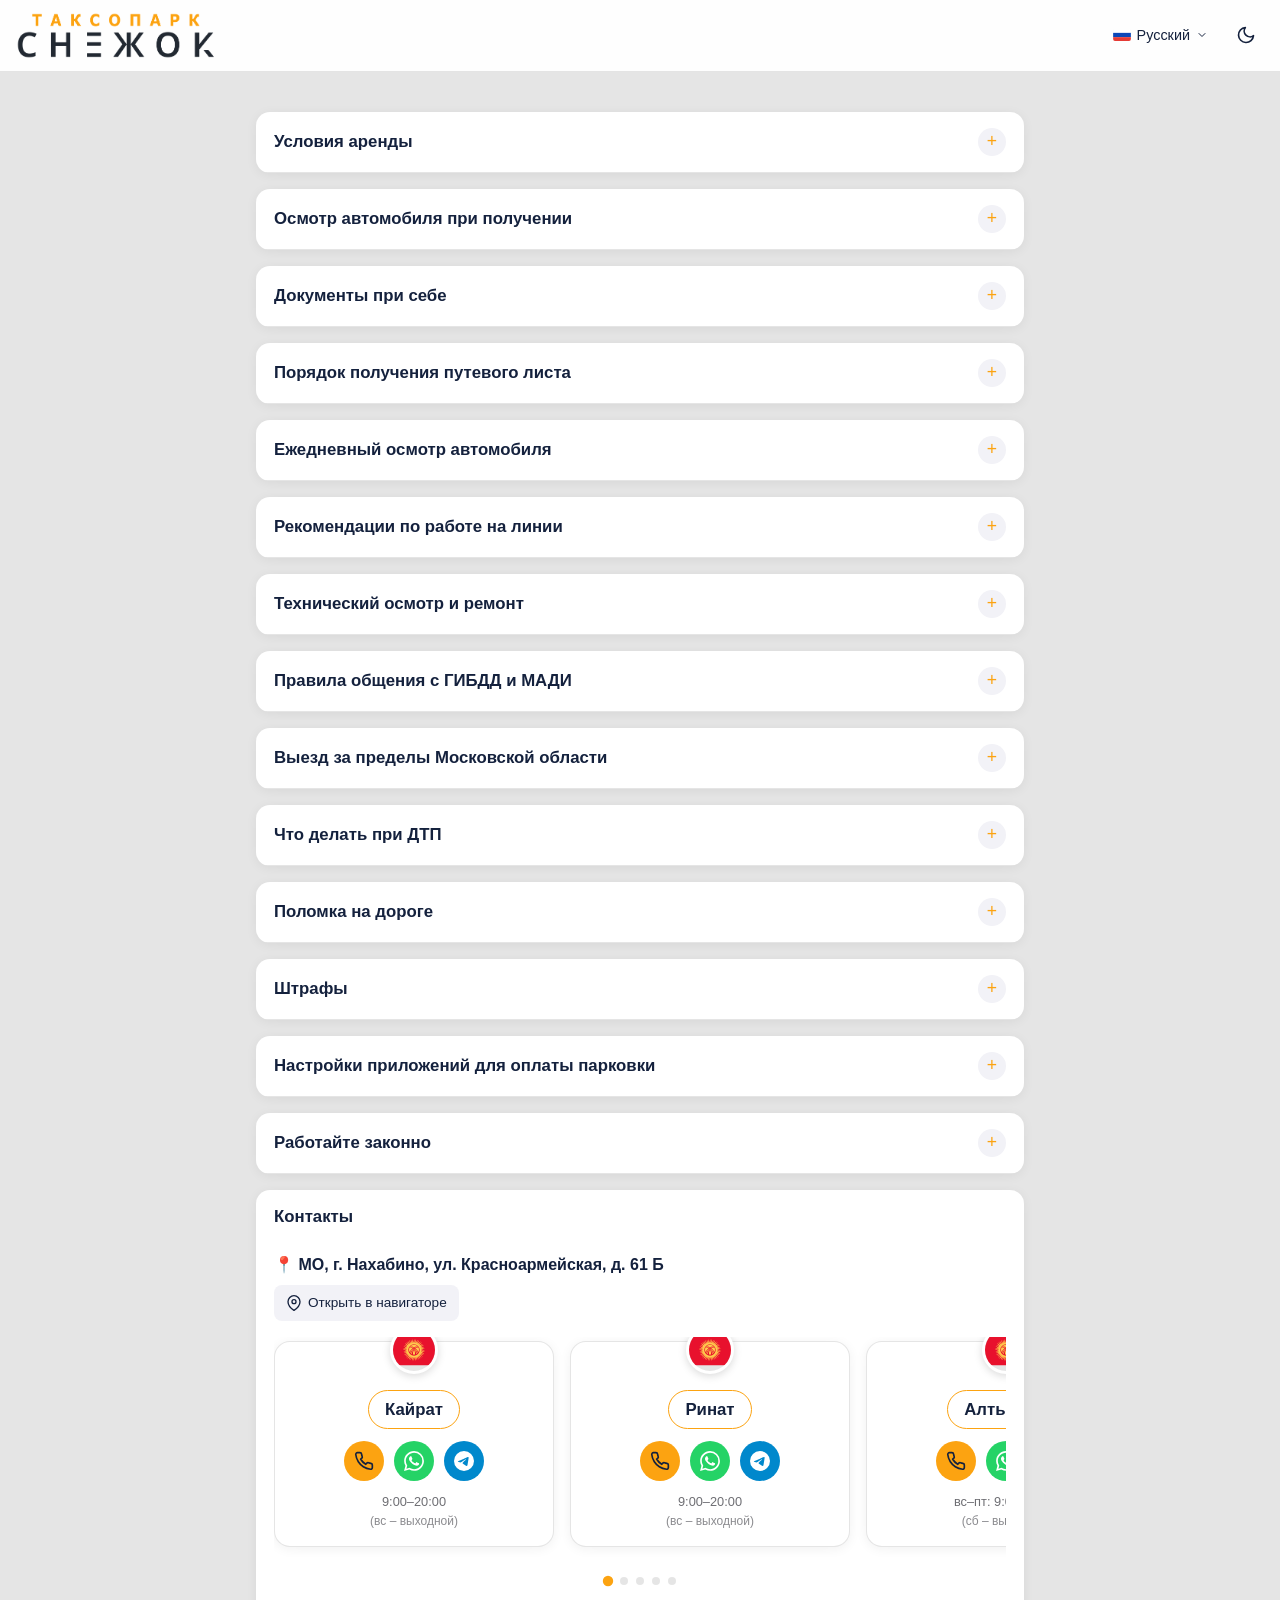
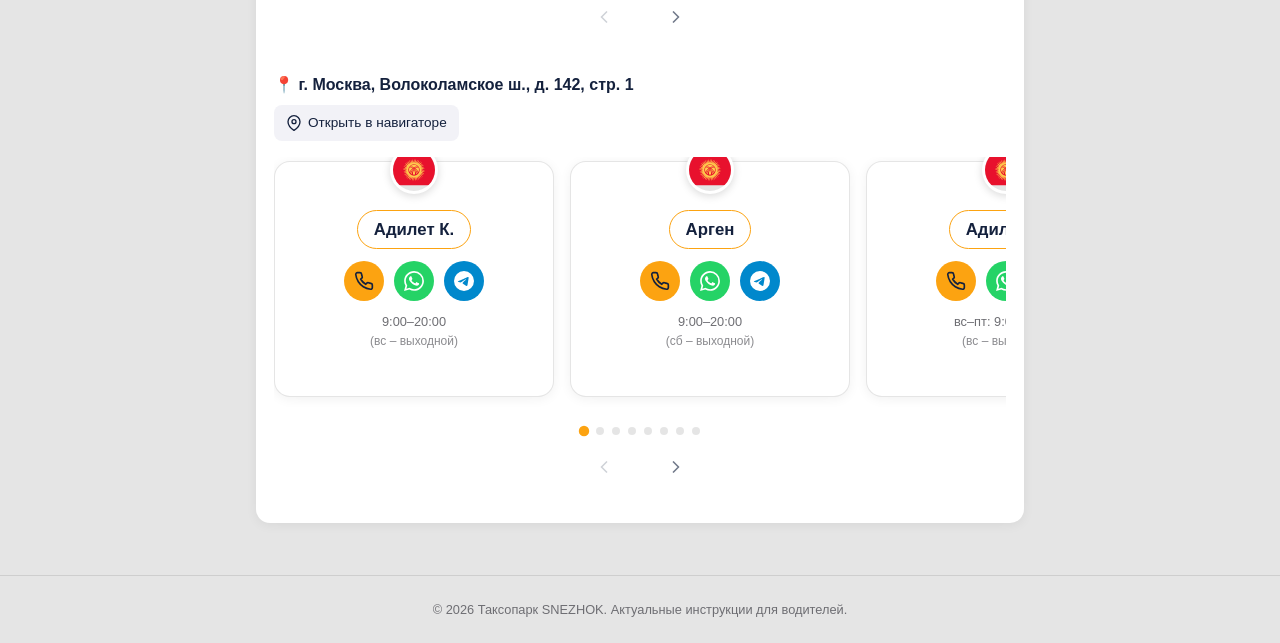
<file: index.html>
<!DOCTYPE html>
<html lang="ru" data-theme="light">
<head>
  <meta charset="UTF-8">
  <meta name="viewport" content="width=device-width, initial-scale=1.0">
  <title>Таксопарк SNEZHOK</title>
  <link rel="stylesheet" href="style.css">
</head>
<body>
  <header class="header">
   <div class="logo">
    <img src="img/logo/logo2.svg" alt="SNEZHOK" class="logo-image" fetchpriority="high">
</div>

    <div class="header-controls">
      <div class="lang-dropdown">
        <button class="lang-btn" id="lang-toggle" aria-label="Выбрать язык">
          <div id="current-flag-container"></div>
          <span id="current-lang-label">Русский</span>
          <svg class="icon-chevron" viewBox="0 0 24 24" fill="none" stroke="currentColor" stroke-width="2" stroke-linecap="round" stroke-linejoin="round"><path d="M6 9l6 6 6-6"/></svg>
        </button>
               <div class="dropdown-menu" id="lang-menu" role="listbox">
          <a class="lang-option" href="index.html" role="option"><img class="flag" src="img/flags/ru.svg" alt="Россия"><span>Русский</span></a>
          <a class="lang-option" href="kg.html" role="option"><img class="flag" src="img/flags/kg.svg" alt="Кыргызстан"><span>Кыргызча</span></a>
          <a class="lang-option" href="kz.html" role="option"><img class="flag" src="img/flags/kz.svg" alt="Казахстан"><span>Қазақша</span></a>
          <a class="lang-option" href="tj.html" role="option"><img class="flag" src="img/flags/tj.svg" alt="Таджикистан"><span>Тоҷикӣ</span></a>
          <a class="lang-option" href="tm.html" role="option"><img class="flag" src="img/flags/tm.svg" alt="Туркменистан"><span>Türkmençe</span></a>
          <a class="lang-option" href="uz.html" role="option"><img class="flag" src="img/flags/uz.svg" alt="Узбекистан"><span>Oʻzbekcha</span></a>
        </div>
      </div>

      <button class="icon-btn" id="theme-toggle" aria-label="Переключить тему">
        <svg class="icon sun" viewBox="0 0 24 24" fill="none" stroke="currentColor" stroke-width="2" stroke-linecap="round" stroke-linejoin="round"><circle cx="12" cy="12" r="5"/><path d="M12 1v2M12 21v2M4.22 4.22l1.42 1.42M18.36 18.36l1.42 1.42M1 12h2M21 12h2M4.22 19.78l1.42-1.42M18.36 5.64l1.42-1.42"/></svg>
        <svg class="icon moon" viewBox="0 0 24 24" fill="none" stroke="currentColor" stroke-width="2" stroke-linecap="round" stroke-linejoin="round"><path d="M21 12.79A9 9 0 1111.21 3 7 7 0 0021 12.79z"/></svg>
      </button>
    </div>
  </header>

  <main class="container">
    <!-- 1. Условия аренды -->
    <section class="accordion-block" id="conditions">
      <div class="accordion-header"><h2>Условия аренды</h2><button class="accordion-toggle" aria-expanded="true"><span class="icon-minus">−</span><span class="icon-plus">+</span></button></div>
      <div class="accordion-body">
        <ul class="check-list">
          <li>Минимальный срок аренды – <strong>14 дней</strong>.</li>
          <li>Первый день аренды – <strong>бесплатно</strong> (для новых водителей).</li>
          <li>Сдача автомобиля: понедельник – пятница.</li>
          <li>Оповестить начальника колонны о сдаче автомобиля необходимо <strong>за 3 дня</strong>.</li>
          <li>Списание аренды происходит ежедневно в <strong>12:00</strong>.</li>
          <li>Комиссия парка – <strong>3%</strong>.</li>
        </ul>
        <div class="info-block">
          <h3>Внутренняя страховка компании (КАСКО)</h3>
          <p>Стоимость: <strong>+100 ₽/день</strong>.</p>
          <p>В случае значительного повреждения автомобиля водитель оплачивает не более <strong>20 000 ₽</strong>, остальные расходы покрывает компания.</p>
          <p class="warning-text">Данная опция <strong>не действует</strong> в случае:</p>
          <ul>
            <li>передачи автомобиля постороннему лицу;</li>
            <li>нахождения за рулём в состоянии опьянения;</li>
            <li>грубого нарушения правил дорожного движения;</li>
            <li>умышленного повреждения автомобиля;</li>
            <li>уезда с места ДТП;</li>
            <li>отсутствия документов об оформлении ДТП;</li>
            <li>если машина была неисправна, и вы знали об этом;</li>
            <li>использования авто в личных целях.</li>
          </ul>
        </div>
        <p><strong>Водитель несёт материальную ответственность за:</strong> сколы, царапины, вмятины, повреждение ходовой части, покрышки, диски, стёкла автомобиля и иные повреждения.</p>
        <p>Оплата штрафов и проезда по ЦКАД и МСД производится автоматически со счёта мобильного приложения водителя. Штрафы свыше <strong>1 000 ₽</strong> списываются по <strong>1 000 ₽ ежедневно</strong>.</p>
        <div class="recommendation-box">
          <svg class="rec-icon" viewBox="0 0 24 24" fill="none" stroke="currentColor" stroke-width="2" stroke-linecap="round" stroke-linejoin="round"><circle cx="12" cy="12" r="10"/><line x1="15" y1="9" x2="9" y2="15"/><line x1="9" y1="9" x2="15" y2="15"/></svg>
          <div class="rec-content"><strong>Запрещена</strong> передача автомобиля другому лицу и нецелевое использование автомобиля.</div>
        </div>
      </div>
    </section>

    <!-- 2. Осмотр автомобиля -->
    <section class="accordion-block" id="car-inspect">
      <div class="accordion-header"><h2>Осмотр автомобиля при получении</h2><button class="accordion-toggle" aria-expanded="false"><span class="icon-minus">−</span><span class="icon-plus">+</span></button></div>
      <div class="accordion-body">
        <h3>Внешний вид:</h3>
        <ul class="check-list"><li>оклейка кузова;</li><li>наличие повреждений (царапин, вмятин и т.д.);</li><li>состояние салона;</li><li>состояние колёс;</li><li>целостность лобового стекла.</li></ul>
        <h3>Техническое состояние:</h3>
        <ul class="check-list"><li>уровень масла, тормозной и охлаждающей жидкостей;</li><li>состояние ремня генератора;</li><li>состояние аккумулятора.</li></ul>
        <h3>Световые приборы:</h3>
        <ul class="check-list"><li>габаритные огни, фары, поворотники, стоп-сигналы, лампы заднего хода.</li></ul>
        <h3>Наличие оборудования:</h3>
        <ul class="check-list"><li>шашка на крышу, боковые шашки;</li><li>знак аварийной остановки, огнетушитель, аптечка;</li><li>запасное колесо, домкрат, баллонный ключ.</li></ul>
        <div class="recommendation-box">
          <svg class="rec-icon" viewBox="0 0 24 24" fill="none" stroke="currentColor" stroke-width="2" stroke-linecap="round" stroke-linejoin="round"><path d="M14 2H6a2 2 0 00-2 2v16a2 2 0 002 2h12a2 2 0 002-2V8z"/><polyline points="14 2 14 8 20 8"/><line x1="16" y1="13" x2="8" y2="13"/><line x1="16" y1="17" x2="8" y2="17"/><polyline points="10 9 9 9 8 9"/></svg>
          <div class="rec-content">При получении автомобиля проверьте документы, сроки действия документов, сверьте регистрационные номера с документами.</div>
        </div>
      </div>
    </section>

    <!-- 3. Документы (КАРУСЕЛЬ) -->
    <section class="accordion-block" id="documents">
      <div class="accordion-header"><h2>Документы при себе</h2><button class="accordion-toggle" aria-expanded="false"><span class="icon-minus">−</span><span class="icon-plus">+</span></button></div>
      <div class="accordion-body">
        <div class="doc-carousel-wrapper">
          <div class="doc-carousel" id="doc-carousel">
            <div class="carousel-slide"><img src="img/driver_license/driver_license.webp" loading="lazy" alt="Водительское удостоверение"><p class="carousel-caption">Водительское удостоверение <span class="text-secondary">(проверьте срок действия)</span></p></div>
            <div class="carousel-slide"><img src="img/sts/sts_2.webp" loading="lazy" alt="Свидетельство о регистрации"><p class="carousel-caption">Свидетельство о регистрации (СТС) <span class="text-secondary">(проверьте срок действия)</span></p></div>
            <div class="carousel-slide"><img src="img/save/save.webp" loading="lazy" alt="Страховой полис ОСАГО"><p class="carousel-caption">Страховой полис ОСАГО <span class="text-secondary">(проверьте срок действия)</span></p></div>
            <div class="carousel-slide"><img src="img/diagnostic/diag_card.webp" loading="lazy" alt="Диагностическая карта"><p class="carousel-caption">Диагностическая карта <span class="text-secondary">(проверьте срок действия)</span></p></div>
            <div class="carousel-slide"><img src="img/road_list/road_list.webp" loading="lazy" alt="Заполненный путевой лист"><p class="carousel-caption">Заполненный путевой лист</p></div>
          </div>
          <div class="carousel-indicators" id="doc-indicators">
            <button class="indicator active" data-index="0"></button>
            <button class="indicator" data-index="1"></button>
            <button class="indicator" data-index="2"></button>
            <button class="indicator" data-index="3"></button>
            <button class="indicator" data-index="4"></button>
          </div>
          <!-- Стрелки навигации (добавить после КАЖДОГО carousel-indicators) -->
<div class="carousel-arrows">
  <button class="arrow-btn arrow-left" aria-label="Предыдущий слайд">
    <svg viewBox="0 0 24 24" fill="none" stroke="currentColor" stroke-width="2" stroke-linecap="round" stroke-linejoin="round"><path d="M15 18l-6-6 6-6"/></svg>
  </button>
  <button class="arrow-btn arrow-right" aria-label="Следующий слайд">
    <svg viewBox="0 0 24 24" fill="none" stroke="currentColor" stroke-width="2" stroke-linecap="round" stroke-linejoin="round"><path d="M9 18l6-6-6-6"/></svg>
  </button>
</div>
        </div>
      </div>
    </section>

    <!-- 4. Путевой лист -->
    <section class="accordion-block" id="waybill">
      <div class="accordion-header"><h2>Порядок получения путевого листа</h2><button class="accordion-toggle" aria-expanded="false"><span class="icon-minus">−</span><span class="icon-plus">+</span></button></div>
      <div class="accordion-body">
        <ol class="step-list">
          <li>По прибытии в парк, получите у механика документы на автомобиль, карточку фрахтовщика (перевозчика), путевой лист, «шашку» на крышу. Ставите <span class="highlight">подпись</span> о получении.</li>
          <li>Проходите медицинское освидетельствование (общее самочувствие, температура тела, артериальное давление, проверка на состояние опьянения), ставите <span class="highlight">время</span> и подпись у ответственного.</li>
          <li>Получаете у механика ключи от автомобиля и производите осмотр автомобиля. После завершения осмотра, <span class="highlight">время</span> и подпись у механика о выдаче транспортного средства.</li>
          <li>Ставите свою <span class="highlight">подпись</span> о приеме транспортного средства в технически исправном состоянии.</li>
          <li>Ставите <span class="highlight">подпись</span> в графе об осведомленности о действиях в случае утери «шашек», путевого листа или карты фрахтовщика.</li>
          <li>На выезде из парка ставите отметку о <span class="highlight">времени</span> выезда.</li>
          <li>Отметка о <span class="highlight">километраже</span> автомобиля на момент выезда.</li>
        </ol>

        <div class="waybill-warning">
          <svg class="warning-icon" viewBox="0 0 24 24" fill="none" stroke="currentColor" stroke-width="2" stroke-linecap="round" stroke-linejoin="round"><circle cx="12" cy="12" r="10"/><line x1="12" y1="8" x2="12" y2="12"/><line x1="12" y1="16" x2="12.01" y2="16"/></svg>
          <div>Неправильное заполнение путевого листа влечёт наложение штрафа в размере <strong>100 000 ₽</strong> и помещение автомобиля на штрафстоянку сроком до <strong>2 месяцев</strong>.</div>
        </div>

        <div class="info-note">
          <svg class="note-icon" viewBox="0 0 24 24" fill="none" stroke="currentColor" stroke-width="2" stroke-linecap="round" stroke-linejoin="round"><circle cx="12" cy="12" r="10"/><line x1="12" y1="16" x2="12" y2="12"/><line x1="12" y1="8" x2="12.01" y2="8"/></svg>
          <span>В отдельных случаях возможен выезд механика и медицинского работника к водителю.</span>
        </div>
      </div>
    </section>

        <!-- 5. Ежедневный осмотр -->
    <section class="accordion-block" id="daily-inspect">
      <div class="accordion-header"><h2>Ежедневный осмотр автомобиля</h2><button class="accordion-toggle" aria-expanded="false"><span class="icon-minus">−</span><span class="icon-plus">+</span></button></div>
      <div class="accordion-body">
        <ul class="check-list">
          <li>Обойдите автомобиль вокруг, убедитесь в отсутствии повреждений.</li>
          <li>Проверьте колёса.</li>
          <li>Проверьте уровень жидкостей, ремень на трещины, состояние аккумулятора и крепление клемм, отсутствие течи.</li>
          <li>Проверьте документы и сроки их действия.</li>
          <li>Убедитесь в чистоте автомобиля.</li>
        </ul>
        <div class="info-block">
          <h3>Если обнаружили повреждения на месте стоянки:</h3>
          <ol class="step-list"><li>Позвоните начальнику колонны.</li><li>Не трогая машину, сфотографируйте её со всех сторон, зафиксируйте повреждения общим планом и крупно.</li><li>Вызовите полицию для оформления происшествия.</li></ol>
        </div>

        <!-- Карусель фотографий осмотра -->
        <div class="doc-carousel-wrapper" style="margin-top: 20px;">
          <div class="doc-carousel" id="inspection-carousel">
            <div class="carousel-slide"><img src="img/auto/granta.webp" loading="lazy" alt="lada_granta"><p class="carousel-caption">Lada Granta</p></div>
            <div class="carousel-slide"><img src="img/auto/h5.webp" loading="lazy" alt="Hongqi_h5"><p class="carousel-caption">Hongqi H5</p></div>
            <div class="carousel-slide"><img src="img/auto/jac.webp" loading="lazy" alt="jac_j7"><p class="carousel-caption">Jac J7</p></div>
            <div class="carousel-slide"><img src="img/auto/jetta.webp" loading="lazy" alt="Volkswagen_jetta"><p class="carousel-caption">Volkswagen Jetta</p></div>
            <div class="carousel-slide"><img src="img/auto/kaiyi.webp" loading="lazy" alt="kaiyi_e5"><p class="carousel-caption">Kaiyi E5</p></div>
            <div class="carousel-slide"><img src="img/auto/moscvich.webp" loading="lazy" alt="moscvich"><p class="carousel-caption">Москвич 3</p></div>
            <div class="carousel-slide"><img src="img/auto/polo.webp" loading="lazy" alt="Volkswagen_polo"><p class="carousel-caption">Volkswagen Polo</p></div>
            <div class="carousel-slide"><img src="img/auto/rapid.webp" loading="lazy" alt="Skoda_rapid"><p class="carousel-caption">Skoda Rapid</p></div>
            <div class="carousel-slide"><img src="img/auto/baic.webp" loading="lazy" alt="baic_e5plus"><p class="carousel-caption">Baic E5 plus</p></div>
          </div>
          <div class="carousel-indicators" id="inspection-indicators">
            <button class="indicator active" data-index="0"></button>
            <button class="indicator" data-index="1"></button>
            <button class="indicator" data-index="2"></button>
            <button class="indicator" data-index="3"></button>
            <button class="indicator" data-index="4"></button>
            <button class="indicator" data-index="5"></button>
            <button class="indicator" data-index="6"></button>
            <button class="indicator" data-index="7"></button>
            <button class="indicator" data-index="8"></button>
          </div>
          <!-- Стрелки навигации (добавить после КАЖДОГО carousel-indicators) -->
<div class="carousel-arrows">
  <button class="arrow-btn arrow-left" aria-label="Предыдущий слайд">
    <svg viewBox="0 0 24 24" fill="none" stroke="currentColor" stroke-width="2" stroke-linecap="round" stroke-linejoin="round"><path d="M15 18l-6-6 6-6"/></svg>
  </button>
  <button class="arrow-btn arrow-right" aria-label="Следующий слайд">
    <svg viewBox="0 0 24 24" fill="none" stroke="currentColor" stroke-width="2" stroke-linecap="round" stroke-linejoin="round"><path d="M9 18l6-6-6-6"/></svg>
  </button>
</div>
        </div>

      </div>
    </section>

    <!-- 6. Рекомендации -->
    <section class="accordion-block" id="work-tips">
      <div class="accordion-header"><h2>Рекомендации по работе на линии</h2><button class="accordion-toggle" aria-expanded="false"><span class="icon-minus">−</span><span class="icon-plus">+</span></button></div>
      <div class="accordion-body">
        <p>Самое выгодное время для работы: <strong>05:00–11:00</strong> и <strong>15:00–20:00</strong>. В эти часы спрос максимальный.</p>
        <p>Ваш комфорт и безопасность важнее всего. Усталость снижает концентрацию, поэтому обязательно делайте перерывы и высыпайтесь.</p>
        <div class="recommendation-box">
          <svg class="rec-icon" viewBox="0 0 24 24" fill="none" stroke="currentColor" stroke-width="2" stroke-linecap="round" stroke-linejoin="round"><circle cx="12" cy="12" r="10"/><polyline points="12 6 12 12 16 14"/></svg>
          <div class="rec-content">Советуем заправлять и мыть автомобиль заранее, ещё с вечера. Это сэкономит утренние часы и позволит избежать ненужной спешки перед выездом.</div>
        </div>
      </div>
    </section>

    <!-- 7. ТО и ремонт -->
    <section class="accordion-block" id="tech-service">
      <div class="accordion-header"><h2>Технический осмотр и ремонт</h2><button class="accordion-toggle" aria-expanded="false"><span class="icon-minus">−</span><span class="icon-plus">+</span></button></div>
      <div class="accordion-body">
        <ul class="check-list">
          <li>ТО проводится каждые <strong>10 000 км</strong>.</li>
          <li>Ремонт и обслуживание – <strong>только в автосервисе таксопарка</strong>.</li>
          <li>Запись на ТО и ремонт – <strong>за 3 дня</strong> до визита.</li>
          <li>Любое самостоятельное вмешательство (ремонт, замена запчасти, долив масла) – <strong>только после согласования с начальником колонны</strong>.</li>
        </ul>
        <div class="recommendation-box">
          <svg class="rec-icon" viewBox="0 0 24 24" fill="none" stroke="currentColor" stroke-width="2" stroke-linecap="round" stroke-linejoin="round"><path d="M14.7 6.3a1 1 0 000 1.4l1.6 1.6a1 1 0 001.4 0l3.77-3.77a6 6 0 01-7.94 7.94l-6.91 6.91a2.12 2.12 0 01-3-3l6.91-6.91a6 6 0 017.94-7.94l-3.76 3.76z"/></svg>
          <div class="rec-content">При получении автомобиля узнайте у начальника колонны, через сколько километров вам нужно приехать на техническое обслуживание.</div>
        </div>
      </div>
    </section>

    <!-- 8. ГИБДД и МАДИ -->
    <section class="accordion-block" id="police-rules">
      <div class="accordion-header"><h2>Правила общения с ГИБДД и МАДИ</h2><button class="accordion-toggle" aria-expanded="false"><span class="icon-minus">−</span><span class="icon-plus">+</span></button></div>
      <div class="accordion-body">
        <ul class="check-list">
          <li>Ведите себя спокойно, не торопитесь, общайтесь вежливо.</li>
          <li>Не провоцируйте конфликт (грубость, повышенный тон).</li>
          <li>Не используйте фразы: «На каком основании?», «Причина остановки?», «Не имеете права» и т.п.</li>
          <li>Если оформляют протокол, вежливо попросите объяснить причину.</li>
          <li>Если не понимаете – просите переводчика. <strong>Не подписывайте документы, смысл которых вам не ясен.</strong></li>
          <li>Немедленно сообщите начальнику колонны о составлении протокола.</li>
          <li>Если не уверены в законности действий сотрудников – звоните начальнику колонны!</li>
        </ul>
        <div class="info-block">
          <h3>Проверка МАДИ</h3>
          <p>Сотрудники МАДИ могут проверить наличие «шашек», карточки фрахтовщика, путевого листа и обеспечение безопасности перевозок.</p>
          <p><strong>Важно:</strong> сотрудник МАДИ не имеет права останавливать автомобиль для проверки документов. Это делают только сотрудники полиции. Однако если сотрудник МАДИ подошёл самостоятельно и запросил документы – предоставьте их, не вступайте в спор.</p>
        </div>
      </div>
    </section>

        <!-- 9. Выезд за МКАД -->
    <section class="accordion-block" id="outside-mo">
      <div class="accordion-header"><h2>Выезд за пределы Московской области</h2><button class="accordion-toggle" aria-expanded="false"><span class="icon-minus">−</span><span class="icon-plus">+</span></button></div>
      <div class="accordion-body">
        
        <!-- Изображение после заголовка -->
        <div class="section-image-wrapper">
          <img src="img/get_out/out.webp" loading="lazy" alt="Выезд за пределы Московской области" class="section-image">
        </div>

        <div class="waybill-warning">
          <svg class="warning-icon" viewBox="0 0 24 24" fill="none" stroke="currentColor" stroke-width="2" stroke-linecap="round" stroke-linejoin="round"><circle cx="12" cy="12" r="10"/><line x1="12" y1="8" x2="12" y2="12"/><line x1="12" y1="16" x2="12.01" y2="16"/></svg>
          <div>Звонок начальнику колонны перед выездом за пределы Московской области <strong>обязателен</strong>.</div>
        </div>
        <p>В случае поломки или ДТП за пределами Московской области эвакуатор оплачивается <strong>водителем</strong>.</p>
      </div>
    </section>

    <!-- 10. ДТП -->
    <section class="accordion-block" id="accident">
      <div class="accordion-header"><h2>Что делать при ДТП</h2><button class="accordion-toggle" aria-expanded="false"><span class="icon-minus">−</span><span class="icon-plus">+</span></button></div>
      <div class="accordion-body">
        <ol class="step-list">
          <li>Остановитесь, включите аварийную сигнализацию, выставьте знак. За городом наденьте светоотражающий жилет.</li>
          <li>Если есть пострадавшие – вызовите скорую (<strong>103</strong> или <strong>112</strong>). Не оказывайте первую помощь, если не умеете.</li>
          <li>Сфотографируйте место ДТП, повреждения всех автомобилей, их номера и пришлите начальнику колонны.</li>
          <li>Дождитесь сотрудника ГИБДД.</li>
        </ol>
        <div class="info-block">
          <h3>Если сотрудник ГИБДД просит освободить проезжую часть:</h3>
          <ul><li>Припаркуйтесь, соблюдая правила. Не ставьте автомобиль под знак <img src="img/taxi_parking/3_27.webp" loading="lazy" alt="3.27" class="traffic-sign">.</li><li>Оплатите платную парковку.</li><li>Не нарушайте иные правила ПДД.</li></ul>
        </div>
        <h3>Условия для оформления европротокола:</h3>
        <ul><li>Начальник колонны одобрил европротокол;</li><li>В ДТП только 2 ТС, нет пострадавших;</li><li>У обоих водителей действующий ОСАГО;</li><li>Оба согласны на европротокол, не повреждена инфраструктура, расположение ТС не менялось.</li></ul>
        <p><em>Европротокол – крайняя мера. Делайте всё возможное для оформления через ГИБДД.</em></p>
        <div class="recommendation-box">
          <svg class="rec-icon" viewBox="0 0 24 24" fill="none" stroke="currentColor" stroke-width="2" stroke-linecap="round" stroke-linejoin="round"><circle cx="12" cy="12" r="10"/><polyline points="12 6 12 12 16 14"/></svg>
          <div class="rec-content">После составления европротокола дождитесь, пока второй участник ДТП уедет первым.</div>
        </div>
        <p class="danger">При ДТП по вашей вине эвакуатор оплачиваете вы.</p>
      </div>
    </section>

    <!-- 11. Поломка -->
    <section class="accordion-block" id="breakdown">
      <div class="accordion-header"><h2>Поломка на дороге</h2><button class="accordion-toggle" aria-expanded="false"><span class="icon-minus">−</span><span class="icon-plus">+</span></button></div>
      <div class="accordion-body">
        <ol class="step-list">
          <li>Остановитесь, соблюдая ПДД и технику безопасности.</li>
          <li>Выставьте знак аварийной остановки.</li>
          <li>Высадите пассажиров.</li>
          <li>Позвоните начальнику колонны для вызова механика или эвакуатора.</li>
        </ol>
        <div class="recommendation-box">
          <svg class="rec-icon" viewBox="0 0 24 24" fill="none" stroke="currentColor" stroke-width="2" stroke-linecap="round" stroke-linejoin="round"><circle cx="12" cy="12" r="10"/><polyline points="12 6 12 12 16 14"/></svg>
          <div class="rec-content">Если вынуждены встать на платной парковке – оплатите её. В дальнейшем вы получите компенсацию.</div>
        </div>
      </div>
    </section>

          <!-- 12. Штрафы -->
    <section class="accordion-block" id="fines">
      <div class="accordion-header"><h2>Штрафы</h2><button class="accordion-toggle" aria-expanded="false"><span class="icon-minus">−</span><span class="icon-plus">+</span></button></div>
      <div class="accordion-body">
        <p class="warning-text">Суммы указаны полностью без учёта льгот. Многие штрафы можно оплатить со скидкой 25–50%.</p>
        
        <div class="fine-item">
          <h3>Отсутствие карты фрахтовщика</h3>
          <p>Штраф: <strong class="price">30 000 ₽</strong>. Должна быть на передней панели справа.</p>
          <div class="fine-image-wrapper">
            <img src="img/taxi_card/taxi_card.webp" loading="lazy" alt="Карта фрахтовщика" class="fine-image">
          </div>
        </div>

        <div class="fine-item">
          <h3>Отсутствие фонаря «Такси» или «шашек»</h3>
          <p>Штраф: <strong class="price">50 000 ₽</strong>.</p>
          <div class="fine-image-wrapper">
            <img src="img/taxi_hat/taxi_hat.webp" loading="lazy" alt="Фонарь такси" class="fine-image">
          </div>
          <div class="recommendation-box">
            <svg class="rec-icon" viewBox="0 0 24 24" fill="none" stroke="currentColor" stroke-width="2" stroke-linecap="round" stroke-linejoin="round"><circle cx="12" cy="12" r="10"/><line x1="12" y1="8" x2="12" y2="12"/><line x1="12" y1="16" x2="12.01" y2="16"/></svg>
            <div class="rec-content">После работы снимайте фонарь и кладите на пол со стороны водителя. Так фонарь не украдут, а при выходе на линию вы не забудете его установить. Не стоит класть фонарь в багажник.</div>
          </div>
        </div>

        <div class="fine-item">
          <h3>Парковка на газоне и тротуаре</h3>
          <p>Штраф: <strong class="price">300 000 ₽</strong>.</p>
          <div class="fine-image-wrapper">
            <img src="img/grass/grass.webp" loading="lazy" alt="Парковка на газоне" class="fine-image">
          </div>
          <div class="recommendation-box">
            <svg class="rec-icon" viewBox="0 0 24 24" fill="none" stroke="currentColor" stroke-width="2" stroke-linecap="round" stroke-linejoin="round"><circle cx="12" cy="12" r="10"/><line x1="12" y1="8" x2="12" y2="12"/><line x1="12" y1="16" x2="12.01" y2="16"/></svg>
            <div class="rec-content">Паркуйте машину так, чтобы все четыре колеса стояли на асфальте проезжей части. Не ставьте машину на тротуар для пешеходов и на бордюр.</div>
          </div>
        </div>

        <div class="fine-item">
          <h3>Нарушение правил перевозки детей</h3>
          <p>Штраф: <strong class="price">200 000 ₽</strong>. Отсутствие/неподходящее/неправильно установленное кресло или непристёгнутый ребёнок.</p>
          <div class="fine-image-wrapper">
            <img src="img/child/child_chair.webp" loading="lazy" alt="Детское кресло" class="fine-image">
          </div>
          <!-- Карусель изображений -->
          <div class="doc-carousel-wrapper" style="margin-top: 16px;">
            <div class="doc-carousel" id="children-carousel">
              <div class="carousel-slide"><img src="img/child/boy.webp" loading="lazy" alt="Детское кресло пример 1"><p class="carousel-caption">Рост ребёнка от 150 см</p></div>
              <div class="carousel-slide"><img src="img/child/good.webp" loading="lazy" alt="Детское кресло пример 2"><p class="carousel-caption">Правильно. Ремень проходит через плечо.</p></div>
              <div class="carousel-slide"><img src="img/child/not_good.webp" loading="lazy" alt="Детское кресло пример 3"><p class="carousel-caption">Неправильно. Ремень проходит через шею.</p></div>
            </div>
            <div class="carousel-indicators" id="children-indicators">
              <button class="indicator active" data-index="0"></button>
              <button class="indicator" data-index="1"></button>
              <button class="indicator" data-index="2"></button>
            </div>
            <!-- Стрелки навигации (добавить после КАЖДОГО carousel-indicators) -->
<div class="carousel-arrows">
  <button class="arrow-btn arrow-left" aria-label="Предыдущий слайд">
    <svg viewBox="0 0 24 24" fill="none" stroke="currentColor" stroke-width="2" stroke-linecap="round" stroke-linejoin="round"><path d="M15 18l-6-6 6-6"/></svg>
  </button>
  <button class="arrow-btn arrow-right" aria-label="Следующий слайд">
    <svg viewBox="0 0 24 24" fill="none" stroke="currentColor" stroke-width="2" stroke-linecap="round" stroke-linejoin="round"><path d="M9 18l6-6-6-6"/></svg>
  </button>
</div>
          </div>

          <div class="recommendation-box">
          <svg class="rec-icon" viewBox="0 0 24 24" fill="none" stroke="currentColor" stroke-width="2" stroke-linecap="round" stroke-linejoin="round"><circle cx="12" cy="12" r="10"/><path d="M12 16v-4"/><path d="M12 8h.01"/></svg>
            <div class="rec-content">Если у клиента нет детского кресла — попросите отменить заказ. Если клиент отказывается отменять заказ, оставайтесь на месте. Свяжитесь со службой поддержки, опишите ситуацию и дождитесь автоматической отмены заказа.</div>
          </div>

          <div class="age-notice">
            <svg class="notice-icon" viewBox="0 0 24 24" fill="none" stroke="currentColor" stroke-width="2" stroke-linecap="round" stroke-linejoin="round"><circle cx="12" cy="12" r="10"/><path d="M12 16v-4"/><path d="M12 8h.01"/></svg>
            <div><strong>Дети младше 12 лет, ростом выше 150 см и весом более 36 кг, могут ехать сзади с обычными ремнями.</strong></div>
          </div>
        </div>

       <div class="fine-item">
  <h3>Опьянение или отказ от медосвидетельствования</h3>
  <p>Штраф: <strong class="price">145 000 ₽</strong> + лишение прав на 1,5–2 года. <strong>Всегда соглашайтесь на прохождение медицинского освидетельствования!</strong></p>

  <div class="fine-image-wrapper" style="margin-top: 16px;">
    <img src="img/alko/alko.webp" loading="lazy" alt="Прохождение освидетельствования" class="fine-image">
  </div>
    <p>Некоторые лекарства влияют на реакцию. Перед приёмом проверяйте инструкцию.</p>
  <div class="meds-block">
    <p class="danger">⛔ Запрещено!</p>
    <p>Андипал, Беллатаминал, Валокордин, Валосердин, Каффетин, Корвалдин, Корвалол, Омнопон, Пентабуфен, Пенталгин-Н, Пентанов, Пливалгин, Седал, Седальгин Нео, Солпадеин, Тедеин, Теофедрин, Терпинкод, Тофф Плюс</p>
    <p class="warning-text">⚠️ С осторожностью!</p>
    <p>Алпразолам, Антигриппин, Атаракс, Габапентин, Диазепам, Димедрол, Лавокодин, Лоперамид, Сиропы (на спирту), Супрастин, Тавегил, Телфаст, Феназепам, Фенибут, Цетрин и др.</p>
  </div>
</div>

       <div class="fine-item">
  <h3>Проезд на запрещающий сигнал / пересечение стоп-линии</h3>
  <p>Штраф: <strong class="price">7 500 ₽</strong>.</p>
  
  <p><strong>Жёлтый сигнал запрещает движение.</strong> Останавливайтесь до линии, если можете безопасно затормозить.</p>
  
  <div class="recommendation-box">
    <svg class="rec-icon" viewBox="0 0 24 24" fill="none" stroke="currentColor" stroke-width="2" stroke-linecap="round" stroke-linejoin="round"><circle cx="12" cy="12" r="10"/><path d="M12 16v-4"/><path d="M12 8h.01"/></svg>
    <div class="rec-content">
      <p><strong>Что считается нарушением:</strong></p>
      <ul class="check-list" style="margin: 8px 0 0 16px; padding-left: 8px;">
        <li>Проезд на красный или жёлтый сигнал светофора</li>
        <li>Пересечение стоп-линии передней частью автомобиля</li>
        <li>Выезд за стоп-линию при запрещающем жесте регулировщика</li>
      </ul>
    </div>
  </div>
  
  <p style="margin-top: 12px;"><strong>Совет:</strong> Подъезжая к перекрёстку, заранее снижайте скорость. Если загорелся жёлтый — тормозите, а не ускоряйтесь.</p>
</div>

        <div class="fine-item">
          <h3>Движение под «кирпич» на автобусной полосе</h3>
          <p>Штраф: <strong class="price">4 500 ₽</strong>.</p>
          <div class="fine-image-wrapper">
            <img src="img/brick/brick.webp" loading="lazy" alt="Кирпич" class="fine-image">
          </div>
        </div>

        <div class="fine-item">
          <h3>Остановка под знаком <img src="img/taxi_parking/3_27.webp" loading="lazy" alt="3.27" class="traffic-sign"></h3>
          <p>Штраф: <strong class="price">4 500 ₽</strong>. Сочетание с <img src="img/taxi_parking/5_18.jpeg" loading="lazy" alt="5.18" class="traffic-sign"> или <img src="img/taxi_parking/8_4_14.png" loading="lazy" alt="8.4.14" class="traffic-sign"> разрешает остановку автомобилям такси.</p>
          <div class="fine-image-wrapper">
            <img src="img/taxi_parking/taxi_park.webp" loading="lazy" alt="Парковка такси" class="fine-image">
          </div>
          <div class="fine-image-wrapper">
            <img src="img/taxi_parking/taxi_park_2.webp" loading="lazy" alt="парковка такси 2" class="fine-image">
          </div>
        </div>

        <div class="fine-item">
          <h3>Превышение скорости</h3>
          <ul>
            <li>+20–40 км/ч: <strong class="price">750 ₽</strong></li>
            <li>+40–60 км/ч: <strong class="price">1 500–2 250 ₽</strong></li>
            <li>+60–80 км/ч: <strong class="price">3 000–3 750 ₽</strong> / лишение 4–6 мес.</li>
            <li>+80 км/ч и более: <strong class="price">7 500 ₽</strong> / лишение 6 мес.</li>
          </ul>
          <p>Лимиты: жилые зоны – 20, город – 60, ТТК/магистрали – 80, МКАД – 100.</p>
        </div>

        <div class="fine-item">
          <h3>Движение по обочине</h3>
          <p>Штраф: <strong class="price">2 250 ₽</strong>. Движение по обочине равносильно созданию аварийной ситуации. В случае ДТП виноваты будете вы.</p>
        </div>

       <div class="fine-item">
  <h3>Непристёгнутый ремень</h3>
  <p>Штраф: <strong class="price">1 500 ₽</strong>.</p>
  <p>Ответственность за пассажиров несёт водитель.</p>
</div>

<div class="fine-item">
  <h3>Использование телефона за рулём</h3>
  <p>Штраф: <strong class="price">1 500 ₽</strong>.</p>
  <p>Используйте держатель для телефона и гарнитуру (наушник)</p>
</div>

        <!-- Новая секция о платных парковках -->
        <div class="fine-item" style="margin-top: 20px;">
          <h3>Неоплаченная парковка</h3>
          <p>Штраф: <strong class="price">50 000 ₽</strong></p>
          
          <div class="parking-info-section">
            <div class="parking-image-wrapper">
              <img src="img/toll_park/toll_park.webp" loading="lazy" alt="Знаки платных парковок" class="parking-image">
              <p class="parking-caption">Знаки платных парковок</p>
            </div>

            <div class="parking-text">
              <p>Помните: знак платной парковки установлен не всегда. Иногда есть только синяя разметка. Чтобы не ошибиться, перед парковкой откройте Яндекс Навигатор, Яндекс Про или приложение «Парковки России» — там точно указано, платное ли место.</p>
            </div>

            <div class="parking-image-wrapper">
              <img src="img/toll_park/blue.jpeg" loading="lazy" alt="Разметка платной парковки" class="parking-image">
              <p class="parking-caption">Разметка платной парковки</p>
            </div>

            <div class="parking-reminder">
              <svg class="reminder-icon" viewBox="0 0 24 24" fill="none" stroke="currentColor" stroke-width="2" stroke-linecap="round" stroke-linejoin="round"><circle cx="12" cy="12" r="10"/><polyline points="12 6 12 12 16 14"/></svg>
              <div><strong>Время бесплатной парковки – первые 5 минут!</strong></div>
            </div>

            <div class="parking-reminder danger-reminder">
              <svg class="reminder-icon" viewBox="0 0 24 24" fill="none" stroke="currentColor" stroke-width="2" stroke-linecap="round" stroke-linejoin="round"><circle cx="12" cy="12" r="10"/><line x1="12" y1="8" x2="12" y2="12"/><line x1="12" y1="16" x2="12.01" y2="16"/></svg>
              <div><strong>Внутри ТТК бесплатных парковок нет.</strong></div>
            </div>
          </div>
        </div>

      </div>
    </section>

    <!-- 13. Настройки приложений -->
        <!-- 13. Настройки приложений -->
    <section class="accordion-block" id="apps">
      <div class="accordion-header"><h2>Настройки приложений для оплаты парковки</h2><button class="accordion-toggle" aria-expanded="false"><span class="icon-minus">−</span><span class="icon-plus">+</span></button></div>
      <div class="accordion-body">
        
        <!-- Яндекс ПРО -->
        <h3>Яндекс ПРО</h3>
        <div class="doc-carousel-wrapper" style="margin-top: 12px;">
          <div class="doc-carousel" id="yandex-pro-carousel">
            <div class="carousel-slide"><img src="img/toll_park_instruction/png/1.webp" loading="lazy" alt="Нажмите значок слои"><p class="carousel-caption">Нажмите значок «Слои»</p></div>
            <div class="carousel-slide"><img src="img/toll_park_instruction/png/2.webp" loading="lazy" alt="Включите режим отображения парковок"><p class="carousel-caption">Включите режим отображения парковок</p></div>
            <div class="carousel-slide"><img src="img/toll_park_instruction/png/3.webp" loading="lazy" alt="На карте появятся зоны платной парковки"><p class="carousel-caption">На карте появятся зоны платной парковки и места, где остановка запрещена</p></div>
          </div>
          <div class="carousel-indicators" id="yandex-pro-indicators">
            <button class="indicator active" data-index="0"></button>
            <button class="indicator" data-index="1"></button>
            <button class="indicator" data-index="2"></button>
          </div>
          <!-- Стрелки навигации (добавить после КАЖДОГО carousel-indicators) -->
<div class="carousel-arrows">
  <button class="arrow-btn arrow-left" aria-label="Предыдущий слайд">
    <svg viewBox="0 0 24 24" fill="none" stroke="currentColor" stroke-width="2" stroke-linecap="round" stroke-linejoin="round"><path d="M15 18l-6-6 6-6"/></svg>
  </button>
  <button class="arrow-btn arrow-right" aria-label="Следующий слайд">
    <svg viewBox="0 0 24 24" fill="none" stroke="currentColor" stroke-width="2" stroke-linecap="round" stroke-linejoin="round"><path d="M9 18l6-6-6-6"/></svg>
  </button>
</div>
        </div>

        <!-- Приложение Парковки России - Регистрация -->
<h3 style="margin-top: 24px;">Приложение «Парковки России»</h3>

<div class="app-download-buttons">
  <a href="https://apps.apple.com/bm/app/парковки-россии/id1434426876" target="_blank" class="download-btn">
    <img src="img/logo/appstore.svg" alt="App Store" class="store-icon">
    <span>App Store</span>
  </a>

  <a href="https://play.google.com/store/apps/details?id=ru.mosparking.appnew" target="_blank" class="download-btn">
    <img src="img/logo/playmarket.svg" alt="Google Play" class="store-icon">
    <span>Google Play</span>
  </a>

  <a href="https://appgallery.huawei.com/#/app/C101992459?appId=C101992459&source=appshare&subsource=C101992459" target="_blank" class="download-btn">
    <img src="img/logo/appgallery.svg" alt="AppGallery" class="store-icon">
    <span>AppGallery</span>
  </a>

  <a href="https://apps.rustore.ru/app/ru.mosparking.appnew" target="_blank" class="download-btn">
    <img src="img/logo/rustore.svg" alt="RuStore" class="store-icon">
    <span>RuStore</span>
  </a>
</div>

<p style="margin-top: 16px;"><strong>Настройка:</strong></p>
        <div class="doc-carousel-wrapper" style="margin-top: 12px;">
          <div class="doc-carousel" id="parking-reg-carousel">
            <div class="carousel-slide"><img src="img/toll_park_instruction/png/4.webp" loading="lazy" alt="Нажать кнопку пополнения баланса"><p class="carousel-caption">Нажать кнопку пополнения баланса (в начале у вас будет отображаться 0 ₽)</p></div>
            <div class="carousel-slide"><img src="img/toll_park_instruction/png/5.webp" loading="lazy" alt="Выбрать сумму пополнения"><p class="carousel-caption">Выбрать сумму пополнения и нажать кнопку пополнения</p></div>
            <div class="carousel-slide"><img src="img/toll_park_instruction/png/6.webp" loading="lazy" alt="Выбрать способ оплаты"><p class="carousel-caption">Выбрать способ оплаты (СБП, Банковская карта или списание с номера телефона)</p></div>
            <div class="carousel-slide"><img src="img/toll_park_instruction/png/7.webp" loading="lazy" alt="Нажать кнопку Добавить автомобиль"><p class="carousel-caption">Нажать кнопку «Добавить автомобиль»</p></div>
            <div class="carousel-slide"><img src="img/toll_park_instruction/png/8.webp" loading="lazy" alt="Ввести номер автомобиля"><p class="carousel-caption">Ввести номер автомобиля. Используйте русские буквы</p></div>
            <div class="carousel-slide"><img src="img/toll_park_instruction/png/9.webp" loading="lazy" alt="Нажать кнопку Готово"><p class="carousel-caption">Нажать кнопку «Готово»</p></div>
          </div>
          <div class="carousel-indicators" id="parking-reg-indicators">
            <button class="indicator active" data-index="0"></button>
            <button class="indicator" data-index="1"></button>
            <button class="indicator" data-index="2"></button>
            <button class="indicator" data-index="3"></button>
            <button class="indicator" data-index="4"></button>
            <button class="indicator" data-index="5"></button>
          </div>
          <!-- Стрелки навигации (добавить после КАЖДОГО carousel-indicators) -->
<div class="carousel-arrows">
  <button class="arrow-btn arrow-left" aria-label="Предыдущий слайд">
    <svg viewBox="0 0 24 24" fill="none" stroke="currentColor" stroke-width="2" stroke-linecap="round" stroke-linejoin="round"><path d="M15 18l-6-6 6-6"/></svg>
  </button>
  <button class="arrow-btn arrow-right" aria-label="Следующий слайд">
    <svg viewBox="0 0 24 24" fill="none" stroke="currentColor" stroke-width="2" stroke-linecap="round" stroke-linejoin="round"><path d="M9 18l6-6-6-6"/></svg>
  </button>
</div>
        </div>

        <!-- Как оплатить -->
        <p style="margin-top: 16px;"><strong>Как оплатить:</strong></p>
        <div class="doc-carousel-wrapper" style="margin-top: 12px;">
          <div class="doc-carousel" id="parking-pay-carousel">
            <div class="carousel-slide"><img src="img/toll_park_instruction/png/10.webp" loading="lazy" alt="Выберите парковку в Яндекс ПРО"><p class="carousel-caption">В приложении «Яндекс ПРО» выбираете нужную вам парковку. Внизу отобразится номер парковочной зоны</p></div>
            <div class="carousel-slide"><img src="img/toll_park_instruction/png/11.webp" loading="lazy" alt="Зайти в приложение Парковки России"><p class="carousel-caption">Зайти в приложение «Парковки России», нажать поиск вверху или внизу</p></div>
            <div class="carousel-slide"><img src="img/toll_park_instruction/png/12.webp" loading="lazy" alt="Ввести номер парковочной зоны"><p class="carousel-caption">В поиске написать номер парковочной зоны, которая показана в приложении «Яндекс ПРО»</p></div>
            <div class="carousel-slide"><img src="img/toll_park_instruction/png/13.webp" loading="lazy" alt="Нажать припарковать"><p class="carousel-caption">Нажать «Припарковать»</p></div>
          </div>
          <div class="carousel-indicators" id="parking-pay-indicators">
            <button class="indicator active" data-index="0"></button>
            <button class="indicator" data-index="1"></button>
            <button class="indicator" data-index="2"></button>
            <button class="indicator" data-index="3"></button>
          </div>
        </div>

        <p style="margin-top: 12px;"><em>По умолчанию время парковки выбрано на 1 час. Время можно изменить в большую и меньшую сторону.</em></p>
        <p><em>За 15 минут до окончания парковочного времени приложение предложит продлить время.</em></p>
        <p><em>До конца суток можно изменить время начала, номер автомобиля и парковочную зону. Изменения можно внести в настройках, только в том случае если парковка была ранее оплачена.</em></p>

        <!-- Оплата через СМС -->
        <div class="info-block" style="margin-top: 20px;">
          <h3>СМС-сообщение на номер 7757</h3>
          <ol class="step-list" style="margin-top: 10px;">
            <li>Для оплаты нужно отправить СМС-сообщение на номер <strong>7757</strong> с текстом: <code>номер парковки*номер автомобиля*кол-во часов от 1 до 24</code>
              <div class="example-box">Пример: <code>1004*А123АА199*3</code></div>
            </li>
            <li>Для продления парковки — с текстом <code>X[кол-во часов]</code>
              <div class="example-box">Пример: <code>X2</code></div>
            </li>
            <li>Для досрочной остановки парковки — с текстом <code>S</code> или <code>С</code>
              <div class="example-box">Пример: <code>S</code></div>
            </li>
          </ol>
          <div class="refund-notice">
            <svg class="notice-icon" viewBox="0 0 24 24" fill="none" stroke="currentColor" stroke-width="2" stroke-linecap="round" stroke-linejoin="round"><circle cx="12" cy="12" r="10"/><line x1="12" y1="16" x2="12" y2="12"/><line x1="12" y1="8" x2="12.01" y2="8"/></svg>
            <div>При этом сумма за неиспользованное время стоянки возвращается на ваш парковочный счёт. <strong>Обязательно дождитесь СМС-отчёт о выполненной услуге!</strong></div>
          </div>
        </div>

        <!-- Важно -->
        <div class="info-block" style="margin-top: 16px;">
          <h3>Важно</h3>
          <p><strong>Время бесплатной парковки – первые 5 минут!</strong></p>
          <p>Знак платной парковки может отсутствовать, бывает только разметка. Проверяйте статус в Яндекс.Навигаторе, Яндекс.ПРО или «Парковки России».</p>
          <p class="danger"><strong>Внутри ТТК бесплатных парковок нет.</strong></p>
        </div>

      </div>
    </section>

        <!-- Предупреждение о незаконных предложениях -->
    <section class="accordion-block" id="illegal-warning">
      <div class="accordion-header"><h2>Работайте законно</h2><button class="accordion-toggle" aria-expanded="false"><span class="icon-minus">−</span><span class="icon-plus">+</span></button></div>
      <div class="accordion-body">
        <div class="warning-box">
          <p><strong>В режиме «Доставка» запрещена перевозка пассажиров.</strong></p>
          <p><strong>В режиме «Такси» запрещена перевозка посылок.</strong></p>
          <p>Остерегайтесь предложений «подработать» или «перевезти пакет». За этим часто скрываются незаконные схемы. Полиция и службы безопасности отслеживают подозрительные действия.</p>
          <p class="danger"><strong>Откажитесь, сообщите диспетчеру. Работайте законно!</strong></p>
        </div>
      </div>
    </section>
               <!-- 14. Контакты (НЕ сворачивается) -->
    <section class="accordion-block static-block" id="contacts">
      <div class="accordion-header static-header"><h2>Контакты</h2></div>
      <div class="accordion-body">
        
        <!-- Карусель 1: Нахабино -->
        <div class="contacts-carousel-wrapper">
          <h3 class="carousel-location-title">📍 МО, г. Нахабино, ул. Красноармейская, д. 61 Б</h3>
          <a href="https://yandex.ru/maps/?text=Московская+область+Нахабино+Красноармейская+61Б" target="_blank" class="nav-link">
            <svg class="nav-icon" viewBox="0 0 24 24" fill="none" stroke="currentColor" stroke-width="2" stroke-linecap="round" stroke-linejoin="round"><path d="M21 10c0 7-9 13-9 13s-9-6-9-13a9 9 0 0118 0z"/><circle cx="12" cy="10" r="3"/></svg>
            <span>Открыть в навигаторе</span>
          </a>
          
          <div class="contacts-carousel" id="contacts-carousel-1">
            
            <!-- Кайрат - Кыргызстан -->
            <div class="operator-card">
              <div class="flag-badge"><img class="flag" src="img/flags/kg.svg" alt="Кыргызстан"></div>
              <div class="operator-name">Кайрат</div>
              <div class="operator-actions">
                <a href="tel:+79153214530" class="action-btn phone" aria-label="Позвонить"><svg viewBox="0 0 24 24" fill="none" stroke="currentColor" stroke-width="2"><path d="M22 16.92v3a2 2 0 01-2.18 2 19.79 19.79 0 01-8.63-3.07 19.5 19.5 0 01-6-6 19.79 19.79 0 01-3.07-8.67A2 2 0 014.11 2h3a2 2 0 012 1.72 12.84 12.84 0 00.7 2.81 2 2 0 01-.45 2.11L8.09 9.91a16 16 0 006 6l1.27-1.27a2 2 0 012.11-.45 12.84 12.84 0 002.81.7A2 2 0 0122 16.92z"/></svg></a>
                <a href="https://wa.me/79153214530" target="_blank" class="action-btn whatsapp" aria-label="WhatsApp"><svg viewBox="0 0 24 24" fill="currentColor"><path d="M17.472 14.382c-.297-.149-1.758-.867-2.03-.967-.273-.099-.471-.148-.67.15-.197.297-.767.966-.94 1.164-.173.199-.347.223-.644.075-.297-.15-1.255-.463-2.39-1.475-.883-.788-1.48-1.761-1.653-2.059-.173-.297-.018-.458.13-.606.134-.133.298-.347.446-.52.149-.174.198-.298.298-.497.099-.198.05-.371-.025-.52-.075-.149-.669-1.612-.916-2.207-.242-.579-.487-.5-.669-.51-.173-.008-.371-.01-.57-.01-.198 0-.52.074-.792.372-.272.297-1.04 1.016-1.04 2.479 0 1.462 1.065 2.875 1.213 3.074.149.198 2.096 3.2 5.077 4.487.709.306 1.262.489 1.694.625.712.227 1.36.195 1.871.118.571-.085 1.758-.719 2.006-1.413.248-.694.248-1.289.173-1.413-.074-.124-.272-.198-.57-.347m-5.421 7.403h-.004a9.87 9.87 0 01-5.031-1.378l-.361-.214-3.741.982.998-3.648-.235-.374a9.86 9.86 0 01-1.51-5.26c.001-5.45 4.436-9.884 9.888-9.884 2.64 0 5.122 1.03 6.988 2.898a9.825 9.825 0 012.893 6.994c-.003 5.45-4.437 9.884-9.885 9.884m8.413-18.297A11.815 11.815 0 0012.05 0C5.495 0 .16 5.335.157 11.892c0 2.096.547 4.142 1.588 5.945L.057 24l6.305-1.654a11.882 11.882 0 005.683 1.448h.005c6.554 0 11.89-5.335 11.893-11.893a11.821 11.821 0 00-3.48-8.413"/></svg></a>
                <a href="tg://resolve?phone=79153214530" target="_blank" class="action-btn telegram" aria-label="Telegram"><svg viewBox="0 0 24 24" fill="currentColor"><path d="M11.944 0A12 12 0 000 12a12 12 0 0012 12 12 12 0 0012-12A12 12 0 0012 0a12 12 0 00-.056 0zm4.962 7.224c.1-.002.321.023.465.14a.506.506 0 01.171.325c.016.093.036.306.02.472-.18 1.898-.962 6.502-1.36 8.627-.168.9-.499 1.201-.82 1.23-.696.065-1.225-.46-1.9-.902-1.056-.693-1.653-1.124-2.678-1.8-1.185-.78-.417-1.21.258-1.91.177-.184 3.247-2.977 3.307-3.23.007-.032.014-.15-.056-.212s-.174-.041-.249-.024c-.106.024-1.793 1.14-5.061 3.345-.48.33-.913.49-1.302.48-.428-.008-1.252-.241-1.865-.44-.752-.245-1.349-.374-1.297-.789.027-.216.325-.437.893-.663 3.498-1.524 5.83-2.529 6.998-3.014 3.332-1.386 4.025-1.627 4.476-1.635z"/></svg></a>
              </div>
              <div class="operator-hours">9:00–20:00 <span class="hours-note">(вс – выходной)</span></div>
            </div>

            <!-- Ринат - Кыргызстан -->
            <div class="operator-card">
              <div class="flag-badge"><img class="flag" src="img/flags/kg.svg" alt="Кыргызстан"></div>
              <div class="operator-name">Ринат</div>
              <div class="operator-actions">
                <a href="tel:+79261868292" class="action-btn phone"><svg viewBox="0 0 24 24" fill="none" stroke="currentColor" stroke-width="2"><path d="M22 16.92v3a2 2 0 01-2.18 2 19.79 19.79 0 01-8.63-3.07 19.5 19.5 0 01-6-6 19.79 19.79 0 01-3.07-8.67A2 2 0 014.11 2h3a2 2 0 012 1.72 12.84 12.84 0 00.7 2.81 2 2 0 01-.45 2.11L8.09 9.91a16 16 0 006 6l1.27-1.27a2 2 0 012.11-.45 12.84 12.84 0 002.81.7A2 2 0 0122 16.92z"/></svg></a>
                <a href="https://wa.me/79261868292" target="_blank" class="action-btn whatsapp"><svg viewBox="0 0 24 24" fill="currentColor"><path d="M17.472 14.382c-.297-.149-1.758-.867-2.03-.967-.273-.099-.471-.148-.67.15-.197.297-.767.966-.94 1.164-.173.199-.347.223-.644.075-.297-.15-1.255-.463-2.39-1.475-.883-.788-1.48-1.761-1.653-2.059-.173-.297-.018-.458.13-.606.134-.133.298-.347.446-.52.149-.174.198-.298.298-.497.099-.198.05-.371-.025-.52-.075-.149-.669-1.612-.916-2.207-.242-.579-.487-.5-.669-.51-.173-.008-.371-.01-.57-.01-.198 0-.52.074-.792.372-.272.297-1.04 1.016-1.04 2.479 0 1.462 1.065 2.875 1.213 3.074.149.198 2.096 3.2 5.077 4.487.709.306 1.262.489 1.694.625.712.227 1.36.195 1.871.118.571-.085 1.758-.719 2.006-1.413.248-.694.248-1.289.173-1.413-.074-.124-.272-.198-.57-.347m-5.421 7.403h-.004a9.87 9.87 0 01-5.031-1.378l-.361-.214-3.741.982.998-3.648-.235-.374a9.86 9.86 0 01-1.51-5.26c.001-5.45 4.436-9.884 9.888-9.884 2.64 0 5.122 1.03 6.988 2.898a9.825 9.825 0 012.893 6.994c-.003 5.45-4.437 9.884-9.885 9.884m8.413-18.297A11.815 11.815 0 0012.05 0C5.495 0 .16 5.335.157 11.892c0 2.096.547 4.142 1.588 5.945L.057 24l6.305-1.654a11.882 11.882 0 005.683 1.448h.005c6.554 0 11.89-5.335 11.893-11.893a11.821 11.821 0 00-3.48-8.413"/></svg></a>
                <a href="tg://resolve?phone=79261868292" target="_blank" class="action-btn telegram"><svg viewBox="0 0 24 24" fill="currentColor"><path d="M11.944 0A12 12 0 000 12a12 12 0 0012 12 12 12 0 0012-12A12 12 0 0012 0a12 12 0 00-.056 0zm4.962 7.224c.1-.002.321.023.465.14a.506.506 0 01.171.325c.016.093.036.306.02.472-.18 1.898-.962 6.502-1.36 8.627-.168.9-.499 1.201-.82 1.23-.696.065-1.225-.46-1.9-.902-1.056-.693-1.653-1.124-2.678-1.8-1.185-.78-.417-1.21.258-1.91.177-.184 3.247-2.977 3.307-3.23.007-.032.014-.15-.056-.212s-.174-.041-.249-.024c-.106.024-1.793 1.14-5.061 3.345-.48.33-.913.49-1.302.48-.428-.008-1.252-.241-1.865-.44-.752-.245-1.349-.374-1.297-.789.027-.216.325-.437.893-.663 3.498-1.524 5.83-2.529 6.998-3.014 3.332-1.386 4.025-1.627 4.476-1.635z"/></svg></a>
              </div>
              <div class="operator-hours">9:00–20:00 <span class="hours-note">(вс – выходной)</span></div>
            </div>

            <!-- Алтынбек - Кыргызстан -->
            <div class="operator-card">
              <div class="flag-badge"><img class="flag" src="img/flags/kg.svg" alt="Кыргызстан"></div>
              <div class="operator-name">Алтынбек</div>
              <div class="operator-actions">
                <a href="tel:+79995775461" class="action-btn phone"><svg viewBox="0 0 24 24" fill="none" stroke="currentColor" stroke-width="2"><path d="M22 16.92v3a2 2 0 01-2.18 2 19.79 19.79 0 01-8.63-3.07 19.5 19.5 0 01-6-6 19.79 19.79 0 01-3.07-8.67A2 2 0 014.11 2h3a2 2 0 012 1.72 12.84 12.84 0 00.7 2.81 2 2 0 01-.45 2.11L8.09 9.91a16 16 0 006 6l1.27-1.27a2 2 0 012.11-.45 12.84 12.84 0 002.81.7A2 2 0 0122 16.92z"/></svg></a>
                <a href="https://wa.me/79995775461" target="_blank" class="action-btn whatsapp"><svg viewBox="0 0 24 24" fill="currentColor"><path d="M17.472 14.382c-.297-.149-1.758-.867-2.03-.967-.273-.099-.471-.148-.67.15-.197.297-.767.966-.94 1.164-.173.199-.347.223-.644.075-.297-.15-1.255-.463-2.39-1.475-.883-.788-1.48-1.761-1.653-2.059-.173-.297-.018-.458.13-.606.134-.133.298-.347.446-.52.149-.174.198-.298.298-.497.099-.198.05-.371-.025-.52-.075-.149-.669-1.612-.916-2.207-.242-.579-.487-.5-.669-.51-.173-.008-.371-.01-.57-.01-.198 0-.52.074-.792.372-.272.297-1.04 1.016-1.04 2.479 0 1.462 1.065 2.875 1.213 3.074.149.198 2.096 3.2 5.077 4.487.709.306 1.262.489 1.694.625.712.227 1.36.195 1.871.118.571-.085 1.758-.719 2.006-1.413.248-.694.248-1.289.173-1.413-.074-.124-.272-.198-.57-.347m-5.421 7.403h-.004a9.87 9.87 0 01-5.031-1.378l-.361-.214-3.741.982.998-3.648-.235-.374a9.86 9.86 0 01-1.51-5.26c.001-5.45 4.436-9.884 9.888-9.884 2.64 0 5.122 1.03 6.988 2.898a9.825 9.825 0 012.893 6.994c-.003 5.45-4.437 9.884-9.885 9.884m8.413-18.297A11.815 11.815 0 0012.05 0C5.495 0 .16 5.335.157 11.892c0 2.096.547 4.142 1.588 5.945L.057 24l6.305-1.654a11.882 11.882 0 005.683 1.448h.005c6.554 0 11.89-5.335 11.893-11.893a11.821 11.821 0 00-3.48-8.413"/></svg></a>
                <a href="tg://resolve?phone=79995775461" target="_blank" class="action-btn telegram"><svg viewBox="0 0 24 24" fill="currentColor"><path d="M11.944 0A12 12 0 000 12a12 12 0 0012 12 12 12 0 0012-12A12 12 0 0012 0a12 12 0 00-.056 0zm4.962 7.224c.1-.002.321.023.465.14a.506.506 0 01.171.325c.016.093.036.306.02.472-.18 1.898-.962 6.502-1.36 8.627-.168.9-.499 1.201-.82 1.23-.696.065-1.225-.46-1.9-.902-1.056-.693-1.653-1.124-2.678-1.8-1.185-.78-.417-1.21.258-1.91.177-.184 3.247-2.977 3.307-3.23.007-.032.014-.15-.056-.212s-.174-.041-.249-.024c-.106.024-1.793 1.14-5.061 3.345-.48.33-.913.49-1.302.48-.428-.008-1.252-.241-1.865-.44-.752-.245-1.349-.374-1.297-.789.027-.216.325-.437.893-.663 3.498-1.524 5.83-2.529 6.998-3.014 3.332-1.386 4.025-1.627 4.476-1.635z"/></svg></a>
              </div>
              <div class="operator-hours">вс–пт: 9:00–20:00 <span class="hours-note">(сб – выходной)</span></div>
            </div>

            <!-- Гафар - Туркменистан -->
            <div class="operator-card">
              <div class="flag-badge"><img class="flag" src="img/flags/tm.svg" alt="Туркменистан"></div>
              <div class="operator-name">Гафар</div>
              <div class="operator-actions">
                <a href="tel:+79997676492" class="action-btn phone"><svg viewBox="0 0 24 24" fill="none" stroke="currentColor" stroke-width="2"><path d="M22 16.92v3a2 2 0 01-2.18 2 19.79 19.79 0 01-8.63-3.07 19.5 19.5 0 01-6-6 19.79 19.79 0 01-3.07-8.67A2 2 0 014.11 2h3a2 2 0 012 1.72 12.84 12.84 0 00.7 2.81 2 2 0 01-.45 2.11L8.09 9.91a16 16 0 006 6l1.27-1.27a2 2 0 012.11-.45 12.84 12.84 0 002.81.7A2 2 0 0122 16.92z"/></svg></a>
                <a href="https://wa.me/79997676492" target="_blank" class="action-btn whatsapp"><svg viewBox="0 0 24 24" fill="currentColor"><path d="M17.472 14.382c-.297-.149-1.758-.867-2.03-.967-.273-.099-.471-.148-.67.15-.197.297-.767.966-.94 1.164-.173.199-.347.223-.644.075-.297-.15-1.255-.463-2.39-1.475-.883-.788-1.48-1.761-1.653-2.059-.173-.297-.018-.458.13-.606.134-.133.298-.347.446-.52.149-.174.198-.298.298-.497.099-.198.05-.371-.025-.52-.075-.149-.669-1.612-.916-2.207-.242-.579-.487-.5-.669-.51-.173-.008-.371-.01-.57-.01-.198 0-.52.074-.792.372-.272.297-1.04 1.016-1.04 2.479 0 1.462 1.065 2.875 1.213 3.074.149.198 2.096 3.2 5.077 4.487.709.306 1.262.489 1.694.625.712.227 1.36.195 1.871.118.571-.085 1.758-.719 2.006-1.413.248-.694.248-1.289.173-1.413-.074-.124-.272-.198-.57-.347m-5.421 7.403h-.004a9.87 9.87 0 01-5.031-1.378l-.361-.214-3.741.982.998-3.648-.235-.374a9.86 9.86 0 01-1.51-5.26c.001-5.45 4.436-9.884 9.888-9.884 2.64 0 5.122 1.03 6.988 2.898a9.825 9.825 0 012.893 6.994c-.003 5.45-4.437 9.884-9.885 9.884m8.413-18.297A11.815 11.815 0 0012.05 0C5.495 0 .16 5.335.157 11.892c0 2.096.547 4.142 1.588 5.945L.057 24l6.305-1.654a11.882 11.882 0 005.683 1.448h.005c6.554 0 11.89-5.335 11.893-11.893a11.821 11.821 0 00-3.48-8.413"/></svg></a>
                <a href="tg://resolve?phone=79997676492" target="_blank" class="action-btn telegram"><svg viewBox="0 0 24 24" fill="currentColor"><path d="M11.944 0A12 12 0 000 12a12 12 0 0012 12 12 12 0 0012-12A12 12 0 0012 0a12 12 0 00-.056 0zm4.962 7.224c.1-.002.321.023.465.14a.506.506 0 01.171.325c.016.093.036.306.02.472-.18 1.898-.962 6.502-1.36 8.627-.168.9-.499 1.201-.82 1.23-.696.065-1.225-.46-1.9-.902-1.056-.693-1.653-1.124-2.678-1.8-1.185-.78-.417-1.21.258-1.91.177-.184 3.247-2.977 3.307-3.23.007-.032.014-.15-.056-.212s-.174-.041-.249-.024c-.106.024-1.793 1.14-5.061 3.345-.48.33-.913.49-1.302.48-.428-.008-1.252-.241-1.865-.44-.752-.245-1.349-.374-1.297-.789.027-.216.325-.437.893-.663 3.498-1.524 5.83-2.529 6.998-3.014 3.332-1.386 4.025-1.627 4.476-1.635z"/></svg></a>
              </div>
              <div class="operator-hours">9:00–20:00 <span class="hours-note">(вс – выходной)</span></div>
            </div>

            <!-- Парвиз - Таджикистан -->
            <div class="operator-card">
              <div class="flag-badge"><img class="flag" src="img/flags/tj.svg" alt="Таджикистан"></div>
              <div class="operator-name">Парвиз</div>
              <div class="operator-actions">
                <a href="tel:+79996609187" class="action-btn phone"><svg viewBox="0 0 24 24" fill="none" stroke="currentColor" stroke-width="2"><path d="M22 16.92v3a2 2 0 01-2.18 2 19.79 19.79 0 01-8.63-3.07 19.5 19.5 0 01-6-6 19.79 19.79 0 01-3.07-8.67A2 2 0 014.11 2h3a2 2 0 012 1.72 12.84 12.84 0 00.7 2.81 2 2 0 01-.45 2.11L8.09 9.91a16 16 0 006 6l1.27-1.27a2 2 0 012.11-.45 12.84 12.84 0 002.81.7A2 2 0 0122 16.92z"/></svg></a>
                <a href="https://wa.me/79996609187" target="_blank" class="action-btn whatsapp"><svg viewBox="0 0 24 24" fill="currentColor"><path d="M17.472 14.382c-.297-.149-1.758-.867-2.03-.967-.273-.099-.471-.148-.67.15-.197.297-.767.966-.94 1.164-.173.199-.347.223-.644.075-.297-.15-1.255-.463-2.39-1.475-.883-.788-1.48-1.761-1.653-2.059-.173-.297-.018-.458.13-.606.134-.133.298-.347.446-.52.149-.174.198-.298.298-.497.099-.198.05-.371-.025-.52-.075-.149-.669-1.612-.916-2.207-.242-.579-.487-.5-.669-.51-.173-.008-.371-.01-.57-.01-.198 0-.52.074-.792.372-.272.297-1.04 1.016-1.04 2.479 0 1.462 1.065 2.875 1.213 3.074.149.198 2.096 3.2 5.077 4.487.709.306 1.262.489 1.694.625.712.227 1.36.195 1.871.118.571-.085 1.758-.719 2.006-1.413.248-.694.248-1.289.173-1.413-.074-.124-.272-.198-.57-.347m-5.421 7.403h-.004a9.87 9.87 0 01-5.031-1.378l-.361-.214-3.741.982.998-3.648-.235-.374a9.86 9.86 0 01-1.51-5.26c.001-5.45 4.436-9.884 9.888-9.884 2.64 0 5.122 1.03 6.988 2.898a9.825 9.825 0 012.893 6.994c-.003 5.45-4.437 9.884-9.885 9.884m8.413-18.297A11.815 11.815 0 0012.05 0C5.495 0 .16 5.335.157 11.892c0 2.096.547 4.142 1.588 5.945L.057 24l6.305-1.654a11.882 11.882 0 005.683 1.448h.005c6.554 0 11.89-5.335 11.893-11.893a11.821 11.821 0 00-3.48-8.413"/></svg></a>
                <a href="tg://resolve?phone=79996609187" target="_blank" class="action-btn telegram"><svg viewBox="0 0 24 24" fill="currentColor"><path d="M11.944 0A12 12 0 000 12a12 12 0 0012 12 12 12 0 0012-12A12 12 0 0012 0a12 12 0 00-.056 0zm4.962 7.224c.1-.002.321.023.465.14a.506.506 0 01.171.325c.016.093.036.306.02.472-.18 1.898-.962 6.502-1.36 8.627-.168.9-.499 1.201-.82 1.23-.696.065-1.225-.46-1.9-.902-1.056-.693-1.653-1.124-2.678-1.8-1.185-.78-.417-1.21.258-1.91.177-.184 3.247-2.977 3.307-3.23.007-.032.014-.15-.056-.212s-.174-.041-.249-.024c-.106.024-1.793 1.14-5.061 3.345-.48.33-.913.49-1.302.48-.428-.008-1.252-.241-1.865-.44-.752-.245-1.349-.374-1.297-.789.027-.216.325-.437.893-.663 3.498-1.524 5.83-2.529 6.998-3.014 3.332-1.386 4.025-1.627 4.476-1.635z"/></svg></a>
              </div>
              <div class="operator-hours">9:00–20:00 <span class="hours-note">(сб – выходной)</span></div>
            </div>

          </div>
          <div class="carousel-indicators" id="contacts-indicators-1">
            <button class="indicator active" data-index="0"></button>
            <button class="indicator" data-index="1"></button>
            <button class="indicator" data-index="2"></button>
            <button class="indicator" data-index="3"></button>
            <button class="indicator" data-index="4"></button>
          </div>
          <!-- Стрелки навигации (добавить после КАЖДОГО carousel-indicators) -->
<div class="carousel-arrows">
  <button class="arrow-btn arrow-left" aria-label="Предыдущий слайд">
    <svg viewBox="0 0 24 24" fill="none" stroke="currentColor" stroke-width="2" stroke-linecap="round" stroke-linejoin="round"><path d="M15 18l-6-6 6-6"/></svg>
  </button>
  <button class="arrow-btn arrow-right" aria-label="Следующий слайд">
    <svg viewBox="0 0 24 24" fill="none" stroke="currentColor" stroke-width="2" stroke-linecap="round" stroke-linejoin="round"><path d="M9 18l6-6-6-6"/></svg>
  </button>
</div>
        </div>

        <!-- Карусель 2: Москва -->
        <div class="contacts-carousel-wrapper" style="margin-top: 32px;">
          <h3 class="carousel-location-title">📍 г. Москва, Волоколамское ш., д. 142, стр. 1</h3>
          <a href="https://yandex.ru/maps/?text=Москва+Волоколамское+шоссе+142+стр1" target="_blank" class="nav-link">
            <svg class="nav-icon" viewBox="0 0 24 24" fill="none" stroke="currentColor" stroke-width="2" stroke-linecap="round" stroke-linejoin="round"><path d="M21 10c0 7-9 13-9 13s-9-6-9-13a9 9 0 0118 0z"/><circle cx="12" cy="10" r="3"/></svg>
            <span>Открыть в навигаторе</span>
          </a>
          
          <div class="contacts-carousel" id="contacts-carousel-2">
            
            <!-- Адилет 1 - Кыргызстан -->
            <div class="operator-card">
              <div class="flag-badge"><img class="flag" src="img/flags/kg.svg" alt="Кыргызстан"></div>
              <div class="operator-name">Адилет К.</div>
              <div class="operator-actions">
                <a href="tel:+79995773095" class="action-btn phone"><svg viewBox="0 0 24 24" fill="none" stroke="currentColor" stroke-width="2"><path d="M22 16.92v3a2 2 0 01-2.18 2 19.79 19.79 0 01-8.63-3.07 19.5 19.5 0 01-6-6 19.79 19.79 0 01-3.07-8.67A2 2 0 014.11 2h3a2 2 0 012 1.72 12.84 12.84 0 00.7 2.81 2 2 0 01-.45 2.11L8.09 9.91a16 16 0 006 6l1.27-1.27a2 2 0 012.11-.45 12.84 12.84 0 002.81.7A2 2 0 0122 16.92z"/></svg></a>
                <a href="https://wa.me/79995773095" target="_blank" class="action-btn whatsapp"><svg viewBox="0 0 24 24" fill="currentColor"><path d="M17.472 14.382c-.297-.149-1.758-.867-2.03-.967-.273-.099-.471-.148-.67.15-.197.297-.767.966-.94 1.164-.173.199-.347.223-.644.075-.297-.15-1.255-.463-2.39-1.475-.883-.788-1.48-1.761-1.653-2.059-.173-.297-.018-.458.13-.606.134-.133.298-.347.446-.52.149-.174.198-.298.298-.497.099-.198.05-.371-.025-.52-.075-.149-.669-1.612-.916-2.207-.242-.579-.487-.5-.669-.51-.173-.008-.371-.01-.57-.01-.198 0-.52.074-.792.372-.272.297-1.04 1.016-1.04 2.479 0 1.462 1.065 2.875 1.213 3.074.149.198 2.096 3.2 5.077 4.487.709.306 1.262.489 1.694.625.712.227 1.36.195 1.871.118.571-.085 1.758-.719 2.006-1.413.248-.694.248-1.289.173-1.413-.074-.124-.272-.198-.57-.347m-5.421 7.403h-.004a9.87 9.87 0 01-5.031-1.378l-.361-.214-3.741.982.998-3.648-.235-.374a9.86 9.86 0 01-1.51-5.26c.001-5.45 4.436-9.884 9.888-9.884 2.64 0 5.122 1.03 6.988 2.898a9.825 9.825 0 012.893 6.994c-.003 5.45-4.437 9.884-9.885 9.884m8.413-18.297A11.815 11.815 0 0012.05 0C5.495 0 .16 5.335.157 11.892c0 2.096.547 4.142 1.588 5.945L.057 24l6.305-1.654a11.882 11.882 0 005.683 1.448h.005c6.554 0 11.89-5.335 11.893-11.893a11.821 11.821 0 00-3.48-8.413"/></svg></a>
                <a href="tg://resolve?phone=79995773095" target="_blank" class="action-btn telegram"><svg viewBox="0 0 24 24" fill="currentColor"><path d="M11.944 0A12 12 0 000 12a12 12 0 0012 12 12 12 0 0012-12A12 12 0 0012 0a12 12 0 00-.056 0zm4.962 7.224c.1-.002.321.023.465.14a.506.506 0 01.171.325c.016.093.036.306.02.472-.18 1.898-.962 6.502-1.36 8.627-.168.9-.499 1.201-.82 1.23-.696.065-1.225-.46-1.9-.902-1.056-.693-1.653-1.124-2.678-1.8-1.185-.78-.417-1.21.258-1.91.177-.184 3.247-2.977 3.307-3.23.007-.032.014-.15-.056-.212s-.174-.041-.249-.024c-.106.024-1.793 1.14-5.061 3.345-.48.33-.913.49-1.302.48-.428-.008-1.252-.241-1.865-.44-.752-.245-1.349-.374-1.297-.789.027-.216.325-.437.893-.663 3.498-1.524 5.83-2.529 6.998-3.014 3.332-1.386 4.025-1.627 4.476-1.635z"/></svg></a>
              </div>
              <div class="operator-hours">9:00–20:00 <span class="hours-note">(вс – выходной)</span></div>
            </div>

            <!-- Арген - Кыргызстан -->
            <div class="operator-card">
              <div class="flag-badge"><img class="flag" src="img/flags/kg.svg" alt="Кыргызстан"></div>
              <div class="operator-name">Арген</div>
              <div class="operator-actions">
                <a href="tel:+79995775453" class="action-btn phone"><svg viewBox="0 0 24 24" fill="none" stroke="currentColor" stroke-width="2"><path d="M22 16.92v3a2 2 0 01-2.18 2 19.79 19.79 0 01-8.63-3.07 19.5 19.5 0 01-6-6 19.79 19.79 0 01-3.07-8.67A2 2 0 014.11 2h3a2 2 0 012 1.72 12.84 12.84 0 00.7 2.81 2 2 0 01-.45 2.11L8.09 9.91a16 16 0 006 6l1.27-1.27a2 2 0 012.11-.45 12.84 12.84 0 002.81.7A2 2 0 0122 16.92z"/></svg></a>
                <a href="https://wa.me/79995775453" target="_blank" class="action-btn whatsapp"><svg viewBox="0 0 24 24" fill="currentColor"><path d="M17.472 14.382c-.297-.149-1.758-.867-2.03-.967-.273-.099-.471-.148-.67.15-.197.297-.767.966-.94 1.164-.173.199-.347.223-.644.075-.297-.15-1.255-.463-2.39-1.475-.883-.788-1.48-1.761-1.653-2.059-.173-.297-.018-.458.13-.606.134-.133.298-.347.446-.52.149-.174.198-.298.298-.497.099-.198.05-.371-.025-.52-.075-.149-.669-1.612-.916-2.207-.242-.579-.487-.5-.669-.51-.173-.008-.371-.01-.57-.01-.198 0-.52.074-.792.372-.272.297-1.04 1.016-1.04 2.479 0 1.462 1.065 2.875 1.213 3.074.149.198 2.096 3.2 5.077 4.487.709.306 1.262.489 1.694.625.712.227 1.36.195 1.871.118.571-.085 1.758-.719 2.006-1.413.248-.694.248-1.289.173-1.413-.074-.124-.272-.198-.57-.347m-5.421 7.403h-.004a9.87 9.87 0 01-5.031-1.378l-.361-.214-3.741.982.998-3.648-.235-.374a9.86 9.86 0 01-1.51-5.26c.001-5.45 4.436-9.884 9.888-9.884 2.64 0 5.122 1.03 6.988 2.898a9.825 9.825 0 012.893 6.994c-.003 5.45-4.437 9.884-9.885 9.884m8.413-18.297A11.815 11.815 0 0012.05 0C5.495 0 .16 5.335.157 11.892c0 2.096.547 4.142 1.588 5.945L.057 24l6.305-1.654a11.882 11.882 0 005.683 1.448h.005c6.554 0 11.89-5.335 11.893-11.893a11.821 11.821 0 00-3.48-8.413"/></svg></a>
                <a href="tg://resolve?phone=79995775453" target="_blank" class="action-btn telegram"><svg viewBox="0 0 24 24" fill="currentColor"><path d="M11.944 0A12 12 0 000 12a12 12 0 0012 12 12 12 0 0012-12A12 12 0 0012 0a12 12 0 00-.056 0zm4.962 7.224c.1-.002.321.023.465.14a.506.506 0 01.171.325c.016.093.036.306.02.472-.18 1.898-.962 6.502-1.36 8.627-.168.9-.499 1.201-.82 1.23-.696.065-1.225-.46-1.9-.902-1.056-.693-1.653-1.124-2.678-1.8-1.185-.78-.417-1.21.258-1.91.177-.184 3.247-2.977 3.307-3.23.007-.032.014-.15-.056-.212s-.174-.041-.249-.024c-.106.024-1.793 1.14-5.061 3.345-.48.33-.913.49-1.302.48-.428-.008-1.252-.241-1.865-.44-.752-.245-1.349-.374-1.297-.789.027-.216.325-.437.893-.663 3.498-1.524 5.83-2.529 6.998-3.014 3.332-1.386 4.025-1.627 4.476-1.635z"/></svg></a>
              </div>
              <div class="operator-hours">9:00–20:00 <span class="hours-note">(сб – выходной)</span></div>
            </div>

            <!-- Адилет 2 - Кыргызстан -->
            <div class="operator-card">
              <div class="flag-badge"><img class="flag" src="img/flags/kg.svg" alt="Кыргызстан"></div>
              <div class="operator-name">Адилет З.</div>
              <div class="operator-actions">
                <a href="tel:+79997676678" class="action-btn phone"><svg viewBox="0 0 24 24" fill="none" stroke="currentColor" stroke-width="2"><path d="M22 16.92v3a2 2 0 01-2.18 2 19.79 19.79 0 01-8.63-3.07 19.5 19.5 0 01-6-6 19.79 19.79 0 01-3.07-8.67A2 2 0 014.11 2h3a2 2 0 012 1.72 12.84 12.84 0 00.7 2.81 2 2 0 01-.45 2.11L8.09 9.91a16 16 0 006 6l1.27-1.27a2 2 0 012.11-.45 12.84 12.84 0 002.81.7A2 2 0 0122 16.92z"/></svg></a>
                <a href="https://wa.me/79997676678" target="_blank" class="action-btn whatsapp"><svg viewBox="0 0 24 24" fill="currentColor"><path d="M17.472 14.382c-.297-.149-1.758-.867-2.03-.967-.273-.099-.471-.148-.67.15-.197.297-.767.966-.94 1.164-.173.199-.347.223-.644.075-.297-.15-1.255-.463-2.39-1.475-.883-.788-1.48-1.761-1.653-2.059-.173-.297-.018-.458.13-.606.134-.133.298-.347.446-.52.149-.174.198-.298.298-.497.099-.198.05-.371-.025-.52-.075-.149-.669-1.612-.916-2.207-.242-.579-.487-.5-.669-.51-.173-.008-.371-.01-.57-.01-.198 0-.52.074-.792.372-.272.297-1.04 1.016-1.04 2.479 0 1.462 1.065 2.875 1.213 3.074.149.198 2.096 3.2 5.077 4.487.709.306 1.262.489 1.694.625.712.227 1.36.195 1.871.118.571-.085 1.758-.719 2.006-1.413.248-.694.248-1.289.173-1.413-.074-.124-.272-.198-.57-.347m-5.421 7.403h-.004a9.87 9.87 0 01-5.031-1.378l-.361-.214-3.741.982.998-3.648-.235-.374a9.86 9.86 0 01-1.51-5.26c.001-5.45 4.436-9.884 9.888-9.884 2.64 0 5.122 1.03 6.988 2.898a9.825 9.825 0 012.893 6.994c-.003 5.45-4.437 9.884-9.885 9.884m8.413-18.297A11.815 11.815 0 0012.05 0C5.495 0 .16 5.335.157 11.892c0 2.096.547 4.142 1.588 5.945L.057 24l6.305-1.654a11.882 11.882 0 005.683 1.448h.005c6.554 0 11.89-5.335 11.893-11.893a11.821 11.821 0 00-3.48-8.413"/></svg></a>
                <a href="tg://resolve?phone=79997676678" target="_blank" class="action-btn telegram"><svg viewBox="0 0 24 24" fill="currentColor"><path d="M11.944 0A12 12 0 000 12a12 12 0 0012 12 12 12 0 0012-12A12 12 0 0012 0a12 12 0 00-.056 0zm4.962 7.224c.1-.002.321.023.465.14a.506.506 0 01.171.325c.016.093.036.306.02.472-.18 1.898-.962 6.502-1.36 8.627-.168.9-.499 1.201-.82 1.23-.696.065-1.225-.46-1.9-.902-1.056-.693-1.653-1.124-2.678-1.8-1.185-.78-.417-1.21.258-1.91.177-.184 3.247-2.977 3.307-3.23.007-.032.014-.15-.056-.212s-.174-.041-.249-.024c-.106.024-1.793 1.14-5.061 3.345-.48.33-.913.49-1.302.48-.428-.008-1.252-.241-1.865-.44-.752-.245-1.349-.374-1.297-.789.027-.216.325-.437.893-.663 3.498-1.524 5.83-2.529 6.998-3.014 3.332-1.386 4.025-1.627 4.476-1.635z"/></svg></a>
              </div>
              <div class="operator-hours">вс–пт: 9:00–20:00 <span class="hours-note">(вс – выходной)</span></div>
            </div>

            <!-- Муратбек - Кыргызстан -->
            <div class="operator-card">
              <div class="flag-badge"><img class="flag" src="img/flags/kg.svg" alt="Кыргызстан"></div>
              <div class="operator-name">Муратбек</div>
              <div class="operator-actions">
                <a href="tel:+79995775897" class="action-btn phone"><svg viewBox="0 0 24 24" fill="none" stroke="currentColor" stroke-width="2"><path d="M22 16.92v3a2 2 0 01-2.18 2 19.79 19.79 0 01-8.63-3.07 19.5 19.5 0 01-6-6 19.79 19.79 0 01-3.07-8.67A2 2 0 014.11 2h3a2 2 0 012 1.72 12.84 12.84 0 00.7 2.81 2 2 0 01-.45 2.11L8.09 9.91a16 16 0 006 6l1.27-1.27a2 2 0 012.11-.45 12.84 12.84 0 002.81.7A2 2 0 0122 16.92z"/></svg></a>
                <a href="https://wa.me/79995775897" target="_blank" class="action-btn whatsapp"><svg viewBox="0 0 24 24" fill="currentColor"><path d="M17.472 14.382c-.297-.149-1.758-.867-2.03-.967-.273-.099-.471-.148-.67.15-.197.297-.767.966-.94 1.164-.173.199-.347.223-.644.075-.297-.15-1.255-.463-2.39-1.475-.883-.788-1.48-1.761-1.653-2.059-.173-.297-.018-.458.13-.606.134-.133.298-.347.446-.52.149-.174.198-.298.298-.497.099-.198.05-.371-.025-.52-.075-.149-.669-1.612-.916-2.207-.242-.579-.487-.5-.669-.51-.173-.008-.371-.01-.57-.01-.198 0-.52.074-.792.372-.272.297-1.04 1.016-1.04 2.479 0 1.462 1.065 2.875 1.213 3.074.149.198 2.096 3.2 5.077 4.487.709.306 1.262.489 1.694.625.712.227 1.36.195 1.871.118.571-.085 1.758-.719 2.006-1.413.248-.694.248-1.289.173-1.413-.074-.124-.272-.198-.57-.347m-5.421 7.403h-.004a9.87 9.87 0 01-5.031-1.378l-.361-.214-3.741.982.998-3.648-.235-.374a9.86 9.86 0 01-1.51-5.26c.001-5.45 4.436-9.884 9.888-9.884 2.64 0 5.122 1.03 6.988 2.898a9.825 9.825 0 012.893 6.994c-.003 5.45-4.437 9.884-9.885 9.884m8.413-18.297A11.815 11.815 0 0012.05 0C5.495 0 .16 5.335.157 11.892c0 2.096.547 4.142 1.588 5.945L.057 24l6.305-1.654a11.882 11.882 0 005.683 1.448h.005c6.554 0 11.89-5.335 11.893-11.893a11.821 11.821 0 00-3.48-8.413"/></svg></a>
                <a href="tg://resolve?phone=79995775897" target="_blank" class="action-btn telegram"><svg viewBox="0 0 24 24" fill="currentColor"><path d="M11.944 0A12 12 0 000 12a12 12 0 0012 12 12 12 0 0012-12A12 12 0 0012 0a12 12 0 00-.056 0zm4.962 7.224c.1-.002.321.023.465.14a.506.506 0 01.171.325c.016.093.036.306.02.472-.18 1.898-.962 6.502-1.36 8.627-.168.9-.499 1.201-.82 1.23-.696.065-1.225-.46-1.9-.902-1.056-.693-1.653-1.124-2.678-1.8-1.185-.78-.417-1.21.258-1.91.177-.184 3.247-2.977 3.307-3.23.007-.032.014-.15-.056-.212s-.174-.041-.249-.024c-.106.024-1.793 1.14-5.061 3.345-.48.33-.913.49-1.302.48-.428-.008-1.252-.241-1.865-.44-.752-.245-1.349-.374-1.297-.789.027-.216.325-.437.893-.663 3.498-1.524 5.83-2.529 6.998-3.014 3.332-1.386 4.025-1.627 4.476-1.635z"/></svg></a>
              </div>
              <div class="operator-hours">9:00–20:00 <span class="hours-note">(сб – выходной)</span></div>
            </div>

            <!-- Юрий - Россия -->
            <div class="operator-card">
              <div class="flag-badge"><img class="flag" src="img/flags/ru.svg" alt="Россия"></div>
              <div class="operator-name">Юрий</div>
              <div class="operator-actions">
                <a href="tel:+79995775905" class="action-btn phone"><svg viewBox="0 0 24 24" fill="none" stroke="currentColor" stroke-width="2"><path d="M22 16.92v3a2 2 0 01-2.18 2 19.79 19.79 0 01-8.63-3.07 19.5 19.5 0 01-6-6 19.79 19.79 0 01-3.07-8.67A2 2 0 014.11 2h3a2 2 0 012 1.72 12.84 12.84 0 00.7 2.81 2 2 0 01-.45 2.11L8.09 9.91a16 16 0 006 6l1.27-1.27a2 2 0 012.11-.45 12.84 12.84 0 002.81.7A2 2 0 0122 16.92z"/></svg></a>
                <a href="https://wa.me/79995775905" target="_blank" class="action-btn whatsapp"><svg viewBox="0 0 24 24" fill="currentColor"><path d="M17.472 14.382c-.297-.149-1.758-.867-2.03-.967-.273-.099-.471-.148-.67.15-.197.297-.767.966-.94 1.164-.173.199-.347.223-.644.075-.297-.15-1.255-.463-2.39-1.475-.883-.788-1.48-1.761-1.653-2.059-.173-.297-.018-.458.13-.606.134-.133.298-.347.446-.52.149-.174.198-.298.298-.497.099-.198.05-.371-.025-.52-.075-.149-.669-1.612-.916-2.207-.242-.579-.487-.5-.669-.51-.173-.008-.371-.01-.57-.01-.198 0-.52.074-.792.372-.272.297-1.04 1.016-1.04 2.479 0 1.462 1.065 2.875 1.213 3.074.149.198 2.096 3.2 5.077 4.487.709.306 1.262.489 1.694.625.712.227 1.36.195 1.871.118.571-.085 1.758-.719 2.006-1.413.248-.694.248-1.289.173-1.413-.074-.124-.272-.198-.57-.347m-5.421 7.403h-.004a9.87 9.87 0 01-5.031-1.378l-.361-.214-3.741.982.998-3.648-.235-.374a9.86 9.86 0 01-1.51-5.26c.001-5.45 4.436-9.884 9.888-9.884 2.64 0 5.122 1.03 6.988 2.898a9.825 9.825 0 012.893 6.994c-.003 5.45-4.437 9.884-9.885 9.884m8.413-18.297A11.815 11.815 0 0012.05 0C5.495 0 .16 5.335.157 11.892c0 2.096.547 4.142 1.588 5.945L.057 24l6.305-1.654a11.882 11.882 0 005.683 1.448h.005c6.554 0 11.89-5.335 11.893-11.893a11.821 11.821 0 00-3.48-8.413"/></svg></a>
                <a href="tg://resolve?phone=79995775905" target="_blank" class="action-btn telegram"><svg viewBox="0 0 24 24" fill="currentColor"><path d="M11.944 0A12 12 0 000 12a12 12 0 0012 12 12 12 0 0012-12A12 12 0 0012 0a12 12 0 00-.056 0zm4.962 7.224c.1-.002.321.023.465.14a.506.506 0 01.171.325c.016.093.036.306.02.472-.18 1.898-.962 6.502-1.36 8.627-.168.9-.499 1.201-.82 1.23-.696.065-1.225-.46-1.9-.902-1.056-.693-1.653-1.124-2.678-1.8-1.185-.78-.417-1.21.258-1.91.177-.184 3.247-2.977 3.307-3.23.007-.032.014-.15-.056-.212s-.174-.041-.249-.024c-.106.024-1.793 1.14-5.061 3.345-.48.33-.913.49-1.302.48-.428-.008-1.252-.241-1.865-.44-.752-.245-1.349-.374-1.297-.789.027-.216.325-.437.893-.663 3.498-1.524 5.83-2.529 6.998-3.014 3.332-1.386 4.025-1.627 4.476-1.635z"/></svg></a>
              </div>
              <div class="operator-hours">9:00–20:00 <span class="hours-note">(пт – выходной)</span></div>
            </div>

            <!-- Александр 1 - Россия -->
            <div class="operator-card">
              <div class="flag-badge"><img class="flag" src="img/flags/ru.svg" alt="Россия"></div>
              <div class="operator-name">Александр</div>
              <div class="operator-specialty">такси</div>
              <div class="operator-actions">
                <a href="tel:+79996609167" class="action-btn phone"><svg viewBox="0 0 24 24" fill="none" stroke="currentColor" stroke-width="2"><path d="M22 16.92v3a2 2 0 01-2.18 2 19.79 19.79 0 01-8.63-3.07 19.5 19.5 0 01-6-6 19.79 19.79 0 01-3.07-8.67A2 2 0 014.11 2h3a2 2 0 012 1.72 12.84 12.84 0 00.7 2.81 2 2 0 01-.45 2.11L8.09 9.91a16 16 0 006 6l1.27-1.27a2 2 0 012.11-.45 12.84 12.84 0 002.81.7A2 2 0 0122 16.92z"/></svg></a>
                <a href="https://wa.me/79996609167" target="_blank" class="action-btn whatsapp"><svg viewBox="0 0 24 24" fill="currentColor"><path d="M17.472 14.382c-.297-.149-1.758-.867-2.03-.967-.273-.099-.471-.148-.67.15-.197.297-.767.966-.94 1.164-.173.199-.347.223-.644.075-.297-.15-1.255-.463-2.39-1.475-.883-.788-1.48-1.761-1.653-2.059-.173-.297-.018-.458.13-.606.134-.133.298-.347.446-.52.149-.174.198-.298.298-.497.099-.198.05-.371-.025-.52-.075-.149-.669-1.612-.916-2.207-.242-.579-.487-.5-.669-.51-.173-.008-.371-.01-.57-.01-.198 0-.52.074-.792.372-.272.297-1.04 1.016-1.04 2.479 0 1.462 1.065 2.875 1.213 3.074.149.198 2.096 3.2 5.077 4.487.709.306 1.262.489 1.694.625.712.227 1.36.195 1.871.118.571-.085 1.758-.719 2.006-1.413.248-.694.248-1.289.173-1.413-.074-.124-.272-.198-.57-.347m-5.421 7.403h-.004a9.87 9.87 0 01-5.031-1.378l-.361-.214-3.741.982.998-3.648-.235-.374a9.86 9.86 0 01-1.51-5.26c.001-5.45 4.436-9.884 9.888-9.884 2.64 0 5.122 1.03 6.988 2.898a9.825 9.825 0 012.893 6.994c-.003 5.45-4.437 9.884-9.885 9.884m8.413-18.297A11.815 11.815 0 0012.05 0C5.495 0 .16 5.335.157 11.892c0 2.096.547 4.142 1.588 5.945L.057 24l6.305-1.654a11.882 11.882 0 005.683 1.448h.005c6.554 0 11.89-5.335 11.893-11.893a11.821 11.821 0 00-3.48-8.413"/></svg></a>
                <a href="tg://resolve?phone=79996609167" target="_blank" class="action-btn telegram"><svg viewBox="0 0 24 24" fill="currentColor"><path d="M11.944 0A12 12 0 000 12a12 12 0 0012 12 12 12 0 0012-12A12 12 0 0012 0a12 12 0 00-.056 0zm4.962 7.224c.1-.002.321.023.465.14a.506.506 0 01.171.325c.016.093.036.306.02.472-.18 1.898-.962 6.502-1.36 8.627-.168.9-.499 1.201-.82 1.23-.696.065-1.225-.46-1.9-.902-1.056-.693-1.653-1.124-2.678-1.8-1.185-.78-.417-1.21.258-1.91.177-.184 3.247-2.977 3.307-3.23.007-.032.014-.15-.056-.212s-.174-.041-.249-.024c-.106.024-1.793 1.14-5.061 3.345-.48.33-.913.49-1.302.48-.428-.008-1.252-.241-1.865-.44-.752-.245-1.349-.374-1.297-.789.027-.216.325-.437.893-.663 3.498-1.524 5.83-2.529 6.998-3.014 3.332-1.386 4.025-1.627 4.476-1.635z"/></svg></a>
              </div>
              <div class="operator-hours">9:00–20:00 <span class="hours-note">(вс – выходной)</span></div>
            </div>

            <!-- Ганс - Россия -->
            <div class="operator-card">
              <div class="flag-badge"><img class="flag" src="img/flags/ru.svg" alt="Россия"></div>
              <div class="operator-name">Ганс</div>
              <div class="operator-actions">
                <a href="tel:+79251725604" class="action-btn phone"><svg viewBox="0 0 24 24" fill="none" stroke="currentColor" stroke-width="2"><path d="M22 16.92v3a2 2 0 01-2.18 2 19.79 19.79 0 01-8.63-3.07 19.5 19.5 0 01-6-6 19.79 19.79 0 01-3.07-8.67A2 2 0 014.11 2h3a2 2 0 012 1.72 12.84 12.84 0 00.7 2.81 2 2 0 01-.45 2.11L8.09 9.91a16 16 0 006 6l1.27-1.27a2 2 0 012.11-.45 12.84 12.84 0 002.81.7A2 2 0 0122 16.92z"/></svg></a>
                <a href="https://wa.me/79251725604" target="_blank" class="action-btn whatsapp"><svg viewBox="0 0 24 24" fill="currentColor"><path d="M17.472 14.382c-.297-.149-1.758-.867-2.03-.967-.273-.099-.471-.148-.67.15-.197.297-.767.966-.94 1.164-.173.199-.347.223-.644.075-.297-.15-1.255-.463-2.39-1.475-.883-.788-1.48-1.761-1.653-2.059-.173-.297-.018-.458.13-.606.134-.133.298-.347.446-.52.149-.174.198-.298.298-.497.099-.198.05-.371-.025-.52-.075-.149-.669-1.612-.916-2.207-.242-.579-.487-.5-.669-.51-.173-.008-.371-.01-.57-.01-.198 0-.52.074-.792.372-.272.297-1.04 1.016-1.04 2.479 0 1.462 1.065 2.875 1.213 3.074.149.198 2.096 3.2 5.077 4.487.709.306 1.262.489 1.694.625.712.227 1.36.195 1.871.118.571-.085 1.758-.719 2.006-1.413.248-.694.248-1.289.173-1.413-.074-.124-.272-.198-.57-.347m-5.421 7.403h-.004a9.87 9.87 0 01-5.031-1.378l-.361-.214-3.741.982.998-3.648-.235-.374a9.86 9.86 0 01-1.51-5.26c.001-5.45 4.436-9.884 9.888-9.884 2.64 0 5.122 1.03 6.988 2.898a9.825 9.825 0 012.893 6.994c-.003 5.45-4.437 9.884-9.885 9.884m8.413-18.297A11.815 11.815 0 0012.05 0C5.495 0 .16 5.335.157 11.892c0 2.096.547 4.142 1.588 5.945L.057 24l6.305-1.654a11.882 11.882 0 005.683 1.448h.005c6.554 0 11.89-5.335 11.893-11.893a11.821 11.821 0 00-3.48-8.413"/></svg></a>
                <a href="tg://resolve?phone=79251725604" target="_blank" class="action-btn telegram"><svg viewBox="0 0 24 24" fill="currentColor"><path d="M11.944 0A12 12 0 000 12a12 12 0 0012 12 12 12 0 0012-12A12 12 0 0012 0a12 12 0 00-.056 0zm4.962 7.224c.1-.002.321.023.465.14a.506.506 0 01.171.325c.016.093.036.306.02.472-.18 1.898-.962 6.502-1.36 8.627-.168.9-.499 1.201-.82 1.23-.696.065-1.225-.46-1.9-.902-1.056-.693-1.653-1.124-2.678-1.8-1.185-.78-.417-1.21.258-1.91.177-.184 3.247-2.977 3.307-3.23.007-.032.014-.15-.056-.212s-.174-.041-.249-.024c-.106.024-1.793 1.14-5.061 3.345-.48.33-.913.49-1.302.48-.428-.008-1.252-.241-1.865-.44-.752-.245-1.349-.374-1.297-.789.027-.216.325-.437.893-.663 3.498-1.524 5.83-2.529 6.998-3.014 3.332-1.386 4.025-1.627 4.476-1.635z"/></svg></a>
              </div>
              <div class="operator-hours">9:00–20:00 <span class="hours-note">(сб – выходной)</span></div>
            </div>

            <!-- Александр 2 - Россия -->
            <div class="operator-card">
              <div class="flag-badge"><img class="flag" src="img/flags/ru.svg" alt="Россия"></div>
              <div class="operator-name">Александр</div>
              <div class="operator-specialty">доставка/бизнес</div>
              <div class="operator-actions">
                <a href="tel:+79250088543" class="action-btn phone"><svg viewBox="0 0 24 24" fill="none" stroke="currentColor" stroke-width="2"><path d="M22 16.92v3a2 2 0 01-2.18 2 19.79 19.79 0 01-8.63-3.07 19.5 19.5 0 01-6-6 19.79 19.79 0 01-3.07-8.67A2 2 0 014.11 2h3a2 2 0 012 1.72 12.84 12.84 0 00.7 2.81 2 2 0 01-.45 2.11L8.09 9.91a16 16 0 006 6l1.27-1.27a2 2 0 012.11-.45 12.84 12.84 0 002.81.7A2 2 0 0122 16.92z"/></svg></a>
                <a href="https://wa.me/79250088543" target="_blank" class="action-btn whatsapp"><svg viewBox="0 0 24 24" fill="currentColor"><path d="M17.472 14.382c-.297-.149-1.758-.867-2.03-.967-.273-.099-.471-.148-.67.15-.197.297-.767.966-.94 1.164-.173.199-.347.223-.644.075-.297-.15-1.255-.463-2.39-1.475-.883-.788-1.48-1.761-1.653-2.059-.173-.297-.018-.458.13-.606.134-.133.298-.347.446-.52.149-.174.198-.298.298-.497.099-.198.05-.371-.025-.52-.075-.149-.669-1.612-.916-2.207-.242-.579-.487-.5-.669-.51-.173-.008-.371-.01-.57-.01-.198 0-.52.074-.792.372-.272.297-1.04 1.016-1.04 2.479 0 1.462 1.065 2.875 1.213 3.074.149.198 2.096 3.2 5.077 4.487.709.306 1.262.489 1.694.625.712.227 1.36.195 1.871.118.571-.085 1.758-.719 2.006-1.413.248-.694.248-1.289.173-1.413-.074-.124-.272-.198-.57-.347m-5.421 7.403h-.004a9.87 9.87 0 01-5.031-1.378l-.361-.214-3.741.982.998-3.648-.235-.374a9.86 9.86 0 01-1.51-5.26c.001-5.45 4.436-9.884 9.888-9.884 2.64 0 5.122 1.03 6.988 2.898a9.825 9.825 0 012.893 6.994c-.003 5.45-4.437 9.884-9.885 9.884m8.413-18.297A11.815 11.815 0 0012.05 0C5.495 0 .16 5.335.157 11.892c0 2.096.547 4.142 1.588 5.945L.057 24l6.305-1.654a11.882 11.882 0 005.683 1.448h.005c6.554 0 11.89-5.335 11.893-11.893a11.821 11.821 0 00-3.48-8.413"/></svg></a>
                <a href="tg://resolve?phone=79250088543" target="_blank" class="action-btn telegram"><svg viewBox="0 0 24 24" fill="currentColor"><path d="M11.944 0A12 12 0 000 12a12 12 0 0012 12 12 12 0 0012-12A12 12 0 0012 0a12 12 0 00-.056 0zm4.962 7.224c.1-.002.321.023.465.14a.506.506 0 01.171.325c.016.093.036.306.02.472-.18 1.898-.962 6.502-1.36 8.627-.168.9-.499 1.201-.82 1.23-.696.065-1.225-.46-1.9-.902-1.056-.693-1.653-1.124-2.678-1.8-1.185-.78-.417-1.21.258-1.91.177-.184 3.247-2.977 3.307-3.23.007-.032.014-.15-.056-.212s-.174-.041-.249-.024c-.106.024-1.793 1.14-5.061 3.345-.48.33-.913.49-1.302.48-.428-.008-1.252-.241-1.865-.44-.752-.245-1.349-.374-1.297-.789.027-.216.325-.437.893-.663 3.498-1.524 5.83-2.529 6.998-3.014 3.332-1.386 4.025-1.627 4.476-1.635z"/></svg></a>
              </div>
              <div class="operator-hours">9:00–20:00 <span class="hours-note">(вс – выходной)</span></div>
            </div>

          </div>
          <div class="carousel-indicators" id="contacts-indicators-2">
            <button class="indicator active" data-index="0"></button>
            <button class="indicator" data-index="1"></button>
            <button class="indicator" data-index="2"></button>
            <button class="indicator" data-index="3"></button>
            <button class="indicator" data-index="4"></button>
            <button class="indicator" data-index="5"></button>
            <button class="indicator" data-index="6"></button>
            <button class="indicator" data-index="7"></button>
          </div>
          <!-- Стрелки навигации (добавить после КАЖДОГО carousel-indicators) -->
<div class="carousel-arrows">
  <button class="arrow-btn arrow-left" aria-label="Предыдущий слайд">
    <svg viewBox="0 0 24 24" fill="none" stroke="currentColor" stroke-width="2" stroke-linecap="round" stroke-linejoin="round"><path d="M15 18l-6-6 6-6"/></svg>
  </button>
  <button class="arrow-btn arrow-right" aria-label="Следующий слайд">
    <svg viewBox="0 0 24 24" fill="none" stroke="currentColor" stroke-width="2" stroke-linecap="round" stroke-linejoin="round"><path d="M9 18l6-6-6-6"/></svg>
  </button>
</div>
        </div>

      </div>
    </section>
  </main>

  <footer class="footer">
    <p>&copy; 2026 Таксопарк SNEZHOK. Актуальные инструкции для водителей.</p>
  </footer>
  <script src="script.js"></script>
</body>
</html>
</file>
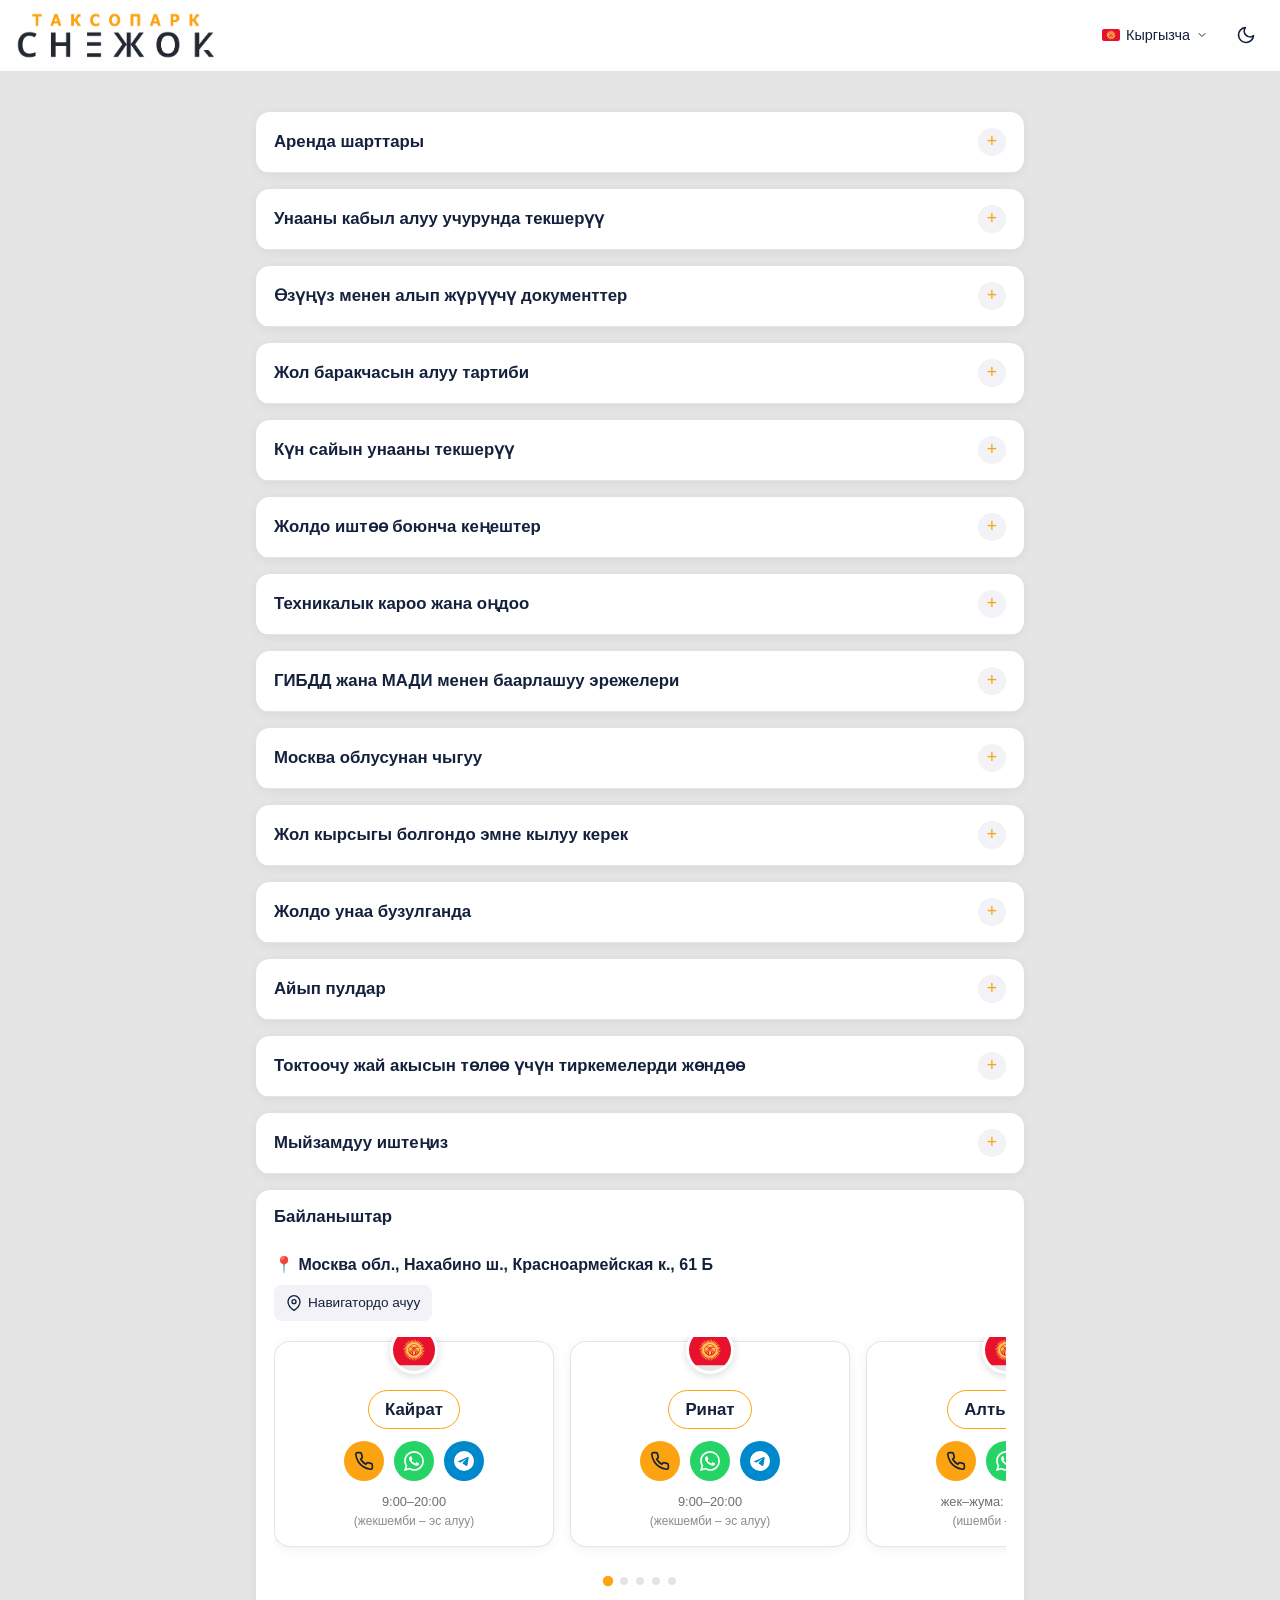
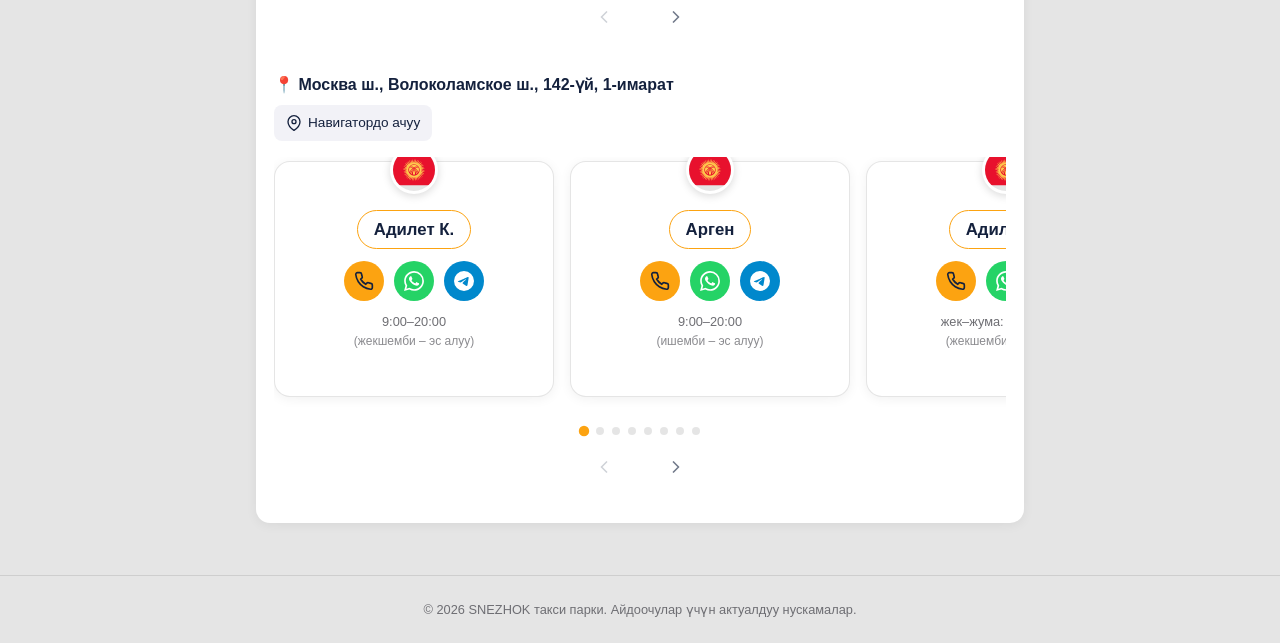
<file: kg.html>
<!DOCTYPE html>
<html lang="ky" data-theme="light">
<head>
  <meta charset="UTF-8">
  <meta name="viewport" content="width=device-width, initial-scale=1.0">
  <title>SNEZHOK такси парки</title>
  <link rel="stylesheet" href="style.css">
</head>
<body>
  <header class="header">
   <div class="logo">
    <img src="img/logo/logo2.svg" alt="SNEZHOK" class="logo-image" fetchpriority="high">
</div>

    <div class="header-controls">
      <div class="lang-dropdown">
        <button class="lang-btn" id="lang-toggle" aria-label="Тилди тандоо">
          <div id="current-flag-container"></div>
          <span id="current-lang-label">Кыргызча</span>
          <svg class="icon-chevron" viewBox="0 0 24 24" fill="none" stroke="currentColor" stroke-width="2" stroke-linecap="round" stroke-linejoin="round"><path d="M6 9l6 6 6-6"/></svg>
        </button>
               <div class="dropdown-menu" id="lang-menu" role="listbox">
          <a class="lang-option" href="index.html" role="option"><img class="flag" src="img/flags/ru.svg" alt="Орусия"><span>Орусча</span></a>
          <a class="lang-option" href="kg.html" role="option"><img class="flag" src="img/flags/kg.svg" alt="Кыргызстан"><span>Кыргызча</span></a>
          <a class="lang-option" href="kz.html" role="option"><img class="flag" src="img/flags/kz.svg" alt="Казакстан"><span>Қазақша</span></a>
          <a class="lang-option" href="tj.html" role="option"><img class="flag" src="img/flags/tj.svg" alt="Тажикстан"><span>Тоҷикӣ</span></a>
          <a class="lang-option" href="tm.html" role="option"><img class="flag" src="img/flags/tm.svg" alt="Түркмөнстан"><span>Türkmençe</span></a>
          <a class="lang-option" href="uz.html" role="option"><img class="flag" src="img/flags/uz.svg" alt="Өзбекстан"><span>Oʻzbekcha</span></a>
        </div>
      </div>

      <button class="icon-btn" id="theme-toggle" aria-label="Теманы алмаштыруу">
        <svg class="icon sun" viewBox="0 0 24 24" fill="none" stroke="currentColor" stroke-width="2" stroke-linecap="round" stroke-linejoin="round"><circle cx="12" cy="12" r="5"/><path d="M12 1v2M12 21v2M4.22 4.22l1.42 1.42M18.36 18.36l1.42 1.42M1 12h2M21 12h2M4.22 19.78l1.42-1.42M18.36 5.64l1.42-1.42"/></svg>
        <svg class="icon moon" viewBox="0 0 24 24" fill="none" stroke="currentColor" stroke-width="2" stroke-linecap="round" stroke-linejoin="round"><path d="M21 12.79A9 9 0 1111.21 3 7 7 0 0021 12.79z"/></svg>
      </button>
    </div>
  </header>

  <main class="container">
    <!-- 1. Аренда шарттары -->
    <section class="accordion-block" id="conditions">
      <div class="accordion-header"><h2>Аренда шарттары</h2><button class="accordion-toggle" aria-expanded="true"><span class="icon-minus">−</span><span class="icon-plus">+</span></button></div>
      <div class="accordion-body">
        <ul class="check-list">
          <li>Аренданын эң кыска мөөнөтү – <strong>14 күн</strong>.</li>
          <li>Аренданын биринчи күнү – <strong>акысыз</strong> (жаңы айдоочулар үчүн).</li>
          <li>Унааны тапшыруу: дүйшөмбү – жума.</li>
          <li>Унааны тапшыраардан <strong>3 күн мурун</strong> колонна башчысына кабарлоо керек.</li>
          <li>Аренда акысы күн сайын саат <strong>12:00дө</strong> чегерилет.</li>
          <li>Парк комиссиясы – <strong>3%</strong>.</li>
        </ul>
        <div class="info-block">
          <h3>Компаниянын ички сактандыруусу (КАСКО)</h3>
          <p>Баасы: <strong>+100 ₽/күн</strong>.</p>
          <p>Унаа олуттуу зыян тартса, айдоочу <strong>20 000 ₽</strong>дан ашпаган төлөмдү гана төлөйт, калган чыгымдарды компания көтөрөт.</p>
          <p class="warning-text">Бул кызмат төмөнкү учурларда <strong>иштебейт</strong>:</p>
          <ul>
            <li>унааны башка адамга берсеңиз;</li>
            <li>мас абалында унаа айдап жатсаңыз;</li>
            <li>жол эрежелерин олуттуу бузсаңыз;</li>
            <li>унааны атайын бузсаңыз;</li>
            <li>жол кырсыгы болгон жерден кетип калсаңыз;</li>
            <li>жол кырсыгы жөнүндө документтер жок болсо;</li>
            <li>унаа бузулган экенин билип туруп айдаган болсоңуз;</li>
            <li>унааны жеке максаттарда колдонсоңуз.</li>
          </ul>
        </div>
        <p><strong>Айдоочу төмөнкүлөр үчүн материалдык жоопкерчилик тартат:</strong> чийилген, сызган, ийилген жерлер, жүрүү бөлүгүнүн зыяны, шиналар, дисктер, айнектер жана башка зыяндар.</p>
        <p>Айып пулдар жана ЦКАД, МСД жолдорунда жүрүү акысы айдоочунун мобилдик тиркемесинен автоматтык түрдө чегерилет. <strong>1 000 ₽</strong>дан ашкан айып пулдар күн сайын <strong>1 000 ₽</strong>дан чегерилет.</p>
        <div class="recommendation-box">
          <svg class="rec-icon" viewBox="0 0 24 24" fill="none" stroke="currentColor" stroke-width="2" stroke-linecap="round" stroke-linejoin="round"><circle cx="12" cy="12" r="10"/><line x1="15" y1="9" x2="9" y2="15"/><line x1="9" y1="9" x2="15" y2="15"/></svg>
          <div class="rec-content"><strong>Тыюу салынат:</strong> унааны башка адамга берүү жана аны максатынан тышкары колдонуу.</div>
        </div>
      </div>
    </section>

    <!-- 2. Унааны текшерүү -->
    <section class="accordion-block" id="car-inspect">
      <div class="accordion-header"><h2>Унааны кабыл алуу учурунда текшерүү</h2><button class="accordion-toggle" aria-expanded="false"><span class="icon-minus">−</span><span class="icon-plus">+</span></button></div>
      <div class="accordion-body">
        <h3>Сырткы көрүнүшү:</h3>
        <ul class="check-list"><li>кузовдогу жабыштырылган элементтер;</li><li>зыяндардын бар-жогу (чийиктер, ийилген жерлер ж.б.);</li><li>салондун абалы;</li><li>дөңгөлөктөрдүн абалы;</li><li>алдыңкы айнектин бүтүндүгү.</li></ul>
        <h3>Техникалык абалы:</h3>
        <ul class="check-list"><li>майдын, тормоздук жана муздатуучу суюктуктардын деңгээли;</li><li>генератор кайышынын абалы;</li><li>аккумулятордун абалы.</li></ul>
        <h3>Жарык приборлору:</h3>
        <ul class="check-list"><li>габариттик чырактар, фаралар, бурулуш сигналдары, тормоз чырактары, артка жүрүү чырактары.</li></ul>
        <h3>Керектүү жабдуулар:</h3>
        <ul class="check-list"><li>чатырдагы жана капталдардагы такси белгилери;</li><li>авариялык токтотуу белгиси, өчүргүч, дары-дармек кутучасы;</li><li>запас дөңгөлөк, домкрат, гайка ачкыч.</li></ul>
        <div class="recommendation-box">
          <svg class="rec-icon" viewBox="0 0 24 24" fill="none" stroke="currentColor" stroke-width="2" stroke-linecap="round" stroke-linejoin="round"><path d="M14 2H6a2 2 0 00-2 2v16a2 2 0 002 2h12a2 2 0 002-2V8z"/><polyline points="14 2 14 8 20 8"/><line x1="16" y1="13" x2="8" y2="13"/><line x1="16" y1="17" x2="8" y2="17"/><polyline points="10 9 9 9 8 9"/></svg>
          <div class="rec-content">Унааны кабыл алууда документтерди, алардын жарамдуулук мөөнөтүн текшериңиз, каттоо номерлерин документтер менен салыштырыңыз.</div>
        </div>
      </div>
    </section>

    <!-- 3. Документтер (КАРУСЕЛЬ) -->
    <section class="accordion-block" id="documents">
      <div class="accordion-header"><h2>Өзүңүз менен алып жүрүүчү документтер</h2><button class="accordion-toggle" aria-expanded="false"><span class="icon-minus">−</span><span class="icon-plus">+</span></button></div>
      <div class="accordion-body">
        <div class="doc-carousel-wrapper">
          <div class="doc-carousel" id="doc-carousel">
            <div class="carousel-slide"><img src="img/driver_license/driver_license.webp" alt="Айдоочулук күбөлүк"><p class="carousel-caption">Айдоочулук күбөлүк <span class="text-secondary">(жарамдуулук мөөнөтүн текшериңиз)</span></p></div>
            <div class="carousel-slide"><img src="img/sts/sts_2.webp" alt="Каттоо күбөлүгү"><p class="carousel-caption">Каттоо күбөлүгү (СТС) <span class="text-secondary">(жарамдуулук мөөнөтүн текшериңиз)</span></p></div>
            <div class="carousel-slide"><img src="img/save/save.webp" alt="ОСАГО сактандыруу полиси"><p class="carousel-caption">ОСАГО сактандыруу полиси <span class="text-secondary">(жарамдуулук мөөнөтүн текшериңиз)</span></p></div>
            <div class="carousel-slide"><img src="img/diagnostic/diag_card.webp" alt="Диагностикалык карта"><p class="carousel-caption">Диагностикалык карта <span class="text-secondary">(жарамдуулук мөөнөтүн текшериңиз)</span></p></div>
            <div class="carousel-slide"><img src="img/road_list/road_list.webp" alt="Толтурулган жол баракчасы"><p class="carousel-caption">Толтурулган жол баракчасы</p></div>
          </div>
          <div class="carousel-indicators" id="doc-indicators">
            <button class="indicator active" data-index="0"></button>
            <button class="indicator" data-index="1"></button>
            <button class="indicator" data-index="2"></button>
            <button class="indicator" data-index="3"></button>
            <button class="indicator" data-index="4"></button>
          </div>
          <div class="carousel-arrows">
            <button class="arrow-btn arrow-left" aria-label="Мурунку слайд">
              <svg viewBox="0 0 24 24" fill="none" stroke="currentColor" stroke-width="2" stroke-linecap="round" stroke-linejoin="round"><path d="M15 18l-6-6 6-6"/></svg>
            </button>
            <button class="arrow-btn arrow-right" aria-label="Кийинки слайд">
              <svg viewBox="0 0 24 24" fill="none" stroke="currentColor" stroke-width="2" stroke-linecap="round" stroke-linejoin="round"><path d="M9 18l6-6-6-6"/></svg>
            </button>
          </div>
        </div>
      </div>
    </section>

    <!-- 4. Жол баракчасын алуу тартиби -->
    <section class="accordion-block" id="waybill">
      <div class="accordion-header"><h2>Жол баракчасын алуу тартиби</h2><button class="accordion-toggle" aria-expanded="false"><span class="icon-minus">−</span><span class="icon-plus">+</span></button></div>
      <div class="accordion-body">
        <ol class="step-list">
          <li>Паркка келгенде, механиктен унаа документтерин, ташуучунун картасын, жол баракчасын, чатырдагы белгини алыңыз. Алууну ырастоо үчүн <span class="highlight">колуңузду коюңуз</span>.</li>
          <li>Медициналык текшерүүдөн өтүңүз (жалпы абал, дене табы, кан басымы, мас абалын текшерүү), жооптуу адамдын жанында <span class="highlight">убакытты</span> жана колуңузду коюңуз.</li>
          <li>Механиктен унаа ачкычтарын алып, унааны текшересиз. Текшерүү аяктаган соң, механиктин жанында <span class="highlight">убакытты</span> жана колуңузду коюңуз.</li>
          <li>Унааны техникалык жактан жарамдуу абалда кабыл алганыңыз жөнүндө <span class="highlight">колуңузду коюңуз</span>.</li>
          <li>Такси белгиси, жол баракчасы же ташуучу картасы жоголгон учурдагы аракеттер жөнүндө маалымдуу экениңизди ырастоо үчүн <span class="highlight">колуңузду коюңуз</span>.</li>
          <li>Парктан чыгууда чыккан <span class="highlight">убакытты</span> белгилеңиз.</li>
          <li>Чыгуу учурундагы унаанын <span class="highlight">километражын</span> белгилеңиз.</li>
        </ol>

        <div class="waybill-warning">
          <svg class="warning-icon" viewBox="0 0 24 24" fill="none" stroke="currentColor" stroke-width="2" stroke-linecap="round" stroke-linejoin="round"><circle cx="12" cy="12" r="10"/><line x1="12" y1="8" x2="12" y2="12"/><line x1="12" y1="16" x2="12.01" y2="16"/></svg>
          <div>Жол баракчасын туура эмес толтуруу <strong>100 000 ₽</strong> айып пул жана унааны <strong>2 айга</strong> чейин айып туракка алуу менен жазаланат.</div>
        </div>

        <div class="info-note">
          <svg class="note-icon" viewBox="0 0 24 24" fill="none" stroke="currentColor" stroke-width="2" stroke-linecap="round" stroke-linejoin="round"><circle cx="12" cy="12" r="10"/><line x1="12" y1="16" x2="12" y2="12"/><line x1="12" y1="8" x2="12.01" y2="8"/></svg>
          <span>Кээ бир учурларда механик жана медициналык кызматкер айдоочуга өзү келиши мүмкүн.</span>
        </div>
      </div>
    </section>

    <!-- 5. Күн сайын текшерүү -->
    <section class="accordion-block" id="daily-inspect">
      <div class="accordion-header"><h2>Күн сайын унааны текшерүү</h2><button class="accordion-toggle" aria-expanded="false"><span class="icon-minus">−</span><span class="icon-plus">+</span></button></div>
      <div class="accordion-body">
        <ul class="check-list">
          <li>Унааны айлантып басып, зыяндар жок экенине ынаныңыз.</li>
          <li>Дөңгөлөктөрдү текшериңиз.</li>
          <li>Суюктуктардын деңгээлин, кайыштагы чийиктерди, аккумулятордун абалын жана клеммалардын бекемдигин, агып жаткан жерлер жок экенин текшериңиз.</li>
          <li>Документтерди жана алардын жарамдуулук мөөнөтүн текшериңиз.</li>
          <li>Унаанын тазалыгына ынаныңыз.</li>
        </ul>
        <div class="info-block">
          <h3>Эгер токтоочу жайда зыян тапсаңыз:</h3>
          <ol class="step-list"><li>Колонна башчысына чалыңыз.</li><li>Унааны жылдырбай, бардык тарабынан сүрөткө тартыңыз, зыяндарды жалпы жана жакындан түшүрүңүз.</li><li>Окуяны расмийлештирүү үчүн полиция чакырыңыз.</li></ol>
        </div>

        <!-- Унаа сүрөттөрү карусели -->
        <div class="doc-carousel-wrapper" style="margin-top: 20px;">
          <div class="doc-carousel" id="inspection-carousel">
            <div class="carousel-slide"><img src="img/auto/granta.webp" alt="lada_granta"><p class="carousel-caption">Lada Granta</p></div>
            <div class="carousel-slide"><img src="img/auto/h5.webp" alt="Hongqi_h5"><p class="carousel-caption">Hongqi H5</p></div>
            <div class="carousel-slide"><img src="img/auto/jac.webp" alt="jac_j7"><p class="carousel-caption">Jac J7</p></div>
            <div class="carousel-slide"><img src="img/auto/jetta.webp" alt="Volkswagen_jetta"><p class="carousel-caption">Volkswagen Jetta</p></div>
            <div class="carousel-slide"><img src="img/auto/kaiyi.webp" alt="kaiyi_e5"><p class="carousel-caption">Kaiyi E5</p></div>
            <div class="carousel-slide"><img src="img/auto/moscvich.webp" alt="moscvich"><p class="carousel-caption">Москвич 3</p></div>
            <div class="carousel-slide"><img src="img/auto/polo.webp" alt="Volkswagen_polo"><p class="carousel-caption">Volkswagen Polo</p></div>
            <div class="carousel-slide"><img src="img/auto/rapid.webp" alt="Skoda_rapid"><p class="carousel-caption">Skoda Rapid</p></div>
            <div class="carousel-slide"><img src="img/auto/baic.webp" alt="baic_e5plus"><p class="carousel-caption">Baic E5 plus</p></div>
          </div>
          <div class="carousel-indicators" id="inspection-indicators">
            <button class="indicator active" data-index="0"></button>
            <button class="indicator" data-index="1"></button>
            <button class="indicator" data-index="2"></button>
            <button class="indicator" data-index="3"></button>
            <button class="indicator" data-index="4"></button>
            <button class="indicator" data-index="5"></button>
            <button class="indicator" data-index="6"></button>
            <button class="indicator" data-index="7"></button>
            <button class="indicator" data-index="8"></button>
          </div>
          <div class="carousel-arrows">
            <button class="arrow-btn arrow-left" aria-label="Мурунку слайд">
              <svg viewBox="0 0 24 24" fill="none" stroke="currentColor" stroke-width="2" stroke-linecap="round" stroke-linejoin="round"><path d="M15 18l-6-6 6-6"/></svg>
            </button>
            <button class="arrow-btn arrow-right" aria-label="Кийинки слайд">
              <svg viewBox="0 0 24 24" fill="none" stroke="currentColor" stroke-width="2" stroke-linecap="round" stroke-linejoin="round"><path d="M9 18l6-6-6-6"/></svg>
            </button>
          </div>
        </div>

      </div>
    </section>

    <!-- 6. Жумуш боюнча кеңештер -->
    <section class="accordion-block" id="work-tips">
      <div class="accordion-header"><h2>Жолдо иштөө боюнча кеңештер</h2><button class="accordion-toggle" aria-expanded="false"><span class="icon-minus">−</span><span class="icon-plus">+</span></button></div>
      <div class="accordion-body">
        <p>Иштөөгө эң пайдалуу убакыт: <strong>05:00–11:00</strong> жана <strong>15:00–20:00</strong>. Бул сааттарда суроо-талап эң жогору.</p>
        <p>Сиздин ыңгайлуулугуңуз жана коопсуздугуңуз эң маанилүү. Чарчоо көңүл бурууну төмөндөтөт, ошондуктан тыныгуу жасап, жетиштүү уктаңыз.</p>
        <div class="recommendation-box">
          <svg class="rec-icon" viewBox="0 0 24 24" fill="none" stroke="currentColor" stroke-width="2" stroke-linecap="round" stroke-linejoin="round"><circle cx="12" cy="12" r="10"/><polyline points="12 6 12 12 16 14"/></svg>
          <div class="rec-content">Унааны кечинде, мурунтан күйүүчү май куюп, жууп коюуну сунуштайбыз. Бул эртең мененки убакытты үнөмдөйт жана жолго чыгуу алдында шашпоого жардам берет.</div>
        </div>
      </div>
    </section>

    <!-- 7. Техникалык кароо жана оңдоо -->
    <section class="accordion-block" id="tech-service">
      <div class="accordion-header"><h2>Техникалык кароо жана оңдоо</h2><button class="accordion-toggle" aria-expanded="false"><span class="icon-minus">−</span><span class="icon-plus">+</span></button></div>
      <div class="accordion-body">
        <ul class="check-list">
          <li>Техникалык кароо ар <strong>10 000 км</strong> сайын өткөрүлөт.</li>
          <li>Оңдоо жана тейлөө – <strong>такси паркинин автосервисинде гана</strong>.</li>
          <li>Техникалык кароого жана оңдоого жазылуу – баруудан <strong>3 күн мурун</strong>.</li>
          <li>Өз алдынча аралашуу (оңдоо, запчасть алмаштыруу, май кошуу) – <strong>колонна башчысы менен макулдашкандан кийин гана</strong>.</li>
        </ul>
        <div class="recommendation-box">
          <svg class="rec-icon" viewBox="0 0 24 24" fill="none" stroke="currentColor" stroke-width="2" stroke-linecap="round" stroke-linejoin="round"><path d="M14.7 6.3a1 1 0 000 1.4l1.6 1.6a1 1 0 001.4 0l3.77-3.77a6 6 0 01-7.94 7.94l-6.91 6.91a2.12 2.12 0 01-3-3l6.91-6.91a6 6 0 017.94-7.94l-3.76 3.76z"/></svg>
          <div class="rec-content">Унааны кабыл алууда колонна башчысынан техникалык кароого канча километрден кийин келишиңиз керектигин сураңыз.</div>
        </div>
      </div>
    </section>

    <!-- 8. ГИБДД жана МАДИ менен баарлашуу -->
    <section class="accordion-block" id="police-rules">
      <div class="accordion-header"><h2>ГИБДД жана МАДИ менен баарлашуу эрежелери</h2><button class="accordion-toggle" aria-expanded="false"><span class="icon-minus">−</span><span class="icon-plus">+</span></button></div>
      <div class="accordion-body">
        <ul class="check-list">
          <li>Тынч, шашпай, сылык баарлашыңыз.</li>
          <li>Чыр чыгарбаңыз (дөпүрөө, үн көтөрүү).</li>
          <li>«Негизде?», «Токтотуу себеби?», «Сиздин укугуңуз жок» деген сыяктуу сөздөрдү колдонбоңуз.</li>
          <li>Эгер протокол толтурулуп жатса, себебин түшүндүрүп берүүсүн сылык сураңыз.</li>
          <li>Эгер түшүнбөсөңүз – котормочу сураңыз. <strong>Мааниси түшүнүксүз документтерге кол койбоңуз.</strong></li>
          <li>Протокол толтурулган дароо колонна башчысына кабарлаңыз.</li>
          <li>Кызматкерлердин аракеттеринин мыйзамдуулугуна ишенбесеңиз – колонна башчысына чалыңыз!</li>
        </ul>
        <div class="info-block">
          <h3>МАДИ текшерүүсү</h3>
          <p>МАДИ кызматкерлери такси белгилеринин, ташуучу картасынын, жол баракчасынын бар экенин жана ташуу коопсуздугун текшере алат.</p>
          <p><strong>Маанилүү:</strong> МАДИ кызматкери документтерди текшерүү үчүн унааны токтотууга укугу жок. Муну полиция кызматкерлери гана кылат. Бирок эгер МАДИ кызматкери өзү келип документ сураса – бериңиз, талашпаңыз.</p>
        </div>
      </div>
    </section>

    <!-- 9. Москва облусунан чыгуу -->
    <section class="accordion-block" id="outside-mo">
      <div class="accordion-header"><h2>Москва облусунан чыгуу</h2><button class="accordion-toggle" aria-expanded="false"><span class="icon-minus">−</span><span class="icon-plus">+</span></button></div>
      <div class="accordion-body">
        
        <div class="section-image-wrapper">
          <img src="img/get_out/out.webp" alt="Москва облусунан чыгуу" class="section-image">
        </div>

        <div class="waybill-warning">
          <svg class="warning-icon" viewBox="0 0 24 24" fill="none" stroke="currentColor" stroke-width="2" stroke-linecap="round" stroke-linejoin="round"><circle cx="12" cy="12" r="10"/><line x1="12" y1="8" x2="12" y2="12"/><line x1="12" y1="16" x2="12.01" y2="16"/></svg>
          <div>Москва облусунан чыгуудан мурун колонна башчысына чалуу <strong>милдеттүү</strong>.</div>
        </div>
        <p>Эгер Москва облусунан тышкары жерде унаа бузулса же жол кырсыгы болсо, эвакуатор акысын <strong>айдоочу</strong> төлөйт.</p>
      </div>
    </section>

    <!-- 10. Жол кырсыгы -->
    <section class="accordion-block" id="accident">
      <div class="accordion-header"><h2>Жол кырсыгы болгондо эмне кылуу керек</h2><button class="accordion-toggle" aria-expanded="false"><span class="icon-minus">−</span><span class="icon-plus">+</span></button></div>
      <div class="accordion-body">
        <ol class="step-list">
          <li>Токтоңуз, авариялык сигналды күйгүзүңүз, белгини коюңуз. Шаардан тышкары жерде жарык чагылдыруучу жилет кийиңиз.</li>
          <li>Эгер жаракат алгандар болсо – тез жардам чакырыңыз (<strong>103</strong> же <strong>112</strong>). Эгер билбесеңиз, биринчи жардам көрсөтпөңүз.</li>
          <li>Жол кырсыгы болгон жерди, бардык унаалардын зыяндарын, номерлерин сүрөткө тартып, колонна башчысына жөнөтүңүз.</li>
          <li>ГИБДД кызматкерин күтүңүз.</li>
        </ol>
        <div class="info-block">
          <h3>Эгер ГИБДД кызматкери жолду бошотууну сураса:</h3>
          <ul><li>Эрежелерди сактап токтоңуз. <img src="img/taxi_parking/3_27.webp" alt="3.27" class="traffic-sign"> белгисинин астына унаа коюңуз.</li><li>Акылуу токтоочу жай болсо – акысын төлөңүз.</li><li>Башка жол эрежелерин бузбаңыз.</li></ul>
        </div>
        <h3>Европротокол толтуруу шарттары:</h3>
        <ul><li>Колонна башчысы европротоколго макул болгон;</li><li>Жол кырсыгында 2 гана унаа, жаракат алгандар жок;</li><li>Эки айдоочунун тең ОСАГОсу жарамдуу;</li><li>Экөө тең европротоколго макул, инфраструктура зыян тартпаган, унаалардын орду өзгөрбөгөн.</li></ul>
        <p><em>Европротокол – акыркы чара. ГИБДД аркылуу расмийлештирүүгө аракет кылыңыз.</em></p>
        <div class="recommendation-box">
          <svg class="rec-icon" viewBox="0 0 24 24" fill="none" stroke="currentColor" stroke-width="2" stroke-linecap="round" stroke-linejoin="round"><circle cx="12" cy="12" r="10"/><polyline points="12 6 12 12 16 14"/></svg>
          <div class="rec-content">Европротокол толтурулгандан кийин, экинчи катышуучу биринчи кеткенче күтүңүз.</div>
        </div>
        <p class="danger">Сиздин күнөөңүз менен болгон жол кырсыгында эвакуатор акысын сиз төлөйсүз.</p>
      </div>
    </section>

    <!-- 11. Унаа бузулганда -->
    <section class="accordion-block" id="breakdown">
      <div class="accordion-header"><h2>Жолдо унаа бузулганда</h2><button class="accordion-toggle" aria-expanded="false"><span class="icon-minus">−</span><span class="icon-plus">+</span></button></div>
      <div class="accordion-body">
        <ol class="step-list">
          <li>Жол эрежелерин жана коопсуздук техникасын сактап токтоңуз.</li>
          <li>Авариялык токтотуу белгисин коюңуз.</li>
          <li>Жолоочуларды түшүрүңүз.</li>
          <li>Механик же эвакуатор чакыруу үчүн колонна башчысына чалыңыз.</li>
        </ol>
        <div class="recommendation-box">
          <svg class="rec-icon" viewBox="0 0 24 24" fill="none" stroke="currentColor" stroke-width="2" stroke-linecap="round" stroke-linejoin="round"><circle cx="12" cy="12" r="10"/><polyline points="12 6 12 12 16 14"/></svg>
          <div class="rec-content">Эгер акылуу токтоочу жайда токтоого мажбур болсоңуз – акысын төлөңүз. Кийин компенсация аласыз.</div>
        </div>
      </div>
    </section>

    <!-- 12. Айып пулдар -->
    <section class="accordion-block" id="fines">
      <div class="accordion-header"><h2>Айып пулдар</h2><button class="accordion-toggle" aria-expanded="false"><span class="icon-minus">−</span><span class="icon-plus">+</span></button></div>
      <div class="accordion-body">
        <p class="warning-text">Суммалар жеңилдиктерсиз толук көрсөтүлдү. Көп айып пулдарды 25–50% жеңилдик менен төлөсө болот.</p>
        
        <div class="fine-item">
          <h3>Ташуучу картасы жок</h3>
          <p>Айып пул: <strong class="price">30 000 ₽</strong>. Алдыңкы панелдин оң жагында болушу керек.</p>
          <div class="fine-image-wrapper">
            <img src="img/taxi_card/taxi_card.webp" alt="Ташуучу картасы" class="fine-image">
          </div>
        </div>

        <div class="fine-item">
          <h3>Такси фонары же «шашка» жок</h3>
          <p>Айып пул: <strong class="price">50 000 ₽</strong>.</p>
          <div class="fine-image-wrapper">
            <img src="img/taxi_hat/taxi_hat.webp" alt="Такси фонары" class="fine-image">
          </div>
          <div class="recommendation-box">
            <svg class="rec-icon" viewBox="0 0 24 24" fill="none" stroke="currentColor" stroke-width="2" stroke-linecap="round" stroke-linejoin="round"><circle cx="12" cy="12" r="10"/><line x1="12" y1="8" x2="12" y2="12"/><line x1="12" y1="16" x2="12.01" y2="16"/></svg>
            <div class="rec-content">Жумуштан кийин фонарды чечип, айдоочу тараптагы полго коюңуз. Ошентип фонарды уурдап кетпейт, жолго чыкканда орнотууну унутпайсыз. Фонарды багажникке салбаңыз.</div>
          </div>
        </div>

        <div class="fine-item">
          <h3>Газонго жана тротуарга токтоо</h3>
          <p>Айып пул: <strong class="price">300 000 ₽</strong>.</p>
          <div class="fine-image-wrapper">
            <img src="img/grass/grass.webp" alt="Газонго токтоо" class="fine-image">
          </div>
          <div class="recommendation-box">
            <svg class="rec-icon" viewBox="0 0 24 24" fill="none" stroke="currentColor" stroke-width="2" stroke-linecap="round" stroke-linejoin="round"><circle cx="12" cy="12" r="10"/><line x1="12" y1="8" x2="12" y2="12"/><line x1="12" y1="16" x2="12.01" y2="16"/></svg>
            <div class="rec-content">Унааны төрт дөңгөлөгү тең асфальтта тургандай кылып токтотуңуз. Жөө адамдар үчүн тротуарга жана бордюрго унаа коюңуз.</div>
          </div>
        </div>

        <div class="fine-item">
          <h3>Балдарды ташуу эрежелерин бузуу</h3>
          <p>Айып пул: <strong class="price">200 000 ₽</strong>. Балдар отургучу жок/туура эмес/туура эмес орнотулган же бала ремень тагылбаган.</p>
          <div class="fine-image-wrapper">
            <img src="img/child/child_chair.webp" alt="Балдар отургучу" class="fine-image">
          </div>
          <!-- Балдар карусели -->
          <div class="doc-carousel-wrapper" style="margin-top: 16px;">
            <div class="doc-carousel" id="children-carousel">
              <div class="carousel-slide"><img src="img/child/boy.webp" alt="Балдар отургучу мисал 1"><p class="carousel-caption">Бой 150 смден жогору</p></div>
              <div class="carousel-slide"><img src="img/child/good.webp" alt="Балдар отургучу мисал 2"><p class="carousel-caption">Туура. Ремень ийинден өтөт.</p></div>
              <div class="carousel-slide"><img src="img/child/not_good.webp" alt="Балдар отургучу мисал 3"><p class="carousel-caption">Туура эмес. Ремень моюндан өтөт.</p></div>
            </div>
            <div class="carousel-indicators" id="children-indicators">
              <button class="indicator active" data-index="0"></button>
              <button class="indicator" data-index="1"></button>
              <button class="indicator" data-index="2"></button>
            </div>
            <div class="carousel-arrows">
              <button class="arrow-btn arrow-left" aria-label="Мурунку слайд">
                <svg viewBox="0 0 24 24" fill="none" stroke="currentColor" stroke-width="2" stroke-linecap="round" stroke-linejoin="round"><path d="M15 18l-6-6 6-6"/></svg>
              </button>
              <button class="arrow-btn arrow-right" aria-label="Кийинки слайд">
                <svg viewBox="0 0 24 24" fill="none" stroke="currentColor" stroke-width="2" stroke-linecap="round" stroke-linejoin="round"><path d="M9 18l6-6-6-6"/></svg>
              </button>
            </div>
          </div>

          <div class="recommendation-box">
          <svg class="rec-icon" viewBox="0 0 24 24" fill="none" stroke="currentColor" stroke-width="2" stroke-linecap="round" stroke-linejoin="round"><circle cx="12" cy="12" r="10"/><path d="M12 16v-4"/><path d="M12 8h.01"/></svg>
            <div class="rec-content">Эгер кардарда балдар отургучу жок болсо – заказды жокко чыгарууну сураңыз. Эгер кардар жокко чыгаруудан баш тартса, ордуңузда калыңыз. Колдоо кызматына чалып, абалды түшүндүрүп, заказдын автоматтык түрдө жокко чыгарылышын күтүңүз.</div>
          </div>

          <div class="age-notice">
            <svg class="notice-icon" viewBox="0 0 24 24" fill="none" stroke="currentColor" stroke-width="2" stroke-linecap="round" stroke-linejoin="round"><circle cx="12" cy="12" r="10"/><path d="M12 16v-4"/><path d="M12 8h.01"/></svg>
            <div><strong>12 жашка чейинки, бою 150 смден жогору жана салмагы 36 кгдан оор балдар арткы орунда кадимки ремень менен отура алат.</strong></div>
          </div>
        </div>

       <div class="fine-item">
  <h3>Мас абалы же медициналык текшерүүдөн баш тартуу</h3>
  <p>Айып пул: <strong class="price">145 000 ₽</strong> + 1,5–2 жылга укуктуу ажыратуу. <strong>Ар дайым медициналык текшерүүдөн өтүүгө макул болуңуз!</strong></p>

  <div class="fine-image-wrapper" style="margin-top: 16px;">
    <img src="img/alko/alko.webp" alt="Медициналык текшерүү" class="fine-image">
  </div>
    <p>Кээ бир дарылар реакцияга таасир этет. Кабыл алуудан мурун инструкциясын текшериңиз.</p>
  <div class="meds-block">
    <p class="danger">⛔ Тыюу салынат!</p>
    <p>Андипал, Беллатаминал, Валокордин, Валосердин, Каффетин, Корвалдин, Корвалол, Омнопон, Пентабуфен, Пенталгин-Н, Пентанов, Пливалгин, Седал, Седальгин Нео, Солпадеин, Тедеин, Теофедрин, Терпинкод, Тофф Плюс</p>
    <p class="warning-text">⚠️ Сак болуңуз!</p>
    <p>Алпразолам, Антигриппин, Атаракс, Габапентин, Диазепам, Димедрол, Лавокодин, Лоперамид, Сироптор (спирттүү), Супрастин, Тавегил, Телфаст, Феназепам, Фенибут, Цетрин ж.б.</p>
  </div>
</div>

       <div class="fine-item">
  <h3>Тыюу салынган сигналда өтүү / стоп-сызыкты кесип өтүү</h3>
  <p>Айып пул: <strong class="price">7 500 ₽</strong>.</p>
  
  <p><strong>Сары сигнал кыймылды тыюу салат.</strong> Эгер коопсуз токтоо мүмкүн болсо, сызыкка чейин токтоңуз.</p>
  
  <div class="recommendation-box">
    <svg class="rec-icon" viewBox="0 0 24 24" fill="none" stroke="currentColor" stroke-width="2" stroke-linecap="round" stroke-linejoin="round"><circle cx="12" cy="12" r="10"/><path d="M12 16v-4"/><path d="M12 8h.01"/></svg>
    <div class="rec-content">
      <p><strong>Эмне бузуу деп эсептелет:</strong></p>
      <ul class="check-list" style="margin: 8px 0 0 16px; padding-left: 8px;">
        <li>Кызыл же сары сигналда светофордон өтүү</li>
        <li>Стоп-сызыкты унаанын алдыңкы бөлүгү менен кесип өтүү</li>
        <li>Тыюу салынган жөндөөчүнүн белгисинде стоп-сызыктан чыгуу</li>
      </ul>
    </div>
  </div>
  
  <p style="margin-top: 12px;"><strong>Кеңеш:</strong> Кесилишке жакындаганда, ылдамдыгыңызды алдын ала азайтыңыз. Эгер сары күйүп калса – ылдамдатпаңыз, токтоңуз.</p>
</div>

        <div class="fine-item">
          <h3>Автобус тилкесинде «кирпич» белгисине каршы кыймыл</h3>
          <p>Айып пул: <strong class="price">4 500 ₽</strong>.</p>
          <div class="fine-image-wrapper">
            <img src="img/brick/brick.webp" alt="Кирпич" class="fine-image">
          </div>
        </div>

        <div class="fine-item">
          <h3><img src="img/taxi_parking/3_27.webp" alt="3.27" class="traffic-sign"> белгисинин астына токтоо</h3>
          <p>Айып пул: <strong class="price">4 500 ₽</strong>. <img src="img/taxi_parking/5_18.jpeg" alt="5.18" class="traffic-sign"> же <img src="img/taxi_parking/8_4_14.png" alt="8.4.14" class="traffic-sign"> менен айкалышканда такси унааларына токтоого уруксат берилет.</p>
          <div class="fine-image-wrapper">
            <img src="img/taxi_parking/taxi_park.webp" alt="Такси токтоочу жай" class="fine-image">
          </div>
          <div class="fine-image-wrapper">
            <img src="img/taxi_parking/taxi_park_2.webp" alt="такси токтоочу жай 2" class="fine-image">
          </div>
        </div>

        <div class="fine-item">
          <h3>Ылдамдыктан ашуу</h3>
          <ul>
            <li>+20–40 км/саат: <strong class="price">750 ₽</strong></li>
            <li>+40–60 км/саат: <strong class="price">1 500–2 250 ₽</strong></li>
            <li>+60–80 км/саат: <strong class="price">3 000–3 750 ₽</strong> / 4–6 айга укуктуу ажыратуу</li>
            <li>+80 км/саат жана андан жогору: <strong class="price">7 500 ₽</strong> / 6 айга укуктуу ажыратуу</li>
          </ul>
          <p>Чектөөлөр: тургун жайлар – 20, шаар – 60, ТТК/магистралдар – 80, МКАД – 100.</p>
        </div>

        <div class="fine-item">
          <h3>Жол четинде кыймылдоо</h3>
          <p>Айып пул: <strong class="price">2 250 ₽</strong>. Жол четинде кыймылдоо авариялык кырдаал түзүүгө барабар. Жол кырсыгы болгон учурда күнөөлүү сиз болосуз.</p>
        </div>

       <div class="fine-item">
  <h3>Ремень тагылбаган</h3>
  <p>Айып пул: <strong class="price">1 500 ₽</strong>.</p>
  <p>Жолоочулар үчүн жоопкерчилик айдоочуга жүктөлөт.</p>
</div>

<div class="fine-item">
  <h3>Айдоодо телефон колдонуу</h3>
  <p>Айып пул: <strong class="price">1 500 ₽</strong>.</p>
  <p>Телефон кармагыч жана гарнитура (кулакчын) колдонуңуз</p>
</div>

        <!-- Акылуу токтоочу жайлар жөнүндө жаңы бөлүм -->
        <div class="fine-item" style="margin-top: 20px;">
          <h3>Төлөнбөгөн токтоочу жай</h3>
          <p>Айып пул: <strong class="price">50 000 ₽</strong></p>
          
          <div class="parking-info-section">
            <div class="parking-image-wrapper">
              <img src="img/toll_park/toll_park.webp" alt="Акылуу токтоочу жай белгилери" class="parking-image">
              <p class="parking-caption">Акылуу токтоочу жай белгилери</p>
            </div>

            <div class="parking-text">
              <p>Эсиңизде болсун: акылуу токтоочу жай белгиси ар дайым орнотулбайт. Кээде көк разметка гана болот. Ката кетирбөө үчүн, токтоордон мурун Яндекс Навигатор, Яндекс Про же «Орусия токтоочу жайлары» тиркемесин ачыңыз – ал жерде орун акылуу же жок экени так көрсөтүлөт.</p>
            </div>

            <div class="parking-image-wrapper">
              <img src="img/toll_park/blue.jpeg" alt="Акылуу токтоочу жай разметкасы" class="parking-image">
              <p class="parking-caption">Акылуу токтоочу жай разметкасы</p>
            </div>

            <div class="parking-reminder">
              <svg class="reminder-icon" viewBox="0 0 24 24" fill="none" stroke="currentColor" stroke-width="2" stroke-linecap="round" stroke-linejoin="round"><circle cx="12" cy="12" r="10"/><polyline points="12 6 12 12 16 14"/></svg>
              <div><strong>Акысыз токтоочу убакыт – алгачкы 5 мүнөт!</strong></div>
            </div>

            <div class="parking-reminder danger-reminder">
              <svg class="reminder-icon" viewBox="0 0 24 24" fill="none" stroke="currentColor" stroke-width="2" stroke-linecap="round" stroke-linejoin="round"><circle cx="12" cy="12" r="10"/><line x1="12" y1="8" x2="12" y2="12"/><line x1="12" y1="16" x2="12.01" y2="16"/></svg>
              <div><strong>ТТК ичинде акысыз токтоочу жайлар жок.</strong></div>
            </div>
          </div>
        </div>

      </div>
    </section>

    <!-- 13. Тиркемелерди жөндөө -->
    <section class="accordion-block" id="apps">
      <div class="accordion-header"><h2>Токтоочу жай акысын төлөө үчүн тиркемелерди жөндөө</h2><button class="accordion-toggle" aria-expanded="false"><span class="icon-minus">−</span><span class="icon-plus">+</span></button></div>
      <div class="accordion-body">
        
        <!-- Яндекс ПРО -->
        <h3>Яндекс ПРО</h3>
        <div class="doc-carousel-wrapper" style="margin-top: 12px;">
          <div class="doc-carousel" id="yandex-pro-carousel">
            <div class="carousel-slide"><img src="img/toll_park_instruction/png/1.webp" alt="Кабаттар белгисин басыңыз"><p class="carousel-caption">«Кабаттар» белгисин басыңыз</p></div>
            <div class="carousel-slide"><img src="img/toll_park_instruction/png/2.webp" alt="Токтоочу жай режимин күйгүзүңүз"><p class="carousel-caption">Токтоочу жайларды көрсөтүү режимин күйгүзүңүз</p></div>
            <div class="carousel-slide"><img src="img/toll_park_instruction/png/3.webp" alt="Картада акылуу токтоочу жайлар пайда болот"><p class="carousel-caption">Картада акылуу токтоочу жай зоналары жана токтоого тыюу салынган жерлер пайда болот</p></div>
          </div>
          <div class="carousel-indicators" id="yandex-pro-indicators">
            <button class="indicator active" data-index="0"></button>
            <button class="indicator" data-index="1"></button>
            <button class="indicator" data-index="2"></button>
          </div>
          <div class="carousel-arrows">
            <button class="arrow-btn arrow-left" aria-label="Мурунку слайд">
              <svg viewBox="0 0 24 24" fill="none" stroke="currentColor" stroke-width="2" stroke-linecap="round" stroke-linejoin="round"><path d="M15 18l-6-6 6-6"/></svg>
            </button>
            <button class="arrow-btn arrow-right" aria-label="Кийинки слайд">
              <svg viewBox="0 0 24 24" fill="none" stroke="currentColor" stroke-width="2" stroke-linecap="round" stroke-linejoin="round"><path d="M9 18l6-6-6-6"/></svg>
            </button>
          </div>
        </div>

        <!-- Парковки России тиркемеси - Каттоо -->
        <h3 style="margin-top: 24px;">«Орусия токтоочу жайлары» тиркемеси</h3>

        <div class="app-download-buttons">
          <a href="https://apps.apple.com/bm/app/парковки-россии/id1434426876" target="_blank" class="download-btn">
            <img src="img/logo/appstore.svg" alt="App Store" class="store-icon">
            <span>App Store</span>
          </a>

          <a href="https://play.google.com/store/apps/details?id=ru.mosparking.appnew" target="_blank" class="download-btn">
            <img src="img/logo/playmarket.svg" alt="Google Play" class="store-icon">
            <span>Google Play</span>
          </a>

          <a href="https://appgallery.huawei.com/#/app/C101992459?appId=C101992459&source=appshare&subsource=C101992459" target="_blank" class="download-btn">
            <img src="img/logo/appgallery.svg" alt="AppGallery" class="store-icon">
            <span>AppGallery</span>
          </a>

          <a href="https://apps.rustore.ru/app/ru.mosparking.appnew" target="_blank" class="download-btn">
            <img src="img/logo/rustore.svg" alt="RuStore" class="store-icon">
            <span>RuStore</span>
          </a>
        </div>

        <p style="margin-top: 16px;"><strong>Жөндөө:</strong></p>
        <div class="doc-carousel-wrapper" style="margin-top: 12px;">
          <div class="doc-carousel" id="parking-reg-carousel">
            <div class="carousel-slide"><img src="img/toll_park_instruction/png/4.webp" alt="Балансты толтуруу баскычын басыңыз"><p class="carousel-caption">Балансты толтуруу баскычын басыңыз (башында 0 ₽ көрүнөт)</p></div>
            <div class="carousel-slide"><img src="img/toll_park_instruction/png/5.webp" alt="Толтуруу суммасын тандаңыз"><p class="carousel-caption">Толтуруу суммасын тандап, толтуруу баскычын басыңыз</p></div>
            <div class="carousel-slide"><img src="img/toll_park_instruction/png/6.webp" alt="Төлөө ыкмасын тандаңыз"><p class="carousel-caption">Төлөө ыкмасын тандаңыз (СБП, Банк картасы же телефон номеринен чегерүү)</p></div>
            <div class="carousel-slide"><img src="img/toll_park_instruction/png/7.webp" alt="Унаа кошуу баскычын басыңыз"><p class="carousel-caption">«Унаа кошуу» баскычын басыңыз</p></div>
            <div class="carousel-slide"><img src="img/toll_park_instruction/png/8.webp" alt="Унаа номерин киргизиңиз"><p class="carousel-caption">Унаа номерин киргизиңиз. Орус тамгаларын колдонуңуз</p></div>
            <div class="carousel-slide"><img src="img/toll_park_instruction/png/9.webp" alt="Даяр баскычын басыңыз"><p class="carousel-caption">«Даяр» баскычын басыңыз</p></div>
          </div>
          <div class="carousel-indicators" id="parking-reg-indicators">
            <button class="indicator active" data-index="0"></button>
            <button class="indicator" data-index="1"></button>
            <button class="indicator" data-index="2"></button>
            <button class="indicator" data-index="3"></button>
            <button class="indicator" data-index="4"></button>
            <button class="indicator" data-index="5"></button>
          </div>
          <div class="carousel-arrows">
            <button class="arrow-btn arrow-left" aria-label="Мурунку слайд">
              <svg viewBox="0 0 24 24" fill="none" stroke="currentColor" stroke-width="2" stroke-linecap="round" stroke-linejoin="round"><path d="M15 18l-6-6 6-6"/></svg>
            </button>
            <button class="arrow-btn arrow-right" aria-label="Кийинки слайд">
              <svg viewBox="0 0 24 24" fill="none" stroke="currentColor" stroke-width="2" stroke-linecap="round" stroke-linejoin="round"><path d="M9 18l6-6-6-6"/></svg>
            </button>
          </div>
        </div>

        <!-- Кантип төлөө керек -->
        <p style="margin-top: 16px;"><strong>Кантип төлөө керек:</strong></p>
        <div class="doc-carousel-wrapper" style="margin-top: 12px;">
          <div class="doc-carousel" id="parking-pay-carousel">
            <div class="carousel-slide"><img src="img/toll_park_instruction/png/10.webp" alt="Яндекс ПРОдо токтоочу жайды тандаңыз"><p class="carousel-caption">«Яндекс ПРО» тиркемесинде керектүү токтоочу жайды тандаңыз. Төмөндө токтоочу зонанын номери көрүнөт</p></div>
            <div class="carousel-slide"><img src="img/toll_park_instruction/png/11.webp" alt="Парковки России тиркемесине кириңиз"><p class="carousel-caption">«Орусия токтоочу жайлары» тиркемесине кирип, жогору же төмөн издөөнү басыңыз</p></div>
            <div class="carousel-slide"><img src="img/toll_park_instruction/png/12.webp" alt="Токтоочу зона номерин киргизиңиз"><p class="carousel-caption">Издөөгө «Яндекс ПРО» тиркемесинде көрсөтүлгөн токтоочу зона номерин жазыңыз</p></div>
            <div class="carousel-slide"><img src="img/toll_park_instruction/png/13.webp" alt="Токтотуу баскычын басыңыз"><p class="carousel-caption">«Токтотуу» баскычын басыңыз</p></div>
          </div>
          <div class="carousel-indicators" id="parking-pay-indicators">
            <button class="indicator active" data-index="0"></button>
            <button class="indicator" data-index="1"></button>
            <button class="indicator" data-index="2"></button>
            <button class="indicator" data-index="3"></button>
          </div>
        </div>

        <p style="margin-top: 12px;"><em>Демейкидей токтоочу убакыт 1 саатка тандалат. Убакытты чоңойтуу же кичирейтүүгө болот.</em></p>
        <p><em>Токтоочу убакыт бүтүүдөн 15 мүнөт мурун тиркеме убакытты узартууну сунуштайт.</em></p>
        <p><em>Күндүн аягына чейин баштоо убактысын, унаа номерин жана токтоочу зонаны өзгөртүүгө болот. Өзгөртүүлөрдү жөндөөлөрдө гана киргизүүгө болот, эгер токтоочу жай мурунтан төлөнгөн болсо.</em></p>

        <!-- СМС аркылуу төлөө -->
        <div class="info-block" style="margin-top: 20px;">
          <h3>7757 номерине СМС-билдирүү</h3>
          <ol class="step-list" style="margin-top: 10px;">
            <li>Төлөө үчүн <strong>7757</strong> номерине төмөнкү текст менен СМС жөнөтүңүз: <code>токтоочу зона номери*унаа номери*саат саны 1ден 24кө чейин</code>
              <div class="example-box">Мисалы: <code>1004*А123АА199*3</code></div>
            </li>
            <li>Токтоочу убакытты узартуу үчүн – <code>X[саат саны]</code> тексти менен
              <div class="example-box">Мисалы: <code>X2</code></div>
            </li>
            <li>Токтоочу убакытты мөөнөтүнөн мурун токтотуу үчүн – <code>S</code> же <code>С</code> тексти менен
              <div class="example-box">Мисалы: <code>S</code></div>
            </li>
          </ol>
          <div class="refund-notice">
            <svg class="notice-icon" viewBox="0 0 24 24" fill="none" stroke="currentColor" stroke-width="2" stroke-linecap="round" stroke-linejoin="round"><circle cx="12" cy="12" r="10"/><line x1="12" y1="16" x2="12" y2="12"/><line x1="12" y1="8" x2="12.01" y2="8"/></svg>
            <div>Колдонулбаган токтоочу убакыт үчүн акча токтоочу эсебиңизге кайтарылат. <strong>Кызмат аткарылганы жөнүндө СМС-отчётту сөзсүз күтүңүз!</strong></div>
          </div>
        </div>

        <!-- Маанилүү -->
        <div class="info-block" style="margin-top: 16px;">
          <h3>Маанилүү</h3>
          <p><strong>Акысыз токтоочу убакыт – алгачкы 5 мүнөт!</strong></p>
          <p>Акылуу токтоочу жай белгиси жок болушу мүмкүн, разметка гана болот. Статусту Яндекс.Навигатор, Яндекс.ПРО же «Орусия токтоочу жайлары» тиркемесинен текшериңиз.</p>
          <p class="danger"><strong>ТТК ичинде акысыз токтоочу жайлар жок.</strong></p>
        </div>

      </div>
    </section>

    <!-- Мыйзамсыз сунуштар жөнүндө эскертүү -->
    <section class="accordion-block" id="illegal-warning">
      <div class="accordion-header"><h2>Мыйзамдуу иштеңиз</h2><button class="accordion-toggle" aria-expanded="false"><span class="icon-minus">−</span><span class="icon-plus">+</span></button></div>
      <div class="accordion-body">
        <div class="warning-box">
          <p><strong>«Жеткирүү» режиминде жолоочу ташууга тыюу салынат.</strong></p>
          <p><strong>«Такси» режиминде буюм ташууга тыюу салынат.</strong></p>
          <p>«Кошумча иштөө» же «пакет жеткирүү» сунуштарынан сак болуңуз. Бул көбүнчө мыйзамсыз схемаларды жашырат. Полиция жана коопсуздук кызматтары шектүү аракеттерди көзөмөлдөйт.</p>
          <p class="danger"><strong>Баш тартыңыз, диспетчерге кабарлаңыз. Мыйзамдуу иштеңиз!</strong></p>
        </div>
      </div>
    </section>

    <!-- 14. Байланыштар (ачылбайт) -->
    <section class="accordion-block static-block" id="contacts">
      <div class="accordion-header static-header"><h2>Байланыштар</h2></div>
      <div class="accordion-body">
        
        <!-- Карусель 1: Нахабино -->
        <div class="contacts-carousel-wrapper">
          <h3 class="carousel-location-title">📍 Москва обл., Нахабино ш., Красноармейская к., 61 Б</h3>
          <a href="https://yandex.ru/maps/?text=Московская+область+Нахабино+Красноармейская+61Б" target="_blank" class="nav-link">
            <svg class="nav-icon" viewBox="0 0 24 24" fill="none" stroke="currentColor" stroke-width="2" stroke-linecap="round" stroke-linejoin="round"><path d="M21 10c0 7-9 13-9 13s-9-6-9-13a9 9 0 0118 0z"/><circle cx="12" cy="10" r="3"/></svg>
            <span>Навигатордо ачуу</span>
          </a>
          
          <div class="contacts-carousel" id="contacts-carousel-1">
            
            <!-- Кайрат - Кыргызстан -->
            <div class="operator-card">
              <div class="flag-badge"><img class="flag" src="img/flags/kg.svg" alt="Кыргызстан"></div>
              <div class="operator-name">Кайрат</div>
              <div class="operator-actions">
                <a href="tel:+79153214530" class="action-btn phone" aria-label="Чалуу"><svg viewBox="0 0 24 24" fill="none" stroke="currentColor" stroke-width="2"><path d="M22 16.92v3a2 2 0 01-2.18 2 19.79 19.79 0 01-8.63-3.07 19.5 19.5 0 01-6-6 19.79 19.79 0 01-3.07-8.67A2 2 0 014.11 2h3a2 2 0 012 1.72 12.84 12.84 0 00.7 2.81 2 2 0 01-.45 2.11L8.09 9.91a16 16 0 006 6l1.27-1.27a2 2 0 012.11-.45 12.84 12.84 0 002.81.7A2 2 0 0122 16.92z"/></svg></a>
                <a href="https://wa.me/79153214530" target="_blank" class="action-btn whatsapp" aria-label="WhatsApp"><svg viewBox="0 0 24 24" fill="currentColor"><path d="M17.472 14.382c-.297-.149-1.758-.867-2.03-.967-.273-.099-.471-.148-.67.15-.197.297-.767.966-.94 1.164-.173.199-.347.223-.644.075-.297-.15-1.255-.463-2.39-1.475-.883-.788-1.48-1.761-1.653-2.059-.173-.297-.018-.458.13-.606.134-.133.298-.347.446-.52.149-.174.198-.298.298-.497.099-.198.05-.371-.025-.52-.075-.149-.669-1.612-.916-2.207-.242-.579-.487-.5-.669-.51-.173-.008-.371-.01-.57-.01-.198 0-.52.074-.792.372-.272.297-1.04 1.016-1.04 2.479 0 1.462 1.065 2.875 1.213 3.074.149.198 2.096 3.2 5.077 4.487.709.306 1.262.489 1.694.625.712.227 1.36.195 1.871.118.571-.085 1.758-.719 2.006-1.413.248-.694.248-1.289.173-1.413-.074-.124-.272-.198-.57-.347m-5.421 7.403h-.004a9.87 9.87 0 01-5.031-1.378l-.361-.214-3.741.982.998-3.648-.235-.374a9.86 9.86 0 01-1.51-5.26c.001-5.45 4.436-9.884 9.888-9.884 2.64 0 5.122 1.03 6.988 2.898a9.825 9.825 0 012.893 6.994c-.003 5.45-4.437 9.884-9.885 9.884m8.413-18.297A11.815 11.815 0 0012.05 0C5.495 0 .16 5.335.157 11.892c0 2.096.547 4.142 1.588 5.945L.057 24l6.305-1.654a11.882 11.882 0 005.683 1.448h.005c6.554 0 11.89-5.335 11.893-11.893a11.821 11.821 0 00-3.48-8.413"/></svg></a>
                <a href="tg://resolve?phone=79153214530" target="_blank" class="action-btn telegram" aria-label="Telegram"><svg viewBox="0 0 24 24" fill="currentColor"><path d="M11.944 0A12 12 0 000 12a12 12 0 0012 12 12 12 0 0012-12A12 12 0 0012 0a12 12 0 00-.056 0zm4.962 7.224c.1-.002.321.023.465.14a.506.506 0 01.171.325c.016.093.036.306.02.472-.18 1.898-.962 6.502-1.36 8.627-.168.9-.499 1.201-.82 1.23-.696.065-1.225-.46-1.9-.902-1.056-.693-1.653-1.124-2.678-1.8-1.185-.78-.417-1.21.258-1.91.177-.184 3.247-2.977 3.307-3.23.007-.032.014-.15-.056-.212s-.174-.041-.249-.024c-.106.024-1.793 1.14-5.061 3.345-.48.33-.913.49-1.302.48-.428-.008-1.252-.241-1.865-.44-.752-.245-1.349-.374-1.297-.789.027-.216.325-.437.893-.663 3.498-1.524 5.83-2.529 6.998-3.014 3.332-1.386 4.025-1.627 4.476-1.635z"/></svg></a>
              </div>
              <div class="operator-hours">9:00–20:00 <span class="hours-note">(жекшемби – эс алуу)</span></div>
            </div>

            <!-- Ринат - Кыргызстан -->
            <div class="operator-card">
              <div class="flag-badge"><img class="flag" src="img/flags/kg.svg" alt="Кыргызстан"></div>
              <div class="operator-name">Ринат</div>
              <div class="operator-actions">
                <a href="tel:+79261868292" class="action-btn phone"><svg viewBox="0 0 24 24" fill="none" stroke="currentColor" stroke-width="2"><path d="M22 16.92v3a2 2 0 01-2.18 2 19.79 19.79 0 01-8.63-3.07 19.5 19.5 0 01-6-6 19.79 19.79 0 01-3.07-8.67A2 2 0 014.11 2h3a2 2 0 012 1.72 12.84 12.84 0 00.7 2.81 2 2 0 01-.45 2.11L8.09 9.91a16 16 0 006 6l1.27-1.27a2 2 0 012.11-.45 12.84 12.84 0 002.81.7A2 2 0 0122 16.92z"/></svg></a>
                <a href="https://wa.me/79261868292" target="_blank" class="action-btn whatsapp"><svg viewBox="0 0 24 24" fill="currentColor"><path d="M17.472 14.382c-.297-.149-1.758-.867-2.03-.967-.273-.099-.471-.148-.67.15-.197.297-.767.966-.94 1.164-.173.199-.347.223-.644.075-.297-.15-1.255-.463-2.39-1.475-.883-.788-1.48-1.761-1.653-2.059-.173-.297-.018-.458.13-.606.134-.133.298-.347.446-.52.149-.174.198-.298.298-.497.099-.198.05-.371-.025-.52-.075-.149-.669-1.612-.916-2.207-.242-.579-.487-.5-.669-.51-.173-.008-.371-.01-.57-.01-.198 0-.52.074-.792.372-.272.297-1.04 1.016-1.04 2.479 0 1.462 1.065 2.875 1.213 3.074.149.198 2.096 3.2 5.077 4.487.709.306 1.262.489 1.694.625.712.227 1.36.195 1.871.118.571-.085 1.758-.719 2.006-1.413.248-.694.248-1.289.173-1.413-.074-.124-.272-.198-.57-.347m-5.421 7.403h-.004a9.87 9.87 0 01-5.031-1.378l-.361-.214-3.741.982.998-3.648-.235-.374a9.86 9.86 0 01-1.51-5.26c.001-5.45 4.436-9.884 9.888-9.884 2.64 0 5.122 1.03 6.988 2.898a9.825 9.825 0 012.893 6.994c-.003 5.45-4.437 9.884-9.885 9.884m8.413-18.297A11.815 11.815 0 0012.05 0C5.495 0 .16 5.335.157 11.892c0 2.096.547 4.142 1.588 5.945L.057 24l6.305-1.654a11.882 11.882 0 005.683 1.448h.005c6.554 0 11.89-5.335 11.893-11.893a11.821 11.821 0 00-3.48-8.413"/></svg></a>
                <a href="tg://resolve?phone=79261868292" target="_blank" class="action-btn telegram"><svg viewBox="0 0 24 24" fill="currentColor"><path d="M11.944 0A12 12 0 000 12a12 12 0 0012 12 12 12 0 0012-12A12 12 0 0012 0a12 12 0 00-.056 0zm4.962 7.224c.1-.002.321.023.465.14a.506.506 0 01.171.325c.016.093.036.306.02.472-.18 1.898-.962 6.502-1.36 8.627-.168.9-.499 1.201-.82 1.23-.696.065-1.225-.46-1.9-.902-1.056-.693-1.653-1.124-2.678-1.8-1.185-.78-.417-1.21.258-1.91.177-.184 3.247-2.977 3.307-3.23.007-.032.014-.15-.056-.212s-.174-.041-.249-.024c-.106.024-1.793 1.14-5.061 3.345-.48.33-.913.49-1.302.48-.428-.008-1.252-.241-1.865-.44-.752-.245-1.349-.374-1.297-.789.027-.216.325-.437.893-.663 3.498-1.524 5.83-2.529 6.998-3.014 3.332-1.386 4.025-1.627 4.476-1.635z"/></svg></a>
              </div>
              <div class="operator-hours">9:00–20:00 <span class="hours-note">(жекшемби – эс алуу)</span></div>
            </div>

            <!-- Алтынбек - Кыргызстан -->
            <div class="operator-card">
              <div class="flag-badge"><img class="flag" src="img/flags/kg.svg" alt="Кыргызстан"></div>
              <div class="operator-name">Алтынбек</div>
              <div class="operator-actions">
                <a href="tel:+79995775461" class="action-btn phone"><svg viewBox="0 0 24 24" fill="none" stroke="currentColor" stroke-width="2"><path d="M22 16.92v3a2 2 0 01-2.18 2 19.79 19.79 0 01-8.63-3.07 19.5 19.5 0 01-6-6 19.79 19.79 0 01-3.07-8.67A2 2 0 014.11 2h3a2 2 0 012 1.72 12.84 12.84 0 00.7 2.81 2 2 0 01-.45 2.11L8.09 9.91a16 16 0 006 6l1.27-1.27a2 2 0 012.11-.45 12.84 12.84 0 002.81.7A2 2 0 0122 16.92z"/></svg></a>
                <a href="https://wa.me/79995775461" target="_blank" class="action-btn whatsapp"><svg viewBox="0 0 24 24" fill="currentColor"><path d="M17.472 14.382c-.297-.149-1.758-.867-2.03-.967-.273-.099-.471-.148-.67.15-.197.297-.767.966-.94 1.164-.173.199-.347.223-.644.075-.297-.15-1.255-.463-2.39-1.475-.883-.788-1.48-1.761-1.653-2.059-.173-.297-.018-.458.13-.606.134-.133.298-.347.446-.52.149-.174.198-.298.298-.497.099-.198.05-.371-.025-.52-.075-.149-.669-1.612-.916-2.207-.242-.579-.487-.5-.669-.51-.173-.008-.371-.01-.57-.01-.198 0-.52.074-.792.372-.272.297-1.04 1.016-1.04 2.479 0 1.462 1.065 2.875 1.213 3.074.149.198 2.096 3.2 5.077 4.487.709.306 1.262.489 1.694.625.712.227 1.36.195 1.871.118.571-.085 1.758-.719 2.006-1.413.248-.694.248-1.289.173-1.413-.074-.124-.272-.198-.57-.347m-5.421 7.403h-.004a9.87 9.87 0 01-5.031-1.378l-.361-.214-3.741.982.998-3.648-.235-.374a9.86 9.86 0 01-1.51-5.26c.001-5.45 4.436-9.884 9.888-9.884 2.64 0 5.122 1.03 6.988 2.898a9.825 9.825 0 012.893 6.994c-.003 5.45-4.437 9.884-9.885 9.884m8.413-18.297A11.815 11.815 0 0012.05 0C5.495 0 .16 5.335.157 11.892c0 2.096.547 4.142 1.588 5.945L.057 24l6.305-1.654a11.882 11.882 0 005.683 1.448h.005c6.554 0 11.89-5.335 11.893-11.893a11.821 11.821 0 00-3.48-8.413"/></svg></a>
                <a href="tg://resolve?phone=79995775461" target="_blank" class="action-btn telegram"><svg viewBox="0 0 24 24" fill="currentColor"><path d="M11.944 0A12 12 0 000 12a12 12 0 0012 12 12 12 0 0012-12A12 12 0 0012 0a12 12 0 00-.056 0zm4.962 7.224c.1-.002.321.023.465.14a.506.506 0 01.171.325c.016.093.036.306.02.472-.18 1.898-.962 6.502-1.36 8.627-.168.9-.499 1.201-.82 1.23-.696.065-1.225-.46-1.9-.902-1.056-.693-1.653-1.124-2.678-1.8-1.185-.78-.417-1.21.258-1.91.177-.184 3.247-2.977 3.307-3.23.007-.032.014-.15-.056-.212s-.174-.041-.249-.024c-.106.024-1.793 1.14-5.061 3.345-.48.33-.913.49-1.302.48-.428-.008-1.252-.241-1.865-.44-.752-.245-1.349-.374-1.297-.789.027-.216.325-.437.893-.663 3.498-1.524 5.83-2.529 6.998-3.014 3.332-1.386 4.025-1.627 4.476-1.635z"/></svg></a>
              </div>
              <div class="operator-hours">жек–жума: 9:00–20:00 <span class="hours-note">(ишемби – эс алуу)</span></div>
            </div>

            <!-- Гафар - Түркмөнстан -->
            <div class="operator-card">
              <div class="flag-badge"><img class="flag" src="img/flags/tm.svg" alt="Түркмөнстан"></div>
              <div class="operator-name">Гафар</div>
              <div class="operator-actions">
                <a href="tel:+79997676492" class="action-btn phone"><svg viewBox="0 0 24 24" fill="none" stroke="currentColor" stroke-width="2"><path d="M22 16.92v3a2 2 0 01-2.18 2 19.79 19.79 0 01-8.63-3.07 19.5 19.5 0 01-6-6 19.79 19.79 0 01-3.07-8.67A2 2 0 014.11 2h3a2 2 0 012 1.72 12.84 12.84 0 00.7 2.81 2 2 0 01-.45 2.11L8.09 9.91a16 16 0 006 6l1.27-1.27a2 2 0 012.11-.45 12.84 12.84 0 002.81.7A2 2 0 0122 16.92z"/></svg></a>
                <a href="https://wa.me/79997676492" target="_blank" class="action-btn whatsapp"><svg viewBox="0 0 24 24" fill="currentColor"><path d="M17.472 14.382c-.297-.149-1.758-.867-2.03-.967-.273-.099-.471-.148-.67.15-.197.297-.767.966-.94 1.164-.173.199-.347.223-.644.075-.297-.15-1.255-.463-2.39-1.475-.883-.788-1.48-1.761-1.653-2.059-.173-.297-.018-.458.13-.606.134-.133.298-.347.446-.52.149-.174.198-.298.298-.497.099-.198.05-.371-.025-.52-.075-.149-.669-1.612-.916-2.207-.242-.579-.487-.5-.669-.51-.173-.008-.371-.01-.57-.01-.198 0-.52.074-.792.372-.272.297-1.04 1.016-1.04 2.479 0 1.462 1.065 2.875 1.213 3.074.149.198 2.096 3.2 5.077 4.487.709.306 1.262.489 1.694.625.712.227 1.36.195 1.871.118.571-.085 1.758-.719 2.006-1.413.248-.694.248-1.289.173-1.413-.074-.124-.272-.198-.57-.347m-5.421 7.403h-.004a9.87 9.87 0 01-5.031-1.378l-.361-.214-3.741.982.998-3.648-.235-.374a9.86 9.86 0 01-1.51-5.26c.001-5.45 4.436-9.884 9.888-9.884 2.64 0 5.122 1.03 6.988 2.898a9.825 9.825 0 012.893 6.994c-.003 5.45-4.437 9.884-9.885 9.884m8.413-18.297A11.815 11.815 0 0012.05 0C5.495 0 .16 5.335.157 11.892c0 2.096.547 4.142 1.588 5.945L.057 24l6.305-1.654a11.882 11.882 0 005.683 1.448h.005c6.554 0 11.89-5.335 11.893-11.893a11.821 11.821 0 00-3.48-8.413"/></svg></a>
                <a href="tg://resolve?phone=79997676492" target="_blank" class="action-btn telegram"><svg viewBox="0 0 24 24" fill="currentColor"><path d="M11.944 0A12 12 0 000 12a12 12 0 0012 12 12 12 0 0012-12A12 12 0 0012 0a12 12 0 00-.056 0zm4.962 7.224c.1-.002.321.023.465.14a.506.506 0 01.171.325c.016.093.036.306.02.472-.18 1.898-.962 6.502-1.36 8.627-.168.9-.499 1.201-.82 1.23-.696.065-1.225-.46-1.9-.902-1.056-.693-1.653-1.124-2.678-1.8-1.185-.78-.417-1.21.258-1.91.177-.184 3.247-2.977 3.307-3.23.007-.032.014-.15-.056-.212s-.174-.041-.249-.024c-.106.024-1.793 1.14-5.061 3.345-.48.33-.913.49-1.302.48-.428-.008-1.252-.241-1.865-.44-.752-.245-1.349-.374-1.297-.789.027-.216.325-.437.893-.663 3.498-1.524 5.83-2.529 6.998-3.014 3.332-1.386 4.025-1.627 4.476-1.635z"/></svg></a>
              </div>
              <div class="operator-hours">9:00–20:00 <span class="hours-note">(жекшемби – эс алуу)</span></div>
            </div>

            <!-- Парвиз - Тажикстан -->
            <div class="operator-card">
              <div class="flag-badge"><img class="flag" src="img/flags/tj.svg" alt="Тажикстан"></div>
              <div class="operator-name">Парвиз</div>
              <div class="operator-actions">
                <a href="tel:+79996609187" class="action-btn phone"><svg viewBox="0 0 24 24" fill="none" stroke="currentColor" stroke-width="2"><path d="M22 16.92v3a2 2 0 01-2.18 2 19.79 19.79 0 01-8.63-3.07 19.5 19.5 0 01-6-6 19.79 19.79 0 01-3.07-8.67A2 2 0 014.11 2h3a2 2 0 012 1.72 12.84 12.84 0 00.7 2.81 2 2 0 01-.45 2.11L8.09 9.91a16 16 0 006 6l1.27-1.27a2 2 0 012.11-.45 12.84 12.84 0 002.81.7A2 2 0 0122 16.92z"/></svg></a>
                <a href="https://wa.me/79996609187" target="_blank" class="action-btn whatsapp"><svg viewBox="0 0 24 24" fill="currentColor"><path d="M17.472 14.382c-.297-.149-1.758-.867-2.03-.967-.273-.099-.471-.148-.67.15-.197.297-.767.966-.94 1.164-.173.199-.347.223-.644.075-.297-.15-1.255-.463-2.39-1.475-.883-.788-1.48-1.761-1.653-2.059-.173-.297-.018-.458.13-.606.134-.133.298-.347.446-.52.149-.174.198-.298.298-.497.099-.198.05-.371-.025-.52-.075-.149-.669-1.612-.916-2.207-.242-.579-.487-.5-.669-.51-.173-.008-.371-.01-.57-.01-.198 0-.52.074-.792.372-.272.297-1.04 1.016-1.04 2.479 0 1.462 1.065 2.875 1.213 3.074.149.198 2.096 3.2 5.077 4.487.709.306 1.262.489 1.694.625.712.227 1.36.195 1.871.118.571-.085 1.758-.719 2.006-1.413.248-.694.248-1.289.173-1.413-.074-.124-.272-.198-.57-.347m-5.421 7.403h-.004a9.87 9.87 0 01-5.031-1.378l-.361-.214-3.741.982.998-3.648-.235-.374a9.86 9.86 0 01-1.51-5.26c.001-5.45 4.436-9.884 9.888-9.884 2.64 0 5.122 1.03 6.988 2.898a9.825 9.825 0 012.893 6.994c-.003 5.45-4.437 9.884-9.885 9.884m8.413-18.297A11.815 11.815 0 0012.05 0C5.495 0 .16 5.335.157 11.892c0 2.096.547 4.142 1.588 5.945L.057 24l6.305-1.654a11.882 11.882 0 005.683 1.448h.005c6.554 0 11.89-5.335 11.893-11.893a11.821 11.821 0 00-3.48-8.413"/></svg></a>
                <a href="tg://resolve?phone=79996609187" target="_blank" class="action-btn telegram"><svg viewBox="0 0 24 24" fill="currentColor"><path d="M11.944 0A12 12 0 000 12a12 12 0 0012 12 12 12 0 0012-12A12 12 0 0012 0a12 12 0 00-.056 0zm4.962 7.224c.1-.002.321.023.465.14a.506.506 0 01.171.325c.016.093.036.306.02.472-.18 1.898-.962 6.502-1.36 8.627-.168.9-.499 1.201-.82 1.23-.696.065-1.225-.46-1.9-.902-1.056-.693-1.653-1.124-2.678-1.8-1.185-.78-.417-1.21.258-1.91.177-.184 3.247-2.977 3.307-3.23.007-.032.014-.15-.056-.212s-.174-.041-.249-.024c-.106.024-1.793 1.14-5.061 3.345-.48.33-.913.49-1.302.48-.428-.008-1.252-.241-1.865-.44-.752-.245-1.349-.374-1.297-.789.027-.216.325-.437.893-.663 3.498-1.524 5.83-2.529 6.998-3.014 3.332-1.386 4.025-1.627 4.476-1.635z"/></svg></a>
              </div>
              <div class="operator-hours">9:00–20:00 <span class="hours-note">(ишемби – эс алуу)</span></div>
            </div>

          </div>
          <div class="carousel-indicators" id="contacts-indicators-1">
            <button class="indicator active" data-index="0"></button>
            <button class="indicator" data-index="1"></button>
            <button class="indicator" data-index="2"></button>
            <button class="indicator" data-index="3"></button>
            <button class="indicator" data-index="4"></button>
          </div>
          <div class="carousel-arrows">
            <button class="arrow-btn arrow-left" aria-label="Мурунку слайд">
              <svg viewBox="0 0 24 24" fill="none" stroke="currentColor" stroke-width="2" stroke-linecap="round" stroke-linejoin="round"><path d="M15 18l-6-6 6-6"/></svg>
            </button>
            <button class="arrow-btn arrow-right" aria-label="Кийинки слайд">
              <svg viewBox="0 0 24 24" fill="none" stroke="currentColor" stroke-width="2" stroke-linecap="round" stroke-linejoin="round"><path d="M9 18l6-6-6-6"/></svg>
            </button>
          </div>
        </div>

        <!-- Карусель 2: Москва -->
        <div class="contacts-carousel-wrapper" style="margin-top: 32px;">
          <h3 class="carousel-location-title">📍 Москва ш., Волоколамское ш., 142-үй, 1-имарат</h3>
          <a href="https://yandex.ru/maps/?text=Москва+Волоколамское+шоссе+142+стр1" target="_blank" class="nav-link">
            <svg class="nav-icon" viewBox="0 0 24 24" fill="none" stroke="currentColor" stroke-width="2" stroke-linecap="round" stroke-linejoin="round"><path d="M21 10c0 7-9 13-9 13s-9-6-9-13a9 9 0 0118 0z"/><circle cx="12" cy="10" r="3"/></svg>
            <span>Навигатордо ачуу</span>
          </a>
          
          <div class="contacts-carousel" id="contacts-carousel-2">
            
            <!-- Адилет 1 - Кыргызстан -->
            <div class="operator-card">
              <div class="flag-badge"><img class="flag" src="img/flags/kg.svg" alt="Кыргызстан"></div>
              <div class="operator-name">Адилет К.</div>
              <div class="operator-actions">
                <a href="tel:+79995773095" class="action-btn phone"><svg viewBox="0 0 24 24" fill="none" stroke="currentColor" stroke-width="2"><path d="M22 16.92v3a2 2 0 01-2.18 2 19.79 19.79 0 01-8.63-3.07 19.5 19.5 0 01-6-6 19.79 19.79 0 01-3.07-8.67A2 2 0 014.11 2h3a2 2 0 012 1.72 12.84 12.84 0 00.7 2.81 2 2 0 01-.45 2.11L8.09 9.91a16 16 0 006 6l1.27-1.27a2 2 0 012.11-.45 12.84 12.84 0 002.81.7A2 2 0 0122 16.92z"/></svg></a>
                <a href="https://wa.me/79995773095" target="_blank" class="action-btn whatsapp"><svg viewBox="0 0 24 24" fill="currentColor"><path d="M17.472 14.382c-.297-.149-1.758-.867-2.03-.967-.273-.099-.471-.148-.67.15-.197.297-.767.966-.94 1.164-.173.199-.347.223-.644.075-.297-.15-1.255-.463-2.39-1.475-.883-.788-1.48-1.761-1.653-2.059-.173-.297-.018-.458.13-.606.134-.133.298-.347.446-.52.149-.174.198-.298.298-.497.099-.198.05-.371-.025-.52-.075-.149-.669-1.612-.916-2.207-.242-.579-.487-.5-.669-.51-.173-.008-.371-.01-.57-.01-.198 0-.52.074-.792.372-.272.297-1.04 1.016-1.04 2.479 0 1.462 1.065 2.875 1.213 3.074.149.198 2.096 3.2 5.077 4.487.709.306 1.262.489 1.694.625.712.227 1.36.195 1.871.118.571-.085 1.758-.719 2.006-1.413.248-.694.248-1.289.173-1.413-.074-.124-.272-.198-.57-.347m-5.421 7.403h-.004a9.87 9.87 0 01-5.031-1.378l-.361-.214-3.741.982.998-3.648-.235-.374a9.86 9.86 0 01-1.51-5.26c.001-5.45 4.436-9.884 9.888-9.884 2.64 0 5.122 1.03 6.988 2.898a9.825 9.825 0 012.893 6.994c-.003 5.45-4.437 9.884-9.885 9.884m8.413-18.297A11.815 11.815 0 0012.05 0C5.495 0 .16 5.335.157 11.892c0 2.096.547 4.142 1.588 5.945L.057 24l6.305-1.654a11.882 11.882 0 005.683 1.448h.005c6.554 0 11.89-5.335 11.893-11.893a11.821 11.821 0 00-3.48-8.413"/></svg></a>
                <a href="tg://resolve?phone=79995773095" target="_blank" class="action-btn telegram"><svg viewBox="0 0 24 24" fill="currentColor"><path d="M11.944 0A12 12 0 000 12a12 12 0 0012 12 12 12 0 0012-12A12 12 0 0012 0a12 12 0 00-.056 0zm4.962 7.224c.1-.002.321.023.465.14a.506.506 0 01.171.325c.016.093.036.306.02.472-.18 1.898-.962 6.502-1.36 8.627-.168.9-.499 1.201-.82 1.23-.696.065-1.225-.46-1.9-.902-1.056-.693-1.653-1.124-2.678-1.8-1.185-.78-.417-1.21.258-1.91.177-.184 3.247-2.977 3.307-3.23.007-.032.014-.15-.056-.212s-.174-.041-.249-.024c-.106.024-1.793 1.14-5.061 3.345-.48.33-.913.49-1.302.48-.428-.008-1.252-.241-1.865-.44-.752-.245-1.349-.374-1.297-.789.027-.216.325-.437.893-.663 3.498-1.524 5.83-2.529 6.998-3.014 3.332-1.386 4.025-1.627 4.476-1.635z"/></svg></a>
              </div>
              <div class="operator-hours">9:00–20:00 <span class="hours-note">(жекшемби – эс алуу)</span></div>
            </div>

            <!-- Арген - Кыргызстан -->
            <div class="operator-card">
              <div class="flag-badge"><img class="flag" src="img/flags/kg.svg" alt="Кыргызстан"></div>
              <div class="operator-name">Арген</div>
              <div class="operator-actions">
                <a href="tel:+79995775453" class="action-btn phone"><svg viewBox="0 0 24 24" fill="none" stroke="currentColor" stroke-width="2"><path d="M22 16.92v3a2 2 0 01-2.18 2 19.79 19.79 0 01-8.63-3.07 19.5 19.5 0 01-6-6 19.79 19.79 0 01-3.07-8.67A2 2 0 014.11 2h3a2 2 0 012 1.72 12.84 12.84 0 00.7 2.81 2 2 0 01-.45 2.11L8.09 9.91a16 16 0 006 6l1.27-1.27a2 2 0 012.11-.45 12.84 12.84 0 002.81.7A2 2 0 0122 16.92z"/></svg></a>
                <a href="https://wa.me/79995775453" target="_blank" class="action-btn whatsapp"><svg viewBox="0 0 24 24" fill="currentColor"><path d="M17.472 14.382c-.297-.149-1.758-.867-2.03-.967-.273-.099-.471-.148-.67.15-.197.297-.767.966-.94 1.164-.173.199-.347.223-.644.075-.297-.15-1.255-.463-2.39-1.475-.883-.788-1.48-1.761-1.653-2.059-.173-.297-.018-.458.13-.606.134-.133.298-.347.446-.52.149-.174.198-.298.298-.497.099-.198.05-.371-.025-.52-.075-.149-.669-1.612-.916-2.207-.242-.579-.487-.5-.669-.51-.173-.008-.371-.01-.57-.01-.198 0-.52.074-.792.372-.272.297-1.04 1.016-1.04 2.479 0 1.462 1.065 2.875 1.213 3.074.149.198 2.096 3.2 5.077 4.487.709.306 1.262.489 1.694.625.712.227 1.36.195 1.871.118.571-.085 1.758-.719 2.006-1.413.248-.694.248-1.289.173-1.413-.074-.124-.272-.198-.57-.347m-5.421 7.403h-.004a9.87 9.87 0 01-5.031-1.378l-.361-.214-3.741.982.998-3.648-.235-.374a9.86 9.86 0 01-1.51-5.26c.001-5.45 4.436-9.884 9.888-9.884 2.64 0 5.122 1.03 6.988 2.898a9.825 9.825 0 012.893 6.994c-.003 5.45-4.437 9.884-9.885 9.884m8.413-18.297A11.815 11.815 0 0012.05 0C5.495 0 .16 5.335.157 11.892c0 2.096.547 4.142 1.588 5.945L.057 24l6.305-1.654a11.882 11.882 0 005.683 1.448h.005c6.554 0 11.89-5.335 11.893-11.893a11.821 11.821 0 00-3.48-8.413"/></svg></a>
                <a href="tg://resolve?phone=79995775453" target="_blank" class="action-btn telegram"><svg viewBox="0 0 24 24" fill="currentColor"><path d="M11.944 0A12 12 0 000 12a12 12 0 0012 12 12 12 0 0012-12A12 12 0 0012 0a12 12 0 00-.056 0zm4.962 7.224c.1-.002.321.023.465.14a.506.506 0 01.171.325c.016.093.036.306.02.472-.18 1.898-.962 6.502-1.36 8.627-.168.9-.499 1.201-.82 1.23-.696.065-1.225-.46-1.9-.902-1.056-.693-1.653-1.124-2.678-1.8-1.185-.78-.417-1.21.258-1.91.177-.184 3.247-2.977 3.307-3.23.007-.032.014-.15-.056-.212s-.174-.041-.249-.024c-.106.024-1.793 1.14-5.061 3.345-.48.33-.913.49-1.302.48-.428-.008-1.252-.241-1.865-.44-.752-.245-1.349-.374-1.297-.789.027-.216.325-.437.893-.663 3.498-1.524 5.83-2.529 6.998-3.014 3.332-1.386 4.025-1.627 4.476-1.635z"/></svg></a>
              </div>
              <div class="operator-hours">9:00–20:00 <span class="hours-note">(ишемби – эс алуу)</span></div>
            </div>

            <!-- Адилет 2 - Кыргызстан -->
            <div class="operator-card">
              <div class="flag-badge"><img class="flag" src="img/flags/kg.svg" alt="Кыргызстан"></div>
              <div class="operator-name">Адилет З.</div>
              <div class="operator-actions">
                <a href="tel:+79997676678" class="action-btn phone"><svg viewBox="0 0 24 24" fill="none" stroke="currentColor" stroke-width="2"><path d="M22 16.92v3a2 2 0 01-2.18 2 19.79 19.79 0 01-8.63-3.07 19.5 19.5 0 01-6-6 19.79 19.79 0 01-3.07-8.67A2 2 0 014.11 2h3a2 2 0 012 1.72 12.84 12.84 0 00.7 2.81 2 2 0 01-.45 2.11L8.09 9.91a16 16 0 006 6l1.27-1.27a2 2 0 012.11-.45 12.84 12.84 0 002.81.7A2 2 0 0122 16.92z"/></svg></a>
                <a href="https://wa.me/79997676678" target="_blank" class="action-btn whatsapp"><svg viewBox="0 0 24 24" fill="currentColor"><path d="M17.472 14.382c-.297-.149-1.758-.867-2.03-.967-.273-.099-.471-.148-.67.15-.197.297-.767.966-.94 1.164-.173.199-.347.223-.644.075-.297-.15-1.255-.463-2.39-1.475-.883-.788-1.48-1.761-1.653-2.059-.173-.297-.018-.458.13-.606.134-.133.298-.347.446-.52.149-.174.198-.298.298-.497.099-.198.05-.371-.025-.52-.075-.149-.669-1.612-.916-2.207-.242-.579-.487-.5-.669-.51-.173-.008-.371-.01-.57-.01-.198 0-.52.074-.792.372-.272.297-1.04 1.016-1.04 2.479 0 1.462 1.065 2.875 1.213 3.074.149.198 2.096 3.2 5.077 4.487.709.306 1.262.489 1.694.625.712.227 1.36.195 1.871.118.571-.085 1.758-.719 2.006-1.413.248-.694.248-1.289.173-1.413-.074-.124-.272-.198-.57-.347m-5.421 7.403h-.004a9.87 9.87 0 01-5.031-1.378l-.361-.214-3.741.982.998-3.648-.235-.374a9.86 9.86 0 01-1.51-5.26c.001-5.45 4.436-9.884 9.888-9.884 2.64 0 5.122 1.03 6.988 2.898a9.825 9.825 0 012.893 6.994c-.003 5.45-4.437 9.884-9.885 9.884m8.413-18.297A11.815 11.815 0 0012.05 0C5.495 0 .16 5.335.157 11.892c0 2.096.547 4.142 1.588 5.945L.057 24l6.305-1.654a11.882 11.882 0 005.683 1.448h.005c6.554 0 11.89-5.335 11.893-11.893a11.821 11.821 0 00-3.48-8.413"/></svg></a>
                <a href="tg://resolve?phone=79997676678" target="_blank" class="action-btn telegram"><svg viewBox="0 0 24 24" fill="currentColor"><path d="M11.944 0A12 12 0 000 12a12 12 0 0012 12 12 12 0 0012-12A12 12 0 0012 0a12 12 0 00-.056 0zm4.962 7.224c.1-.002.321.023.465.14a.506.506 0 01.171.325c.016.093.036.306.02.472-.18 1.898-.962 6.502-1.36 8.627-.168.9-.499 1.201-.82 1.23-.696.065-1.225-.46-1.9-.902-1.056-.693-1.653-1.124-2.678-1.8-1.185-.78-.417-1.21.258-1.91.177-.184 3.247-2.977 3.307-3.23.007-.032.014-.15-.056-.212s-.174-.041-.249-.024c-.106.024-1.793 1.14-5.061 3.345-.48.33-.913.49-1.302.48-.428-.008-1.252-.241-1.865-.44-.752-.245-1.349-.374-1.297-.789.027-.216.325-.437.893-.663 3.498-1.524 5.83-2.529 6.998-3.014 3.332-1.386 4.025-1.627 4.476-1.635z"/></svg></a>
              </div>
              <div class="operator-hours">жек–жума: 9:00–20:00 <span class="hours-note">(жекшемби – эс алуу)</span></div>
            </div>

            <!-- Муратбек - Кыргызстан -->
            <div class="operator-card">
              <div class="flag-badge"><img class="flag" src="img/flags/kg.svg" alt="Кыргызстан"></div>
              <div class="operator-name">Муратбек</div>
              <div class="operator-actions">
                <a href="tel:+79995775897" class="action-btn phone"><svg viewBox="0 0 24 24" fill="none" stroke="currentColor" stroke-width="2"><path d="M22 16.92v3a2 2 0 01-2.18 2 19.79 19.79 0 01-8.63-3.07 19.5 19.5 0 01-6-6 19.79 19.79 0 01-3.07-8.67A2 2 0 014.11 2h3a2 2 0 012 1.72 12.84 12.84 0 00.7 2.81 2 2 0 01-.45 2.11L8.09 9.91a16 16 0 006 6l1.27-1.27a2 2 0 012.11-.45 12.84 12.84 0 002.81.7A2 2 0 0122 16.92z"/></svg></a>
                <a href="https://wa.me/79995775897" target="_blank" class="action-btn whatsapp"><svg viewBox="0 0 24 24" fill="currentColor"><path d="M17.472 14.382c-.297-.149-1.758-.867-2.03-.967-.273-.099-.471-.148-.67.15-.197.297-.767.966-.94 1.164-.173.199-.347.223-.644.075-.297-.15-1.255-.463-2.39-1.475-.883-.788-1.48-1.761-1.653-2.059-.173-.297-.018-.458.13-.606.134-.133.298-.347.446-.52.149-.174.198-.298.298-.497.099-.198.05-.371-.025-.52-.075-.149-.669-1.612-.916-2.207-.242-.579-.487-.5-.669-.51-.173-.008-.371-.01-.57-.01-.198 0-.52.074-.792.372-.272.297-1.04 1.016-1.04 2.479 0 1.462 1.065 2.875 1.213 3.074.149.198 2.096 3.2 5.077 4.487.709.306 1.262.489 1.694.625.712.227 1.36.195 1.871.118.571-.085 1.758-.719 2.006-1.413.248-.694.248-1.289.173-1.413-.074-.124-.272-.198-.57-.347m-5.421 7.403h-.004a9.87 9.87 0 01-5.031-1.378l-.361-.214-3.741.982.998-3.648-.235-.374a9.86 9.86 0 01-1.51-5.26c.001-5.45 4.436-9.884 9.888-9.884 2.64 0 5.122 1.03 6.988 2.898a9.825 9.825 0 012.893 6.994c-.003 5.45-4.437 9.884-9.885 9.884m8.413-18.297A11.815 11.815 0 0012.05 0C5.495 0 .16 5.335.157 11.892c0 2.096.547 4.142 1.588 5.945L.057 24l6.305-1.654a11.882 11.882 0 005.683 1.448h.005c6.554 0 11.89-5.335 11.893-11.893a11.821 11.821 0 00-3.48-8.413"/></svg></a>
                <a href="tg://resolve?phone=79995775897" target="_blank" class="action-btn telegram"><svg viewBox="0 0 24 24" fill="currentColor"><path d="M11.944 0A12 12 0 000 12a12 12 0 0012 12 12 12 0 0012-12A12 12 0 0012 0a12 12 0 00-.056 0zm4.962 7.224c.1-.002.321.023.465.14a.506.506 0 01.171.325c.016.093.036.306.02.472-.18 1.898-.962 6.502-1.36 8.627-.168.9-.499 1.201-.82 1.23-.696.065-1.225-.46-1.9-.902-1.056-.693-1.653-1.124-2.678-1.8-1.185-.78-.417-1.21.258-1.91.177-.184 3.247-2.977 3.307-3.23.007-.032.014-.15-.056-.212s-.174-.041-.249-.024c-.106.024-1.793 1.14-5.061 3.345-.48.33-.913.49-1.302.48-.428-.008-1.252-.241-1.865-.44-.752-.245-1.349-.374-1.297-.789.027-.216.325-.437.893-.663 3.498-1.524 5.83-2.529 6.998-3.014 3.332-1.386 4.025-1.627 4.476-1.635z"/></svg></a>
              </div>
              <div class="operator-hours">9:00–20:00 <span class="hours-note">(ишемби – эс алуу)</span></div>
            </div>

            <!-- Юрий - Орусия -->
            <div class="operator-card">
              <div class="flag-badge"><img class="flag" src="img/flags/ru.svg" alt="Орусия"></div>
              <div class="operator-name">Юрий</div>
              <div class="operator-actions">
                <a href="tel:+79995775905" class="action-btn phone"><svg viewBox="0 0 24 24" fill="none" stroke="currentColor" stroke-width="2"><path d="M22 16.92v3a2 2 0 01-2.18 2 19.79 19.79 0 01-8.63-3.07 19.5 19.5 0 01-6-6 19.79 19.79 0 01-3.07-8.67A2 2 0 014.11 2h3a2 2 0 012 1.72 12.84 12.84 0 00.7 2.81 2 2 0 01-.45 2.11L8.09 9.91a16 16 0 006 6l1.27-1.27a2 2 0 012.11-.45 12.84 12.84 0 002.81.7A2 2 0 0122 16.92z"/></svg></a>
                <a href="https://wa.me/79995775905" target="_blank" class="action-btn whatsapp"><svg viewBox="0 0 24 24" fill="currentColor"><path d="M17.472 14.382c-.297-.149-1.758-.867-2.03-.967-.273-.099-.471-.148-.67.15-.197.297-.767.966-.94 1.164-.173.199-.347.223-.644.075-.297-.15-1.255-.463-2.39-1.475-.883-.788-1.48-1.761-1.653-2.059-.173-.297-.018-.458.13-.606.134-.133.298-.347.446-.52.149-.174.198-.298.298-.497.099-.198.05-.371-.025-.52-.075-.149-.669-1.612-.916-2.207-.242-.579-.487-.5-.669-.51-.173-.008-.371-.01-.57-.01-.198 0-.52.074-.792.372-.272.297-1.04 1.016-1.04 2.479 0 1.462 1.065 2.875 1.213 3.074.149.198 2.096 3.2 5.077 4.487.709.306 1.262.489 1.694.625.712.227 1.36.195 1.871.118.571-.085 1.758-.719 2.006-1.413.248-.694.248-1.289.173-1.413-.074-.124-.272-.198-.57-.347m-5.421 7.403h-.004a9.87 9.87 0 01-5.031-1.378l-.361-.214-3.741.982.998-3.648-.235-.374a9.86 9.86 0 01-1.51-5.26c.001-5.45 4.436-9.884 9.888-9.884 2.64 0 5.122 1.03 6.988 2.898a9.825 9.825 0 012.893 6.994c-.003 5.45-4.437 9.884-9.885 9.884m8.413-18.297A11.815 11.815 0 0012.05 0C5.495 0 .16 5.335.157 11.892c0 2.096.547 4.142 1.588 5.945L.057 24l6.305-1.654a11.882 11.882 0 005.683 1.448h.005c6.554 0 11.89-5.335 11.893-11.893a11.821 11.821 0 00-3.48-8.413"/></svg></a>
                <a href="tg://resolve?phone=79995775905" target="_blank" class="action-btn telegram"><svg viewBox="0 0 24 24" fill="currentColor"><path d="M11.944 0A12 12 0 000 12a12 12 0 0012 12 12 12 0 0012-12A12 12 0 0012 0a12 12 0 00-.056 0zm4.962 7.224c.1-.002.321.023.465.14a.506.506 0 01.171.325c.016.093.036.306.02.472-.18 1.898-.962 6.502-1.36 8.627-.168.9-.499 1.201-.82 1.23-.696.065-1.225-.46-1.9-.902-1.056-.693-1.653-1.124-2.678-1.8-1.185-.78-.417-1.21.258-1.91.177-.184 3.247-2.977 3.307-3.23.007-.032.014-.15-.056-.212s-.174-.041-.249-.024c-.106.024-1.793 1.14-5.061 3.345-.48.33-.913.49-1.302.48-.428-.008-1.252-.241-1.865-.44-.752-.245-1.349-.374-1.297-.789.027-.216.325-.437.893-.663 3.498-1.524 5.83-2.529 6.998-3.014 3.332-1.386 4.025-1.627 4.476-1.635z"/></svg></a>
              </div>
              <div class="operator-hours">9:00–20:00 <span class="hours-note">(жума – эс алуу)</span></div>
            </div>

            <!-- Александр 1 - Орусия -->
            <div class="operator-card">
              <div class="flag-badge"><img class="flag" src="img/flags/ru.svg" alt="Орусия"></div>
              <div class="operator-name">Александр</div>
              <div class="operator-specialty">такси</div>
              <div class="operator-actions">
                <a href="tel:+79996609167" class="action-btn phone"><svg viewBox="0 0 24 24" fill="none" stroke="currentColor" stroke-width="2"><path d="M22 16.92v3a2 2 0 01-2.18 2 19.79 19.79 0 01-8.63-3.07 19.5 19.5 0 01-6-6 19.79 19.79 0 01-3.07-8.67A2 2 0 014.11 2h3a2 2 0 012 1.72 12.84 12.84 0 00.7 2.81 2 2 0 01-.45 2.11L8.09 9.91a16 16 0 006 6l1.27-1.27a2 2 0 012.11-.45 12.84 12.84 0 002.81.7A2 2 0 0122 16.92z"/></svg></a>
                <a href="https://wa.me/79996609167" target="_blank" class="action-btn whatsapp"><svg viewBox="0 0 24 24" fill="currentColor"><path d="M17.472 14.382c-.297-.149-1.758-.867-2.03-.967-.273-.099-.471-.148-.67.15-.197.297-.767.966-.94 1.164-.173.199-.347.223-.644.075-.297-.15-1.255-.463-2.39-1.475-.883-.788-1.48-1.761-1.653-2.059-.173-.297-.018-.458.13-.606.134-.133.298-.347.446-.52.149-.174.198-.298.298-.497.099-.198.05-.371-.025-.52-.075-.149-.669-1.612-.916-2.207-.242-.579-.487-.5-.669-.51-.173-.008-.371-.01-.57-.01-.198 0-.52.074-.792.372-.272.297-1.04 1.016-1.04 2.479 0 1.462 1.065 2.875 1.213 3.074.149.198 2.096 3.2 5.077 4.487.709.306 1.262.489 1.694.625.712.227 1.36.195 1.871.118.571-.085 1.758-.719 2.006-1.413.248-.694.248-1.289.173-1.413-.074-.124-.272-.198-.57-.347m-5.421 7.403h-.004a9.87 9.87 0 01-5.031-1.378l-.361-.214-3.741.982.998-3.648-.235-.374a9.86 9.86 0 01-1.51-5.26c.001-5.45 4.436-9.884 9.888-9.884 2.64 0 5.122 1.03 6.988 2.898a9.825 9.825 0 012.893 6.994c-.003 5.45-4.437 9.884-9.885 9.884m8.413-18.297A11.815 11.815 0 0012.05 0C5.495 0 .16 5.335.157 11.892c0 2.096.547 4.142 1.588 5.945L.057 24l6.305-1.654a11.882 11.882 0 005.683 1.448h.005c6.554 0 11.89-5.335 11.893-11.893a11.821 11.821 0 00-3.48-8.413"/></svg></a>
                <a href="tg://resolve?phone=79996609167" target="_blank" class="action-btn telegram"><svg viewBox="0 0 24 24" fill="currentColor"><path d="M11.944 0A12 12 0 000 12a12 12 0 0012 12 12 12 0 0012-12A12 12 0 0012 0a12 12 0 00-.056 0zm4.962 7.224c.1-.002.321.023.465.14a.506.506 0 01.171.325c.016.093.036.306.02.472-.18 1.898-.962 6.502-1.36 8.627-.168.9-.499 1.201-.82 1.23-.696.065-1.225-.46-1.9-.902-1.056-.693-1.653-1.124-2.678-1.8-1.185-.78-.417-1.21.258-1.91.177-.184 3.247-2.977 3.307-3.23.007-.032.014-.15-.056-.212s-.174-.041-.249-.024c-.106.024-1.793 1.14-5.061 3.345-.48.33-.913.49-1.302.48-.428-.008-1.252-.241-1.865-.44-.752-.245-1.349-.374-1.297-.789.027-.216.325-.437.893-.663 3.498-1.524 5.83-2.529 6.998-3.014 3.332-1.386 4.025-1.627 4.476-1.635z"/></svg></a>
              </div>
              <div class="operator-hours">9:00–20:00 <span class="hours-note">(жекшемби – эс алуу)</span></div>
            </div>

            <!-- Ганс - Орусия -->
            <div class="operator-card">
              <div class="flag-badge"><img class="flag" src="img/flags/ru.svg" alt="Орусия"></div>
              <div class="operator-name">Ганс</div>
              <div class="operator-actions">
                <a href="tel:+79251725604" class="action-btn phone"><svg viewBox="0 0 24 24" fill="none" stroke="currentColor" stroke-width="2"><path d="M22 16.92v3a2 2 0 01-2.18 2 19.79 19.79 0 01-8.63-3.07 19.5 19.5 0 01-6-6 19.79 19.79 0 01-3.07-8.67A2 2 0 014.11 2h3a2 2 0 012 1.72 12.84 12.84 0 00.7 2.81 2 2 0 01-.45 2.11L8.09 9.91a16 16 0 006 6l1.27-1.27a2 2 0 012.11-.45 12.84 12.84 0 002.81.7A2 2 0 0122 16.92z"/></svg></a>
                <a href="https://wa.me/79251725604" target="_blank" class="action-btn whatsapp"><svg viewBox="0 0 24 24" fill="currentColor"><path d="M17.472 14.382c-.297-.149-1.758-.867-2.03-.967-.273-.099-.471-.148-.67.15-.197.297-.767.966-.94 1.164-.173.199-.347.223-.644.075-.297-.15-1.255-.463-2.39-1.475-.883-.788-1.48-1.761-1.653-2.059-.173-.297-.018-.458.13-.606.134-.133.298-.347.446-.52.149-.174.198-.298.298-.497.099-.198.05-.371-.025-.52-.075-.149-.669-1.612-.916-2.207-.242-.579-.487-.5-.669-.51-.173-.008-.371-.01-.57-.01-.198 0-.52.074-.792.372-.272.297-1.04 1.016-1.04 2.479 0 1.462 1.065 2.875 1.213 3.074.149.198 2.096 3.2 5.077 4.487.709.306 1.262.489 1.694.625.712.227 1.36.195 1.871.118.571-.085 1.758-.719 2.006-1.413.248-.694.248-1.289.173-1.413-.074-.124-.272-.198-.57-.347m-5.421 7.403h-.004a9.87 9.87 0 01-5.031-1.378l-.361-.214-3.741.982.998-3.648-.235-.374a9.86 9.86 0 01-1.51-5.26c.001-5.45 4.436-9.884 9.888-9.884 2.64 0 5.122 1.03 6.988 2.898a9.825 9.825 0 012.893 6.994c-.003 5.45-4.437 9.884-9.885 9.884m8.413-18.297A11.815 11.815 0 0012.05 0C5.495 0 .16 5.335.157 11.892c0 2.096.547 4.142 1.588 5.945L.057 24l6.305-1.654a11.882 11.882 0 005.683 1.448h.005c6.554 0 11.89-5.335 11.893-11.893a11.821 11.821 0 00-3.48-8.413"/></svg></a>
                <a href="tg://resolve?phone=79251725604" target="_blank" class="action-btn telegram"><svg viewBox="0 0 24 24" fill="currentColor"><path d="M11.944 0A12 12 0 000 12a12 12 0 0012 12 12 12 0 0012-12A12 12 0 0012 0a12 12 0 00-.056 0zm4.962 7.224c.1-.002.321.023.465.14a.506.506 0 01.171.325c.016.093.036.306.02.472-.18 1.898-.962 6.502-1.36 8.627-.168.9-.499 1.201-.82 1.23-.696.065-1.225-.46-1.9-.902-1.056-.693-1.653-1.124-2.678-1.8-1.185-.78-.417-1.21.258-1.91.177-.184 3.247-2.977 3.307-3.23.007-.032.014-.15-.056-.212s-.174-.041-.249-.024c-.106.024-1.793 1.14-5.061 3.345-.48.33-.913.49-1.302.48-.428-.008-1.252-.241-1.865-.44-.752-.245-1.349-.374-1.297-.789.027-.216.325-.437.893-.663 3.498-1.524 5.83-2.529 6.998-3.014 3.332-1.386 4.025-1.627 4.476-1.635z"/></svg></a>
              </div>
              <div class="operator-hours">9:00–20:00 <span class="hours-note">(ишемби – эс алуу)</span></div>
            </div>

            <!-- Александр 2 - Орусия -->
            <div class="operator-card">
              <div class="flag-badge"><img class="flag" src="img/flags/ru.svg" alt="Орусия"></div>
              <div class="operator-name">Александр</div>
              <div class="operator-specialty">жеткирүү/бизнес</div>
              <div class="operator-actions">
                <a href="tel:+79250088543" class="action-btn phone"><svg viewBox="0 0 24 24" fill="none" stroke="currentColor" stroke-width="2"><path d="M22 16.92v3a2 2 0 01-2.18 2 19.79 19.79 0 01-8.63-3.07 19.5 19.5 0 01-6-6 19.79 19.79 0 01-3.07-8.67A2 2 0 014.11 2h3a2 2 0 012 1.72 12.84 12.84 0 00.7 2.81 2 2 0 01-.45 2.11L8.09 9.91a16 16 0 006 6l1.27-1.27a2 2 0 012.11-.45 12.84 12.84 0 002.81.7A2 2 0 0122 16.92z"/></svg></a>
                <a href="https://wa.me/79250088543" target="_blank" class="action-btn whatsapp"><svg viewBox="0 0 24 24" fill="currentColor"><path d="M17.472 14.382c-.297-.149-1.758-.867-2.03-.967-.273-.099-.471-.148-.67.15-.197.297-.767.966-.94 1.164-.173.199-.347.223-.644.075-.297-.15-1.255-.463-2.39-1.475-.883-.788-1.48-1.761-1.653-2.059-.173-.297-.018-.458.13-.606.134-.133.298-.347.446-.52.149-.174.198-.298.298-.497.099-.198.05-.371-.025-.52-.075-.149-.669-1.612-.916-2.207-.242-.579-.487-.5-.669-.51-.173-.008-.371-.01-.57-.01-.198 0-.52.074-.792.372-.272.297-1.04 1.016-1.04 2.479 0 1.462 1.065 2.875 1.213 3.074.149.198 2.096 3.2 5.077 4.487.709.306 1.262.489 1.694.625.712.227 1.36.195 1.871.118.571-.085 1.758-.719 2.006-1.413.248-.694.248-1.289.173-1.413-.074-.124-.272-.198-.57-.347m-5.421 7.403h-.004a9.87 9.87 0 01-5.031-1.378l-.361-.214-3.741.982.998-3.648-.235-.374a9.86 9.86 0 01-1.51-5.26c.001-5.45 4.436-9.884 9.888-9.884 2.64 0 5.122 1.03 6.988 2.898a9.825 9.825 0 012.893 6.994c-.003 5.45-4.437 9.884-9.885 9.884m8.413-18.297A11.815 11.815 0 0012.05 0C5.495 0 .16 5.335.157 11.892c0 2.096.547 4.142 1.588 5.945L.057 24l6.305-1.654a11.882 11.882 0 005.683 1.448h.005c6.554 0 11.89-5.335 11.893-11.893a11.821 11.821 0 00-3.48-8.413"/></svg></a>
                <a href="tg://resolve?phone=79250088543" target="_blank" class="action-btn telegram"><svg viewBox="0 0 24 24" fill="currentColor"><path d="M11.944 0A12 12 0 000 12a12 12 0 0012 12 12 12 0 0012-12A12 12 0 0012 0a12 12 0 00-.056 0zm4.962 7.224c.1-.002.321.023.465.14a.506.506 0 01.171.325c.016.093.036.306.02.472-.18 1.898-.962 6.502-1.36 8.627-.168.9-.499 1.201-.82 1.23-.696.065-1.225-.46-1.9-.902-1.056-.693-1.653-1.124-2.678-1.8-1.185-.78-.417-1.21.258-1.91.177-.184 3.247-2.977 3.307-3.23.007-.032.014-.15-.056-.212s-.174-.041-.249-.024c-.106.024-1.793 1.14-5.061 3.345-.48.33-.913.49-1.302.48-.428-.008-1.252-.241-1.865-.44-.752-.245-1.349-.374-1.297-.789.027-.216.325-.437.893-.663 3.498-1.524 5.83-2.529 6.998-3.014 3.332-1.386 4.025-1.627 4.476-1.635z"/></svg></a>
              </div>
              <div class="operator-hours">9:00–20:00 <span class="hours-note">(жекшемби – эс алуу)</span></div>
            </div>

          </div>
          <div class="carousel-indicators" id="contacts-indicators-2">
            <button class="indicator active" data-index="0"></button>
            <button class="indicator" data-index="1"></button>
            <button class="indicator" data-index="2"></button>
            <button class="indicator" data-index="3"></button>
            <button class="indicator" data-index="4"></button>
            <button class="indicator" data-index="5"></button>
            <button class="indicator" data-index="6"></button>
            <button class="indicator" data-index="7"></button>
          </div>
          <div class="carousel-arrows">
            <button class="arrow-btn arrow-left" aria-label="Мурунку слайд">
              <svg viewBox="0 0 24 24" fill="none" stroke="currentColor" stroke-width="2" stroke-linecap="round" stroke-linejoin="round"><path d="M15 18l-6-6 6-6"/></svg>
            </button>
            <button class="arrow-btn arrow-right" aria-label="Кийинки слайд">
              <svg viewBox="0 0 24 24" fill="none" stroke="currentColor" stroke-width="2" stroke-linecap="round" stroke-linejoin="round"><path d="M9 18l6-6-6-6"/></svg>
            </button>
          </div>
        </div>

      </div>
    </section>
  </main>

  <footer class="footer">
    <p>&copy; 2026 SNEZHOK такси парки. Айдоочулар үчүн актуалдуу нускамалар.</p>
  </footer>
  <script src="script.js"></script>
</body>
</html>
</file>
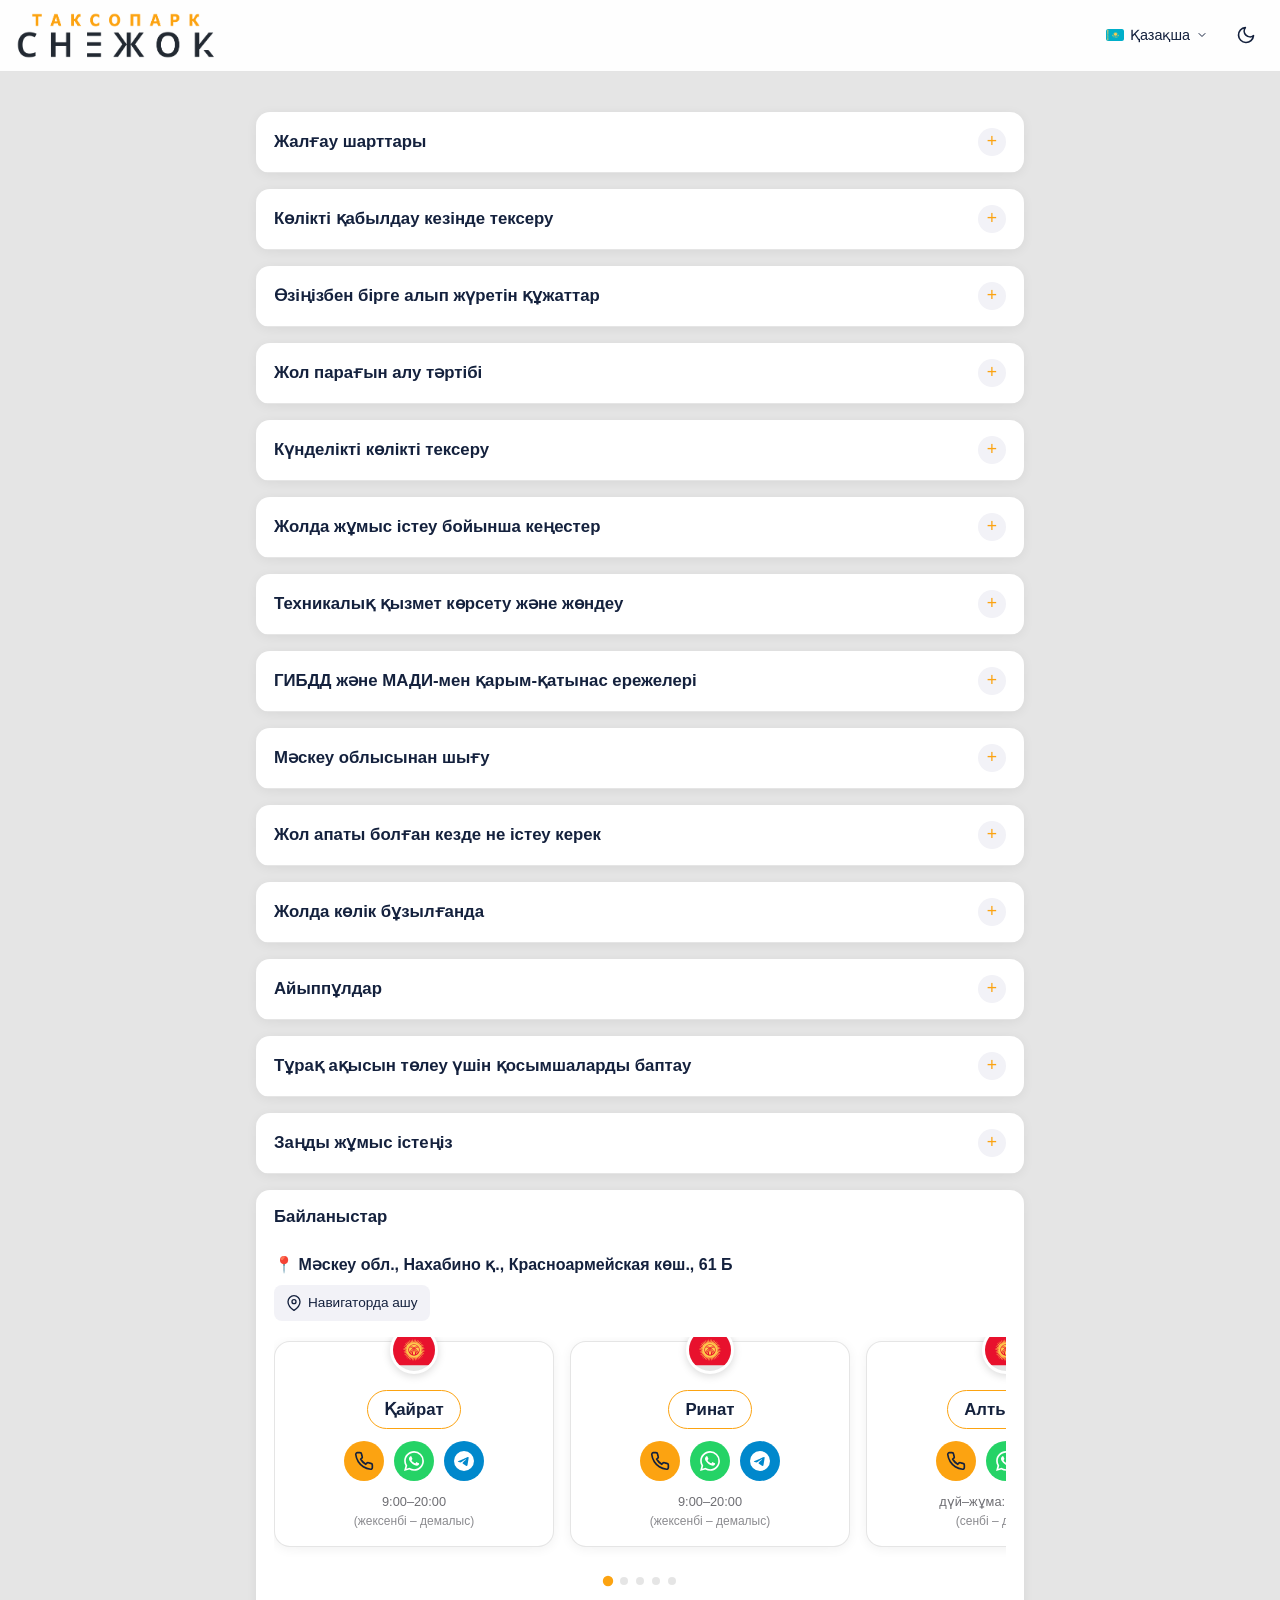
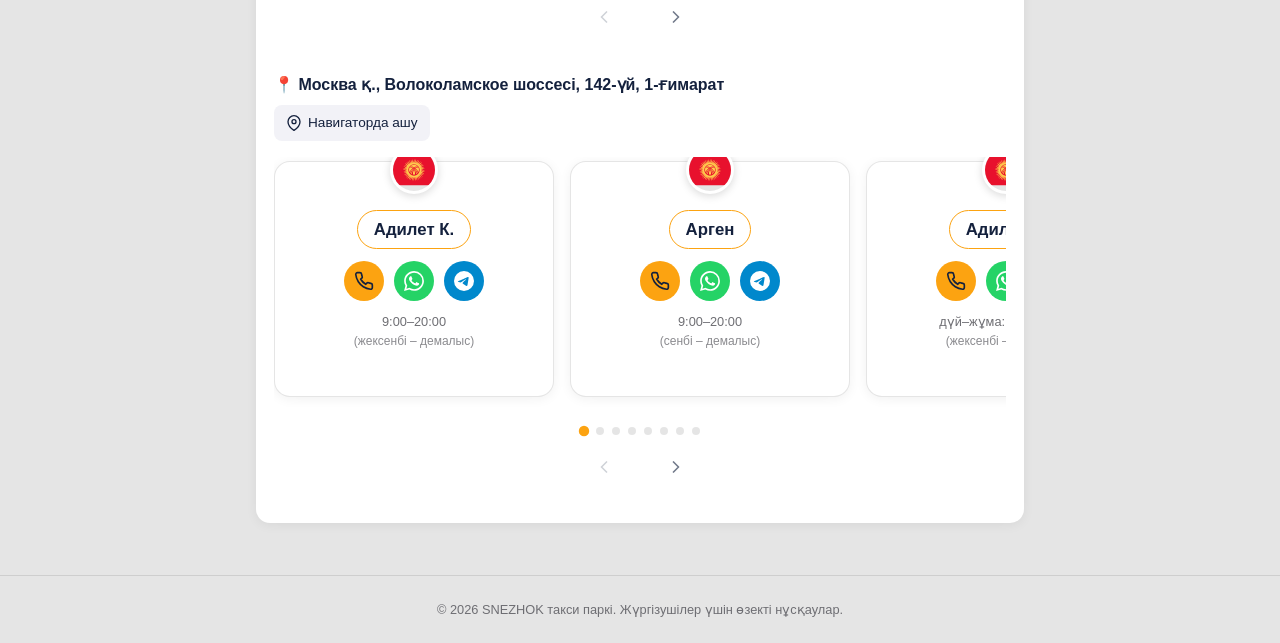
<file: kz.html>
<!DOCTYPE html>
<html lang="kk" data-theme="light">
<head>
  <meta charset="UTF-8">
  <meta name="viewport" content="width=device-width, initial-scale=1.0">
  <title>SNEZHOK такси паркі</title>
  <link rel="stylesheet" href="style.css">
</head>
<body>
  <header class="header">
   <div class="logo">
    <img src="img/logo/logo2.svg" alt="SNEZHOK" class="logo-image" fetchpriority="high">
</div>

    <div class="header-controls">
      <div class="lang-dropdown">
        <button class="lang-btn" id="lang-toggle" aria-label="Тілді таңдау">
          <div id="current-flag-container"></div>
          <span id="current-lang-label">Қазақша</span>
          <svg class="icon-chevron" viewBox="0 0 24 24" fill="none" stroke="currentColor" stroke-width="2" stroke-linecap="round" stroke-linejoin="round"><path d="M6 9l6 6 6-6"/></svg>
        </button>
               <div class="dropdown-menu" id="lang-menu" role="listbox">
          <a class="lang-option" href="index.html" role="option"><img class="flag" src="img/flags/ru.svg" alt="Ресей"><span>Орысша</span></a>
          <a class="lang-option" href="kg.html" role="option"><img class="flag" src="img/flags/kg.svg" alt="Қырғызстан"><span>Қырғызша</span></a>
          <a class="lang-option" href="kz.html" role="option"><img class="flag" src="img/flags/kz.svg" alt="Қазақстан"><span>Қазақша</span></a>
          <a class="lang-option" href="tj.html" role="option"><img class="flag" src="img/flags/tj.svg" alt="Тәжікстан"><span>Toҷikӣ</span></a>
          <a class="lang-option" href="tm.html" role="option"><img class="flag" src="img/flags/tm.svg" alt="Түрікменстан"><span>Türkmençe</span></a>
          <a class="lang-option" href="uz.html" role="option"><img class="flag" src="img/flags/uz.svg" alt="Өзбекстан"><span>Oʻzbekcha</span></a>
        </div>
      </div>

      <button class="icon-btn" id="theme-toggle" aria-label="Тақырыпты өзгерту">
        <svg class="icon sun" viewBox="0 0 24 24" fill="none" stroke="currentColor" stroke-width="2" stroke-linecap="round" stroke-linejoin="round"><circle cx="12" cy="12" r="5"/><path d="M12 1v2M12 21v2M4.22 4.22l1.42 1.42M18.36 18.36l1.42 1.42M1 12h2M21 12h2M4.22 19.78l1.42-1.42M18.36 5.64l1.42-1.42"/></svg>
        <svg class="icon moon" viewBox="0 0 24 24" fill="none" stroke="currentColor" stroke-width="2" stroke-linecap="round" stroke-linejoin="round"><path d="M21 12.79A9 9 0 1111.21 3 7 7 0 0021 12.79z"/></svg>
      </button>
    </div>
  </header>

  <main class="container">
    <!-- 1. Жалғау шарттары -->
    <section class="accordion-block" id="conditions">
      <div class="accordion-header"><h2>Жалғау шарттары</h2><button class="accordion-toggle" aria-expanded="true"><span class="icon-minus">−</span><span class="icon-plus">+</span></button></div>
      <div class="accordion-body">
        <ul class="check-list">
          <li>Жалғаудың ең қысқа мерзімі – <strong>14 күн</strong>.</li>
          <li>Жалғаудың алғашқы күні – <strong>тегін</strong> (жаңа жүргізушілер үшін).</li>
          <li>Көлікті тапсыру: дүйсенбі – жұма.</li>
          <li>Көлікті тапсырардан <strong>3 күн бұрын</strong> колонна басшысына хабарлау керек.</li>
          <li>Жалғау ақысы күн сайын сағат <strong>12:00-де</strong> шегеріледі.</li>
          <li>Парк комиссиясы – <strong>3%</strong>.</li>
        </ul>
        <div class="info-block">
          <h3>Компанияның ішкі сақтандыруы (КАСКО)</h3>
          <p>Бағасы: <strong>+100 ₽/күн</strong>.</p>
          <p>Көлік қатты зақымданса, жүргізуші <strong>20 000 ₽</strong>-дан аспайтын төлемді ғана төлейді, қалған шығындарды компания көтереді.</p>
          <p class="warning-text">Бұл қызмет келесі жағдайларда <strong>жұмыс істемейді</strong>:</p>
          <ul>
            <li>көлікті басқа адамға берсеңіз;</li>
            <li>мас күйінде көлік жүргізсеңіз;</li>
            <li>жол ережелерін қатаң бұзсаңыз;</li>
            <li>көлікті әдейі бүлдірсеңіз;</li>
            <li>жол апаты болған жерден кетіп қалсаңыз;</li>
            <li>жол апаты туралы құжаттар болмаса;</li>
            <li>көліктің бұзылғанын біле тұра жүргізсеңіз;</li>
            <li>көлікті жеке мақсатта пайдалансаңыз.</li>
          </ul>
        </div>
        <p><strong>Жүргізуші келесілер үшін материалдық жауапкершілікте болады:</strong> сызылған, сыдырылған, иілген жерлер, жүріс бөлігінің зақымы, шиналар, дискілер, әйнектер және басқа да зақымдар.</p>
        <p>Айыппұлдар және ЦКАД, МСД жолдарында жүру ақысы жүргізушінің мобильді қосымшасынан автоматты түрде шегеріледі. <strong>1 000 ₽</strong>-дан асқан айыппұлдар күн сайын <strong>1 000 ₽</strong>-дан шегеріледі.</p>
        <div class="recommendation-box">
          <svg class="rec-icon" viewBox="0 0 24 24" fill="none" stroke="currentColor" stroke-width="2" stroke-linecap="round" stroke-linejoin="round"><circle cx="12" cy="12" r="10"/><line x1="15" y1="9" x2="9" y2="15"/><line x1="9" y1="9" x2="15" y2="15"/></svg>
          <div class="rec-content"><strong>Тыйым салынады:</strong> көлікті басқа адамға беру және оны мақсатынан тыс пайдалану.</div>
        </div>
      </div>
    </section>

    <!-- 2. Көлікті тексеру -->
    <section class="accordion-block" id="car-inspect">
      <div class="accordion-header"><h2>Көлікті қабылдау кезінде тексеру</h2><button class="accordion-toggle" aria-expanded="false"><span class="icon-minus">−</span><span class="icon-plus">+</span></button></div>
      <div class="accordion-body">
        <h3>Сыртқы көрінісі:</h3>
        <ul class="check-list"><li>кузовтағы жабыстырылған элементтер;</li><li>зақымдардың бар-жоғы (сызықтар, иілген жерлер т.б.);</li><li>салонның жағдайы;</li><li>дөңгелектердің жағдайы;</li><li>алдыңғы әйнектің бүтіндігі.</li></ul>
        <h3>Техникалық жағдайы:</h3>
        <ul class="check-list"><li>майдың, тежегіш және салқындату сұйықтықтарының деңгейі;</li><li>генератор белбеуінің жағдайы;</li><li>аккумулятордың жағдайы.</li></ul>
        <h3>Жарық приборлары:</h3>
        <ul class="check-list"><li>габариттік шамдар, фаралар, бұрылыс сигналдары, тежегіш шамдары, артқа жүру шамдары.</li></ul>
        <h3>Қажетті жабдықтар:</h3>
        <ul class="check-list"><li>шатырдағы және бүйірлердегі такси белгілері;</li><li>авариялық тоқтату белгісі, өрт сөндіргіш, дәрі-дәрмек қобдишасы;</li><li>қосалқы дөңгелек, домкрат, гайка кілті.</li></ul>
        <div class="recommendation-box">
          <svg class="rec-icon" viewBox="0 0 24 24" fill="none" stroke="currentColor" stroke-width="2" stroke-linecap="round" stroke-linejoin="round"><path d="M14 2H6a2 2 0 00-2 2v16a2 2 0 002 2h12a2 2 0 002-2V8z"/><polyline points="14 2 14 8 20 8"/><line x1="16" y1="13" x2="8" y2="13"/><line x1="16" y1="17" x2="8" y2="17"/><polyline points="10 9 9 9 8 9"/></svg>
          <div class="rec-content">Көлікті қабылдауда құжаттарды, олардың жарамдылық мерзімін тексеріңіз, тіркеу нөмірлерін құжаттармен салыстырыңыз.</div>
        </div>
      </div>
    </section>

    <!-- 3. Құжаттар (КАРУСЕЛЬ) -->
    <section class="accordion-block" id="documents">
      <div class="accordion-header"><h2>Өзіңізбен бірге алып жүретін құжаттар</h2><button class="accordion-toggle" aria-expanded="false"><span class="icon-minus">−</span><span class="icon-plus">+</span></button></div>
      <div class="accordion-body">
        <div class="doc-carousel-wrapper">
          <div class="doc-carousel" id="doc-carousel">
            <div class="carousel-slide"><img src="img/driver_license/driver_license.webp" alt="Жүргізуші куәлігі"><p class="carousel-caption">Жүргізуші куәлігі <span class="text-secondary">(жарамдылық мерзімін тексеріңіз)</span></p></div>
            <div class="carousel-slide"><img src="img/sts/sts_2.webp" alt="Тіркеу куәлігі"><p class="carousel-caption">Тіркеу куәлігі (СТС) <span class="text-secondary">(жарамдылық мерзімін тексеріңіз)</span></p></div>
            <div class="carousel-slide"><img src="img/save/save.webp" alt="ОСАГО сақтандыру полисі"><p class="carousel-caption">ОСАГО сақтандыру полисі <span class="text-secondary">(жарамдылық мерзімін тексеріңіз)</span></p></div>
            <div class="carousel-slide"><img src="img/diagnostic/diag_card.webp" alt="Диагностикалық карта"><p class="carousel-caption">Диагностикалық карта <span class="text-secondary">(жарамдылық мерзімін тексеріңіз)</span></p></div>
            <div class="carousel-slide"><img src="img/road_list/road_list.webp" alt="Толтырылған жол парағы"><p class="carousel-caption">Толтырылған жол парағы</p></div>
          </div>
          <div class="carousel-indicators" id="doc-indicators">
            <button class="indicator active" data-index="0"></button>
            <button class="indicator" data-index="1"></button>
            <button class="indicator" data-index="2"></button>
            <button class="indicator" data-index="3"></button>
            <button class="indicator" data-index="4"></button>
          </div>
          <div class="carousel-arrows">
            <button class="arrow-btn arrow-left" aria-label="Алдыңғы слайд">
              <svg viewBox="0 0 24 24" fill="none" stroke="currentColor" stroke-width="2" stroke-linecap="round" stroke-linejoin="round"><path d="M15 18l-6-6 6-6"/></svg>
            </button>
            <button class="arrow-btn arrow-right" aria-label="Келесі слайд">
              <svg viewBox="0 0 24 24" fill="none" stroke="currentColor" stroke-width="2" stroke-linecap="round" stroke-linejoin="round"><path d="M9 18l6-6-6-6"/></svg>
            </button>
          </div>
        </div>
      </div>
    </section>

    <!-- 4. Жол парағын алу тәртібі -->
    <section class="accordion-block" id="waybill">
      <div class="accordion-header"><h2>Жол парағын алу тәртібі</h2><button class="accordion-toggle" aria-expanded="false"><span class="icon-minus">−</span><span class="icon-plus">+</span></button></div>
      <div class="accordion-body">
        <ol class="step-list">
          <li>Паркке келгенде, механиктен көлік құжаттарын, тасымалдаушы картасын, жол парағын, шатырдағы белгіні алыңыз. Алуды растау үшін <span class="highlight">қол қоюыңыз керек</span>.</li>
          <li>Медициналық тексеруден өтіңіз (жалпы жағдай, дене температурасы, қан қысымы, мас күйін тексеру), жауапты адамның жанында <span class="highlight">уақытты</span> және қолыңызды қойыңыз.</li>
          <li>Механиктен көлік кілттерін алып, көлікті тексересіз. Тексеру аяқталған соң, механиктің жанында <span class="highlight">уақытты</span> және қолыңызды қойыңыз.</li>
          <li>Көлікті техникалық жағынан жарамды күйде қабылдағаныңыз туралы <span class="highlight">қол қоюыңыз керек</span>.</li>
          <li>Такси белгісі, жол парағы немесе тасымалдаушы картасы жоғалған жағдайдағы әрекеттер туралы хабардар екеніңізді растау үшін <span class="highlight">қол қоюыңыз керек</span>.</li>
          <li>Парктан шығарда шыққан <span class="highlight">уақытты</span> белгілеңіз.</li>
          <li>Шығу кезіндегі көліктің <span class="highlight">километражын</span> белгілеңіз.</li>
        </ol>

        <div class="waybill-warning">
          <svg class="warning-icon" viewBox="0 0 24 24" fill="none" stroke="currentColor" stroke-width="2" stroke-linecap="round" stroke-linejoin="round"><circle cx="12" cy="12" r="10"/><line x1="12" y1="8" x2="12" y2="12"/><line x1="12" y1="16" x2="12.01" y2="16"/></svg>
          <div>Жол парағын дұрыс толтырмау <strong>100 000 ₽</strong> айыппұл және көлікті <strong>2 айға</strong> дейін айып тұрағына алумен жазаланады.</div>
        </div>

        <div class="info-note">
          <svg class="note-icon" viewBox="0 0 24 24" fill="none" stroke="currentColor" stroke-width="2" stroke-linecap="round" stroke-linejoin="round"><circle cx="12" cy="12" r="10"/><line x1="12" y1="16" x2="12" y2="12"/><line x1="12" y1="8" x2="12.01" y2="8"/></svg>
          <span>Кейбір жағдайларда механик және медициналық қызметкер жүргізушіге өзі келуі мүмкін.</span>
        </div>
      </div>
    </section>

    <!-- 5. Күнделікті тексеру -->
    <section class="accordion-block" id="daily-inspect">
      <div class="accordion-header"><h2>Күнделікті көлікті тексеру</h2><button class="accordion-toggle" aria-expanded="false"><span class="icon-minus">−</span><span class="icon-plus">+</span></button></div>
      <div class="accordion-body">
        <ul class="check-list">
          <li>Көлікті айналып өтіп, зақымдар жоқ екеніне көз жеткізіңіз.</li>
          <li>Дөңгелектерді тексеріңіз.</li>
          <li>Сұйықтықтардың деңгейін, белбеудегі сызықтарды, аккумулятордың жағдайын және клеммалардың мықтылығын, ағып жатқан жерлер жоқ екенін тексеріңіз.</li>
          <li>Құжаттарды және олардың жарамдылық мерзімін тексеріңіз.</li>
          <li>Көліктің тазалығына көз жеткізіңіз.</li>
        </ul>
        <div class="info-block">
          <h3>Егер тұрақта зақым тапсаңыз:</h3>
          <ol class="step-list"><li>Колонна басшысына хабарласыңыз.</li><li>Көлікті жылжытпай, барлық жағынан суретке түсіріңіз, зақымдарды жалпы және жақыннан түсіріңіз.</li><li>Оқиғаны ресімдеу үшін полиция шақырыңыз.</li></ol>
        </div>

        <!-- Көлік суреттері карусели -->
        <div class="doc-carousel-wrapper" style="margin-top: 20px;">
          <div class="doc-carousel" id="inspection-carousel">
            <div class="carousel-slide"><img src="img/auto/granta.webp" alt="lada_granta"><p class="carousel-caption">Lada Granta</p></div>
            <div class="carousel-slide"><img src="img/auto/h5.webp" alt="Hongqi_h5"><p class="carousel-caption">Hongqi H5</p></div>
            <div class="carousel-slide"><img src="img/auto/jac.webp" alt="jac_j7"><p class="carousel-caption">Jac J7</p></div>
            <div class="carousel-slide"><img src="img/auto/jetta.webp" alt="Volkswagen_jetta"><p class="carousel-caption">Volkswagen Jetta</p></div>
            <div class="carousel-slide"><img src="img/auto/kaiyi.webp" alt="kaiyi_e5"><p class="carousel-caption">Kaiyi E5</p></div>
            <div class="carousel-slide"><img src="img/auto/moscvich.webp" alt="moscvich"><p class="carousel-caption">Москвич 3</p></div>
            <div class="carousel-slide"><img src="img/auto/polo.webp" alt="Volkswagen_polo"><p class="carousel-caption">Volkswagen Polo</p></div>
            <div class="carousel-slide"><img src="img/auto/rapid.webp" alt="Skoda_rapid"><p class="carousel-caption">Skoda Rapid</p></div>
            <div class="carousel-slide"><img src="img/auto/baic.webp" alt="baic_e5plus"><p class="carousel-caption">Baic E5 plus</p></div>
          </div>
          <div class="carousel-indicators" id="inspection-indicators">
            <button class="indicator active" data-index="0"></button>
            <button class="indicator" data-index="1"></button>
            <button class="indicator" data-index="2"></button>
            <button class="indicator" data-index="3"></button>
            <button class="indicator" data-index="4"></button>
            <button class="indicator" data-index="5"></button>
            <button class="indicator" data-index="6"></button>
            <button class="indicator" data-index="7"></button>
            <button class="indicator" data-index="8"></button>
          </div>
          <div class="carousel-arrows">
            <button class="arrow-btn arrow-left" aria-label="Алдыңғы слайд">
              <svg viewBox="0 0 24 24" fill="none" stroke="currentColor" stroke-width="2" stroke-linecap="round" stroke-linejoin="round"><path d="M15 18l-6-6 6-6"/></svg>
            </button>
            <button class="arrow-btn arrow-right" aria-label="Келесі слайд">
              <svg viewBox="0 0 24 24" fill="none" stroke="currentColor" stroke-width="2" stroke-linecap="round" stroke-linejoin="round"><path d="M9 18l6-6-6-6"/></svg>
            </button>
          </div>
        </div>

      </div>
    </section>

    <!-- 6. Жұмыс бойынша кеңестер -->
    <section class="accordion-block" id="work-tips">
      <div class="accordion-header"><h2>Жолда жұмыс істеу бойынша кеңестер</h2><button class="accordion-toggle" aria-expanded="false"><span class="icon-minus">−</span><span class="icon-plus">+</span></button></div>
      <div class="accordion-body">
        <p>Жұмыс істеуге ең тиімді уақыт: <strong>05:00–11:00</strong> және <strong>15:00–20:00</strong>. Бұл сағаттарда сұраныс ең жоғары.</p>
        <p>Сіздің ыңғайлылығыңыз бен қауіпсіздігіңіз ең маңызды. Шаршау назарды төмендетеді, сондықтан үзіліс жасап, жеткілікті ұйықтаңыз.</p>
        <div class="recommendation-box">
          <svg class="rec-icon" viewBox="0 0 24 24" fill="none" stroke="currentColor" stroke-width="2" stroke-linecap="round" stroke-linejoin="round"><circle cx="12" cy="12" r="10"/><polyline points="12 6 12 12 16 14"/></svg>
          <div class="rec-content">Көлікті кешке, алдын ала жанармай құйып, жуып қоюды ұсынамыз. Бұл таңертеңгі уақытты үнемдейді және жолға шығар алдында асықпауға көмектеседі.</div>
        </div>
      </div>
    </section>

    <!-- 7. Техникалық қызмет көрсету және жөндеу -->
    <section class="accordion-block" id="tech-service">
      <div class="accordion-header"><h2>Техникалық қызмет көрсету және жөндеу</h2><button class="accordion-toggle" aria-expanded="false"><span class="icon-minus">−</span><span class="icon-plus">+</span></button></div>
      <div class="accordion-body">
        <ul class="check-list">
          <li>Техникалық қызмет көрсету әр <strong>10 000 км</strong> сайын өткізіледі.</li>
          <li>Жөндеу және қызмет көрсету – <strong>такси паркінің автосервисінде ғана</strong>.</li>
          <li>Техникалық қызметке және жөндеуге жазылу – барудан <strong>3 күн бұрын</strong>.</li>
          <li>Өз бетінше араласу (жөндеу, қосалқы бөлшек ауыстыру, май қосу) – <strong>колонна басшысымен келіскеннен кейін ғана</strong>.</li>
        </ul>
        <div class="recommendation-box">
          <svg class="rec-icon" viewBox="0 0 24 24" fill="none" stroke="currentColor" stroke-width="2" stroke-linecap="round" stroke-linejoin="round"><path d="M14.7 6.3a1 1 0 000 1.4l1.6 1.6a1 1 0 001.4 0l3.77-3.77a6 6 0 01-7.94 7.94l-6.91 6.91a2.12 2.12 0 01-3-3l6.91-6.91a6 6 0 017.94-7.94l-3.76 3.76z"/></svg>
          <div class="rec-content">Көлікті қабылдауда колонна басшысынан техникалық қызметке қанша километрден кейін келу керектігін сұраңыз.</div>
        </div>
      </div>
    </section>

    <!-- 8. ГИБДД және МАДИ-мен қарым-қатынас -->
    <section class="accordion-block" id="police-rules">
      <div class="accordion-header"><h2>ГИБДД және МАДИ-мен қарым-қатынас ережелері</h2><button class="accordion-toggle" aria-expanded="false"><span class="icon-minus">−</span><span class="icon-plus">+</span></button></div>
      <div class="accordion-body">
        <ul class="check-list">
          <li>Сабырлы, асықпай, сыпайы қарым-қатынас жасаңыз.</li>
          <li>Дау шығармаңыз (дауыс көтеру, ашулану).</li>
          <li>«Негізі не?», «Тоқтату себебі?», «Сіздің құқығыңыз жоқ» деген сияқты сөздерді қолданбаңыз.</li>
          <li>Егер хаттама толтырылып жатса, себебін түсіндіріп беруін сыпайы сұраңыз.</li>
          <li>Егер түсінбесеңіз – аудармашы сұраңыз. <strong>Мағынасы түсініксіз құжаттарға қол қоймаңыз.</strong></li>
          <li>Хаттама толтырылған бірден колонна басшысына хабарлаңыз.</li>
          <li>Қызметкерлердің әрекеттерінің заңдылығына сенімсіз болсаңыз – колонна басшысына хабарласыңыз!</li>
        </ul>
        <div class="info-block">
          <h3>МАДИ тексеруі</h3>
          <p>МАДИ қызметкерлері такси белгілерінің, тасымалдаушы картасының, жол парағының бар екенін және тасымал қауіпсіздігін тексере алады.</p>
          <p><strong>Маңызды:</strong> МАДИ қызметкері құжаттарды тексеру үшін көлікті тоқтатуға құқығы жоқ. Мұны тек полиция қызметкерлері жасайды. Бірақ егер МАДИ қызметкері өзі келіп құжат сұраса – беріңіз, дауласпаңыз.</p>
        </div>
      </div>
    </section>

    <!-- 9. Мәскеу облысынан шығу -->
    <section class="accordion-block" id="outside-mo">
      <div class="accordion-header"><h2>Мәскеу облысынан шығу</h2><button class="accordion-toggle" aria-expanded="false"><span class="icon-minus">−</span><span class="icon-plus">+</span></button></div>
      <div class="accordion-body">
        
        <!-- Сурет тақырыптан кейін -->
        <div class="section-image-wrapper">
          <img src="img/get_out/out.webp" alt="Мәскеу облысынан шығу" class="section-image">
        </div>

        <div class="waybill-warning">
          <svg class="warning-icon" viewBox="0 0 24 24" fill="none" stroke="currentColor" stroke-width="2" stroke-linecap="round" stroke-linejoin="round"><circle cx="12" cy="12" r="10"/><line x1="12" y1="8" x2="12" y2="12"/><line x1="12" y1="16" x2="12.01" y2="16"/></svg>
          <div>Мәскеу облысынан шығар алдында колонна басшысына хабарласу <strong>міндетті</strong>.</div>
        </div>
        <p>Егер Мәскеу облысынан тыс жерде көлік бұзылса немесе жол апаты болса, эвакуатор ақысын <strong>жүргізуші</strong> төлейді.</p>
      </div>
    </section>

    <!-- 10. Жол апаты -->
    <section class="accordion-block" id="accident">
      <div class="accordion-header"><h2>Жол апаты болған кезде не істеу керек</h2><button class="accordion-toggle" aria-expanded="false"><span class="icon-minus">−</span><span class="icon-plus">+</span></button></div>
      <div class="accordion-body">
        <ol class="step-list">
          <li>Тоқтаңыз, авариялық сигналды қосыңыз, белгіні қойыңыз. Қаладан тыс жерде жарық шағылыстырғыш жилет киіңіз.</li>
          <li>Егер зардап шеккендер болса – жедел жәрдем шақырыңыз (<strong>103</strong> немесе <strong>112</strong>). Егер білмесеңіз, алғашқы көмек көрсетпеңіз.</li>
          <li>Жол апаты болған жерді, барлық көліктердің зақымдарын, нөмірлерін суретке түсіріп, колонна басшысына жіберіңіз.</li>
          <li>ГИБДД қызметкерін күтіңіз.</li>
        </ol>
        <div class="info-block">
          <h3>Егер ГИБДД қызметкері жолды босатуды сұраса:</h3>
          <ul><li>Ережелерді сақтап тоқтаңыз. <img src="img/taxi_parking/3_27.webp" alt="3.27" class="traffic-sign"> белгісінің астына көлік қоймаңыз.</li><li>Ақылы тұрақ болса – ақысын төлеңіз.</li><li>Басқа жол ережелерін бұзбаңыз.</li></ul>
        </div>
        <h3>Еуропротокол толтыру шарттары:</h3>
        <ul><li>Колонна басшысы еуропротоколға келісті;</li><li>Жол апатында 2 ғана көлік, зардап шеккендер жоқ;</li><li>Екі жүргізушінің де ОСАГО-сы жарамды;</li><li>Екеуі де еуропротоколға келісті, инфрақұрылым зақымданбаған, көліктердің орны өзгермеген.</li></ul>
        <p><em>Еуропротокол – соңғы шара. ГИБДД арқылы ресімдеуге тырысыңыз.</em></p>
        <div class="recommendation-box">
          <svg class="rec-icon" viewBox="0 0 24 24" fill="none" stroke="currentColor" stroke-width="2" stroke-linecap="round" stroke-linejoin="round"><circle cx="12" cy="12" r="10"/><polyline points="12 6 12 12 16 14"/></svg>
          <div class="rec-content">Еуропротокол толтырылғаннан кейін, екінші қатысушы бірінші кеткенше күтіңіз.</div>
        </div>
        <p class="danger">Сіздің кінәңізбен болған жол апатында эвакуатор ақысын сіз төлейсіз.</p>
      </div>
    </section>

    <!-- 11. Көлік бұзылғанда -->
    <section class="accordion-block" id="breakdown">
      <div class="accordion-header"><h2>Жолда көлік бұзылғанда</h2><button class="accordion-toggle" aria-expanded="false"><span class="icon-minus">−</span><span class="icon-plus">+</span></button></div>
      <div class="accordion-body">
        <ol class="step-list">
          <li>Жол ережелерін және қауіпсіздік техникасын сақтап тоқтаңыз.</li>
          <li>Авариялық тоқтату белгісін қойыңыз.</li>
          <li>Жолаушыларды түсіріңіз.</li>
          <li>Механик немесе эвакуатор шақыру үшін колонна басшысына хабарласыңыз.</li>
        </ol>
        <div class="recommendation-box">
          <svg class="rec-icon" viewBox="0 0 24 24" fill="none" stroke="currentColor" stroke-width="2" stroke-linecap="round" stroke-linejoin="round"><circle cx="12" cy="12" r="10"/><polyline points="12 6 12 12 16 14"/></svg>
          <div class="rec-content">Егер ақылы тұрақта тоқтауға мәжбүр болсаңыз – ақысын төлеңіз. Кейін компенсация аласыз.</div>
        </div>
      </div>
    </section>

    <!-- 12. Айыппұлдар -->
    <section class="accordion-block" id="fines">
      <div class="accordion-header"><h2>Айыппұлдар</h2><button class="accordion-toggle" aria-expanded="false"><span class="icon-minus">−</span><span class="icon-plus">+</span></button></div>
      <div class="accordion-body">
        <p class="warning-text">Сомалар жеңілдіксіз толық көрсетілді. Көп айыппұлдарды 25–50% жеңілдікпен төлеуге болады.</p>
        
        <div class="fine-item">
          <h3>Тасымалдаушы картасы жоқ</h3>
          <p>Айыппұл: <strong class="price">30 000 ₽</strong>. Алдыңғы панельдің оң жағында болуы керек.</p>
          <div class="fine-image-wrapper">
            <img src="img/taxi_card/taxi_card.webp" alt="Тасымалдаушы картасы" class="fine-image">
          </div>
        </div>

        <div class="fine-item">
          <h3>Такси шамы немесе «шашка» жоқ</h3>
          <p>Айыппұл: <strong class="price">50 000 ₽</strong>.</p>
          <div class="fine-image-wrapper">
            <img src="img/taxi_hat/taxi_hat.webp" alt="Такси шамы" class="fine-image">
          </div>
          <div class="recommendation-box">
            <svg class="rec-icon" viewBox="0 0 24 24" fill="none" stroke="currentColor" stroke-width="2" stroke-linecap="round" stroke-linejoin="round"><circle cx="12" cy="12" r="10"/><line x1="12" y1="8" x2="12" y2="12"/><line x1="12" y1="16" x2="12.01" y2="16"/></svg>
            <div class="rec-content">Жұмыстан кейін шамды шешіп, жүргізуші жағындағы еденге қойыңыз. Осылайша шамды ұрлап кетпейді, жолға шыққанда орнатуды ұмытпайсыз. Шамды багажникке салмаңыз.</div>
          </div>
        </div>

        <div class="fine-item">
          <h3>Шөпке және тротуарға тоқтау</h3>
          <p>Айыппұл: <strong class="price">300 000 ₽</strong>.</p>
          <div class="fine-image-wrapper">
            <img src="img/grass/grass.webp" alt="Шөпке тоқтау" class="fine-image">
          </div>
          <div class="recommendation-box">
            <svg class="rec-icon" viewBox="0 0 24 24" fill="none" stroke="currentColor" stroke-width="2" stroke-linecap="round" stroke-linejoin="round"><circle cx="12" cy="12" r="10"/><line x1="12" y1="8" x2="12" y2="12"/><line x1="12" y1="16" x2="12.01" y2="16"/></svg>
            <div class="rec-content">Көлікті төрт дөңгелегі де асфальтта тұрғандай етіп тоқтатыңыз. Жаяу жүргіншілер үшін тротуарға және бордюрға көлік қоймаңыз.</div>
          </div>
        </div>

        <div class="fine-item">
          <h3>Балаларды тасымалдау ережелерін бұзу</h3>
          <p>Айыппұл: <strong class="price">200 000 ₽</strong>. Балалар орындығы жоқ/дұрыс емес/дұрыс орнатылмаған немесе бала ремень тақылмаған.</p>
          <div class="fine-image-wrapper">
            <img src="img/child/child_chair.webp" alt="Балалар орындығы" class="fine-image">
          </div>
          <!-- Балалар суреттері карусели -->
          <div class="doc-carousel-wrapper" style="margin-top: 16px;">
            <div class="doc-carousel" id="children-carousel">
              <div class="carousel-slide"><img src="img/child/boy.webp" alt="Балалар орындығы мысал 1"><p class="carousel-caption">Бойы 150 см-ден жоғары</p></div>
              <div class="carousel-slide"><img src="img/child/good.webp" alt="Балалар орындығы мысал 2"><p class="carousel-caption">Дұрыс. Ремень иықтан өтеді.</p></div>
              <div class="carousel-slide"><img src="img/child/not_good.webp" alt="Балалар орындығы мысал 3"><p class="carousel-caption">Дұрыс емес. Ремень мойыннан өтеді.</p></div>
            </div>
            <div class="carousel-indicators" id="children-indicators">
              <button class="indicator active" data-index="0"></button>
              <button class="indicator" data-index="1"></button>
              <button class="indicator" data-index="2"></button>
            </div>
            <div class="carousel-arrows">
              <button class="arrow-btn arrow-left" aria-label="Алдыңғы слайд">
                <svg viewBox="0 0 24 24" fill="none" stroke="currentColor" stroke-width="2" stroke-linecap="round" stroke-linejoin="round"><path d="M15 18l-6-6 6-6"/></svg>
              </button>
              <button class="arrow-btn arrow-right" aria-label="Келесі слайд">
                <svg viewBox="0 0 24 24" fill="none" stroke="currentColor" stroke-width="2" stroke-linecap="round" stroke-linejoin="round"><path d="M9 18l6-6-6-6"/></svg>
              </button>
            </div>
          </div>

          <div class="recommendation-box">
          <svg class="rec-icon" viewBox="0 0 24 24" fill="none" stroke="currentColor" stroke-width="2" stroke-linecap="round" stroke-linejoin="round"><circle cx="12" cy="12" r="10"/><path d="M12 16v-4"/><path d="M12 8h.01"/></svg>
            <div class="rec-content">Егер клиентте балалар орындығы жоқ болса – тапсырысты жоюды сұраңыз. Егер клиент жоюдан бас тартса, орныңызда қалыңыз. Қолдау қызметіне хабарласып, жағдайды түсіндіріңіз және тапсырыстың автоматты түрде жойылуын күтіңіз.</div>
          </div>

          <div class="age-notice">
            <svg class="notice-icon" viewBox="0 0 24 24" fill="none" stroke="currentColor" stroke-width="2" stroke-linecap="round" stroke-linejoin="round"><circle cx="12" cy="12" r="10"/><path d="M12 16v-4"/><path d="M12 8h.01"/></svg>
            <div><strong>12 жасқа дейінгі, бойы 150 см-ден жоғары және салмағы 36 кг-нан ауыр балалар артқы орында кәдімгі ременьмен отыра алады.</strong></div>
          </div>
        </div>

       <div class="fine-item">
  <h3>Мас күйі немесе медициналық тексеруден бас тарту</h3>
  <p>Айыппұл: <strong class="price">145 000 ₽</strong> + 1,5–2 жылға құқықтан айыру. <strong>Әрқашан медициналық тексеруден өтуге келісіңіз!</strong></p>

  <div class="fine-image-wrapper" style="margin-top: 16px;">
    <img src="img/alko/alko.webp" alt="Медициналық тексеру" class="fine-image">
  </div>
    <p>Кейбір дәрілер реакцияға әсер етеді. Қабылдамас бұрын нұсқаулықты тексеріңіз.</p>
  <div class="meds-block">
    <p class="danger"> Тыйым салынады!</p>
    <p>Андипал, Беллатаминал, Валокордин, Валосердин, Каффетин, Корвалдин, Корвалол, Омнопон, Пентабуфен, Пенталгин-Н, Пентанов, Пливалгин, Седал, Седальгин Нео, Солпадеин, Тедеин, Теофедрин, Терпинкод, Тофф Плюс</p>
    <p class="warning-text">⚠️ Сақ болыңыз!</p>
    <p>Алпразолам, Антигриппин, Атаракс, Габапентин, Диазепам, Димедрол, Лавокодин, Лоперамид, Сироптар (спиртті), Супрастин, Тавегил, Телфаст, Феназепам, Фенибут, Цетрин және т.б.</p>
  </div>
</div>

       <div class="fine-item">
  <h3>Тыйым салынған сигналда өту / стоп-сызықты кесіп өту</h3>
  <p>Айыппұл: <strong class="price">7 500 ₽</strong>.</p>
  
  <p><strong>Сары сигнал қозғалысты тыйым салады.</strong> Егер қауіпсіз тоқтау мүмкін болса, сызыққа дейін тоқтаңыз.</p>
  
  <div class="recommendation-box">
    <svg class="rec-icon" viewBox="0 0 24 24" fill="none" stroke="currentColor" stroke-width="2" stroke-linecap="round" stroke-linejoin="round"><circle cx="12" cy="12" r="10"/><path d="M12 16v-4"/><path d="M12 8h.01"/></svg>
    <div class="rec-content">
      <p><strong>Не бұзушылық болып саналады:</strong></p>
      <ul class="check-list" style="margin: 8px 0 0 16px; padding-left: 8px;">
        <li>Қызыл немесе сары сигналда бағдаршамнан өту</li>
        <li>Стоп-сызықты көліктің алдыңғы бөлігімен кесіп өту</li>
        <li>Тыйым салынған реттеушінің белгісінде стоп-сызықтан шығу</li>
      </ul>
    </div>
  </div>
  
  <p style="margin-top: 12px;"><strong>Кеңес:</strong> Қиылысқа жақындағанда, жылдамдықты алдын ала азайтыңыз. Егер сары жанса – жылдамдатпаңыз, тоқтаңыз.</p>
</div>

        <div class="fine-item">
          <h3>Автобус жолағында «кірпіш» белгісіне қарсы қозғалыс</h3>
          <p>Айыппұл: <strong class="price">4 500 ₽</strong>.</p>
          <div class="fine-image-wrapper">
            <img src="img/brick/brick.webp" alt="Кірпіш" class="fine-image">
          </div>
        </div>

        <div class="fine-item">
          <h3><img src="img/taxi_parking/3_27.webp" alt="3.27" class="traffic-sign"> белгісінің астына тоқтау</h3>
          <p>Айыппұл: <strong class="price">4 500 ₽</strong>. <img src="img/taxi_parking/5_18.jpeg" alt="5.18" class="traffic-sign"> немесе <img src="img/taxi_parking/8_4_14.png" alt="8.4.14" class="traffic-sign"> біріктірілгенде такси көліктеріне тоқтауға рұқсат етіледі.</p>
          <div class="fine-image-wrapper">
            <img src="img/taxi_parking/taxi_park.webp" alt="Такси тұрағы" class="fine-image">
          </div>
          <div class="fine-image-wrapper">
            <img src="img/taxi_parking/taxi_park_2.webp" alt="такси тұрағы 2" class="fine-image">
          </div>
        </div>

        <div class="fine-item">
          <h3>Жылдамдықты асыру</h3>
          <ul>
            <li>+20–40 км/сағ: <strong class="price">750 ₽</strong></li>
            <li>+40–60 км/сағ: <strong class="price">1 500–2 250 ₽</strong></li>
            <li>+60–80 км/сағ: <strong class="price">3 000–3 750 ₽</strong> / 4–6 айға құқықтан айыру</li>
            <li>+80 км/сағ және одан жоғары: <strong class="price">7 500 ₽</strong> / 6 айға құқықтан айыру</li>
          </ul>
          <p>Шектеулер: тұрғын үйлер – 20, қала – 60, ТТК/магистральдар – 80, МКАД – 100.</p>
        </div>

        <div class="fine-item">
          <h3>Жол жиегінде қозғалу</h3>
          <p>Айыппұл: <strong class="price">2 250 ₽</strong>. Жол жиегінде қозғалу апаттық жағдай туғызуға тең. Жол апаты болған жағдайда кінәлі сіз боласыз.</p>
        </div>

       <div class="fine-item">
  <h3>Ремень тақылмаған</h3>
  <p>Айыппұл: <strong class="price">1 500 ₽</strong>.</p>
  <p>Жолаушылар үшін жауапкершілік жүргізушіге жүктеледі.</p>
</div>

<div class="fine-item">
  <h3>Көлік жүргізу кезінде телефон қолдану</h3>
  <p>Айыппұл: <strong class="price">1 500 ₽</strong>.</p>
  <p>Телефон ұстағыш және гарнитура (құлаққап) қолданыңыз</p>
</div>

        <!-- Жаңа бөлім ақылы тұрақтар туралы -->
        <div class="fine-item" style="margin-top: 20px;">
          <h3>Төленбеген тұрақ</h3>
          <p>Айыппұл: <strong class="price">50 000 ₽</strong></p>
          
          <div class="parking-info-section">
            <div class="parking-image-wrapper">
              <img src="img/toll_park/toll_park.webp" alt="Ақылы тұрақ белгілері" class="parking-image">
              <p class="parking-caption">Ақылы тұрақ белгілері</p>
            </div>

            <div class="parking-text">
              <p>Есіңізде болсын: ақылы тұрақ белгісі әрқашан орнатылмайды. Кейде тек көк разметка ғана болады. Қате кетірмеу үшін, тоқтар алдында Яндекс Навигатор, Яндекс Про немесе «Ресей тұрақтары» қосымшасын ашыңыз – ол жерде орын ақылы немесе жоқ екені нақты көрсетіледі.</p>
            </div>

            <div class="parking-image-wrapper">
              <img src="img/toll_park/blue.jpeg" alt="Ақылы тұрақ разметкасы" class="parking-image">
              <p class="parking-caption">Ақылы тұрақ разметкасы</p>
            </div>

            <div class="parking-reminder">
              <svg class="reminder-icon" viewBox="0 0 24 24" fill="none" stroke="currentColor" stroke-width="2" stroke-linecap="round" stroke-linejoin="round"><circle cx="12" cy="12" r="10"/><polyline points="12 6 12 12 16 14"/></svg>
              <div><strong>Тегін тұру уақыты – алғашқы 5 минут!</strong></div>
            </div>

            <div class="parking-reminder danger-reminder">
              <svg class="reminder-icon" viewBox="0 0 24 24" fill="none" stroke="currentColor" stroke-width="2" stroke-linecap="round" stroke-linejoin="round"><circle cx="12" cy="12" r="10"/><line x1="12" y1="8" x2="12" y2="12"/><line x1="12" y1="16" x2="12.01" y2="16"/></svg>
              <div><strong>ТТК ішінде тегін тұрақтар жоқ.</strong></div>
            </div>
          </div>
        </div>

      </div>
    </section>

    <!-- 13. Қосымшаларды баптау -->
    <section class="accordion-block" id="apps">
      <div class="accordion-header"><h2>Тұрақ ақысын төлеу үшін қосымшаларды баптау</h2><button class="accordion-toggle" aria-expanded="false"><span class="icon-minus">−</span><span class="icon-plus">+</span></button></div>
      <div class="accordion-body">
        
        <!-- Яндекс ПРО -->
        <h3>Яндекс ПРО</h3>
        <div class="doc-carousel-wrapper" style="margin-top: 12px;">
          <div class="doc-carousel" id="yandex-pro-carousel">
            <div class="carousel-slide"><img src="img/toll_park_instruction/png/1.webp" alt="Қабаттар белгісін басыңыз"><p class="carousel-caption">«Қабаттар» белгісін басыңыз</p></div>
            <div class="carousel-slide"><img src="img/toll_park_instruction/png/2.webp" alt="Тұрақ режимін қосыңыз"><p class="carousel-caption">Тұрақтарды көрсету режимін қосыңыз</p></div>
            <div class="carousel-slide"><img src="img/toll_park_instruction/png/3.webp" alt="Картада ақылы тұрақтар пайда болады"><p class="carousel-caption">Картада ақылы тұрақ аймақтары және тоқтауға тыйым салынған жерлер пайда болады</p></div>
          </div>
          <div class="carousel-indicators" id="yandex-pro-indicators">
            <button class="indicator active" data-index="0"></button>
            <button class="indicator" data-index="1"></button>
            <button class="indicator" data-index="2"></button>
          </div>
          <div class="carousel-arrows">
            <button class="arrow-btn arrow-left" aria-label="Алдыңғы слайд">
              <svg viewBox="0 0 24 24" fill="none" stroke="currentColor" stroke-width="2" stroke-linecap="round" stroke-linejoin="round"><path d="M15 18l-6-6 6-6"/></svg>
            </button>
            <button class="arrow-btn arrow-right" aria-label="Келесі слайд">
              <svg viewBox="0 0 24 24" fill="none" stroke="currentColor" stroke-width="2" stroke-linecap="round" stroke-linejoin="round"><path d="M9 18l6-6-6-6"/></svg>
            </button>
          </div>
        </div>

        <!-- Парковки России қосымшасы - Тіркелу -->
        <h3 style="margin-top: 24px;">«Ресей тұрақтары» қосымшасы</h3>

        <div class="app-download-buttons">
          <a href="https://apps.apple.com/bm/app/парковки-россии/id1434426876" target="_blank" class="download-btn">
            <img src="img/logo/appstore.svg" alt="App Store" class="store-icon">
            <span>App Store</span>
          </a>

          <a href="https://play.google.com/store/apps/details?id=ru.mosparking.appnew" target="_blank" class="download-btn">
            <img src="img/logo/playmarket.svg" alt="Google Play" class="store-icon">
            <span>Google Play</span>
          </a>

          <a href="https://appgallery.huawei.com/#/app/C101992459?appId=C101992459&source=appshare&subsource=C101992459" target="_blank" class="download-btn">
            <img src="img/logo/appgallery.svg" alt="AppGallery" class="store-icon">
            <span>AppGallery</span>
          </a>

          <a href="https://apps.rustore.ru/app/ru.mosparking.appnew" target="_blank" class="download-btn">
            <img src="img/logo/rustore.svg" alt="RuStore" class="store-icon">
            <span>RuStore</span>
          </a>
        </div>

        <p style="margin-top: 16px;"><strong>Баптау:</strong></p>
        <div class="doc-carousel-wrapper" style="margin-top: 12px;">
          <div class="doc-carousel" id="parking-reg-carousel">
            <div class="carousel-slide"><img src="img/toll_park_instruction/png/4.webp" alt="Балансты толтыру түймесін басыңыз"><p class="carousel-caption">Балансты толтыру түймесін басыңыз (басында 0 ₽ көрінеді)</p></div>
            <div class="carousel-slide"><img src="img/toll_park_instruction/png/5.webp" alt="Толтыру сомасын таңдаңыз"><p class="carousel-caption">Толтыру сомасын таңдап, толтыру түймесін басыңыз</p></div>
            <div class="carousel-slide"><img src="img/toll_park_instruction/png/6.webp" alt="Төлеу әдісін таңдаңыз"><p class="carousel-caption">Төлеу әдісін таңдаңыз (СБП, Банк картасы немесе телефон нөмірінен шегеру)</p></div>
            <div class="carousel-slide"><img src="img/toll_park_instruction/png/7.webp" alt="Көлік қосу түймесін басыңыз"><p class="carousel-caption">«Көлік қосу» түймесін басыңыз</p></div>
            <div class="carousel-slide"><img src="img/toll_park_instruction/png/8.webp" alt="Көлік нөмірін енгізіңіз"><p class="carousel-caption">Көлік нөмірін енгізіңіз. Орыс әріптерін қолданыңыз</p></div>
            <div class="carousel-slide"><img src="img/toll_park_instruction/png/9.webp" alt="Дайын түймесін басыңыз"><p class="carousel-caption">«Дайын» түймесін басыңыз</p></div>
          </div>
          <div class="carousel-indicators" id="parking-reg-indicators">
            <button class="indicator active" data-index="0"></button>
            <button class="indicator" data-index="1"></button>
            <button class="indicator" data-index="2"></button>
            <button class="indicator" data-index="3"></button>
            <button class="indicator" data-index="4"></button>
            <button class="indicator" data-index="5"></button>
          </div>
          <div class="carousel-arrows">
            <button class="arrow-btn arrow-left" aria-label="Алдыңғы слайд">
              <svg viewBox="0 0 24 24" fill="none" stroke="currentColor" stroke-width="2" stroke-linecap="round" stroke-linejoin="round"><path d="M15 18l-6-6 6-6"/></svg>
            </button>
            <button class="arrow-btn arrow-right" aria-label="Келесі слайд">
              <svg viewBox="0 0 24 24" fill="none" stroke="currentColor" stroke-width="2" stroke-linecap="round" stroke-linejoin="round"><path d="M9 18l6-6-6-6"/></svg>
            </button>
          </div>
        </div>

        <!-- Қалай төлеу керек -->
        <p style="margin-top: 16px;"><strong>Қалай төлеу керек:</strong></p>
        <div class="doc-carousel-wrapper" style="margin-top: 12px;">
          <div class="doc-carousel" id="parking-pay-carousel">
            <div class="carousel-slide"><img src="img/toll_park_instruction/png/10.webp" alt="Яндекс ПРО-да тұрақты таңдаңыз"><p class="carousel-caption">«Яндекс ПРО» қосымшасында қажетті тұрақты таңдаңыз. Төменде тұрақ аймағының нөмірі көрінеді</p></div>
            <div class="carousel-slide"><img src="img/toll_park_instruction/png/11.webp" alt="Парковки России қосымшасына кіріңіз"><p class="carousel-caption">«Ресей тұрақтары» қосымшасына кіріп, жоғары немесе төмен іздеуді басыңыз</p></div>
            <div class="carousel-slide"><img src="img/toll_park_instruction/png/12.webp" alt="Тұрақ аймағы нөмірін енгізіңіз"><p class="carousel-caption">Іздеуге «Яндекс ПРО» қосымшасында көрсетілген тұрақ аймағы нөмірін жазыңыз</p></div>
            <div class="carousel-slide"><img src="img/toll_park_instruction/png/13.webp" alt="Тоқтату түймесін басыңыз"><p class="carousel-caption">«Тоқтату» түймесін басыңыз</p></div>
          </div>
          <div class="carousel-indicators" id="parking-pay-indicators">
            <button class="indicator active" data-index="0"></button>
            <button class="indicator" data-index="1"></button>
            <button class="indicator" data-index="2"></button>
            <button class="indicator" data-index="3"></button>
          </div>
        </div>

        <p style="margin-top: 12px;"><em>Әдетте тұру уақыты 1 сағатқа таңдалады. Уақытты ұлғайтуға немесе азайтуға болады.</em></p>
        <p><em>Тұру уақыты бітуінен 15 минут бұрын қосымша уақытты ұзартуды ұсынады.</em></p>
        <p><em>Күннің соңына дейін басталу уақытын, көлік нөмірін және тұрақ аймағын өзгертуге болады. Өзгерістерді тек баптауларда енгізуге болады, егер тұрақ алдын ала төленген болса.</em></p>

        <!-- СМС арқылы төлеу -->
        <div class="info-block" style="margin-top: 20px;">
          <h3>7757 нөміріне СМС-хабарлама</h3>
          <ol class="step-list" style="margin-top: 10px;">
            <li>Төлеу үшін <strong>7757</strong> нөміріне келесі мәтінмен СМС жіберіңіз: <code>тұрақ аймағы нөмірі*көлік нөмірі*сағат саны 1-ден 24-ке дейін</code>
              <div class="example-box">Мысалы: <code>1004*А123АА199*3</code></div>
            </li>
            <li>Тұру уақытын ұзарту үшін – <code>X[сағат саны]</code> мәтінімен
              <div class="example-box">Мысалы: <code>X2</code></div>
            </li>
            <li>Тұру уақытын мерзімінен бұрын тоқтату үшін – <code>S</code> немесе <code>С</code> мәтінімен
              <div class="example-box">Мысалы: <code>S</code></div>
            </li>
          </ol>
          <div class="refund-notice">
            <svg class="notice-icon" viewBox="0 0 24 24" fill="none" stroke="currentColor" stroke-width="2" stroke-linecap="round" stroke-linejoin="round"><circle cx="12" cy="12" r="10"/><line x1="12" y1="16" x2="12" y2="12"/><line x1="12" y1="8" x2="12.01" y2="8"/></svg>
            <div>Пайдаланылмаған тұру уақыты үшін ақша тұрақ шотыңызға қайтарылады. <strong>Қызмет көрсетілгені туралы СМС-есепті міндетті түрде күтіңіз!</strong></div>
          </div>
        </div>

        <!-- Маңызды -->
        <div class="info-block" style="margin-top: 16px;">
          <h3>Маңызды</h3>
          <p><strong>Тегін тұру уақыты – алғашқы 5 минут!</strong></p>
          <p>Ақылы тұрақ белгісі болмауы мүмкін, тек разметка ғана болуы мүмкін. Статусты Яндекс.Навигатор, Яндекс.ПРО немесе «Ресей тұрақтары» қосымшасынан тексеріңіз.</p>
          <p class="danger"><strong>ТТК ішінде тегін тұрақтар жоқ.</strong></p>
        </div>

      </div>
    </section>

    <!-- Заңсыз ұсыныстар туралы ескерту -->
    <section class="accordion-block" id="illegal-warning">
      <div class="accordion-header"><h2>Заңды жұмыс істеңіз</h2><button class="accordion-toggle" aria-expanded="false"><span class="icon-minus">−</span><span class="icon-plus">+</span></button></div>
      <div class="accordion-body">
        <div class="warning-box">
          <p><strong>«Жеткізу» режимінде жолаушы тасымалдауға тыйым салынады.</strong></p>
          <p><strong>«Такси» режимінде зат тасымалдауға тыйым салынады.</strong></p>
          <p>«Қосымша жұмыс» немесе «пакет жеткізу» ұсыныстарынан сақ болыңыз. Бұл көбінесе заңсыз схемаларды жасырады. Полиция және қауіпсіздік қызметтері күдікті әрекеттерді бақылайды.</p>
          <p class="danger"><strong>Бас тартыңыз, диспетчерге хабарлаңыз. Заңды жұмыс істеңіз!</strong></p>
        </div>
      </div>
    </section>

    <!-- 14. Байланыстар (ЖИЫЛМАЙДЫ) -->
    <section class="accordion-block static-block" id="contacts">
      <div class="accordion-header static-header"><h2>Байланыстар</h2></div>
      <div class="accordion-body">
        
        <!-- Карусель 1: Нахабино -->
        <div class="contacts-carousel-wrapper">
          <h3 class="carousel-location-title">📍 Мәскеу обл., Нахабино қ., Красноармейская көш., 61 Б</h3>
          <a href="https://yandex.ru/maps/?text=Московская+область+Нахабино+Красноармейская+61Б" target="_blank" class="nav-link">
            <svg class="nav-icon" viewBox="0 0 24 24" fill="none" stroke="currentColor" stroke-width="2" stroke-linecap="round" stroke-linejoin="round"><path d="M21 10c0 7-9 13-9 13s-9-6-9-13a9 9 0 0118 0z"/><circle cx="12" cy="10" r="3"/></svg>
            <span>Навигаторда ашу</span>
          </a>
          
          <div class="contacts-carousel" id="contacts-carousel-1">
            
            <!-- Қайрат - Қырғызстан -->
            <div class="operator-card">
              <div class="flag-badge"><img class="flag" src="img/flags/kg.svg" alt="Қырғызстан"></div>
              <div class="operator-name">Қайрат</div>
              <div class="operator-actions">
                <a href="tel:+79153214530" class="action-btn phone" aria-label="Қоңырау шалу"><svg viewBox="0 0 24 24" fill="none" stroke="currentColor" stroke-width="2"><path d="M22 16.92v3a2 2 0 01-2.18 2 19.79 19.79 0 01-8.63-3.07 19.5 19.5 0 01-6-6 19.79 19.79 0 01-3.07-8.67A2 2 0 014.11 2h3a2 2 0 012 1.72 12.84 12.84 0 00.7 2.81 2 2 0 01-.45 2.11L8.09 9.91a16 16 0 006 6l1.27-1.27a2 2 0 012.11-.45 12.84 12.84 0 002.81.7A2 2 0 0122 16.92z"/></svg></a>
                <a href="https://wa.me/79153214530" target="_blank" class="action-btn whatsapp" aria-label="WhatsApp"><svg viewBox="0 0 24 24" fill="currentColor"><path d="M17.472 14.382c-.297-.149-1.758-.867-2.03-.967-.273-.099-.471-.148-.67.15-.197.297-.767.966-.94 1.164-.173.199-.347.223-.644.075-.297-.15-1.255-.463-2.39-1.475-.883-.788-1.48-1.761-1.653-2.059-.173-.297-.018-.458.13-.606.134-.133.298-.347.446-.52.149-.174.198-.298.298-.497.099-.198.05-.371-.025-.52-.075-.149-.669-1.612-.916-2.207-.242-.579-.487-.5-.669-.51-.173-.008-.371-.01-.57-.01-.198 0-.52.074-.792.372-.272.297-1.04 1.016-1.04 2.479 0 1.462 1.065 2.875 1.213 3.074.149.198 2.096 3.2 5.077 4.487.709.306 1.262.489 1.694.625.712.227 1.36.195 1.871.118.571-.085 1.758-.719 2.006-1.413.248-.694.248-1.289.173-1.413-.074-.124-.272-.198-.57-.347m-5.421 7.403h-.004a9.87 9.87 0 01-5.031-1.378l-.361-.214-3.741.982.998-3.648-.235-.374a9.86 9.86 0 01-1.51-5.26c.001-5.45 4.436-9.884 9.888-9.884 2.64 0 5.122 1.03 6.988 2.898a9.825 9.825 0 012.893 6.994c-.003 5.45-4.437 9.884-9.885 9.884m8.413-18.297A11.815 11.815 0 0012.05 0C5.495 0 .16 5.335.157 11.892c0 2.096.547 4.142 1.588 5.945L.057 24l6.305-1.654a11.882 11.882 0 005.683 1.448h.005c6.554 0 11.89-5.335 11.893-11.893a11.821 11.821 0 00-3.48-8.413"/></svg></a>
                <a href="tg://resolve?phone=79153214530" target="_blank" class="action-btn telegram" aria-label="Telegram"><svg viewBox="0 0 24 24" fill="currentColor"><path d="M11.944 0A12 12 0 000 12a12 12 0 0012 12 12 12 0 0012-12A12 12 0 0012 0a12 12 0 00-.056 0zm4.962 7.224c.1-.002.321.023.465.14a.506.506 0 01.171.325c.016.093.036.306.02.472-.18 1.898-.962 6.502-1.36 8.627-.168.9-.499 1.201-.82 1.23-.696.065-1.225-.46-1.9-.902-1.056-.693-1.653-1.124-2.678-1.8-1.185-.78-.417-1.21.258-1.91.177-.184 3.247-2.977 3.307-3.23.007-.032.014-.15-.056-.212s-.174-.041-.249-.024c-.106.024-1.793 1.14-5.061 3.345-.48.33-.913.49-1.302.48-.428-.008-1.252-.241-1.865-.44-.752-.245-1.349-.374-1.297-.789.027-.216.325-.437.893-.663 3.498-1.524 5.83-2.529 6.998-3.014 3.332-1.386 4.025-1.627 4.476-1.635z"/></svg></a>
              </div>
              <div class="operator-hours">9:00–20:00 <span class="hours-note">(жексенбі – демалыс)</span></div>
            </div>

            <!-- Ринат - Қырғызстан -->
            <div class="operator-card">
              <div class="flag-badge"><img class="flag" src="img/flags/kg.svg" alt="Қырғызстан"></div>
              <div class="operator-name">Ринат</div>
              <div class="operator-actions">
                <a href="tel:+79261868292" class="action-btn phone"><svg viewBox="0 0 24 24" fill="none" stroke="currentColor" stroke-width="2"><path d="M22 16.92v3a2 2 0 01-2.18 2 19.79 19.79 0 01-8.63-3.07 19.5 19.5 0 01-6-6 19.79 19.79 0 01-3.07-8.67A2 2 0 014.11 2h3a2 2 0 012 1.72 12.84 12.84 0 00.7 2.81 2 2 0 01-.45 2.11L8.09 9.91a16 16 0 006 6l1.27-1.27a2 2 0 012.11-.45 12.84 12.84 0 002.81.7A2 2 0 0122 16.92z"/></svg></a>
                <a href="https://wa.me/79261868292" target="_blank" class="action-btn whatsapp"><svg viewBox="0 0 24 24" fill="currentColor"><path d="M17.472 14.382c-.297-.149-1.758-.867-2.03-.967-.273-.099-.471-.148-.67.15-.197.297-.767.966-.94 1.164-.173.199-.347.223-.644.075-.297-.15-1.255-.463-2.39-1.475-.883-.788-1.48-1.761-1.653-2.059-.173-.297-.018-.458.13-.606.134-.133.298-.347.446-.52.149-.174.198-.298.298-.497.099-.198.05-.371-.025-.52-.075-.149-.669-1.612-.916-2.207-.242-.579-.487-.5-.669-.51-.173-.008-.371-.01-.57-.01-.198 0-.52.074-.792.372-.272.297-1.04 1.016-1.04 2.479 0 1.462 1.065 2.875 1.213 3.074.149.198 2.096 3.2 5.077 4.487.709.306 1.262.489 1.694.625.712.227 1.36.195 1.871.118.571-.085 1.758-.719 2.006-1.413.248-.694.248-1.289.173-1.413-.074-.124-.272-.198-.57-.347m-5.421 7.403h-.004a9.87 9.87 0 01-5.031-1.378l-.361-.214-3.741.982.998-3.648-.235-.374a9.86 9.86 0 01-1.51-5.26c.001-5.45 4.436-9.884 9.888-9.884 2.64 0 5.122 1.03 6.988 2.898a9.825 9.825 0 012.893 6.994c-.003 5.45-4.437 9.884-9.885 9.884m8.413-18.297A11.815 11.815 0 0012.05 0C5.495 0 .16 5.335.157 11.892c0 2.096.547 4.142 1.588 5.945L.057 24l6.305-1.654a11.882 11.882 0 005.683 1.448h.005c6.554 0 11.89-5.335 11.893-11.893a11.821 11.821 0 00-3.48-8.413"/></svg></a>
                <a href="tg://resolve?phone=79261868292" target="_blank" class="action-btn telegram"><svg viewBox="0 0 24 24" fill="currentColor"><path d="M11.944 0A12 12 0 000 12a12 12 0 0012 12 12 12 0 0012-12A12 12 0 0012 0a12 12 0 00-.056 0zm4.962 7.224c.1-.002.321.023.465.14a.506.506 0 01.171.325c.016.093.036.306.02.472-.18 1.898-.962 6.502-1.36 8.627-.168.9-.499 1.201-.82 1.23-.696.065-1.225-.46-1.9-.902-1.056-.693-1.653-1.124-2.678-1.8-1.185-.78-.417-1.21.258-1.91.177-.184 3.247-2.977 3.307-3.23.007-.032.014-.15-.056-.212s-.174-.041-.249-.024c-.106.024-1.793 1.14-5.061 3.345-.48.33-.913.49-1.302.48-.428-.008-1.252-.241-1.865-.44-.752-.245-1.349-.374-1.297-.789.027-.216.325-.437.893-.663 3.498-1.524 5.83-2.529 6.998-3.014 3.332-1.386 4.025-1.627 4.476-1.635z"/></svg></a>
              </div>
              <div class="operator-hours">9:00–20:00 <span class="hours-note">(жексенбі – демалыс)</span></div>
            </div>

            <!-- Алтынбек - Қырғызстан -->
            <div class="operator-card">
              <div class="flag-badge"><img class="flag" src="img/flags/kg.svg" alt="Қырғызстан"></div>
              <div class="operator-name">Алтынбек</div>
              <div class="operator-actions">
                <a href="tel:+79995775461" class="action-btn phone"><svg viewBox="0 0 24 24" fill="none" stroke="currentColor" stroke-width="2"><path d="M22 16.92v3a2 2 0 01-2.18 2 19.79 19.79 0 01-8.63-3.07 19.5 19.5 0 01-6-6 19.79 19.79 0 01-3.07-8.67A2 2 0 014.11 2h3a2 2 0 012 1.72 12.84 12.84 0 00.7 2.81 2 2 0 01-.45 2.11L8.09 9.91a16 16 0 006 6l1.27-1.27a2 2 0 012.11-.45 12.84 12.84 0 002.81.7A2 2 0 0122 16.92z"/></svg></a>
                <a href="https://wa.me/79995775461" target="_blank" class="action-btn whatsapp"><svg viewBox="0 0 24 24" fill="currentColor"><path d="M17.472 14.382c-.297-.149-1.758-.867-2.03-.967-.273-.099-.471-.148-.67.15-.197.297-.767.966-.94 1.164-.173.199-.347.223-.644.075-.297-.15-1.255-.463-2.39-1.475-.883-.788-1.48-1.761-1.653-2.059-.173-.297-.018-.458.13-.606.134-.133.298-.347.446-.52.149-.174.198-.298.298-.497.099-.198.05-.371-.025-.52-.075-.149-.669-1.612-.916-2.207-.242-.579-.487-.5-.669-.51-.173-.008-.371-.01-.57-.01-.198 0-.52.074-.792.372-.272.297-1.04 1.016-1.04 2.479 0 1.462 1.065 2.875 1.213 3.074.149.198 2.096 3.2 5.077 4.487.709.306 1.262.489 1.694.625.712.227 1.36.195 1.871.118.571-.085 1.758-.719 2.006-1.413.248-.694.248-1.289.173-1.413-.074-.124-.272-.198-.57-.347m-5.421 7.403h-.004a9.87 9.87 0 01-5.031-1.378l-.361-.214-3.741.982.998-3.648-.235-.374a9.86 9.86 0 01-1.51-5.26c.001-5.45 4.436-9.884 9.888-9.884 2.64 0 5.122 1.03 6.988 2.898a9.825 9.825 0 012.893 6.994c-.003 5.45-4.437 9.884-9.885 9.884m8.413-18.297A11.815 11.815 0 0012.05 0C5.495 0 .16 5.335.157 11.892c0 2.096.547 4.142 1.588 5.945L.057 24l6.305-1.654a11.882 11.882 0 005.683 1.448h.005c6.554 0 11.89-5.335 11.893-11.893a11.821 11.821 0 00-3.48-8.413"/></svg></a>
                <a href="tg://resolve?phone=79995775461" target="_blank" class="action-btn telegram"><svg viewBox="0 0 24 24" fill="currentColor"><path d="M11.944 0A12 12 0 000 12a12 12 0 0012 12 12 12 0 0012-12A12 12 0 0012 0a12 12 0 00-.056 0zm4.962 7.224c.1-.002.321.023.465.14a.506.506 0 01.171.325c.016.093.036.306.02.472-.18 1.898-.962 6.502-1.36 8.627-.168.9-.499 1.201-.82 1.23-.696.065-1.225-.46-1.9-.902-1.056-.693-1.653-1.124-2.678-1.8-1.185-.78-.417-1.21.258-1.91.177-.184 3.247-2.977 3.307-3.23.007-.032.014-.15-.056-.212s-.174-.041-.249-.024c-.106.024-1.793 1.14-5.061 3.345-.48.33-.913.49-1.302.48-.428-.008-1.252-.241-1.865-.44-.752-.245-1.349-.374-1.297-.789.027-.216.325-.437.893-.663 3.498-1.524 5.83-2.529 6.998-3.014 3.332-1.386 4.025-1.627 4.476-1.635z"/></svg></a>
              </div>
              <div class="operator-hours">дүй–жұма: 9:00–20:00 <span class="hours-note">(сенбі – демалыс)</span></div>
            </div>

            <!-- Гафар - Түрікменстан -->
            <div class="operator-card">
              <div class="flag-badge"><img class="flag" src="img/flags/tm.svg" alt="Түрікменстан"></div>
              <div class="operator-name">Гафар</div>
              <div class="operator-actions">
                <a href="tel:+79997676492" class="action-btn phone"><svg viewBox="0 0 24 24" fill="none" stroke="currentColor" stroke-width="2"><path d="M22 16.92v3a2 2 0 01-2.18 2 19.79 19.79 0 01-8.63-3.07 19.5 19.5 0 01-6-6 19.79 19.79 0 01-3.07-8.67A2 2 0 014.11 2h3a2 2 0 012 1.72 12.84 12.84 0 00.7 2.81 2 2 0 01-.45 2.11L8.09 9.91a16 16 0 006 6l1.27-1.27a2 2 0 012.11-.45 12.84 12.84 0 002.81.7A2 2 0 0122 16.92z"/></svg></a>
                <a href="https://wa.me/79997676492" target="_blank" class="action-btn whatsapp"><svg viewBox="0 0 24 24" fill="currentColor"><path d="M17.472 14.382c-.297-.149-1.758-.867-2.03-.967-.273-.099-.471-.148-.67.15-.197.297-.767.966-.94 1.164-.173.199-.347.223-.644.075-.297-.15-1.255-.463-2.39-1.475-.883-.788-1.48-1.761-1.653-2.059-.173-.297-.018-.458.13-.606.134-.133.298-.347.446-.52.149-.174.198-.298.298-.497.099-.198.05-.371-.025-.52-.075-.149-.669-1.612-.916-2.207-.242-.579-.487-.5-.669-.51-.173-.008-.371-.01-.57-.01-.198 0-.52.074-.792.372-.272.297-1.04 1.016-1.04 2.479 0 1.462 1.065 2.875 1.213 3.074.149.198 2.096 3.2 5.077 4.487.709.306 1.262.489 1.694.625.712.227 1.36.195 1.871.118.571-.085 1.758-.719 2.006-1.413.248-.694.248-1.289.173-1.413-.074-.124-.272-.198-.57-.347m-5.421 7.403h-.004a9.87 9.87 0 01-5.031-1.378l-.361-.214-3.741.982.998-3.648-.235-.374a9.86 9.86 0 01-1.51-5.26c.001-5.45 4.436-9.884 9.888-9.884 2.64 0 5.122 1.03 6.988 2.898a9.825 9.825 0 012.893 6.994c-.003 5.45-4.437 9.884-9.885 9.884m8.413-18.297A11.815 11.815 0 0012.05 0C5.495 0 .16 5.335.157 11.892c0 2.096.547 4.142 1.588 5.945L.057 24l6.305-1.654a11.882 11.882 0 005.683 1.448h.005c6.554 0 11.89-5.335 11.893-11.893a11.821 11.821 0 00-3.48-8.413"/></svg></a>
                <a href="tg://resolve?phone=79997676492" target="_blank" class="action-btn telegram"><svg viewBox="0 0 24 24" fill="currentColor"><path d="M11.944 0A12 12 0 000 12a12 12 0 0012 12 12 12 0 0012-12A12 12 0 0012 0a12 12 0 00-.056 0zm4.962 7.224c.1-.002.321.023.465.14a.506.506 0 01.171.325c.016.093.036.306.02.472-.18 1.898-.962 6.502-1.36 8.627-.168.9-.499 1.201-.82 1.23-.696.065-1.225-.46-1.9-.902-1.056-.693-1.653-1.124-2.678-1.8-1.185-.78-.417-1.21.258-1.91.177-.184 3.247-2.977 3.307-3.23.007-.032.014-.15-.056-.212s-.174-.041-.249-.024c-.106.024-1.793 1.14-5.061 3.345-.48.33-.913.49-1.302.48-.428-.008-1.252-.241-1.865-.44-.752-.245-1.349-.374-1.297-.789.027-.216.325-.437.893-.663 3.498-1.524 5.83-2.529 6.998-3.014 3.332-1.386 4.025-1.627 4.476-1.635z"/></svg></a>
              </div>
              <div class="operator-hours">9:00–20:00 <span class="hours-note">(жексенбі – демалыс)</span></div>
            </div>

            <!-- Парвиз - Тәжікстан -->
            <div class="operator-card">
              <div class="flag-badge"><img class="flag" src="img/flags/tj.svg" alt="Тәжікстан"></div>
              <div class="operator-name">Парвиз</div>
              <div class="operator-actions">
                <a href="tel:+79996609187" class="action-btn phone"><svg viewBox="0 0 24 24" fill="none" stroke="currentColor" stroke-width="2"><path d="M22 16.92v3a2 2 0 01-2.18 2 19.79 19.79 0 01-8.63-3.07 19.5 19.5 0 01-6-6 19.79 19.79 0 01-3.07-8.67A2 2 0 014.11 2h3a2 2 0 012 1.72 12.84 12.84 0 00.7 2.81 2 2 0 01-.45 2.11L8.09 9.91a16 16 0 006 6l1.27-1.27a2 2 0 012.11-.45 12.84 12.84 0 002.81.7A2 2 0 0122 16.92z"/></svg></a>
                <a href="https://wa.me/79996609187" target="_blank" class="action-btn whatsapp"><svg viewBox="0 0 24 24" fill="currentColor"><path d="M17.472 14.382c-.297-.149-1.758-.867-2.03-.967-.273-.099-.471-.148-.67.15-.197.297-.767.966-.94 1.164-.173.199-.347.223-.644.075-.297-.15-1.255-.463-2.39-1.475-.883-.788-1.48-1.761-1.653-2.059-.173-.297-.018-.458.13-.606.134-.133.298-.347.446-.52.149-.174.198-.298.298-.497.099-.198.05-.371-.025-.52-.075-.149-.669-1.612-.916-2.207-.242-.579-.487-.5-.669-.51-.173-.008-.371-.01-.57-.01-.198 0-.52.074-.792.372-.272.297-1.04 1.016-1.04 2.479 0 1.462 1.065 2.875 1.213 3.074.149.198 2.096 3.2 5.077 4.487.709.306 1.262.489 1.694.625.712.227 1.36.195 1.871.118.571-.085 1.758-.719 2.006-1.413.248-.694.248-1.289.173-1.413-.074-.124-.272-.198-.57-.347m-5.421 7.403h-.004a9.87 9.87 0 01-5.031-1.378l-.361-.214-3.741.982.998-3.648-.235-.374a9.86 9.86 0 01-1.51-5.26c.001-5.45 4.436-9.884 9.888-9.884 2.64 0 5.122 1.03 6.988 2.898a9.825 9.825 0 012.893 6.994c-.003 5.45-4.437 9.884-9.885 9.884m8.413-18.297A11.815 11.815 0 0012.05 0C5.495 0 .16 5.335.157 11.892c0 2.096.547 4.142 1.588 5.945L.057 24l6.305-1.654a11.882 11.882 0 005.683 1.448h.005c6.554 0 11.89-5.335 11.893-11.893a11.821 11.821 0 00-3.48-8.413"/></svg></a>
                <a href="tg://resolve?phone=79996609187" target="_blank" class="action-btn telegram"><svg viewBox="0 0 24 24" fill="currentColor"><path d="M11.944 0A12 12 0 000 12a12 12 0 0012 12 12 12 0 0012-12A12 12 0 0012 0a12 12 0 00-.056 0zm4.962 7.224c.1-.002.321.023.465.14a.506.506 0 01.171.325c.016.093.036.306.02.472-.18 1.898-.962 6.502-1.36 8.627-.168.9-.499 1.201-.82 1.23-.696.065-1.225-.46-1.9-.902-1.056-.693-1.653-1.124-2.678-1.8-1.185-.78-.417-1.21.258-1.91.177-.184 3.247-2.977 3.307-3.23.007-.032.014-.15-.056-.212s-.174-.041-.249-.024c-.106.024-1.793 1.14-5.061 3.345-.48.33-.913.49-1.302.48-.428-.008-1.252-.241-1.865-.44-.752-.245-1.349-.374-1.297-.789.027-.216.325-.437.893-.663 3.498-1.524 5.83-2.529 6.998-3.014 3.332-1.386 4.025-1.627 4.476-1.635z"/></svg></a>
              </div>
              <div class="operator-hours">9:00–20:00 <span class="hours-note">(сенбі – демалыс)</span></div>
            </div>

          </div>
          <div class="carousel-indicators" id="contacts-indicators-1">
            <button class="indicator active" data-index="0"></button>
            <button class="indicator" data-index="1"></button>
            <button class="indicator" data-index="2"></button>
            <button class="indicator" data-index="3"></button>
            <button class="indicator" data-index="4"></button>
          </div>
          <div class="carousel-arrows">
            <button class="arrow-btn arrow-left" aria-label="Алдыңғы слайд">
              <svg viewBox="0 0 24 24" fill="none" stroke="currentColor" stroke-width="2" stroke-linecap="round" stroke-linejoin="round"><path d="M15 18l-6-6 6-6"/></svg>
            </button>
            <button class="arrow-btn arrow-right" aria-label="Келесі слайд">
              <svg viewBox="0 0 24 24" fill="none" stroke="currentColor" stroke-width="2" stroke-linecap="round" stroke-linejoin="round"><path d="M9 18l6-6-6-6"/></svg>
            </button>
          </div>
        </div>

        <!-- Карусель 2: Москва -->
        <div class="contacts-carousel-wrapper" style="margin-top: 32px;">
          <h3 class="carousel-location-title">📍 Москва қ., Волоколамское шоссесі, 142-үй, 1-ғимарат</h3>
          <a href="https://yandex.ru/maps/?text=Москва+Волоколамское+шоссе+142+стр1" target="_blank" class="nav-link">
            <svg class="nav-icon" viewBox="0 0 24 24" fill="none" stroke="currentColor" stroke-width="2" stroke-linecap="round" stroke-linejoin="round"><path d="M21 10c0 7-9 13-9 13s-9-6-9-13a9 9 0 0118 0z"/><circle cx="12" cy="10" r="3"/></svg>
            <span>Навигаторда ашу</span>
          </a>
          
          <div class="contacts-carousel" id="contacts-carousel-2">
            
            <!-- Адилет 1 - Қырғызстан -->
            <div class="operator-card">
              <div class="flag-badge"><img class="flag" src="img/flags/kg.svg" alt="Қырғызстан"></div>
              <div class="operator-name">Адилет К.</div>
              <div class="operator-actions">
                <a href="tel:+79995773095" class="action-btn phone"><svg viewBox="0 0 24 24" fill="none" stroke="currentColor" stroke-width="2"><path d="M22 16.92v3a2 2 0 01-2.18 2 19.79 19.79 0 01-8.63-3.07 19.5 19.5 0 01-6-6 19.79 19.79 0 01-3.07-8.67A2 2 0 014.11 2h3a2 2 0 012 1.72 12.84 12.84 0 00.7 2.81 2 2 0 01-.45 2.11L8.09 9.91a16 16 0 006 6l1.27-1.27a2 2 0 012.11-.45 12.84 12.84 0 002.81.7A2 2 0 0122 16.92z"/></svg></a>
                <a href="https://wa.me/79995773095" target="_blank" class="action-btn whatsapp"><svg viewBox="0 0 24 24" fill="currentColor"><path d="M17.472 14.382c-.297-.149-1.758-.867-2.03-.967-.273-.099-.471-.148-.67.15-.197.297-.767.966-.94 1.164-.173.199-.347.223-.644.075-.297-.15-1.255-.463-2.39-1.475-.883-.788-1.48-1.761-1.653-2.059-.173-.297-.018-.458.13-.606.134-.133.298-.347.446-.52.149-.174.198-.298.298-.497.099-.198.05-.371-.025-.52-.075-.149-.669-1.612-.916-2.207-.242-.579-.487-.5-.669-.51-.173-.008-.371-.01-.57-.01-.198 0-.52.074-.792.372-.272.297-1.04 1.016-1.04 2.479 0 1.462 1.065 2.875 1.213 3.074.149.198 2.096 3.2 5.077 4.487.709.306 1.262.489 1.694.625.712.227 1.36.195 1.871.118.571-.085 1.758-.719 2.006-1.413.248-.694.248-1.289.173-1.413-.074-.124-.272-.198-.57-.347m-5.421 7.403h-.004a9.87 9.87 0 01-5.031-1.378l-.361-.214-3.741.982.998-3.648-.235-.374a9.86 9.86 0 01-1.51-5.26c.001-5.45 4.436-9.884 9.888-9.884 2.64 0 5.122 1.03 6.988 2.898a9.825 9.825 0 012.893 6.994c-.003 5.45-4.437 9.884-9.885 9.884m8.413-18.297A11.815 11.815 0 0012.05 0C5.495 0 .16 5.335.157 11.892c0 2.096.547 4.142 1.588 5.945L.057 24l6.305-1.654a11.882 11.882 0 005.683 1.448h.005c6.554 0 11.89-5.335 11.893-11.893a11.821 11.821 0 00-3.48-8.413"/></svg></a>
                <a href="tg://resolve?phone=79995773095" target="_blank" class="action-btn telegram"><svg viewBox="0 0 24 24" fill="currentColor"><path d="M11.944 0A12 12 0 000 12a12 12 0 0012 12 12 12 0 0012-12A12 12 0 0012 0a12 12 0 00-.056 0zm4.962 7.224c.1-.002.321.023.465.14a.506.506 0 01.171.325c.016.093.036.306.02.472-.18 1.898-.962 6.502-1.36 8.627-.168.9-.499 1.201-.82 1.23-.696.065-1.225-.46-1.9-.902-1.056-.693-1.653-1.124-2.678-1.8-1.185-.78-.417-1.21.258-1.91.177-.184 3.247-2.977 3.307-3.23.007-.032.014-.15-.056-.212s-.174-.041-.249-.024c-.106.024-1.793 1.14-5.061 3.345-.48.33-.913.49-1.302.48-.428-.008-1.252-.241-1.865-.44-.752-.245-1.349-.374-1.297-.789.027-.216.325-.437.893-.663 3.498-1.524 5.83-2.529 6.998-3.014 3.332-1.386 4.025-1.627 4.476-1.635z"/></svg></a>
              </div>
              <div class="operator-hours">9:00–20:00 <span class="hours-note">(жексенбі – демалыс)</span></div>
            </div>

            <!-- Арген - Қырғызстан -->
            <div class="operator-card">
              <div class="flag-badge"><img class="flag" src="img/flags/kg.svg" alt="Қырғызстан"></div>
              <div class="operator-name">Арген</div>
              <div class="operator-actions">
                <a href="tel:+79995775453" class="action-btn phone"><svg viewBox="0 0 24 24" fill="none" stroke="currentColor" stroke-width="2"><path d="M22 16.92v3a2 2 0 01-2.18 2 19.79 19.79 0 01-8.63-3.07 19.5 19.5 0 01-6-6 19.79 19.79 0 01-3.07-8.67A2 2 0 014.11 2h3a2 2 0 012 1.72 12.84 12.84 0 00.7 2.81 2 2 0 01-.45 2.11L8.09 9.91a16 16 0 006 6l1.27-1.27a2 2 0 012.11-.45 12.84 12.84 0 002.81.7A2 2 0 0122 16.92z"/></svg></a>
                <a href="https://wa.me/79995775453" target="_blank" class="action-btn whatsapp"><svg viewBox="0 0 24 24" fill="currentColor"><path d="M17.472 14.382c-.297-.149-1.758-.867-2.03-.967-.273-.099-.471-.148-.67.15-.197.297-.767.966-.94 1.164-.173.199-.347.223-.644.075-.297-.15-1.255-.463-2.39-1.475-.883-.788-1.48-1.761-1.653-2.059-.173-.297-.018-.458.13-.606.134-.133.298-.347.446-.52.149-.174.198-.298.298-.497.099-.198.05-.371-.025-.52-.075-.149-.669-1.612-.916-2.207-.242-.579-.487-.5-.669-.51-.173-.008-.371-.01-.57-.01-.198 0-.52.074-.792.372-.272.297-1.04 1.016-1.04 2.479 0 1.462 1.065 2.875 1.213 3.074.149.198 2.096 3.2 5.077 4.487.709.306 1.262.489 1.694.625.712.227 1.36.195 1.871.118.571-.085 1.758-.719 2.006-1.413.248-.694.248-1.289.173-1.413-.074-.124-.272-.198-.57-.347m-5.421 7.403h-.004a9.87 9.87 0 01-5.031-1.378l-.361-.214-3.741.982.998-3.648-.235-.374a9.86 9.86 0 01-1.51-5.26c.001-5.45 4.436-9.884 9.888-9.884 2.64 0 5.122 1.03 6.988 2.898a9.825 9.825 0 012.893 6.994c-.003 5.45-4.437 9.884-9.885 9.884m8.413-18.297A11.815 11.815 0 0012.05 0C5.495 0 .16 5.335.157 11.892c0 2.096.547 4.142 1.588 5.945L.057 24l6.305-1.654a11.882 11.882 0 005.683 1.448h.005c6.554 0 11.89-5.335 11.893-11.893a11.821 11.821 0 00-3.48-8.413"/></svg></a>
                <a href="tg://resolve?phone=79995775453" target="_blank" class="action-btn telegram"><svg viewBox="0 0 24 24" fill="currentColor"><path d="M11.944 0A12 12 0 000 12a12 12 0 0012 12 12 12 0 0012-12A12 12 0 0012 0a12 12 0 00-.056 0zm4.962 7.224c.1-.002.321.023.465.14a.506.506 0 01.171.325c.016.093.036.306.02.472-.18 1.898-.962 6.502-1.36 8.627-.168.9-.499 1.201-.82 1.23-.696.065-1.225-.46-1.9-.902-1.056-.693-1.653-1.124-2.678-1.8-1.185-.78-.417-1.21.258-1.91.177-.184 3.247-2.977 3.307-3.23.007-.032.014-.15-.056-.212s-.174-.041-.249-.024c-.106.024-1.793 1.14-5.061 3.345-.48.33-.913.49-1.302.48-.428-.008-1.252-.241-1.865-.44-.752-.245-1.349-.374-1.297-.789.027-.216.325-.437.893-.663 3.498-1.524 5.83-2.529 6.998-3.014 3.332-1.386 4.025-1.627 4.476-1.635z"/></svg></a>
              </div>
              <div class="operator-hours">9:00–20:00 <span class="hours-note">(сенбі – демалыс)</span></div>
            </div>

            <!-- Адилет 2 - Қырғызстан -->
            <div class="operator-card">
              <div class="flag-badge"><img class="flag" src="img/flags/kg.svg" alt="Қырғызстан"></div>
              <div class="operator-name">Адилет З.</div>
              <div class="operator-actions">
                <a href="tel:+79997676678" class="action-btn phone"><svg viewBox="0 0 24 24" fill="none" stroke="currentColor" stroke-width="2"><path d="M22 16.92v3a2 2 0 01-2.18 2 19.79 19.79 0 01-8.63-3.07 19.5 19.5 0 01-6-6 19.79 19.79 0 01-3.07-8.67A2 2 0 014.11 2h3a2 2 0 012 1.72 12.84 12.84 0 00.7 2.81 2 2 0 01-.45 2.11L8.09 9.91a16 16 0 006 6l1.27-1.27a2 2 0 012.11-.45 12.84 12.84 0 002.81.7A2 2 0 0122 16.92z"/></svg></a>
                <a href="https://wa.me/79997676678" target="_blank" class="action-btn whatsapp"><svg viewBox="0 0 24 24" fill="currentColor"><path d="M17.472 14.382c-.297-.149-1.758-.867-2.03-.967-.273-.099-.471-.148-.67.15-.197.297-.767.966-.94 1.164-.173.199-.347.223-.644.075-.297-.15-1.255-.463-2.39-1.475-.883-.788-1.48-1.761-1.653-2.059-.173-.297-.018-.458.13-.606.134-.133.298-.347.446-.52.149-.174.198-.298.298-.497.099-.198.05-.371-.025-.52-.075-.149-.669-1.612-.916-2.207-.242-.579-.487-.5-.669-.51-.173-.008-.371-.01-.57-.01-.198 0-.52.074-.792.372-.272.297-1.04 1.016-1.04 2.479 0 1.462 1.065 2.875 1.213 3.074.149.198 2.096 3.2 5.077 4.487.709.306 1.262.489 1.694.625.712.227 1.36.195 1.871.118.571-.085 1.758-.719 2.006-1.413.248-.694.248-1.289.173-1.413-.074-.124-.272-.198-.57-.347m-5.421 7.403h-.004a9.87 9.87 0 01-5.031-1.378l-.361-.214-3.741.982.998-3.648-.235-.374a9.86 9.86 0 01-1.51-5.26c.001-5.45 4.436-9.884 9.888-9.884 2.64 0 5.122 1.03 6.988 2.898a9.825 9.825 0 012.893 6.994c-.003 5.45-4.437 9.884-9.885 9.884m8.413-18.297A11.815 11.815 0 0012.05 0C5.495 0 .16 5.335.157 11.892c0 2.096.547 4.142 1.588 5.945L.057 24l6.305-1.654a11.882 11.882 0 005.683 1.448h.005c6.554 0 11.89-5.335 11.893-11.893a11.821 11.821 0 00-3.48-8.413"/></svg></a>
                <a href="tg://resolve?phone=79997676678" target="_blank" class="action-btn telegram"><svg viewBox="0 0 24 24" fill="currentColor"><path d="M11.944 0A12 12 0 000 12a12 12 0 0012 12 12 12 0 0012-12A12 12 0 0012 0a12 12 0 00-.056 0zm4.962 7.224c.1-.002.321.023.465.14a.506.506 0 01.171.325c.016.093.036.306.02.472-.18 1.898-.962 6.502-1.36 8.627-.168.9-.499 1.201-.82 1.23-.696.065-1.225-.46-1.9-.902-1.056-.693-1.653-1.124-2.678-1.8-1.185-.78-.417-1.21.258-1.91.177-.184 3.247-2.977 3.307-3.23.007-.032.014-.15-.056-.212s-.174-.041-.249-.024c-.106.024-1.793 1.14-5.061 3.345-.48.33-.913.49-1.302.48-.428-.008-1.252-.241-1.865-.44-.752-.245-1.349-.374-1.297-.789.027-.216.325-.437.893-.663 3.498-1.524 5.83-2.529 6.998-3.014 3.332-1.386 4.025-1.627 4.476-1.635z"/></svg></a>
              </div>
              <div class="operator-hours">дүй–жұма: 9:00–20:00 <span class="hours-note">(жексенбі – демалыс)</span></div>
            </div>

            <!-- Муратбек - Қырғызстан -->
            <div class="operator-card">
              <div class="flag-badge"><img class="flag" src="img/flags/kg.svg" alt="Қырғызстан"></div>
              <div class="operator-name">Муратбек</div>
              <div class="operator-actions">
                <a href="tel:+79995775897" class="action-btn phone"><svg viewBox="0 0 24 24" fill="none" stroke="currentColor" stroke-width="2"><path d="M22 16.92v3a2 2 0 01-2.18 2 19.79 19.79 0 01-8.63-3.07 19.5 19.5 0 01-6-6 19.79 19.79 0 01-3.07-8.67A2 2 0 014.11 2h3a2 2 0 012 1.72 12.84 12.84 0 00.7 2.81 2 2 0 01-.45 2.11L8.09 9.91a16 16 0 006 6l1.27-1.27a2 2 0 012.11-.45 12.84 12.84 0 002.81.7A2 2 0 0122 16.92z"/></svg></a>
                <a href="https://wa.me/79995775897" target="_blank" class="action-btn whatsapp"><svg viewBox="0 0 24 24" fill="currentColor"><path d="M17.472 14.382c-.297-.149-1.758-.867-2.03-.967-.273-.099-.471-.148-.67.15-.197.297-.767.966-.94 1.164-.173.199-.347.223-.644.075-.297-.15-1.255-.463-2.39-1.475-.883-.788-1.48-1.761-1.653-2.059-.173-.297-.018-.458.13-.606.134-.133.298-.347.446-.52.149-.174.198-.298.298-.497.099-.198.05-.371-.025-.52-.075-.149-.669-1.612-.916-2.207-.242-.579-.487-.5-.669-.51-.173-.008-.371-.01-.57-.01-.198 0-.52.074-.792.372-.272.297-1.04 1.016-1.04 2.479 0 1.462 1.065 2.875 1.213 3.074.149.198 2.096 3.2 5.077 4.487.709.306 1.262.489 1.694.625.712.227 1.36.195 1.871.118.571-.085 1.758-.719 2.006-1.413.248-.694.248-1.289.173-1.413-.074-.124-.272-.198-.57-.347m-5.421 7.403h-.004a9.87 9.87 0 01-5.031-1.378l-.361-.214-3.741.982.998-3.648-.235-.374a9.86 9.86 0 01-1.51-5.26c.001-5.45 4.436-9.884 9.888-9.884 2.64 0 5.122 1.03 6.988 2.898a9.825 9.825 0 012.893 6.994c-.003 5.45-4.437 9.884-9.885 9.884m8.413-18.297A11.815 11.815 0 0012.05 0C5.495 0 .16 5.335.157 11.892c0 2.096.547 4.142 1.588 5.945L.057 24l6.305-1.654a11.882 11.882 0 005.683 1.448h.005c6.554 0 11.89-5.335 11.893-11.893a11.821 11.821 0 00-3.48-8.413"/></svg></a>
                <a href="tg://resolve?phone=79995775897" target="_blank" class="action-btn telegram"><svg viewBox="0 0 24 24" fill="currentColor"><path d="M11.944 0A12 12 0 000 12a12 12 0 0012 12 12 12 0 0012-12A12 12 0 0012 0a12 12 0 00-.056 0zm4.962 7.224c.1-.002.321.023.465.14a.506.506 0 01.171.325c.016.093.036.306.02.472-.18 1.898-.962 6.502-1.36 8.627-.168.9-.499 1.201-.82 1.23-.696.065-1.225-.46-1.9-.902-1.056-.693-1.653-1.124-2.678-1.8-1.185-.78-.417-1.21.258-1.91.177-.184 3.247-2.977 3.307-3.23.007-.032.014-.15-.056-.212s-.174-.041-.249-.024c-.106.024-1.793 1.14-5.061 3.345-.48.33-.913.49-1.302.48-.428-.008-1.252-.241-1.865-.44-.752-.245-1.349-.374-1.297-.789.027-.216.325-.437.893-.663 3.498-1.524 5.83-2.529 6.998-3.014 3.332-1.386 4.025-1.627 4.476-1.635z"/></svg></a>
              </div>
              <div class="operator-hours">9:00–20:00 <span class="hours-note">(сенбі – демалыс)</span></div>
            </div>

            <!-- Юрий - Ресей -->
            <div class="operator-card">
              <div class="flag-badge"><img class="flag" src="img/flags/ru.svg" alt="Ресей"></div>
              <div class="operator-name">Юрий</div>
              <div class="operator-actions">
                <a href="tel:+79995775905" class="action-btn phone"><svg viewBox="0 0 24 24" fill="none" stroke="currentColor" stroke-width="2"><path d="M22 16.92v3a2 2 0 01-2.18 2 19.79 19.79 0 01-8.63-3.07 19.5 19.5 0 01-6-6 19.79 19.79 0 01-3.07-8.67A2 2 0 014.11 2h3a2 2 0 012 1.72 12.84 12.84 0 00.7 2.81 2 2 0 01-.45 2.11L8.09 9.91a16 16 0 006 6l1.27-1.27a2 2 0 012.11-.45 12.84 12.84 0 002.81.7A2 2 0 0122 16.92z"/></svg></a>
                <a href="https://wa.me/79995775905" target="_blank" class="action-btn whatsapp"><svg viewBox="0 0 24 24" fill="currentColor"><path d="M17.472 14.382c-.297-.149-1.758-.867-2.03-.967-.273-.099-.471-.148-.67.15-.197.297-.767.966-.94 1.164-.173.199-.347.223-.644.075-.297-.15-1.255-.463-2.39-1.475-.883-.788-1.48-1.761-1.653-2.059-.173-.297-.018-.458.13-.606.134-.133.298-.347.446-.52.149-.174.198-.298.298-.497.099-.198.05-.371-.025-.52-.075-.149-.669-1.612-.916-2.207-.242-.579-.487-.5-.669-.51-.173-.008-.371-.01-.57-.01-.198 0-.52.074-.792.372-.272.297-1.04 1.016-1.04 2.479 0 1.462 1.065 2.875 1.213 3.074.149.198 2.096 3.2 5.077 4.487.709.306 1.262.489 1.694.625.712.227 1.36.195 1.871.118.571-.085 1.758-.719 2.006-1.413.248-.694.248-1.289.173-1.413-.074-.124-.272-.198-.57-.347m-5.421 7.403h-.004a9.87 9.87 0 01-5.031-1.378l-.361-.214-3.741.982.998-3.648-.235-.374a9.86 9.86 0 01-1.51-5.26c.001-5.45 4.436-9.884 9.888-9.884 2.64 0 5.122 1.03 6.988 2.898a9.825 9.825 0 012.893 6.994c-.003 5.45-4.437 9.884-9.885 9.884m8.413-18.297A11.815 11.815 0 0012.05 0C5.495 0 .16 5.335.157 11.892c0 2.096.547 4.142 1.588 5.945L.057 24l6.305-1.654a11.882 11.882 0 005.683 1.448h.005c6.554 0 11.89-5.335 11.893-11.893a11.821 11.821 0 00-3.48-8.413"/></svg></a>
                <a href="tg://resolve?phone=79995775905" target="_blank" class="action-btn telegram"><svg viewBox="0 0 24 24" fill="currentColor"><path d="M11.944 0A12 12 0 000 12a12 12 0 0012 12 12 12 0 0012-12A12 12 0 0012 0a12 12 0 00-.056 0zm4.962 7.224c.1-.002.321.023.465.14a.506.506 0 01.171.325c.016.093.036.306.02.472-.18 1.898-.962 6.502-1.36 8.627-.168.9-.499 1.201-.82 1.23-.696.065-1.225-.46-1.9-.902-1.056-.693-1.653-1.124-2.678-1.8-1.185-.78-.417-1.21.258-1.91.177-.184 3.247-2.977 3.307-3.23.007-.032.014-.15-.056-.212s-.174-.041-.249-.024c-.106.024-1.793 1.14-5.061 3.345-.48.33-.913.49-1.302.48-.428-.008-1.252-.241-1.865-.44-.752-.245-1.349-.374-1.297-.789.027-.216.325-.437.893-.663 3.498-1.524 5.83-2.529 6.998-3.014 3.332-1.386 4.025-1.627 4.476-1.635z"/></svg></a>
              </div>
              <div class="operator-hours">9:00–20:00 <span class="hours-note">(жұма – демалыс)</span></div>
            </div>

            <!-- Александр 1 - Ресей -->
            <div class="operator-card">
              <div class="flag-badge"><img class="flag" src="img/flags/ru.svg" alt="Ресей"></div>
              <div class="operator-name">Александр</div>
              <div class="operator-specialty">такси</div>
              <div class="operator-actions">
                <a href="tel:+79996609167" class="action-btn phone"><svg viewBox="0 0 24 24" fill="none" stroke="currentColor" stroke-width="2"><path d="M22 16.92v3a2 2 0 01-2.18 2 19.79 19.79 0 01-8.63-3.07 19.5 19.5 0 01-6-6 19.79 19.79 0 01-3.07-8.67A2 2 0 014.11 2h3a2 2 0 012 1.72 12.84 12.84 0 00.7 2.81 2 2 0 01-.45 2.11L8.09 9.91a16 16 0 006 6l1.27-1.27a2 2 0 012.11-.45 12.84 12.84 0 002.81.7A2 2 0 0122 16.92z"/></svg></a>
                <a href="https://wa.me/79996609167" target="_blank" class="action-btn whatsapp"><svg viewBox="0 0 24 24" fill="currentColor"><path d="M17.472 14.382c-.297-.149-1.758-.867-2.03-.967-.273-.099-.471-.148-.67.15-.197.297-.767.966-.94 1.164-.173.199-.347.223-.644.075-.297-.15-1.255-.463-2.39-1.475-.883-.788-1.48-1.761-1.653-2.059-.173-.297-.018-.458.13-.606.134-.133.298-.347.446-.52.149-.174.198-.298.298-.497.099-.198.05-.371-.025-.52-.075-.149-.669-1.612-.916-2.207-.242-.579-.487-.5-.669-.51-.173-.008-.371-.01-.57-.01-.198 0-.52.074-.792.372-.272.297-1.04 1.016-1.04 2.479 0 1.462 1.065 2.875 1.213 3.074.149.198 2.096 3.2 5.077 4.487.709.306 1.262.489 1.694.625.712.227 1.36.195 1.871.118.571-.085 1.758-.719 2.006-1.413.248-.694.248-1.289.173-1.413-.074-.124-.272-.198-.57-.347m-5.421 7.403h-.004a9.87 9.87 0 01-5.031-1.378l-.361-.214-3.741.982.998-3.648-.235-.374a9.86 9.86 0 01-1.51-5.26c.001-5.45 4.436-9.884 9.888-9.884 2.64 0 5.122 1.03 6.988 2.898a9.825 9.825 0 012.893 6.994c-.003 5.45-4.437 9.884-9.885 9.884m8.413-18.297A11.815 11.815 0 0012.05 0C5.495 0 .16 5.335.157 11.892c0 2.096.547 4.142 1.588 5.945L.057 24l6.305-1.654a11.882 11.882 0 005.683 1.448h.005c6.554 0 11.89-5.335 11.893-11.893a11.821 11.821 0 00-3.48-8.413"/></svg></a>
                <a href="tg://resolve?phone=79996609167" target="_blank" class="action-btn telegram"><svg viewBox="0 0 24 24" fill="currentColor"><path d="M11.944 0A12 12 0 000 12a12 12 0 0012 12 12 12 0 0012-12A12 12 0 0012 0a12 12 0 00-.056 0zm4.962 7.224c.1-.002.321.023.465.14a.506.506 0 01.171.325c.016.093.036.306.02.472-.18 1.898-.962 6.502-1.36 8.627-.168.9-.499 1.201-.82 1.23-.696.065-1.225-.46-1.9-.902-1.056-.693-1.653-1.124-2.678-1.8-1.185-.78-.417-1.21.258-1.91.177-.184 3.247-2.977 3.307-3.23.007-.032.014-.15-.056-.212s-.174-.041-.249-.024c-.106.024-1.793 1.14-5.061 3.345-.48.33-.913.49-1.302.48-.428-.008-1.252-.241-1.865-.44-.752-.245-1.349-.374-1.297-.789.027-.216.325-.437.893-.663 3.498-1.524 5.83-2.529 6.998-3.014 3.332-1.386 4.025-1.627 4.476-1.635z"/></svg></a>
              </div>
              <div class="operator-hours">9:00–20:00 <span class="hours-note">(жексенбі – демалыс)</span></div>
            </div>

            <!-- Ганс - Ресей -->
            <div class="operator-card">
              <div class="flag-badge"><img class="flag" src="img/flags/ru.svg" alt="Ресей"></div>
              <div class="operator-name">Ганс</div>
              <div class="operator-actions">
                <a href="tel:+79251725604" class="action-btn phone"><svg viewBox="0 0 24 24" fill="none" stroke="currentColor" stroke-width="2"><path d="M22 16.92v3a2 2 0 01-2.18 2 19.79 19.79 0 01-8.63-3.07 19.5 19.5 0 01-6-6 19.79 19.79 0 01-3.07-8.67A2 2 0 014.11 2h3a2 2 0 012 1.72 12.84 12.84 0 00.7 2.81 2 2 0 01-.45 2.11L8.09 9.91a16 16 0 006 6l1.27-1.27a2 2 0 012.11-.45 12.84 12.84 0 002.81.7A2 2 0 0122 16.92z"/></svg></a>
                <a href="https://wa.me/79251725604" target="_blank" class="action-btn whatsapp"><svg viewBox="0 0 24 24" fill="currentColor"><path d="M17.472 14.382c-.297-.149-1.758-.867-2.03-.967-.273-.099-.471-.148-.67.15-.197.297-.767.966-.94 1.164-.173.199-.347.223-.644.075-.297-.15-1.255-.463-2.39-1.475-.883-.788-1.48-1.761-1.653-2.059-.173-.297-.018-.458.13-.606.134-.133.298-.347.446-.52.149-.174.198-.298.298-.497.099-.198.05-.371-.025-.52-.075-.149-.669-1.612-.916-2.207-.242-.579-.487-.5-.669-.51-.173-.008-.371-.01-.57-.01-.198 0-.52.074-.792.372-.272.297-1.04 1.016-1.04 2.479 0 1.462 1.065 2.875 1.213 3.074.149.198 2.096 3.2 5.077 4.487.709.306 1.262.489 1.694.625.712.227 1.36.195 1.871.118.571-.085 1.758-.719 2.006-1.413.248-.694.248-1.289.173-1.413-.074-.124-.272-.198-.57-.347m-5.421 7.403h-.004a9.87 9.87 0 01-5.031-1.378l-.361-.214-3.741.982.998-3.648-.235-.374a9.86 9.86 0 01-1.51-5.26c.001-5.45 4.436-9.884 9.888-9.884 2.64 0 5.122 1.03 6.988 2.898a9.825 9.825 0 012.893 6.994c-.003 5.45-4.437 9.884-9.885 9.884m8.413-18.297A11.815 11.815 0 0012.05 0C5.495 0 .16 5.335.157 11.892c0 2.096.547 4.142 1.588 5.945L.057 24l6.305-1.654a11.882 11.882 0 005.683 1.448h.005c6.554 0 11.89-5.335 11.893-11.893a11.821 11.821 0 00-3.48-8.413"/></svg></a>
                <a href="tg://resolve?phone=79251725604" target="_blank" class="action-btn telegram"><svg viewBox="0 0 24 24" fill="currentColor"><path d="M11.944 0A12 12 0 000 12a12 12 0 0012 12 12 12 0 0012-12A12 12 0 0012 0a12 12 0 00-.056 0zm4.962 7.224c.1-.002.321.023.465.14a.506.506 0 01.171.325c.016.093.036.306.02.472-.18 1.898-.962 6.502-1.36 8.627-.168.9-.499 1.201-.82 1.23-.696.065-1.225-.46-1.9-.902-1.056-.693-1.653-1.124-2.678-1.8-1.185-.78-.417-1.21.258-1.91.177-.184 3.247-2.977 3.307-3.23.007-.032.014-.15-.056-.212s-.174-.041-.249-.024c-.106.024-1.793 1.14-5.061 3.345-.48.33-.913.49-1.302.48-.428-.008-1.252-.241-1.865-.44-.752-.245-1.349-.374-1.297-.789.027-.216.325-.437.893-.663 3.498-1.524 5.83-2.529 6.998-3.014 3.332-1.386 4.025-1.627 4.476-1.635z"/></svg></a>
              </div>
              <div class="operator-hours">9:00–20:00 <span class="hours-note">(сенбі – демалыс)</span></div>
            </div>

            <!-- Александр 2 - Ресей -->
            <div class="operator-card">
              <div class="flag-badge"><img class="flag" src="img/flags/ru.svg" alt="Ресей"></div>
              <div class="operator-name">Александр</div>
              <div class="operator-specialty">жеткізу/бизнес</div>
              <div class="operator-actions">
                <a href="tel:+79250088543" class="action-btn phone"><svg viewBox="0 0 24 24" fill="none" stroke="currentColor" stroke-width="2"><path d="M22 16.92v3a2 2 0 01-2.18 2 19.79 19.79 0 01-8.63-3.07 19.5 19.5 0 01-6-6 19.79 19.79 0 01-3.07-8.67A2 2 0 014.11 2h3a2 2 0 012 1.72 12.84 12.84 0 00.7 2.81 2 2 0 01-.45 2.11L8.09 9.91a16 16 0 006 6l1.27-1.27a2 2 0 012.11-.45 12.84 12.84 0 002.81.7A2 2 0 0122 16.92z"/></svg></a>
                <a href="https://wa.me/79250088543" target="_blank" class="action-btn whatsapp"><svg viewBox="0 0 24 24" fill="currentColor"><path d="M17.472 14.382c-.297-.149-1.758-.867-2.03-.967-.273-.099-.471-.148-.67.15-.197.297-.767.966-.94 1.164-.173.199-.347.223-.644.075-.297-.15-1.255-.463-2.39-1.475-.883-.788-1.48-1.761-1.653-2.059-.173-.297-.018-.458.13-.606.134-.133.298-.347.446-.52.149-.174.198-.298.298-.497.099-.198.05-.371-.025-.52-.075-.149-.669-1.612-.916-2.207-.242-.579-.487-.5-.669-.51-.173-.008-.371-.01-.57-.01-.198 0-.52.074-.792.372-.272.297-1.04 1.016-1.04 2.479 0 1.462 1.065 2.875 1.213 3.074.149.198 2.096 3.2 5.077 4.487.709.306 1.262.489 1.694.625.712.227 1.36.195 1.871.118.571-.085 1.758-.719 2.006-1.413.248-.694.248-1.289.173-1.413-.074-.124-.272-.198-.57-.347m-5.421 7.403h-.004a9.87 9.87 0 01-5.031-1.378l-.361-.214-3.741.982.998-3.648-.235-.374a9.86 9.86 0 01-1.51-5.26c.001-5.45 4.436-9.884 9.888-9.884 2.64 0 5.122 1.03 6.988 2.898a9.825 9.825 0 012.893 6.994c-.003 5.45-4.437 9.884-9.885 9.884m8.413-18.297A11.815 11.815 0 0012.05 0C5.495 0 .16 5.335.157 11.892c0 2.096.547 4.142 1.588 5.945L.057 24l6.305-1.654a11.882 11.882 0 005.683 1.448h.005c6.554 0 11.89-5.335 11.893-11.893a11.821 11.821 0 00-3.48-8.413"/></svg></a>
                <a href="tg://resolve?phone=79250088543" target="_blank" class="action-btn telegram"><svg viewBox="0 0 24 24" fill="currentColor"><path d="M11.944 0A12 12 0 000 12a12 12 0 0012 12 12 12 0 0012-12A12 12 0 0012 0a12 12 0 00-.056 0zm4.962 7.224c.1-.002.321.023.465.14a.506.506 0 01.171.325c.016.093.036.306.02.472-.18 1.898-.962 6.502-1.36 8.627-.168.9-.499 1.201-.82 1.23-.696.065-1.225-.46-1.9-.902-1.056-.693-1.653-1.124-2.678-1.8-1.185-.78-.417-1.21.258-1.91.177-.184 3.247-2.977 3.307-3.23.007-.032.014-.15-.056-.212s-.174-.041-.249-.024c-.106.024-1.793 1.14-5.061 3.345-.48.33-.913.49-1.302.48-.428-.008-1.252-.241-1.865-.44-.752-.245-1.349-.374-1.297-.789.027-.216.325-.437.893-.663 3.498-1.524 5.83-2.529 6.998-3.014 3.332-1.386 4.025-1.627 4.476-1.635z"/></svg></a>
              </div>
              <div class="operator-hours">9:00–20:00 <span class="hours-note">(жексенбі – демалыс)</span></div>
            </div>

          </div>
          <div class="carousel-indicators" id="contacts-indicators-2">
            <button class="indicator active" data-index="0"></button>
            <button class="indicator" data-index="1"></button>
            <button class="indicator" data-index="2"></button>
            <button class="indicator" data-index="3"></button>
            <button class="indicator" data-index="4"></button>
            <button class="indicator" data-index="5"></button>
            <button class="indicator" data-index="6"></button>
            <button class="indicator" data-index="7"></button>
          </div>
          <div class="carousel-arrows">
            <button class="arrow-btn arrow-left" aria-label="Алдыңғы слайд">
              <svg viewBox="0 0 24 24" fill="none" stroke="currentColor" stroke-width="2" stroke-linecap="round" stroke-linejoin="round"><path d="M15 18l-6-6 6-6"/></svg>
            </button>
            <button class="arrow-btn arrow-right" aria-label="Келесі слайд">
              <svg viewBox="0 0 24 24" fill="none" stroke="currentColor" stroke-width="2" stroke-linecap="round" stroke-linejoin="round"><path d="M9 18l6-6-6-6"/></svg>
            </button>
          </div>
        </div>

      </div>
    </section>
  </main>

  <footer class="footer">
    <p>&copy; 2026 SNEZHOK такси паркі. Жүргізушілер үшін өзекті нұсқаулар.</p>
  </footer>
  <script src="script.js"></script>
</body>
</html>
</file>
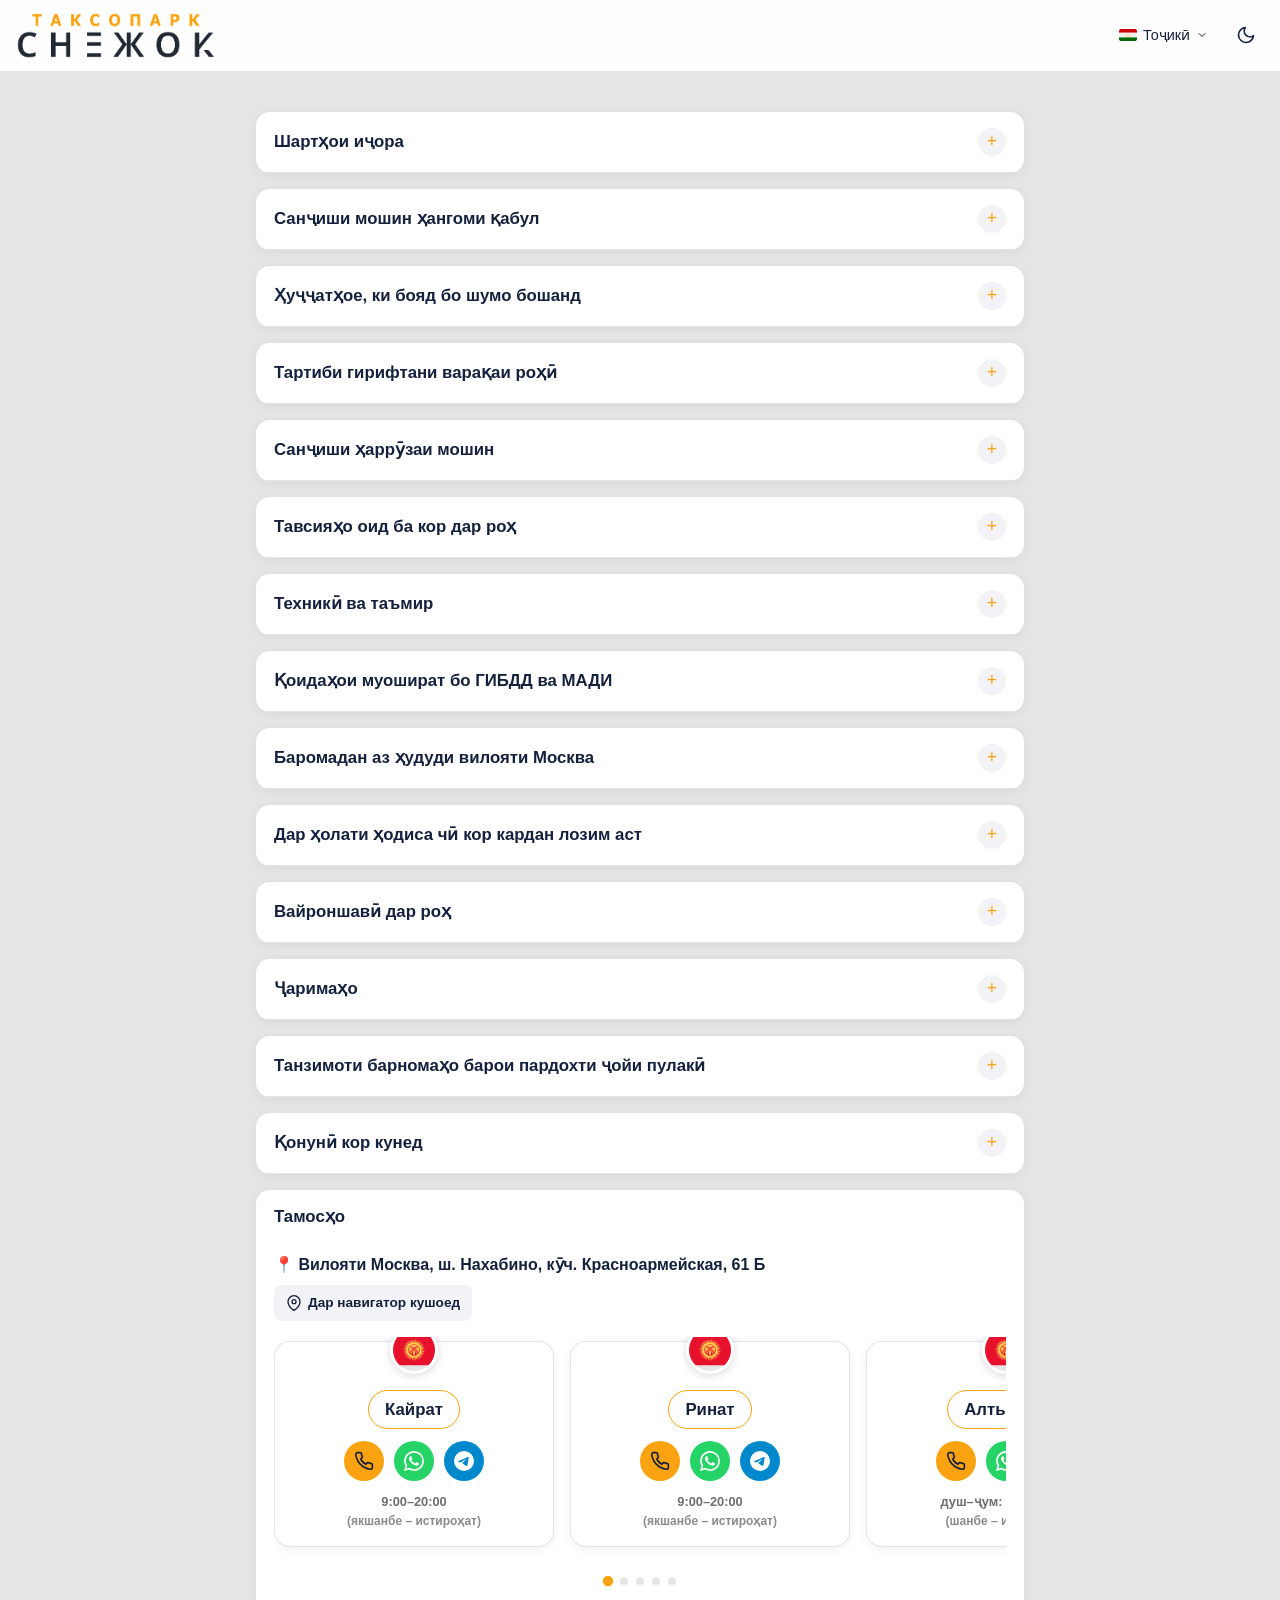
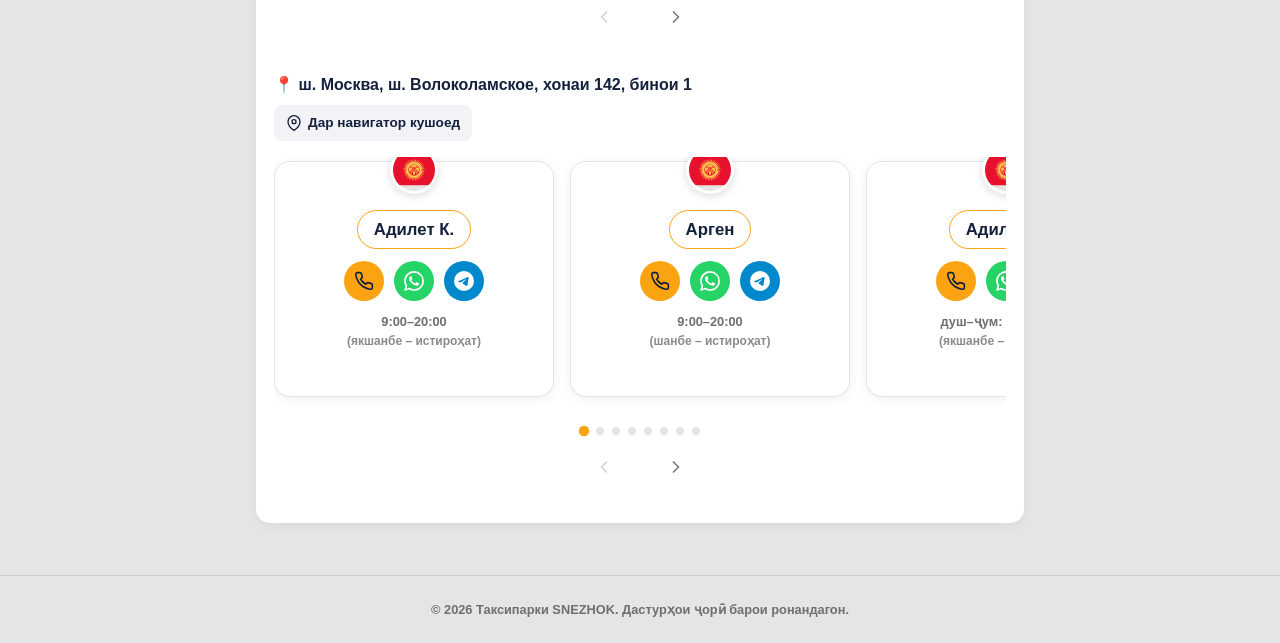
<file: tj.html>
<!DOCTYPE html>
<html lang="tg" data-theme="light">
<head>
  <meta charset="UTF-8">
  <meta name="viewport" content="width=device-width, initial-scale=1.0">
  <title>SNEZHOK таксипарк</title>
  <link rel="stylesheet" href="style.css">
</head>
<body>
  <header class="header">
   <div class="logo">
    <img src="img/logo/logo2.svg" alt="SNEZHOK" class="logo-image" fetchpriority="high">
</div>

    <div class="header-controls">
      <div class="lang-dropdown">
        <button class="lang-btn" id="lang-toggle" aria-label="Забонро интихоб кунед">
          <div id="current-flag-container"></div>
          <span id="current-lang-label">Тоҷикӣ</span>
          <svg class="icon-chevron" viewBox="0 0 24 24" fill="none" stroke="currentColor" stroke-width="2" stroke-linecap="round" stroke-linejoin="round"><path d="M6 9l6 6 6-6"/></svg>
        </button>
               <div class="dropdown-menu" id="lang-menu" role="listbox">
          <a class="lang-option" href="index.html" role="option"><img class="flag" src="img/flags/ru.svg" alt="Русия"><span>Русӣ</span></a>
          <a class="lang-option" href="kg.html" role="option"><img class="flag" src="img/flags/kg.svg" alt="Қирғизистон"><span>Қирғизча</span></a>
          <a class="lang-option" href="kz.html" role="option"><img class="flag" src="img/flags/kz.svg" alt="Қазоқистон"><span>Қазақша</span></a>
          <a class="lang-option" href="tj.html" role="option"><img class="flag" src="img/flags/tj.svg" alt="Тоҷикистон"><span>Тоҷикӣ</span></a>
          <a class="lang-option" href="tm.html" role="option"><img class="flag" src="img/flags/tm.svg" alt="Туркманистон"><span>Türkmençe</span></a>
          <a class="lang-option" href="uz.html" role="option"><img class="flag" src="img/flags/uz.svg" alt="Ӯзбекистон"><span>Oʻzbekcha</span></a>
        </div>
      </div>

      <button class="icon-btn" id="theme-toggle" aria-label="Иваз кардани мавзӯъ">
        <svg class="icon sun" viewBox="0 0 24 24" fill="none" stroke="currentColor" stroke-width="2" stroke-linecap="round" stroke-linejoin="round"><circle cx="12" cy="12" r="5"/><path d="M12 1v2M12 21v2M4.22 4.22l1.42 1.42M18.36 18.36l1.42 1.42M1 12h2M21 12h2M4.22 19.78l1.42-1.42M18.36 5.64l1.42-1.42"/></svg>
        <svg class="icon moon" viewBox="0 0 24 24" fill="none" stroke="currentColor" stroke-width="2" stroke-linecap="round" stroke-linejoin="round"><path d="M21 12.79A9 9 0 1111.21 3 7 7 0 0021 12.79z"/></svg>
      </button>
    </div>
  </header>

  <main class="container">
    <!-- 1. Шартҳои иҷора -->
    <section class="accordion-block" id="conditions">
      <div class="accordion-header"><h2>Шартҳои иҷора</h2><button class="accordion-toggle" aria-expanded="true"><span class="icon-minus">−</span><span class="icon-plus">+</span></button></div>
      <div class="accordion-body">
        <ul class="check-list">
          <li>Муҳлати ҳадди ақали иҷора – <strong>14 рӯз</strong>.</li>
          <li>Рӯзи аввали иҷора – <strong>ройгон</strong> (барои ронандагони нав).</li>
          <li>Супоридани мошин: душанбе – ҷумъа.</li>
          <li>Лозим аст <strong>3 рӯз пеш</strong> ба сардори колонна хабар диҳед.</li>
          <li>Ҳақи иҷора ҳар рӯз соати <strong>12:00</strong> ҳисоб карда мешавад.</li>
          <li>Комиссияи парк – <strong>3%</strong>.</li>
        </ul>
        <div class="info-block">
          <h3>Суғуртаи дохилии ширкат (КАСКО)</h3>
          <p>Нарх: <strong>+100 ₽/рӯз</strong>.</p>
          <p>Дар ҳолати зарари ҷиддии мошин, ронанда на бештар аз <strong>20 000 ₽</strong> мепардозад, хароҷоти боқимондаро ширкат мепардозад.</p>
          <p class="warning-text">Ин хизматрасонӣ дар ҳолатҳои зерин <strong>амал намекунад</strong>:</p>
          <ul>
            <li>гар шумо мошинро ба шахси дигар диҳед;</li>
            <li>агар шумо дар ҳолати мастӣ мошин ронед;</li>
            <li>агар шумо қоидаҳои роҳро вайрон кунед;</li>
            <li>агар шумо мошинро қасдан вайрон кунед;</li>
            <li>агар шумо аз ҷойи ҳодиса гурезед;</li>
            <li>агар ҳуҷҷатҳои ҳодиса набошанд;</li>
            <li>агар шумо медонистед, ки мошин вайрон аст;</li>
            <li>агар шумо мошинро барои мақсадҳои шахсӣ истифода баред.</li>
          </ul>
        </div>
        <p><strong>Ронанда барои зарарҳои зерин масъулияти моддӣ дорад:</strong> харошҳо, царапинаҳо, каҷшавиҳо, зарари қисмҳои ҳаракаткунанда, шинаҳо, дискҳо, шишаҳо ва дигар зарарҳо.</p>
        <p>Ҷаримаҳо ва ҳақи гузариш аз ЦКАД ва МСД аз ҳисоби барномаи мобилии ронанда автоматӣ ҳисоб карда мешаванд. Ҷаримаҳои болои <strong>1 000 ₽</strong> ҳар рӯз <strong>1 000 ₽</strong> ҳисоб карда мешаванд.</p>
        <div class="recommendation-box">
          <svg class="rec-icon" viewBox="0 0 24 24" fill="none" stroke="currentColor" stroke-width="2" stroke-linecap="round" stroke-linejoin="round"><circle cx="12" cy="12" r="10"/><line x1="15" y1="9" x2="9" y2="15"/><line x1="9" y1="9" x2="15" y2="15"/></svg>
          <div class="rec-content"><strong>Манъ аст:</strong> додани мошин ба шахси дигар ва истифодаи ғайримақсадноки мошин.</div>
        </div>
      </div>
    </section>

    <!-- 2. Санҷиши мошин -->
    <section class="accordion-block" id="car-inspect">
      <div class="accordion-header"><h2>Санҷиши мошин ҳангоми қабул</h2><button class="accordion-toggle" aria-expanded="false"><span class="icon-minus">−</span><span class="icon-plus">+</span></button></div>
      <div class="accordion-body">
        <h3>Намуди зоҳирӣ:</h3>
        <ul class="check-list"><li>элементҳои часпонидашудаи кузов;</li><li>мавҷудияти зарарҳо (харишҳо, каҷшавиҳо ва ғ.);</li><li>ҳолати салон;</li><li>ҳолати чархҳо;</li><li>саломатии шишаи пеш.</li></ul>
        <h3>Ҳолати техникӣ:</h3>
        <ul class="check-list"><li>сатҳи равған, моеъи термоз ва хунуккунанда;</li><li>ҳолати тасмаи генератор;</li><li>ҳолати аккумулятор.</li></ul>
        <h3>Дастгоҳҳои рӯшноӣ:</h3>
        <ul class="check-list"><li>чароғҳои габаритӣ, фароҳо, сигналҳои гардиш, чароғҳои термоз, чароғҳои ҳаракати ақиб.</li></ul>
        <h3>Мавҷудияти таҷҳизот:</h3>
        <ul class="check-list"><li>аломати таксӣ дар бом ва паҳлӯҳо;</li><li>аломати таваққуфи изтирорӣ, хомӯшкунанда, қуттии тиббӣ;</li><li>чархи эҳтиётӣ, домкрат, калиди болтҳо.</li></ul>
        <div class="recommendation-box">
          <svg class="rec-icon" viewBox="0 0 24 24" fill="none" stroke="currentColor" stroke-width="2" stroke-linecap="round" stroke-linejoin="round"><path d="M14 2H6a2 2 0 00-2 2v16a2 2 0 002 2h12a2 2 0 002-2V8z"/><polyline points="14 2 14 8 20 8"/><line x1="16" y1="13" x2="8" y2="13"/><line x1="16" y1="17" x2="8" y2="17"/><polyline points="10 9 9 9 8 9"/></svg>
          <div class="rec-content">Ҳангоми қабули мошин ҳуҷҷатҳоро, муҳлати амали онҳоро санҷед, рақамҳои бақайдгириро бо ҳуҷҷатҳо муқоиса кунед.</div>
        </div>
      </div>
    </section>

    <!-- 3. Ҳуҷҷатҳо (КАРУСЕЛ) -->
    <section class="accordion-block" id="documents">
      <div class="accordion-header"><h2>Ҳуҷҷатҳое, ки бояд бо шумо бошанд</h2><button class="accordion-toggle" aria-expanded="false"><span class="icon-minus">−</span><span class="icon-plus">+</span></button></div>
      <div class="accordion-body">
        <div class="doc-carousel-wrapper">
          <div class="doc-carousel" id="doc-carousel">
            <div class="carousel-slide"><img src="img/driver_license/driver_license.webp" alt="Гувоҳномаи ронандагӣ"><p class="carousel-caption">Гувоҳномаи ронандагӣ <span class="text-secondary">(муҳлати амалиятро санҷед)</span></p></div>
            <div class="carousel-slide"><img src="img/sts/sts_2.webp" alt="Гувоҳномаи бақайдгирӣ"><p class="carousel-caption">Гувоҳномаи бақайдгирӣ (СТС) <span class="text-secondary">(муҳлати амалиятро санҷед)</span></p></div>
            <div class="carousel-slide"><img src="img/save/save.webp" alt="Полиси суғуртаи ОСАГО"><p class="carousel-caption">Полиси суғуртаи ОСАГО <span class="text-secondary">(муҳлати амалиятро санҷед)</span></p></div>
            <div class="carousel-slide"><img src="img/diagnostic/diag_card.webp" alt="Корти диагностикӣ"><p class="carousel-caption">Корти диагностикӣ <span class="text-secondary">(муҳлати амалиятро санҷед)</span></p></div>
            <div class="carousel-slide"><img src="img/road_list/road_list.webp" alt="Варақаи роҳии пуршуда"><p class="carousel-caption">Варақаи роҳии пуршуда</p></div>
          </div>
          <div class="carousel-indicators" id="doc-indicators">
            <button class="indicator active" data-index="0"></button>
            <button class="indicator" data-index="1"></button>
            <button class="indicator" data-index="2"></button>
            <button class="indicator" data-index="3"></button>
            <button class="indicator" data-index="4"></button>
          </div>
          <div class="carousel-arrows">
            <button class="arrow-btn arrow-left" aria-label="Слайди қаблӣ">
              <svg viewBox="0 0 24 24" fill="none" stroke="currentColor" stroke-width="2" stroke-linecap="round" stroke-linejoin="round"><path d="M15 18l-6-6 6-6"/></svg>
            </button>
            <button class="arrow-btn arrow-right" aria-label="Слайди навбатӣ">
              <svg viewBox="0 0 24 24" fill="none" stroke="currentColor" stroke-width="2" stroke-linecap="round" stroke-linejoin="round"><path d="M9 18l6-6-6-6"/></svg>
            </button>
          </div>
        </div>
      </div>
    </section>

    <!-- 4. Тартиби гирифтани варақаи роҳӣ -->
    <section class="accordion-block" id="waybill">
      <div class="accordion-header"><h2>Тартиби гирифтани варақаи роҳӣ</h2><button class="accordion-toggle" aria-expanded="false"><span class="icon-minus">−</span><span class="icon-plus">+</span></button></div>
      <div class="accordion-body">
        <ol class="step-list">
          <li>Ҳангоми омадан ба парк, аз механик ҳуҷҷатҳои мошин, корти фрахтбардор, варақаи роҳӣ, аломати бомро гиред. Барои тасдиқи гирифтан <span class="highlight">имзо гузоред</span>.</li>
          <li>Аз муоинаи тиббӣ гузаред (ҳолати умумӣ, ҳарорати бадан, фишори хун, санҷиши мастӣ), дар назди шахси масъул <span class="highlight">вақт</span> ва имзо гузоред.</li>
          <li>Аз механик калидҳои мошинро гирифта, мошинро санҷед. Пас аз анҷоми санҷиш, дар назди механик <span class="highlight">вақт</span> ва имзо гузоред.</li>
          <li>Дар бораи қабули мошин дар ҳолати техникӣ солим <span class="highlight">имзо гузоред</span>.</li>
          <li>Дар бораи огоҳӣ аз амалҳо дар ҳолати гум шудани аломатҳо, варақаи роҳӣ ё корти фрахтбардор <span class="highlight">имзо гузоред</span>.</li>
          <li>Ҳангоми баромадан аз парк <span class="highlight">вақти</span> баромаданро қайд кунед.</li>
          <li><span class="highlight">Километражи</span> мошинро ҳангоми баромадан қайд кунед.</li>
        </ol>

        <div class="waybill-warning">
          <svg class="warning-icon" viewBox="0 0 24 24" fill="none" stroke="currentColor" stroke-width="2" stroke-linecap="round" stroke-linejoin="round"><circle cx="12" cy="12" r="10"/><line x1="12" y1="8" x2="12" y2="12"/><line x1="12" y1="16" x2="12.01" y2="16"/></svg>
          <div>Пур кардани нодурусти варақаи роҳӣ бо ҷаримаи <strong>100 000 ₽</strong> ва гирифтани мошин ба ҷаримастоянка то <strong>2 моҳ</strong> ҷазо дода мешавад.</div>
        </div>

        <div class="info-note">
          <svg class="note-icon" viewBox="0 0 24 24" fill="none" stroke="currentColor" stroke-width="2" stroke-linecap="round" stroke-linejoin="round"><circle cx="12" cy="12" r="10"/><line x1="12" y1="16" x2="12" y2="12"/><line x1="12" y1="8" x2="12.01" y2="8"/></svg>
          <span>Дар баъзе ҳолатҳо механик ва корманди тиббӣ метавонанд ба ронанда худ оянд.</span>
        </div>
      </div>
    </section>

    <!-- 5. Санҷиши ҳаррӯза -->
    <section class="accordion-block" id="daily-inspect">
      <div class="accordion-header"><h2>Санҷиши ҳаррӯзаи мошин</h2><button class="accordion-toggle" aria-expanded="false"><span class="icon-minus">−</span><span class="icon-plus">+</span></button></div>
      <div class="accordion-body">
        <ul class="check-list">
          <li>Мошинро давр зада, боварӣ ҳосил кунед, ки зарар нест.</li>
          <li>Чархҳоро санҷед.</li>
          <li>Сатҳи моеъҳо, тарқишҳои тасма, ҳолати аккумулятор ва маҳкамкунии клеммаҳо, набудани рахишро санҷед.</li>
          <li>Ҳуҷҷатҳоро ва муҳлати амали онҳоро санҷед.</li>
          <li>Боварӣ ҳосил кунед, ки мошин тоза аст.</li>
        </ul>
        <div class="info-block">
          <h3>Агар дар ҷойи истиқомат зарар ёфтед:</h3>
          <ol class="step-list"><li>Ба сардори колонна занг занед.</li><li>Бе ҳаракат додани мошин, аз ҳама тарафҳо акс гиред, зарарҳоро умумӣ ва наздик сабт кунед.</li><li>Барои расмикунии ҳодиса полисияро даъват кунед.</li></ol>
        </div>

        <!-- Карусели аксҳои санҷиш -->
        <div class="doc-carousel-wrapper" style="margin-top: 20px;">
          <div class="doc-carousel" id="inspection-carousel">
            <div class="carousel-slide"><img src="img/auto/granta.webp" alt="lada_granta"><p class="carousel-caption">Lada Granta</p></div>
            <div class="carousel-slide"><img src="img/auto/h5.webp" alt="Hongqi_h5"><p class="carousel-caption">Hongqi H5</p></div>
            <div class="carousel-slide"><img src="img/auto/jac.webp" alt="jac_j7"><p class="carousel-caption">Jac J7</p></div>
            <div class="carousel-slide"><img src="img/auto/jetta.webp" alt="Volkswagen_jetta"><p class="carousel-caption">Volkswagen Jetta</p></div>
            <div class="carousel-slide"><img src="img/auto/kaiyi.webp" alt="kaiyi_e5"><p class="carousel-caption">Kaiyi E5</p></div>
            <div class="carousel-slide"><img src="img/auto/moscvich.webp" alt="moscvich"><p class="carousel-caption">Москвич 3</p></div>
            <div class="carousel-slide"><img src="img/auto/polo.webp" alt="Volkswagen_polo"><p class="carousel-caption">Volkswagen Polo</p></div>
            <div class="carousel-slide"><img src="img/auto/rapid.webp" alt="Skoda_rapid"><p class="carousel-caption">Skoda Rapid</p></div>
            <div class="carousel-slide"><img src="img/auto/baic.webp" alt="baic_e5plus"><p class="carousel-caption">Baic E5 plus</p></div>
          </div>
          <div class="carousel-indicators" id="inspection-indicators">
            <button class="indicator active" data-index="0"></button>
            <button class="indicator" data-index="1"></button>
            <button class="indicator" data-index="2"></button>
            <button class="indicator" data-index="3"></button>
            <button class="indicator" data-index="4"></button>
            <button class="indicator" data-index="5"></button>
            <button class="indicator" data-index="6"></button>
            <button class="indicator" data-index="7"></button>
            <button class="indicator" data-index="8"></button>
          </div>
          <div class="carousel-arrows">
            <button class="arrow-btn arrow-left" aria-label="Слайди қаблӣ">
              <svg viewBox="0 0 24 24" fill="none" stroke="currentColor" stroke-width="2" stroke-linecap="round" stroke-linejoin="round"><path d="M15 18l-6-6 6-6"/></svg>
            </button>
            <button class="arrow-btn arrow-right" aria-label="Слайди навбатӣ">
              <svg viewBox="0 0 24 24" fill="none" stroke="currentColor" stroke-width="2" stroke-linecap="round" stroke-linejoin="round"><path d="M9 18l6-6-6-6"/></svg>
            </button>
          </div>
        </div>

      </div>
    </section>

    <!-- 6. Тавсияҳо оид ба кор -->
    <section class="accordion-block" id="work-tips">
      <div class="accordion-header"><h2>Тавсияҳо оид ба кор дар роҳ</h2><button class="accordion-toggle" aria-expanded="false"><span class="icon-minus">−</span><span class="icon-plus">+</span></button></div>
      <div class="accordion-body">
        <p>Вақти барои кор фоидаовартарин: <strong>05:00–11:00</strong> ва <strong>15:00–20:00</strong>. Дар ин соатҳо талабот баландтарин аст.</p>
        <p>Оромиш ва бехатарии шумо муҳимтар аст. Хастагӣ диққатро паст мекунад, бинобар ин ҳатман танаффус кунед ва хоб кунед.</p>
        <div class="recommendation-box">
          <svg class="rec-icon" viewBox="0 0 24 24" fill="none" stroke="currentColor" stroke-width="2" stroke-linecap="round" stroke-linejoin="round"><circle cx="12" cy="12" r="10"/><polyline points="12 6 12 12 16 14"/></svg>
          <div class="rec-content">Тавсия медиҳем, ки мошинро пешакӣ, бегоҳӣ сӯзишворӣ пур карда, шӯед. Ин вақти саҳарро сарфа мекунад ва аз шитобкорӣ пеш аз баромадан кӯмак мекунад.</div>
        </div>
      </div>
    </section>

    <!-- 7. Техникӣ ва таъмир -->
    <section class="accordion-block" id="tech-service">
      <div class="accordion-header"><h2>Техникӣ ва таъмир</h2><button class="accordion-toggle" aria-expanded="false"><span class="icon-minus">−</span><span class="icon-plus">+</span></button></div>
      <div class="accordion-body">
        <ul class="check-list">
          <li>ТО ҳар <strong>10 000 км</strong> гузаронида мешавад.</li>
          <li>Таъмир ва хизматрасонӣ – <strong>танҳо дар автосервиси таксипарк</strong>.</li>
          <li>Навиштан ба ТО ва таъмир – <strong>3 рӯз пеш</strong> аз ташриф.</li>
          <li>Ҳар гуна дахолати мустақилона (таъмир, иваз кардани қисм, илова кардани равған) – <strong>танҳо пас аз розигии сардори колонна</strong>.</li>
        </ul>
        <div class="recommendation-box">
          <svg class="rec-icon" viewBox="0 0 24 24" fill="none" stroke="currentColor" stroke-width="2" stroke-linecap="round" stroke-linejoin="round"><path d="M14.7 6.3a1 1 0 000 1.4l1.6 1.6a1 1 0 001.4 0l3.77-3.77a6 6 0 01-7.94 7.94l-6.91 6.91a2.12 2.12 0 01-3-3l6.91-6.91a6 6 0 017.94-7.94l-3.76 3.76z"/></svg>
          <div class="rec-content">Ҳангоми қабули мошин аз сардори колонна пурсед, ки баъди чанд километр ба техникӣ омадан лозим аст.</div>
        </div>
      </div>
    </section>

    <!-- 8. ГИБДД ва МАДИ -->
    <section class="accordion-block" id="police-rules">
      <div class="accordion-header"><h2>Қоидаҳои муошират бо ГИБДД ва МАДИ</h2><button class="accordion-toggle" aria-expanded="false"><span class="icon-minus">−</span><span class="icon-plus">+</span></button></div>
      <div class="accordion-body">
        <ul class="check-list">
          <li>Оромона, бешитоб, боэҳтиром муошират кунед.</li>
          <li>Ба муноқиша накашед (дағалӣ, баланд кардани овоз).</li>
          <li>Ибораҳои «Асос чист?», «Сабаби боздошт?», «Ҳақ надоред» ва ғ. истифода набаред.</li>
          <li>Агар протокол тартиб диҳанд, боэҳтиром сабабро шарҳ диҳед.</li>
          <li>Агар нафаҳмед – тарҷумон хоҳиш кунед. <strong>Ба ҳуҷҷатҳое, ки маънояшон нофаҳмо аст, имзо нагузоред.</strong></li>
          <li>Дарҳол ба сардори колонна дар бораи тартиби протокол хабар диҳед.</li>
          <li>Агар ба қонунии амалҳои кормандон боварӣ надоред – ба сардори колонна занг занед!</li>
        </ul>
        <div class="info-block">
          <h3>Санҷиши МАДИ</h3>
          <p>Кормандони МАДИ метавонанд мавҷудияти аломатҳои таксӣ, корти фрахтбардор, варақаи роҳӣ ва таъмини бехатарии нақлиётро санҷанд.</p>
          <p><strong>Муҳим:</strong> корманди МАДИ ҳақ надорад мошинро барои санҷиши ҳуҷҷатҳо боздорад. Инро танҳо кормандони полисия мекунанд. Аммо агар корманди МАДИ худ омада ҳуҷҷат хоҳиш кунад – диҳед, баҳс накунед.</p>
        </div>
      </div>
    </section>

    <!-- 9. Баромадан аз ҳудуди Москва -->
    <section class="accordion-block" id="outside-mo">
      <div class="accordion-header"><h2>Баромадан аз ҳудуди вилояти Москва</h2><button class="accordion-toggle" aria-expanded="false"><span class="icon-minus">−</span><span class="icon-plus">+</span></button></div>
      <div class="accordion-body">
        
        <!-- Тасвир пас аз сарлавҳа -->
        <div class="section-image-wrapper">
          <img src="img/get_out/out.webp" alt="Баромадан аз ҳудуди вилояти Москва" class="section-image">
        </div>

        <div class="waybill-warning">
          <svg class="warning-icon" viewBox="0 0 24 24" fill="none" stroke="currentColor" stroke-width="2" stroke-linecap="round" stroke-linejoin="round"><circle cx="12" cy="12" r="10"/><line x1="12" y1="8" x2="12" y2="12"/><line x1="12" y1="16" x2="12.01" y2="16"/></svg>
          <div>Занг задан ба сардори колонна пеш аз баромадан аз ҳудуди вилояти Москва <strong>ҳатмӣ</strong> аст.</div>
        </div>
        <p>Дар ҳолати вайроншавӣ ё ҳодиса дар берун аз вилояти Москва, ҳақи эвакуаторро <strong>ронанда</strong> мепардозад.</p>
      </div>
    </section>

    <!-- 10. Ҳодиса -->
    <section class="accordion-block" id="accident">
      <div class="accordion-header"><h2>Дар ҳолати ҳодиса чӣ кор кардан лозим аст</h2><button class="accordion-toggle" aria-expanded="false"><span class="icon-minus">−</span><span class="icon-plus">+</span></button></div>
      <div class="accordion-body">
        <ol class="step-list">
          <li>Бистед, сигнали изтирориро фаъол кунед, аломатро гузоред. Дар берун аз шаҳар жилети инъикоскунанда пӯшед.</li>
          <li>Агар зарардидагон бошанд – ёрии таъҷилӣ даъват кунед (<strong>103</strong> ё <strong>112</strong>). Агар намедонед, ёрии аввалия нарасонед.</li>
          <li>Ҷойи ҳодисаро, зарари ҳамаи мошинҳоро, рақамҳои онҳоро акс гиред ва ба сардори колонна равон кунед.</li>
          <li>Корманди ГИБДД-ро интизор шавед.</li>
        </ol>
        <div class="info-block">
          <h3>Агар корманди ГИБДД хоҳиш кунад, ки роҳро озод кунед:</h3>
          <ul><li>Бо риояи қоидаҳо бистед. Зери аломати <img src="img/taxi_parking/3_27.webp" alt="3.27" class="traffic-sign"> мошин нагузоред.</li><li>Агар ҷойи пулакӣ бошад – ҳақашро пардохт кунед.</li><li>Дигар қоидаҳои роҳро вайрон накунед.</li></ul>
        </div>
        <h3>Шартҳо барои тартиби европротокол:</h3>
        <ul><li>Сардори колонна ба европротокол розӣ шудааст;</li><li>Дар ҳодиса танҳо 2 мошин, зарардидагон нест;</li><li>Ҳарду ронанда ОСАГО-и амалкунанда доранд;</li><li>Ҳарду ба европротокол розӣ, инфрасохтор зарар надидааст, ҷойгиршавии мошинҳо тағйир наёфтааст.</li></ul>
        <p><em>Европротокол – чораи охирин. Ҳама кӯшишро барои расмикунии тавассути ГИБДД кунед.</em></p>
        <div class="recommendation-box">
          <svg class="rec-icon" viewBox="0 0 24 24" fill="none" stroke="currentColor" stroke-width="2" stroke-linecap="round" stroke-linejoin="round"><circle cx="12" cy="12" r="10"/><polyline points="12 6 12 12 16 14"/></svg>
          <div class="rec-content">Пас аз тартиби европротокол интизор шавед, то иштирокчии дуюм аввал рафта истодааст.</div>
        </div>
        <p class="danger">Дар ҳолати ҳодиса бо гуноҳи шумо, ҳақи эвакуаторро шумо мепардозед.</p>
      </div>
    </section>

    <!-- 11. Вайроншавӣ -->
    <section class="accordion-block" id="breakdown">
      <div class="accordion-header"><h2>Вайроншавӣ дар роҳ</h2><button class="accordion-toggle" aria-expanded="false"><span class="icon-minus">−</span><span class="icon-plus">+</span></button></div>
      <div class="accordion-body">
        <ol class="step-list">
          <li>Бо риояи қоидаҳои роҳ ва техникаи бехатарӣ бистед.</li>
          <li>Аломати таваққуфи изтирориро гузоред.</li>
          <li>Мусофиронро фуруд оред.</li>
          <li>Барои даъвати механик ё эвакуатор ба сардори колонна занг занед.</li>
        </ol>
        <div class="recommendation-box">
          <svg class="rec-icon" viewBox="0 0 24 24" fill="none" stroke="currentColor" stroke-width="2" stroke-linecap="round" stroke-linejoin="round"><circle cx="12" cy="12" r="10"/><polyline points="12 6 12 12 16 14"/></svg>
          <div class="rec-content">Агар маҷбур шавед, ки дар ҷойи пулакӣ бистед – ҳақашро пардохт кунед. Баъдтар компенсатсия мегиред.</div>
        </div>
      </div>
    </section>

    <!-- 12. Ҷаримаҳо -->
    <section class="accordion-block" id="fines">
      <div class="accordion-header"><h2>Ҷаримаҳо</h2><button class="accordion-toggle" aria-expanded="false"><span class="icon-minus">−</span><span class="icon-plus">+</span></button></div>
      <div class="accordion-body">
        <p class="warning-text">Суммаҳо бе ҳисоби имтиёзҳо пурра нишон дода шудаанд. Бисёр ҷаримаҳоро бо имтиёзи 25–50% пардохтан мумкин аст.</p>
        
        <div class="fine-item">
          <h3>Набудани корти фрахтбардор</h3>
          <p>Ҷарима: <strong class="price">30 000 ₽</strong>. Бояд дар панели пеш тарафи рост бошад.</p>
          <div class="fine-image-wrapper">
            <img src="img/taxi_card/taxi_card.webp" alt="Корти фрахтбардор" class="fine-image">
          </div>
        </div>

        <div class="fine-item">
          <h3>Набудани чароғи «Таксӣ» ё «шашка»</h3>
          <p>Ҷарима: <strong class="price">50 000 ₽</strong>.</p>
          <div class="fine-image-wrapper">
            <img src="img/taxi_hat/taxi_hat.webp" alt="Чароғи таксӣ" class="fine-image">
          </div>
          <div class="recommendation-box">
            <svg class="rec-icon" viewBox="0 0 24 24" fill="none" stroke="currentColor" stroke-width="2" stroke-linecap="round" stroke-linejoin="round"><circle cx="12" cy="12" r="10"/><line x1="12" y1="8" x2="12" y2="12"/><line x1="12" y1="16" x2="12.01" y2="16"/></svg>
            <div class="rec-content">Пас аз кор чароғро гирифта, дар пол тарафи ронанда гузоред. Ин тавр чароғро дуздӣ намебаранд, ҳангоми баромадан ба роҳ фаромӯш намекунед. Чароғро дар багажник нагузоред.</div>
          </div>
        </div>

        <div class="fine-item">
          <h3>Таваққуф дар чаман ва тротуар</h3>
          <p>Ҷарима: <strong class="price">300 000 ₽</strong>.</p>
          <div class="fine-image-wrapper">
            <img src="img/grass/grass.webp" alt="Таваққуф дар чаман" class="fine-image">
          </div>
          <div class="recommendation-box">
            <svg class="rec-icon" viewBox="0 0 24 24" fill="none" stroke="currentColor" stroke-width="2" stroke-linecap="round" stroke-linejoin="round"><circle cx="12" cy="12" r="10"/><line x1="12" y1="8" x2="12" y2="12"/><line x1="12" y1="16" x2="12.01" y2="16"/></svg>
            <div class="rec-content">Мошинро тавре бистед, ки ҳар чор чарх дар асфалти роҳ бошад. Мошинро дар тротуар барои пиёдагардон ва бордюр нагузоред.</div>
          </div>
        </div>

        <div class="fine-item">
          <h3>Вайрон кардани қоидаҳои нақлиёти кӯдакон</h3>
          <p>Ҷарима: <strong class="price">200 000 ₽</strong. Набудани/нодуруст/нодуруст насбшудаи курсии кӯдак ё камарбанд набастаи кӯдак.</p>
          <div class="fine-image-wrapper">
            <img src="img/child/child_chair.webp" alt="Курсии кӯдак" class="fine-image">
          </div>
          <!-- Карусели тасвирҳо -->
          <div class="doc-carousel-wrapper" style="margin-top: 16px;">
            <div class="doc-carousel" id="children-carousel">
              <div class="carousel-slide"><img src="img/child/boy.webp" alt="Курсии кӯдак мисол 1"><p class="carousel-caption">Қади кӯдак аз 150 см</p></div>
              <div class="carousel-slide"><img src="img/child/good.webp" alt="Курсии кӯдак мисол 2"><p class="carousel-caption">Дуруст. Камарбанд аз китф мегузарад.</p></div>
              <div class="carousel-slide"><img src="img/child/not_good.webp" alt="Курсии кӯдак мисол 3"><p class="carousel-caption">Нодуруст. Камарбанд аз гардан мегузарад.</p></div>
            </div>
            <div class="carousel-indicators" id="children-indicators">
              <button class="indicator active" data-index="0"></button>
              <button class="indicator" data-index="1"></button>
              <button class="indicator" data-index="2"></button>
            </div>
            <div class="carousel-arrows">
              <button class="arrow-btn arrow-left" aria-label="Слайди қаблӣ">
                <svg viewBox="0 0 24 24" fill="none" stroke="currentColor" stroke-width="2" stroke-linecap="round" stroke-linejoin="round"><path d="M15 18l-6-6 6-6"/></svg>
              </button>
              <button class="arrow-btn arrow-right" aria-label="Слайди навбатӣ">
                <svg viewBox="0 0 24 24" fill="none" stroke="currentColor" stroke-width="2" stroke-linecap="round" stroke-linejoin="round"><path d="M9 18l6-6-6-6"/></svg>
              </button>
            </div>
          </div>

          <div class="recommendation-box">
          <svg class="rec-icon" viewBox="0 0 24 24" fill="none" stroke="currentColor" stroke-width="2" stroke-linecap="round" stroke-linejoin="round"><circle cx="12" cy="12" r="10"/><path d="M12 16v-4"/><path d="M12 8h.01"/></svg>
            <div class="rec-content">Агар мизоҷ курсии кӯдак надошта бошад – хоҳиш кунед, ки фармоишро бекор кунад. Агар мизоҷ аз бекор кардан саркашӣ кунад, дар ҷойи худ бимонед. Ба хизматрасонии дастгирӣ занг зада, вазъиятро шарҳ диҳед ва интизор шавед, то фармоиш автоматӣ бекор шавад.</div>
          </div>

          <div class="age-notice">
            <svg class="notice-icon" viewBox="0 0 24 24" fill="none" stroke="currentColor" stroke-width="2" stroke-linecap="round" stroke-linejoin="round"><circle cx="12" cy="12" r="10"/><path d="M12 16v-4"/><path d="M12 8h.01"/></svg>
            <div><strong>Кӯдакони то 12-сола, қадашон аз 150 см баландтар ва вазнашон аз 36 кг вазнинтар, метавонанд дар қафо бо камарбандҳои оддӣ нишинанд.</strong></div>
          </div>
        </div>

       <div class="fine-item">
  <h3>Мастӣ ё саркашӣ аз муоинаи тиббӣ</h3>
  <p>Ҷарима: <strong class="price">145 000 ₽</strong> + маҳрум кардани ҳуқуқ ба 1,5–2 сол. <strong>Ҳамеша ба гузаштани муоинаи тиббӣ розӣ шавед!</strong></p>

  <div class="fine-image-wrapper" style="margin-top: 16px;">
    <img src="img/alko/alko.webp" alt="Гузаштани муоина" class="fine-image">
  </div>
    <p>Баъзе доруҳо ба реаксия таъсир мерасонанд. Пеш аз қабул дастурамалро санҷед.</p>
  <div class="meds-block">
    <p class="danger">⛔ Манъ аст!</p>
    <p>Андипал, Беллатаминал, Валокордин, Валосердин, Каффетин, Корвалдин, Корвалол, Омнопон, Пентабуфен, Пенталгин-Н, Пентанов, Пливалгин, Седал, Седальгин Нео, Солпадеин, Тедеин, Теофедрин, Терпинкод, Тофф Плюс</p>
    <p class="warning-text">⚠️ Бо эҳтиёт!</p>
    <p>Алпразолам, Антигриппин, Атаракс, Габапентин, Диазепам, Димедрол, Лавокодин, Лоперамид, Сиропҳо (дар спирт), Супрастин, Тавегил, Телфаст, Феназепам, Фенибут, Цетрин ва ғ.</p>
  </div>
</div>

       <div class="fine-item">
  <h3>Гузариш дар сигнали манъкунанда / убур кардани хати стоп</h3>
  <p>Ҷарима: <strong class="price">7 500 ₽</strong>.</p>
  
  <p><strong>Сигнали зард ҳаракатро манъ мекунад.</strong> Агар бехатар истодан мумкин бошад, то хати стоп бистед.</p>
  
  <div class="recommendation-box">
    <svg class="rec-icon" viewBox="0 0 24 24" fill="none" stroke="currentColor" stroke-width="2" stroke-linecap="round" stroke-linejoin="round"><circle cx="12" cy="12" r="10"/><path d="M12 16v-4"/><path d="M12 8h.01"/></svg>
    <div class="rec-content">
      <p><strong>Чӣ вайронкунӣ ҳисоб меёбад:</strong></p>
      <ul class="check-list" style="margin: 8px 0 0 16px; padding-left: 8px;">
        <li>Гузариш дар сигнали сурх ё зарди светофор</li>
        <li>Убур кардани хати стоп бо қисми пеши мошин</li>
        <li>Баромадан аз хати стоп дар сигнали манъкунандаи танзимгар</li>
      </ul>
    </div>
  </div>
  
  <p style="margin-top: 12px;"><strong>Маслиҳат:</strong> Ҳангоми наздикшавӣ ба чорроҳа, суръатро пешакӣ паст кунед. Агар зард равшан шавад – тез накунед, бистед.</p>
</div>

        <div class="fine-item">
          <h3>Ҳаракат зидди «хишт» дар хати автобус</h3>
          <p>Ҷарима: <strong class="price">4 500 ₽</strong>.</p>
          <div class="fine-image-wrapper">
            <img src="img/brick/brick.webp" alt="Хишт" class="fine-image">
          </div>
        </div>

        <div class="fine-item">
          <h3>Таваққуф зери аломати <img src="img/taxi_parking/3_27.webp" alt="3.27" class="traffic-sign"></h3>
          <p>Ҷарима: <strong class="price">4 500 ₽</strong>. Якҷоя бо <img src="img/taxi_parking/5_18.jpeg" alt="5.18" class="traffic-sign"> ё <img src="img/taxi_parking/8_4_14.png" alt="8.4.14" class="traffic-sign"> ба мошинҳои таксӣ иҷозати таваққуф медиҳад.</p>
          <div class="fine-image-wrapper">
            <img src="img/taxi_parking/taxi_park.webp" alt="Ҷойи таксӣ" class="fine-image">
          </div>
          <div class="fine-image-wrapper">
            <img src="img/taxi_parking/taxi_park_2.webp" alt="ҷойи таксӣ 2" class="fine-image">
          </div>
        </div>

        <div class="fine-item">
          <h3>Зиёд кардани суръат</h3>
          <ul>
            <li>+20–40 км/соат: <strong class="price">750 ₽</strong></li>
            <li>+40–60 км/соат: <strong class="price">1 500–2 250 ₽</strong></li>
            <li>+60–80 км/соат: <strong class="price">3 000–3 750 ₽</strong> / маҳрум кардан 4–6 моҳ</li>
            <li>+80 км/соат ва бештар: <strong class="price">7 500 ₽</strong> / маҳрум кардан 6 моҳ</li>
          </ul>
          <p>Маҳдудиятҳо: минтақаҳои истиқоматӣ – 20, шаҳр – 60, ТТК/магистралҳо – 80, МКАД – 100.</p>
        </div>

        <div class="fine-item">
          <h3>Ҳаракат дар канори роҳ</h3>
          <p>Ҷарима: <strong class="price">2 250 ₽</strong>. Ҳаракат дар канори роҳ ба эҷоди вазъияти изтирорӣ баробар аст. Дар ҳолати ҳодиса гунаҳкор шумо мешавед.</p>
        </div>

       <div class="fine-item">
  <h3>Камарбанд набаста</h3>
  <p>Ҷарима: <strong class="price">1 500 ₽</strong>.</p>
  <p>Масъулият барои мусофирон ба ронанда вогузор шудааст.</p>
</div>

<div class="fine-item">
  <h3>Истифодаи телефон ҳангоми ронандагӣ</h3>
  <p>Ҷарима: <strong class="price">1 500 ₽</strong>.</p>
  <p>Аз дастгирак барои телефон ва гарнитура (наушник) истифода баред</p>
</div>

        <!-- Бахши нав дар бораи ҷойҳои пулакӣ -->
        <div class="fine-item" style="margin-top: 20px;">
          <h3>Ҷойи пулакӣ пардохтнашуда</h3>
          <p>Ҷарима: <strong class="price">50 000 ₽</strong></p>
          
          <div class="parking-info-section">
            <div class="parking-image-wrapper">
              <img src="img/toll_park/toll_park.webp" alt="Аломатҳои ҷойҳои пулакӣ" class="parking-image">
              <p class="parking-caption">Аломатҳои ҷойҳои пулакӣ</p>
            </div>

            <div class="parking-text">
              <p>Ба ёд дошта бошед: аломати ҷойи пулакӣ ҳамеша насб намешавад. Баъзан танҳо разметкаи кабуд аст. Барои хато накардан, пеш аз таваққуф Яндекс Навигатор, Яндекс Про ё барномаи «Ҷойҳои Русия»-ро кушоед – дар он ҷо дақиқ нишон дода шудааст, ки ҷой пулакӣ аст ё не.</p>
            </div>

            <div class="parking-image-wrapper">
              <img src="img/toll_park/blue.jpeg" alt="Разметкаи ҷойи пулакӣ" class="parking-image">
              <p class="parking-caption">Разметкаи ҷойи пулакӣ</p>
            </div>

            <div class="parking-reminder">
              <svg class="reminder-icon" viewBox="0 0 24 24" fill="none" stroke="currentColor" stroke-width="2" stroke-linecap="round" stroke-linejoin="round"><circle cx="12" cy="12" r="10"/><polyline points="12 6 12 12 16 14"/></svg>
              <div><strong>Вақти таваққуфи ройгон – 5 дақиқаи аввал!</strong></div>
            </div>

            <div class="parking-reminder danger-reminder">
              <svg class="reminder-icon" viewBox="0 0 24 24" fill="none" stroke="currentColor" stroke-width="2" stroke-linecap="round" stroke-linejoin="round"><circle cx="12" cy="12" r="10"/><line x1="12" y1="8" x2="12" y2="12"/><line x1="12" y1="16" x2="12.01" y2="16"/></svg>
              <div><strong>Дар дохили ТТК ҷойҳои ройгон нест.</strong></div>
            </div>
          </div>
        </div>

      </div>
    </section>

    <!-- 13. Танзимоти барномаҳо -->
    <section class="accordion-block" id="apps">
      <div class="accordion-header"><h2>Танзимоти барномаҳо барои пардохти ҷойи пулакӣ</h2><button class="accordion-toggle" aria-expanded="false"><span class="icon-minus">−</span><span class="icon-plus">+</span></button></div>
      <div class="accordion-body">
        
        <!-- Яндекс ПРО -->
        <h3>Яндекс ПРО</h3>
        <div class="doc-carousel-wrapper" style="margin-top: 12px;">
          <div class="doc-carousel" id="yandex-pro-carousel">
            <div class="carousel-slide"><img src="img/toll_park_instruction/png/1.webp" alt="Тугмаи қабатҳоро пахш кунед"><p class="carousel-caption">Тугмаи «Қабатҳо»-ро пахш кунед</p></div>
            <div class="carousel-slide"><img src="img/toll_park_instruction/png/2.webp" alt="Режими намоиши ҷойҳоро фаъол кунед"><p class="carousel-caption">Режими намоиши ҷойҳоро фаъол кунед</p></div>
            <div class="carousel-slide"><img src="img/toll_park_instruction/png/3.webp" alt="Дар харита минтақаҳои ҷойҳои пулакӣ пайдо мешаванд"><p class="carousel-caption">Дар харита минтақаҳои ҷойҳои пулакӣ ва ҷойҳое, ки таваққуф манъ аст, пайдо мешаванд</p></div>
          </div>
          <div class="carousel-indicators" id="yandex-pro-indicators">
            <button class="indicator active" data-index="0"></button>
            <button class="indicator" data-index="1"></button>
            <button class="indicator" data-index="2"></button>
          </div>
          <div class="carousel-arrows">
            <button class="arrow-btn arrow-left" aria-label="Слайди қаблӣ">
              <svg viewBox="0 0 24 24" fill="none" stroke="currentColor" stroke-width="2" stroke-linecap="round" stroke-linejoin="round"><path d="M15 18l-6-6 6-6"/></svg>
            </button>
            <button class="arrow-btn arrow-right" aria-label="Слайди навбатӣ">
              <svg viewBox="0 0 24 24" fill="none" stroke="currentColor" stroke-width="2" stroke-linecap="round" stroke-linejoin="round"><path d="M9 18l6-6-6-6"/></svg>
            </button>
          </div>
        </div>

        <!-- Барномаи Ҷойҳои Русия - Бақайдгирӣ -->
        <h3 style="margin-top: 24px;">Барномаи «Ҷойҳои Русия»</h3>

        <div class="app-download-buttons">
          <a href="https://apps.apple.com/bm/app/парковки-россии/id1434426876" target="_blank" class="download-btn">
            <img src="img/logo/appstore.svg" alt="App Store" class="store-icon">
            <span>App Store</span>
          </a>

          <a href="https://play.google.com/store/apps/details?id=ru.mosparking.appnew" target="_blank" class="download-btn">
            <img src="img/logo/playmarket.svg" alt="Google Play" class="store-icon">
            <span>Google Play</span>
          </a>

          <a href="https://appgallery.huawei.com/#/app/C101992459?appId=C101992459&source=appshare&subsource=C101992459" target="_blank" class="download-btn">
            <img src="img/logo/appgallery.svg" alt="AppGallery" class="store-icon">
            <span>AppGallery</span>
          </a>

          <a href="https://apps.rustore.ru/app/ru.mosparking.appnew" target="_blank" class="download-btn">
            <img src="img/logo/rustore.svg" alt="RuStore" class="store-icon">
            <span>RuStore</span>
          </a>
        </div>

        <p style="margin-top: 16px;"><strong>Танзимот:</strong></p>
        <div class="doc-carousel-wrapper" style="margin-top: 12px;">
          <div class="doc-carousel" id="parking-reg-carousel">
            <div class="carousel-slide"><img src="img/toll_park_instruction/png/4.webp" alt="Тугмаи пур кардани балансро пахш кунед"><p class="carousel-caption">Тугмаи пур кардани балансро пахш кунед (дар аввал 0 ₽ нишон дода мешавад)</p></div>
            <div class="carousel-slide"><img src="img/toll_park_instruction/png/5.webp" alt="Суммаи пуркуниро интихоб кунед"><p class="carousel-caption">Суммаи пуркуниро интихоб карда, тугмаи пуркуниро пахш кунед</p></div>
            <div class="carousel-slide"><img src="img/toll_park_instruction/png/6.webp" alt="Усули пардохтро интихоб кунед"><p class="carousel-caption">Усули пардохтро интихоб кунед (СБП, Корти бонкӣ ё ҳисоб аз рақами телефон)</p></div>
            <div class="carousel-slide"><img src="img/toll_park_instruction/png/7.webp" alt="Тугмаи илова кардани мошинро пахш кунед"><p class="carousel-caption">Тугмаи «Илова кардани мошин»-ро пахш кунед</p></div>
            <div class="carousel-slide"><img src="img/toll_park_instruction/png/8.webp" alt="Рақами мошинро ворид кунед"><p class="carousel-caption">Рақами мошинро ворид кунед. Ҳарфҳои русиро истифода баред</p></div>
            <div class="carousel-slide"><img src="img/toll_park_instruction/png/9.webp" alt="Тугмаи Тайёрро пахш кунед"><p class="carousel-caption">Тугмаи «Тайёр»-ро пахш кунед</p></div>
          </div>
          <div class="carousel-indicators" id="parking-reg-indicators">
            <button class="indicator active" data-index="0"></button>
            <button class="indicator" data-index="1"></button>
            <button class="indicator" data-index="2"></button>
            <button class="indicator" data-index="3"></button>
            <button class="indicator" data-index="4"></button>
            <button class="indicator" data-index="5"></button>
          </div>
          <div class="carousel-arrows">
            <button class="arrow-btn arrow-left" aria-label="Слайди қаблӣ">
              <svg viewBox="0 0 24 24" fill="none" stroke="currentColor" stroke-width="2" stroke-linecap="round" stroke-linejoin="round"><path d="M15 18l-6-6 6-6"/></svg>
            </button>
            <button class="arrow-btn arrow-right" aria-label="Слайди навбатӣ">
              <svg viewBox="0 0 24 24" fill="none" stroke="currentColor" stroke-width="2" stroke-linecap="round" stroke-linejoin="round"><path d="M9 18l6-6-6-6"/></svg>
            </button>
          </div>
        </div>

        <!-- Чӣ тавр пардохт кардан -->
        <p style="margin-top: 16px;"><strong>Чӣ тавр пардохт кардан:</strong></p>
        <div class="doc-carousel-wrapper" style="margin-top: 12px;">
          <div class="doc-carousel" id="parking-pay-carousel">
            <div class="carousel-slide"><img src="img/toll_park_instruction/png/10.webp" alt="Дар Яндекс ПРО ҷойи лозимаро интихоб кунед"><p class="carousel-caption">Дар барномаи «Яндекс ПРО» ҷойи лозимаро интихоб кунед. Дар поён рақами минтақаи ҷой нишон дода мешавад</p></div>
            <div class="carousel-slide"><img src="img/toll_park_instruction/png/11.webp" alt="Ба барномаи Ҷойҳои Русия дароед"><p class="carousel-caption">Ба барномаи «Ҷойҳои Русия» даромада, ҷустуҷӯро дар боло ё поён пахш кунед</p></div>
            <div class="carousel-slide"><img src="img/toll_park_instruction/png/12.webp" alt="Рақами минтақаи ҷойро ворид кунед"><p class="carousel-caption">Дар ҷустуҷӯ рақами минтақаи ҷойро, ки дар барномаи «Яндекс ПРО» нишон дода шудааст, нависед</p></div>
            <div class="carousel-slide"><img src="img/toll_park_instruction/png/13.webp" alt="Тугмаи Таваққуфро пахш кунед"><p class="carousel-caption">Тугмаи «Таваққуф»-ро пахш кунед</p></div>
          </div>
          <div class="carousel-indicators" id="parking-pay-indicators">
            <button class="indicator active" data-index="0"></button>
            <button class="indicator" data-index="1"></button>
            <button class="indicator" data-index="2"></button>
            <button class="indicator" data-index="3"></button>
          </div>
        </div>

        <p style="margin-top: 12px;"><em>По умолчанию вақти таваққуф ба 1 соат интихоб шудааст. Вақтро метавон зиёд ё кам кард.</em></p>
        <p><em>15 дақиқа пеш аз анҷоми вақти таваққуф барнома пешниҳод мекунад, ки вақтро дароз кунад.</em></p>
        <p><em>То охири рӯз метавон вақти оғоз, рақами мошин ва минтақаи ҷойро тағйир дод. Тағйиротро танҳо дар танзимот ворид кардан мумкин аст, агар ҷой пешакӣ пардохт шуда бошад.</em></p>

        <!-- Пардохт тавассути СМС -->
        <div class="info-block" style="margin-top: 20px;">
          <h3>Паёми СМС ба рақами 7757</h3>
          <ol class="step-list" style="margin-top: 10px;">
            <li>Барои пардохт бояд паёми СМС ба рақами <strong>7757</strong> бо матни зерин фиристед: <code>рақами минтақаи ҷой*рақами мошин*миқдори соатҳо аз 1 то 24</code>
              <div class="example-box">Мисол: <code>1004*А123АА199*3</code></div>
            </li>
            <li>Барои дароз кардани вақти таваққуф – бо матни <code>X[миқдори соатҳо]</code>
              <div class="example-box">Мисол: <code>X2</code></div>
            </li>
            <li>Барои барвақт қатъ кардани таваққуф – бо матни <code>S</code> ё <code>С</code>
              <div class="example-box">Мисол: <code>S</code></div>
            </li>
          </ol>
          <div class="refund-notice">
            <svg class="notice-icon" viewBox="0 0 24 24" fill="none" stroke="currentColor" stroke-width="2" stroke-linecap="round" stroke-linejoin="round"><circle cx="12" cy="12" r="10"/><line x1="12" y1="16" x2="12" y2="12"/><line x1="12" y1="8" x2="12.01" y2="8"/></svg>
            <div>Дар ин ҳолат сумма барои вақти истифоданашуда ба ҳисоби таваққуфи шумо баргардонида мешавад. <strong>Ҳатман паёми СМС-отчёти иҷрои хизматрасониро интизор шавед!</strong></div>
          </div>
        </div>

        <!-- Муҳим -->
        <div class="info-block" style="margin-top: 16px;">
          <h3>Муҳим</h3>
          <p><strong>Вақти таваққуфи ройгон – 5 дақиқаи аввал!</strong></p>
          <p>Аломати ҷойи пулакӣ шояд набошад, танҳо разметка бошад. Статусро дар Яндекс.Навигатор, Яндекс.ПРО ё барномаи «Ҷойҳои Русия» санҷед.</p>
          <p class="danger"><strong>Дар дохили ТТК ҷойҳои ройгон нест.</strong></p>
        </div>

      </div>
    </section>

    <!-- Огоҳӣ дар бораи пешниҳодҳои ғайриқонунӣ -->
    <section class="accordion-block" id="illegal-warning">
      <div class="accordion-header"><h2>Қонунӣ кор кунед</h2><button class="accordion-toggle" aria-expanded="false"><span class="icon-minus">−</span><span class="icon-plus">+</span></button></div>
      <div class="accordion-body">
        <div class="warning-box">
          <p><strong>Дар режими «Даҳонӣ» кашонидани мусофирон манъ аст.</strong></p>
          <p><strong>Дар режими «Таксӣ» кашонидани бастаҳо манъ аст.</strong></p>
          <p>Аз пешниҳодҳои «кор иловагӣ» ё «кашонидани баста» эҳтиёт шавед. Ин аксар вақт схемаҳои ғайриқонунӣ пинҳон мекунад. Полисия ва хизматҳои бехатарӣ амалҳои шубҳанокро назорат мекунанд.</p>
          <p class="danger"><strong>Саркашӣ кунед, ба диспетчер хабар диҳед. Қонунӣ кор кунед!</strong></p>
        </div>
      </div>
    </section>

    <!-- 14. Тамосҳо (НАМЕПЕЧАТАЕТСЯ) -->
    <section class="accordion-block static-block" id="contacts">
      <div class="accordion-header static-header"><h2>Тамосҳо</h2></div>
      <div class="accordion-body">
        
        <!-- Карусель 1: Нахабино -->
        <div class="contacts-carousel-wrapper">
          <h3 class="carousel-location-title">📍 Вилояти Москва, ш. Нахабино, кӯч. Красноармейская, 61 Б</h3>
          <a href="https://yandex.ru/maps/?text=Московская+область+Нахабино+Красноармейская+61Б" target="_blank" class="nav-link">
            <svg class="nav-icon" viewBox="0 0 24 24" fill="none" stroke="currentColor" stroke-width="2" stroke-linecap="round" stroke-linejoin="round"><path d="M21 10c0 7-9 13-9 13s-9-6-9-13a9 9 0 0118 0z"/><circle cx="12" cy="10" r="3"/></svg>
            <span>Дар навигатор кушоед</span>
          </a>
          
          <div class="contacts-carousel" id="contacts-carousel-1">
            
            <!-- Кайрат - Қирғизистон -->
            <div class="operator-card">
              <div class="flag-badge"><img class="flag" src="img/flags/kg.svg" alt="Қирғизистон"></div>
              <div class="operator-name">Кайрат</div>
              <div class="operator-actions">
                <a href="tel:+79153214530" class="action-btn phone" aria-label="Занг задан"><svg viewBox="0 0 24 24" fill="none" stroke="currentColor" stroke-width="2"><path d="M22 16.92v3a2 2 0 01-2.18 2 19.79 19.79 0 01-8.63-3.07 19.5 19.5 0 01-6-6 19.79 19.79 0 01-3.07-8.67A2 2 0 014.11 2h3a2 2 0 012 1.72 12.84 12.84 0 00.7 2.81 2 2 0 01-.45 2.11L8.09 9.91a16 16 0 006 6l1.27-1.27a2 2 0 012.11-.45 12.84 12.84 0 002.81.7A2 2 0 0122 16.92z"/></svg></a>
                <a href="https://wa.me/79153214530" target="_blank" class="action-btn whatsapp" aria-label="WhatsApp"><svg viewBox="0 0 24 24" fill="currentColor"><path d="M17.472 14.382c-.297-.149-1.758-.867-2.03-.967-.273-.099-.471-.148-.67.15-.197.297-.767.966-.94 1.164-.173.199-.347.223-.644.075-.297-.15-1.255-.463-2.39-1.475-.883-.788-1.48-1.761-1.653-2.059-.173-.297-.018-.458.13-.606.134-.133.298-.347.446-.52.149-.174.198-.298.298-.497.099-.198.05-.371-.025-.52-.075-.149-.669-1.612-.916-2.207-.242-.579-.487-.5-.669-.51-.173-.008-.371-.01-.57-.01-.198 0-.52.074-.792.372-.272.297-1.04 1.016-1.04 2.479 0 1.462 1.065 2.875 1.213 3.074.149.198 2.096 3.2 5.077 4.487.709.306 1.262.489 1.694.625.712.227 1.36.195 1.871.118.571-.085 1.758-.719 2.006-1.413.248-.694.248-1.289.173-1.413-.074-.124-.272-.198-.57-.347m-5.421 7.403h-.004a9.87 9.87 0 01-5.031-1.378l-.361-.214-3.741.982.998-3.648-.235-.374a9.86 9.86 0 01-1.51-5.26c.001-5.45 4.436-9.884 9.888-9.884 2.64 0 5.122 1.03 6.988 2.898a9.825 9.825 0 012.893 6.994c-.003 5.45-4.437 9.884-9.885 9.884m8.413-18.297A11.815 11.815 0 0012.05 0C5.495 0 .16 5.335.157 11.892c0 2.096.547 4.142 1.588 5.945L.057 24l6.305-1.654a11.882 11.882 0 005.683 1.448h.005c6.554 0 11.89-5.335 11.893-11.893a11.821 11.821 0 00-3.48-8.413"/></svg></a>
                <a href="tg://resolve?phone=79153214530" target="_blank" class="action-btn telegram" aria-label="Telegram"><svg viewBox="0 0 24 24" fill="currentColor"><path d="M11.944 0A12 12 0 000 12a12 12 0 0012 12 12 12 0 0012-12A12 12 0 0012 0a12 12 0 00-.056 0zm4.962 7.224c.1-.002.321.023.465.14a.506.506 0 01.171.325c.016.093.036.306.02.472-.18 1.898-.962 6.502-1.36 8.627-.168.9-.499 1.201-.82 1.23-.696.065-1.225-.46-1.9-.902-1.056-.693-1.653-1.124-2.678-1.8-1.185-.78-.417-1.21.258-1.91.177-.184 3.247-2.977 3.307-3.23.007-.032.014-.15-.056-.212s-.174-.041-.249-.024c-.106.024-1.793 1.14-5.061 3.345-.48.33-.913.49-1.302.48-.428-.008-1.252-.241-1.865-.44-.752-.245-1.349-.374-1.297-.789.027-.216.325-.437.893-.663 3.498-1.524 5.83-2.529 6.998-3.014 3.332-1.386 4.025-1.627 4.476-1.635z"/></svg></a>
              </div>
              <div class="operator-hours">9:00–20:00 <span class="hours-note">(якшанбе – истироҳат)</span></div>
            </div>

            <!-- Ринат - Қирғизистон -->
            <div class="operator-card">
              <div class="flag-badge"><img class="flag" src="img/flags/kg.svg" alt="Қирғизистон"></div>
              <div class="operator-name">Ринат</div>
              <div class="operator-actions">
                <a href="tel:+79261868292" class="action-btn phone"><svg viewBox="0 0 24 24" fill="none" stroke="currentColor" stroke-width="2"><path d="M22 16.92v3a2 2 0 01-2.18 2 19.79 19.79 0 01-8.63-3.07 19.5 19.5 0 01-6-6 19.79 19.79 0 01-3.07-8.67A2 2 0 014.11 2h3a2 2 0 012 1.72 12.84 12.84 0 00.7 2.81 2 2 0 01-.45 2.11L8.09 9.91a16 16 0 006 6l1.27-1.27a2 2 0 012.11-.45 12.84 12.84 0 002.81.7A2 2 0 0122 16.92z"/></svg></a>
                <a href="https://wa.me/79261868292" target="_blank" class="action-btn whatsapp"><svg viewBox="0 0 24 24" fill="currentColor"><path d="M17.472 14.382c-.297-.149-1.758-.867-2.03-.967-.273-.099-.471-.148-.67.15-.197.297-.767.966-.94 1.164-.173.199-.347.223-.644.075-.297-.15-1.255-.463-2.39-1.475-.883-.788-1.48-1.761-1.653-2.059-.173-.297-.018-.458.13-.606.134-.133.298-.347.446-.52.149-.174.198-.298.298-.497.099-.198.05-.371-.025-.52-.075-.149-.669-1.612-.916-2.207-.242-.579-.487-.5-.669-.51-.173-.008-.371-.01-.57-.01-.198 0-.52.074-.792.372-.272.297-1.04 1.016-1.04 2.479 0 1.462 1.065 2.875 1.213 3.074.149.198 2.096 3.2 5.077 4.487.709.306 1.262.489 1.694.625.712.227 1.36.195 1.871.118.571-.085 1.758-.719 2.006-1.413.248-.694.248-1.289.173-1.413-.074-.124-.272-.198-.57-.347m-5.421 7.403h-.004a9.87 9.87 0 01-5.031-1.378l-.361-.214-3.741.982.998-3.648-.235-.374a9.86 9.86 0 01-1.51-5.26c.001-5.45 4.436-9.884 9.888-9.884 2.64 0 5.122 1.03 6.988 2.898a9.825 9.825 0 012.893 6.994c-.003 5.45-4.437 9.884-9.885 9.884m8.413-18.297A11.815 11.815 0 0012.05 0C5.495 0 .16 5.335.157 11.892c0 2.096.547 4.142 1.588 5.945L.057 24l6.305-1.654a11.882 11.882 0 005.683 1.448h.005c6.554 0 11.89-5.335 11.893-11.893a11.821 11.821 0 00-3.48-8.413"/></svg></a>
                <a href="tg://resolve?phone=79261868292" target="_blank" class="action-btn telegram"><svg viewBox="0 0 24 24" fill="currentColor"><path d="M11.944 0A12 12 0 000 12a12 12 0 0012 12 12 12 0 0012-12A12 12 0 0012 0a12 12 0 00-.056 0zm4.962 7.224c.1-.002.321.023.465.14a.506.506 0 01.171.325c.016.093.036.306.02.472-.18 1.898-.962 6.502-1.36 8.627-.168.9-.499 1.201-.82 1.23-.696.065-1.225-.46-1.9-.902-1.056-.693-1.653-1.124-2.678-1.8-1.185-.78-.417-1.21.258-1.91.177-.184 3.247-2.977 3.307-3.23.007-.032.014-.15-.056-.212s-.174-.041-.249-.024c-.106.024-1.793 1.14-5.061 3.345-.48.33-.913.49-1.302.48-.428-.008-1.252-.241-1.865-.44-.752-.245-1.349-.374-1.297-.789.027-.216.325-.437.893-.663 3.498-1.524 5.83-2.529 6.998-3.014 3.332-1.386 4.025-1.627 4.476-1.635z"/></svg></a>
              </div>
              <div class="operator-hours">9:00–20:00 <span class="hours-note">(якшанбе – истироҳат)</span></div>
            </div>

            <!-- Алтынбек - Қирғизистон -->
            <div class="operator-card">
              <div class="flag-badge"><img class="flag" src="img/flags/kg.svg" alt="Қирғизистон"></div>
              <div class="operator-name">Алтынбек</div>
              <div class="operator-actions">
                <a href="tel:+79995775461" class="action-btn phone"><svg viewBox="0 0 24 24" fill="none" stroke="currentColor" stroke-width="2"><path d="M22 16.92v3a2 2 0 01-2.18 2 19.79 19.79 0 01-8.63-3.07 19.5 19.5 0 01-6-6 19.79 19.79 0 01-3.07-8.67A2 2 0 014.11 2h3a2 2 0 012 1.72 12.84 12.84 0 00.7 2.81 2 2 0 01-.45 2.11L8.09 9.91a16 16 0 006 6l1.27-1.27a2 2 0 012.11-.45 12.84 12.84 0 002.81.7A2 2 0 0122 16.92z"/></svg></a>
                <a href="https://wa.me/79995775461" target="_blank" class="action-btn whatsapp"><svg viewBox="0 0 24 24" fill="currentColor"><path d="M17.472 14.382c-.297-.149-1.758-.867-2.03-.967-.273-.099-.471-.148-.67.15-.197.297-.767.966-.94 1.164-.173.199-.347.223-.644.075-.297-.15-1.255-.463-2.39-1.475-.883-.788-1.48-1.761-1.653-2.059-.173-.297-.018-.458.13-.606.134-.133.298-.347.446-.52.149-.174.198-.298.298-.497.099-.198.05-.371-.025-.52-.075-.149-.669-1.612-.916-2.207-.242-.579-.487-.5-.669-.51-.173-.008-.371-.01-.57-.01-.198 0-.52.074-.792.372-.272.297-1.04 1.016-1.04 2.479 0 1.462 1.065 2.875 1.213 3.074.149.198 2.096 3.2 5.077 4.487.709.306 1.262.489 1.694.625.712.227 1.36.195 1.871.118.571-.085 1.758-.719 2.006-1.413.248-.694.248-1.289.173-1.413-.074-.124-.272-.198-.57-.347m-5.421 7.403h-.004a9.87 9.87 0 01-5.031-1.378l-.361-.214-3.741.982.998-3.648-.235-.374a9.86 9.86 0 01-1.51-5.26c.001-5.45 4.436-9.884 9.888-9.884 2.64 0 5.122 1.03 6.988 2.898a9.825 9.825 0 012.893 6.994c-.003 5.45-4.437 9.884-9.885 9.884m8.413-18.297A11.815 11.815 0 0012.05 0C5.495 0 .16 5.335.157 11.892c0 2.096.547 4.142 1.588 5.945L.057 24l6.305-1.654a11.882 11.882 0 005.683 1.448h.005c6.554 0 11.89-5.335 11.893-11.893a11.821 11.821 0 00-3.48-8.413"/></svg></a>
                <a href="tg://resolve?phone=79995775461" target="_blank" class="action-btn telegram"><svg viewBox="0 0 24 24" fill="currentColor"><path d="M11.944 0A12 12 0 000 12a12 12 0 0012 12 12 12 0 0012-12A12 12 0 0012 0a12 12 0 00-.056 0zm4.962 7.224c.1-.002.321.023.465.14a.506.506 0 01.171.325c.016.093.036.306.02.472-.18 1.898-.962 6.502-1.36 8.627-.168.9-.499 1.201-.82 1.23-.696.065-1.225-.46-1.9-.902-1.056-.693-1.653-1.124-2.678-1.8-1.185-.78-.417-1.21.258-1.91.177-.184 3.247-2.977 3.307-3.23.007-.032.014-.15-.056-.212s-.174-.041-.249-.024c-.106.024-1.793 1.14-5.061 3.345-.48.33-.913.49-1.302.48-.428-.008-1.252-.241-1.865-.44-.752-.245-1.349-.374-1.297-.789.027-.216.325-.437.893-.663 3.498-1.524 5.83-2.529 6.998-3.014 3.332-1.386 4.025-1.627 4.476-1.635z"/></svg></a>
              </div>
              <div class="operator-hours">душ–ҷум: 9:00–20:00 <span class="hours-note">(шанбе – истироҳат)</span></div>
            </div>

            <!-- Гафар - Туркманистон -->
            <div class="operator-card">
              <div class="flag-badge"><img class="flag" src="img/flags/tm.svg" alt="Туркманистон"></div>
              <div class="operator-name">Гафар</div>
              <div class="operator-actions">
                <a href="tel:+79997676492" class="action-btn phone"><svg viewBox="0 0 24 24" fill="none" stroke="currentColor" stroke-width="2"><path d="M22 16.92v3a2 2 0 01-2.18 2 19.79 19.79 0 01-8.63-3.07 19.5 19.5 0 01-6-6 19.79 19.79 0 01-3.07-8.67A2 2 0 014.11 2h3a2 2 0 012 1.72 12.84 12.84 0 00.7 2.81 2 2 0 01-.45 2.11L8.09 9.91a16 16 0 006 6l1.27-1.27a2 2 0 012.11-.45 12.84 12.84 0 002.81.7A2 2 0 0122 16.92z"/></svg></a>
                <a href="https://wa.me/79997676492" target="_blank" class="action-btn whatsapp"><svg viewBox="0 0 24 24" fill="currentColor"><path d="M17.472 14.382c-.297-.149-1.758-.867-2.03-.967-.273-.099-.471-.148-.67.15-.197.297-.767.966-.94 1.164-.173.199-.347.223-.644.075-.297-.15-1.255-.463-2.39-1.475-.883-.788-1.48-1.761-1.653-2.059-.173-.297-.018-.458.13-.606.134-.133.298-.347.446-.52.149-.174.198-.298.298-.497.099-.198.05-.371-.025-.52-.075-.149-.669-1.612-.916-2.207-.242-.579-.487-.5-.669-.51-.173-.008-.371-.01-.57-.01-.198 0-.52.074-.792.372-.272.297-1.04 1.016-1.04 2.479 0 1.462 1.065 2.875 1.213 3.074.149.198 2.096 3.2 5.077 4.487.709.306 1.262.489 1.694.625.712.227 1.36.195 1.871.118.571-.085 1.758-.719 2.006-1.413.248-.694.248-1.289.173-1.413-.074-.124-.272-.198-.57-.347m-5.421 7.403h-.004a9.87 9.87 0 01-5.031-1.378l-.361-.214-3.741.982.998-3.648-.235-.374a9.86 9.86 0 01-1.51-5.26c.001-5.45 4.436-9.884 9.888-9.884 2.64 0 5.122 1.03 6.988 2.898a9.825 9.825 0 012.893 6.994c-.003 5.45-4.437 9.884-9.885 9.884m8.413-18.297A11.815 11.815 0 0012.05 0C5.495 0 .16 5.335.157 11.892c0 2.096.547 4.142 1.588 5.945L.057 24l6.305-1.654a11.882 11.882 0 005.683 1.448h.005c6.554 0 11.89-5.335 11.893-11.893a11.821 11.821 0 00-3.48-8.413"/></svg></a>
                <a href="tg://resolve?phone=79997676492" target="_blank" class="action-btn telegram"><svg viewBox="0 0 24 24" fill="currentColor"><path d="M11.944 0A12 12 0 000 12a12 12 0 0012 12 12 12 0 0012-12A12 12 0 0012 0a12 12 0 00-.056 0zm4.962 7.224c.1-.002.321.023.465.14a.506.506 0 01.171.325c.016.093.036.306.02.472-.18 1.898-.962 6.502-1.36 8.627-.168.9-.499 1.201-.82 1.23-.696.065-1.225-.46-1.9-.902-1.056-.693-1.653-1.124-2.678-1.8-1.185-.78-.417-1.21.258-1.91.177-.184 3.247-2.977 3.307-3.23.007-.032.014-.15-.056-.212s-.174-.041-.249-.024c-.106.024-1.793 1.14-5.061 3.345-.48.33-.913.49-1.302.48-.428-.008-1.252-.241-1.865-.44-.752-.245-1.349-.374-1.297-.789.027-.216.325-.437.893-.663 3.498-1.524 5.83-2.529 6.998-3.014 3.332-1.386 4.025-1.627 4.476-1.635z"/></svg></a>
              </div>
              <div class="operator-hours">9:00–20:00 <span class="hours-note">(якшанбе – истироҳат)</span></div>
            </div>

            <!-- Парвиз - Тоҷикистон -->
            <div class="operator-card">
              <div class="flag-badge"><img class="flag" src="img/flags/tj.svg" alt="Тоҷикистон"></div>
              <div class="operator-name">Парвиз</div>
              <div class="operator-actions">
                <a href="tel:+79996609187" class="action-btn phone"><svg viewBox="0 0 24 24" fill="none" stroke="currentColor" stroke-width="2"><path d="M22 16.92v3a2 2 0 01-2.18 2 19.79 19.79 0 01-8.63-3.07 19.5 19.5 0 01-6-6 19.79 19.79 0 01-3.07-8.67A2 2 0 014.11 2h3a2 2 0 012 1.72 12.84 12.84 0 00.7 2.81 2 2 0 01-.45 2.11L8.09 9.91a16 16 0 006 6l1.27-1.27a2 2 0 012.11-.45 12.84 12.84 0 002.81.7A2 2 0 0122 16.92z"/></svg></a>
                <a href="https://wa.me/79996609187" target="_blank" class="action-btn whatsapp"><svg viewBox="0 0 24 24" fill="currentColor"><path d="M17.472 14.382c-.297-.149-1.758-.867-2.03-.967-.273-.099-.471-.148-.67.15-.197.297-.767.966-.94 1.164-.173.199-.347.223-.644.075-.297-.15-1.255-.463-2.39-1.475-.883-.788-1.48-1.761-1.653-2.059-.173-.297-.018-.458.13-.606.134-.133.298-.347.446-.52.149-.174.198-.298.298-.497.099-.198.05-.371-.025-.52-.075-.149-.669-1.612-.916-2.207-.242-.579-.487-.5-.669-.51-.173-.008-.371-.01-.57-.01-.198 0-.52.074-.792.372-.272.297-1.04 1.016-1.04 2.479 0 1.462 1.065 2.875 1.213 3.074.149.198 2.096 3.2 5.077 4.487.709.306 1.262.489 1.694.625.712.227 1.36.195 1.871.118.571-.085 1.758-.719 2.006-1.413.248-.694.248-1.289.173-1.413-.074-.124-.272-.198-.57-.347m-5.421 7.403h-.004a9.87 9.87 0 01-5.031-1.378l-.361-.214-3.741.982.998-3.648-.235-.374a9.86 9.86 0 01-1.51-5.26c.001-5.45 4.436-9.884 9.888-9.884 2.64 0 5.122 1.03 6.988 2.898a9.825 9.825 0 012.893 6.994c-.003 5.45-4.437 9.884-9.885 9.884m8.413-18.297A11.815 11.815 0 0012.05 0C5.495 0 .16 5.335.157 11.892c0 2.096.547 4.142 1.588 5.945L.057 24l6.305-1.654a11.882 11.882 0 005.683 1.448h.005c6.554 0 11.89-5.335 11.893-11.893a11.821 11.821 0 00-3.48-8.413"/></svg></a>
                <a href="tg://resolve?phone=79996609187" target="_blank" class="action-btn telegram"><svg viewBox="0 0 24 24" fill="currentColor"><path d="M11.944 0A12 12 0 000 12a12 12 0 0012 12 12 12 0 0012-12A12 12 0 0012 0a12 12 0 00-.056 0zm4.962 7.224c.1-.002.321.023.465.14a.506.506 0 01.171.325c.016.093.036.306.02.472-.18 1.898-.962 6.502-1.36 8.627-.168.9-.499 1.201-.82 1.23-.696.065-1.225-.46-1.9-.902-1.056-.693-1.653-1.124-2.678-1.8-1.185-.78-.417-1.21.258-1.91.177-.184 3.247-2.977 3.307-3.23.007-.032.014-.15-.056-.212s-.174-.041-.249-.024c-.106.024-1.793 1.14-5.061 3.345-.48.33-.913.49-1.302.48-.428-.008-1.252-.241-1.865-.44-.752-.245-1.349-.374-1.297-.789.027-.216.325-.437.893-.663 3.498-1.524 5.83-2.529 6.998-3.014 3.332-1.386 4.025-1.627 4.476-1.635z"/></svg></a>
              </div>
              <div class="operator-hours">9:00–20:00 <span class="hours-note">(шанбе – истироҳат)</span></div>
            </div>

          </div>
          <div class="carousel-indicators" id="contacts-indicators-1">
            <button class="indicator active" data-index="0"></button>
            <button class="indicator" data-index="1"></button>
            <button class="indicator" data-index="2"></button>
            <button class="indicator" data-index="3"></button>
            <button class="indicator" data-index="4"></button>
          </div>
          <div class="carousel-arrows">
            <button class="arrow-btn arrow-left" aria-label="Слайди қаблӣ">
              <svg viewBox="0 0 24 24" fill="none" stroke="currentColor" stroke-width="2" stroke-linecap="round" stroke-linejoin="round"><path d="M15 18l-6-6 6-6"/></svg>
            </button>
            <button class="arrow-btn arrow-right" aria-label="Слайди навбатӣ">
              <svg viewBox="0 0 24 24" fill="none" stroke="currentColor" stroke-width="2" stroke-linecap="round" stroke-linejoin="round"><path d="M9 18l6-6-6-6"/></svg>
            </button>
          </div>
        </div>

        <!-- Карусель 2: Москва -->
        <div class="contacts-carousel-wrapper" style="margin-top: 32px;">
          <h3 class="carousel-location-title">📍 ш. Москва, ш. Волоколамское, хонаи 142, бинои 1</h3>
          <a href="https://yandex.ru/maps/?text=Москва+Волоколамское+шоссе+142+стр1" target="_blank" class="nav-link">
            <svg class="nav-icon" viewBox="0 0 24 24" fill="none" stroke="currentColor" stroke-width="2" stroke-linecap="round" stroke-linejoin="round"><path d="M21 10c0 7-9 13-9 13s-9-6-9-13a9 9 0 0118 0z"/><circle cx="12" cy="10" r="3"/></svg>
            <span>Дар навигатор кушоед</span>
          </a>
          
          <div class="contacts-carousel" id="contacts-carousel-2">
            
            <!-- Адилет 1 - Қирғизистон -->
            <div class="operator-card">
              <div class="flag-badge"><img class="flag" src="img/flags/kg.svg" alt="Қирғизистон"></div>
              <div class="operator-name">Адилет К.</div>
              <div class="operator-actions">
                <a href="tel:+79995773095" class="action-btn phone"><svg viewBox="0 0 24 24" fill="none" stroke="currentColor" stroke-width="2"><path d="M22 16.92v3a2 2 0 01-2.18 2 19.79 19.79 0 01-8.63-3.07 19.5 19.5 0 01-6-6 19.79 19.79 0 01-3.07-8.67A2 2 0 014.11 2h3a2 2 0 012 1.72 12.84 12.84 0 00.7 2.81 2 2 0 01-.45 2.11L8.09 9.91a16 16 0 006 6l1.27-1.27a2 2 0 012.11-.45 12.84 12.84 0 002.81.7A2 2 0 0122 16.92z"/></svg></a>
                <a href="https://wa.me/79995773095" target="_blank" class="action-btn whatsapp"><svg viewBox="0 0 24 24" fill="currentColor"><path d="M17.472 14.382c-.297-.149-1.758-.867-2.03-.967-.273-.099-.471-.148-.67.15-.197.297-.767.966-.94 1.164-.173.199-.347.223-.644.075-.297-.15-1.255-.463-2.39-1.475-.883-.788-1.48-1.761-1.653-2.059-.173-.297-.018-.458.13-.606.134-.133.298-.347.446-.52.149-.174.198-.298.298-.497.099-.198.05-.371-.025-.52-.075-.149-.669-1.612-.916-2.207-.242-.579-.487-.5-.669-.51-.173-.008-.371-.01-.57-.01-.198 0-.52.074-.792.372-.272.297-1.04 1.016-1.04 2.479 0 1.462 1.065 2.875 1.213 3.074.149.198 2.096 3.2 5.077 4.487.709.306 1.262.489 1.694.625.712.227 1.36.195 1.871.118.571-.085 1.758-.719 2.006-1.413.248-.694.248-1.289.173-1.413-.074-.124-.272-.198-.57-.347m-5.421 7.403h-.004a9.87 9.87 0 01-5.031-1.378l-.361-.214-3.741.982.998-3.648-.235-.374a9.86 9.86 0 01-1.51-5.26c.001-5.45 4.436-9.884 9.888-9.884 2.64 0 5.122 1.03 6.988 2.898a9.825 9.825 0 012.893 6.994c-.003 5.45-4.437 9.884-9.885 9.884m8.413-18.297A11.815 11.815 0 0012.05 0C5.495 0 .16 5.335.157 11.892c0 2.096.547 4.142 1.588 5.945L.057 24l6.305-1.654a11.882 11.882 0 005.683 1.448h.005c6.554 0 11.89-5.335 11.893-11.893a11.821 11.821 0 00-3.48-8.413"/></svg></a>
                <a href="tg://resolve?phone=79995773095" target="_blank" class="action-btn telegram"><svg viewBox="0 0 24 24" fill="currentColor"><path d="M11.944 0A12 12 0 000 12a12 12 0 0012 12 12 12 0 0012-12A12 12 0 0012 0a12 12 0 00-.056 0zm4.962 7.224c.1-.002.321.023.465.14a.506.506 0 01.171.325c.016.093.036.306.02.472-.18 1.898-.962 6.502-1.36 8.627-.168.9-.499 1.201-.82 1.23-.696.065-1.225-.46-1.9-.902-1.056-.693-1.653-1.124-2.678-1.8-1.185-.78-.417-1.21.258-1.91.177-.184 3.247-2.977 3.307-3.23.007-.032.014-.15-.056-.212s-.174-.041-.249-.024c-.106.024-1.793 1.14-5.061 3.345-.48.33-.913.49-1.302.48-.428-.008-1.252-.241-1.865-.44-.752-.245-1.349-.374-1.297-.789.027-.216.325-.437.893-.663 3.498-1.524 5.83-2.529 6.998-3.014 3.332-1.386 4.025-1.627 4.476-1.635z"/></svg></a>
              </div>
              <div class="operator-hours">9:00–20:00 <span class="hours-note">(якшанбе – истироҳат)</span></div>
            </div>

            <!-- Арген - Қирғизистон -->
            <div class="operator-card">
              <div class="flag-badge"><img class="flag" src="img/flags/kg.svg" alt="Қирғизистон"></div>
              <div class="operator-name">Арген</div>
              <div class="operator-actions">
                <a href="tel:+79995775453" class="action-btn phone"><svg viewBox="0 0 24 24" fill="none" stroke="currentColor" stroke-width="2"><path d="M22 16.92v3a2 2 0 01-2.18 2 19.79 19.79 0 01-8.63-3.07 19.5 19.5 0 01-6-6 19.79 19.79 0 01-3.07-8.67A2 2 0 014.11 2h3a2 2 0 012 1.72 12.84 12.84 0 00.7 2.81 2 2 0 01-.45 2.11L8.09 9.91a16 16 0 006 6l1.27-1.27a2 2 0 012.11-.45 12.84 12.84 0 002.81.7A2 2 0 0122 16.92z"/></svg></a>
                <a href="https://wa.me/79995775453" target="_blank" class="action-btn whatsapp"><svg viewBox="0 0 24 24" fill="currentColor"><path d="M17.472 14.382c-.297-.149-1.758-.867-2.03-.967-.273-.099-.471-.148-.67.15-.197.297-.767.966-.94 1.164-.173.199-.347.223-.644.075-.297-.15-1.255-.463-2.39-1.475-.883-.788-1.48-1.761-1.653-2.059-.173-.297-.018-.458.13-.606.134-.133.298-.347.446-.52.149-.174.198-.298.298-.497.099-.198.05-.371-.025-.52-.075-.149-.669-1.612-.916-2.207-.242-.579-.487-.5-.669-.51-.173-.008-.371-.01-.57-.01-.198 0-.52.074-.792.372-.272.297-1.04 1.016-1.04 2.479 0 1.462 1.065 2.875 1.213 3.074.149.198 2.096 3.2 5.077 4.487.709.306 1.262.489 1.694.625.712.227 1.36.195 1.871.118.571-.085 1.758-.719 2.006-1.413.248-.694.248-1.289.173-1.413-.074-.124-.272-.198-.57-.347m-5.421 7.403h-.004a9.87 9.87 0 01-5.031-1.378l-.361-.214-3.741.982.998-3.648-.235-.374a9.86 9.86 0 01-1.51-5.26c.001-5.45 4.436-9.884 9.888-9.884 2.64 0 5.122 1.03 6.988 2.898a9.825 9.825 0 012.893 6.994c-.003 5.45-4.437 9.884-9.885 9.884m8.413-18.297A11.815 11.815 0 0012.05 0C5.495 0 .16 5.335.157 11.892c0 2.096.547 4.142 1.588 5.945L.057 24l6.305-1.654a11.882 11.882 0 005.683 1.448h.005c6.554 0 11.89-5.335 11.893-11.893a11.821 11.821 0 00-3.48-8.413"/></svg></a>
                <a href="tg://resolve?phone=79995775453" target="_blank" class="action-btn telegram"><svg viewBox="0 0 24 24" fill="currentColor"><path d="M11.944 0A12 12 0 000 12a12 12 0 0012 12 12 12 0 0012-12A12 12 0 0012 0a12 12 0 00-.056 0zm4.962 7.224c.1-.002.321.023.465.14a.506.506 0 01.171.325c.016.093.036.306.02.472-.18 1.898-.962 6.502-1.36 8.627-.168.9-.499 1.201-.82 1.23-.696.065-1.225-.46-1.9-.902-1.056-.693-1.653-1.124-2.678-1.8-1.185-.78-.417-1.21.258-1.91.177-.184 3.247-2.977 3.307-3.23.007-.032.014-.15-.056-.212s-.174-.041-.249-.024c-.106.024-1.793 1.14-5.061 3.345-.48.33-.913.49-1.302.48-.428-.008-1.252-.241-1.865-.44-.752-.245-1.349-.374-1.297-.789.027-.216.325-.437.893-.663 3.498-1.524 5.83-2.529 6.998-3.014 3.332-1.386 4.025-1.627 4.476-1.635z"/></svg></a>
              </div>
              <div class="operator-hours">9:00–20:00 <span class="hours-note">(шанбе – истироҳат)</span></div>
            </div>

            <!-- Адилет 2 - Қирғизистон -->
            <div class="operator-card">
              <div class="flag-badge"><img class="flag" src="img/flags/kg.svg" alt="Қирғизистон"></div>
              <div class="operator-name">Адилет З.</div>
              <div class="operator-actions">
                <a href="tel:+79997676678" class="action-btn phone"><svg viewBox="0 0 24 24" fill="none" stroke="currentColor" stroke-width="2"><path d="M22 16.92v3a2 2 0 01-2.18 2 19.79 19.79 0 01-8.63-3.07 19.5 19.5 0 01-6-6 19.79 19.79 0 01-3.07-8.67A2 2 0 014.11 2h3a2 2 0 012 1.72 12.84 12.84 0 00.7 2.81 2 2 0 01-.45 2.11L8.09 9.91a16 16 0 006 6l1.27-1.27a2 2 0 012.11-.45 12.84 12.84 0 002.81.7A2 2 0 0122 16.92z"/></svg></a>
                <a href="https://wa.me/79997676678" target="_blank" class="action-btn whatsapp"><svg viewBox="0 0 24 24" fill="currentColor"><path d="M17.472 14.382c-.297-.149-1.758-.867-2.03-.967-.273-.099-.471-.148-.67.15-.197.297-.767.966-.94 1.164-.173.199-.347.223-.644.075-.297-.15-1.255-.463-2.39-1.475-.883-.788-1.48-1.761-1.653-2.059-.173-.297-.018-.458.13-.606.134-.133.298-.347.446-.52.149-.174.198-.298.298-.497.099-.198.05-.371-.025-.52-.075-.149-.669-1.612-.916-2.207-.242-.579-.487-.5-.669-.51-.173-.008-.371-.01-.57-.01-.198 0-.52.074-.792.372-.272.297-1.04 1.016-1.04 2.479 0 1.462 1.065 2.875 1.213 3.074.149.198 2.096 3.2 5.077 4.487.709.306 1.262.489 1.694.625.712.227 1.36.195 1.871.118.571-.085 1.758-.719 2.006-1.413.248-.694.248-1.289.173-1.413-.074-.124-.272-.198-.57-.347m-5.421 7.403h-.004a9.87 9.87 0 01-5.031-1.378l-.361-.214-3.741.982.998-3.648-.235-.374a9.86 9.86 0 01-1.51-5.26c.001-5.45 4.436-9.884 9.888-9.884 2.64 0 5.122 1.03 6.988 2.898a9.825 9.825 0 012.893 6.994c-.003 5.45-4.437 9.884-9.885 9.884m8.413-18.297A11.815 11.815 0 0012.05 0C5.495 0 .16 5.335.157 11.892c0 2.096.547 4.142 1.588 5.945L.057 24l6.305-1.654a11.882 11.882 0 005.683 1.448h.005c6.554 0 11.89-5.335 11.893-11.893a11.821 11.821 0 00-3.48-8.413"/></svg></a>
                <a href="tg://resolve?phone=79997676678" target="_blank" class="action-btn telegram"><svg viewBox="0 0 24 24" fill="currentColor"><path d="M11.944 0A12 12 0 000 12a12 12 0 0012 12 12 12 0 0012-12A12 12 0 0012 0a12 12 0 00-.056 0zm4.962 7.224c.1-.002.321.023.465.14a.506.506 0 01.171.325c.016.093.036.306.02.472-.18 1.898-.962 6.502-1.36 8.627-.168.9-.499 1.201-.82 1.23-.696.065-1.225-.46-1.9-.902-1.056-.693-1.653-1.124-2.678-1.8-1.185-.78-.417-1.21.258-1.91.177-.184 3.247-2.977 3.307-3.23.007-.032.014-.15-.056-.212s-.174-.041-.249-.024c-.106.024-1.793 1.14-5.061 3.345-.48.33-.913.49-1.302.48-.428-.008-1.252-.241-1.865-.44-.752-.245-1.349-.374-1.297-.789.027-.216.325-.437.893-.663 3.498-1.524 5.83-2.529 6.998-3.014 3.332-1.386 4.025-1.627 4.476-1.635z"/></svg></a>
              </div>
              <div class="operator-hours">душ–ҷум: 9:00–20:00 <span class="hours-note">(якшанбе – истироҳат)</span></div>
            </div>

            <!-- Муратбек - Қирғизистон -->
            <div class="operator-card">
              <div class="flag-badge"><img class="flag" src="img/flags/kg.svg" alt="Қирғизистон"></div>
              <div class="operator-name">Муратбек</div>
              <div class="operator-actions">
                <a href="tel:+79995775897" class="action-btn phone"><svg viewBox="0 0 24 24" fill="none" stroke="currentColor" stroke-width="2"><path d="M22 16.92v3a2 2 0 01-2.18 2 19.79 19.79 0 01-8.63-3.07 19.5 19.5 0 01-6-6 19.79 19.79 0 01-3.07-8.67A2 2 0 014.11 2h3a2 2 0 012 1.72 12.84 12.84 0 00.7 2.81 2 2 0 01-.45 2.11L8.09 9.91a16 16 0 006 6l1.27-1.27a2 2 0 012.11-.45 12.84 12.84 0 002.81.7A2 2 0 0122 16.92z"/></svg></a>
                <a href="https://wa.me/79995775897" target="_blank" class="action-btn whatsapp"><svg viewBox="0 0 24 24" fill="currentColor"><path d="M17.472 14.382c-.297-.149-1.758-.867-2.03-.967-.273-.099-.471-.148-.67.15-.197.297-.767.966-.94 1.164-.173.199-.347.223-.644.075-.297-.15-1.255-.463-2.39-1.475-.883-.788-1.48-1.761-1.653-2.059-.173-.297-.018-.458.13-.606.134-.133.298-.347.446-.52.149-.174.198-.298.298-.497.099-.198.05-.371-.025-.52-.075-.149-.669-1.612-.916-2.207-.242-.579-.487-.5-.669-.51-.173-.008-.371-.01-.57-.01-.198 0-.52.074-.792.372-.272.297-1.04 1.016-1.04 2.479 0 1.462 1.065 2.875 1.213 3.074.149.198 2.096 3.2 5.077 4.487.709.306 1.262.489 1.694.625.712.227 1.36.195 1.871.118.571-.085 1.758-.719 2.006-1.413.248-.694.248-1.289.173-1.413-.074-.124-.272-.198-.57-.347m-5.421 7.403h-.004a9.87 9.87 0 01-5.031-1.378l-.361-.214-3.741.982.998-3.648-.235-.374a9.86 9.86 0 01-1.51-5.26c.001-5.45 4.436-9.884 9.888-9.884 2.64 0 5.122 1.03 6.988 2.898a9.825 9.825 0 012.893 6.994c-.003 5.45-4.437 9.884-9.885 9.884m8.413-18.297A11.815 11.815 0 0012.05 0C5.495 0 .16 5.335.157 11.892c0 2.096.547 4.142 1.588 5.945L.057 24l6.305-1.654a11.882 11.882 0 005.683 1.448h.005c6.554 0 11.89-5.335 11.893-11.893a11.821 11.821 0 00-3.48-8.413"/></svg></a>
                <a href="tg://resolve?phone=79995775897" target="_blank" class="action-btn telegram"><svg viewBox="0 0 24 24" fill="currentColor"><path d="M11.944 0A12 12 0 000 12a12 12 0 0012 12 12 12 0 0012-12A12 12 0 0012 0a12 12 0 00-.056 0zm4.962 7.224c.1-.002.321.023.465.14a.506.506 0 01.171.325c.016.093.036.306.02.472-.18 1.898-.962 6.502-1.36 8.627-.168.9-.499 1.201-.82 1.23-.696.065-1.225-.46-1.9-.902-1.056-.693-1.653-1.124-2.678-1.8-1.185-.78-.417-1.21.258-1.91.177-.184 3.247-2.977 3.307-3.23.007-.032.014-.15-.056-.212s-.174-.041-.249-.024c-.106.024-1.793 1.14-5.061 3.345-.48.33-.913.49-1.302.48-.428-.008-1.252-.241-1.865-.44-.752-.245-1.349-.374-1.297-.789.027-.216.325-.437.893-.663 3.498-1.524 5.83-2.529 6.998-3.014 3.332-1.386 4.025-1.627 4.476-1.635z"/></svg></a>
              </div>
              <div class="operator-hours">9:00–20:00 <span class="hours-note">(шанбе – истироҳат)</span></div>
            </div>

            <!-- Юрий - Русия -->
            <div class="operator-card">
              <div class="flag-badge"><img class="flag" src="img/flags/ru.svg" alt="Русия"></div>
              <div class="operator-name">Юрий</div>
              <div class="operator-actions">
                <a href="tel:+79995775905" class="action-btn phone"><svg viewBox="0 0 24 24" fill="none" stroke="currentColor" stroke-width="2"><path d="M22 16.92v3a2 2 0 01-2.18 2 19.79 19.79 0 01-8.63-3.07 19.5 19.5 0 01-6-6 19.79 19.79 0 01-3.07-8.67A2 2 0 014.11 2h3a2 2 0 012 1.72 12.84 12.84 0 00.7 2.81 2 2 0 01-.45 2.11L8.09 9.91a16 16 0 006 6l1.27-1.27a2 2 0 012.11-.45 12.84 12.84 0 002.81.7A2 2 0 0122 16.92z"/></svg></a>
                <a href="https://wa.me/79995775905" target="_blank" class="action-btn whatsapp"><svg viewBox="0 0 24 24" fill="currentColor"><path d="M17.472 14.382c-.297-.149-1.758-.867-2.03-.967-.273-.099-.471-.148-.67.15-.197.297-.767.966-.94 1.164-.173.199-.347.223-.644.075-.297-.15-1.255-.463-2.39-1.475-.883-.788-1.48-1.761-1.653-2.059-.173-.297-.018-.458.13-.606.134-.133.298-.347.446-.52.149-.174.198-.298.298-.497.099-.198.05-.371-.025-.52-.075-.149-.669-1.612-.916-2.207-.242-.579-.487-.5-.669-.51-.173-.008-.371-.01-.57-.01-.198 0-.52.074-.792.372-.272.297-1.04 1.016-1.04 2.479 0 1.462 1.065 2.875 1.213 3.074.149.198 2.096 3.2 5.077 4.487.709.306 1.262.489 1.694.625.712.227 1.36.195 1.871.118.571-.085 1.758-.719 2.006-1.413.248-.694.248-1.289.173-1.413-.074-.124-.272-.198-.57-.347m-5.421 7.403h-.004a9.87 9.87 0 01-5.031-1.378l-.361-.214-3.741.982.998-3.648-.235-.374a9.86 9.86 0 01-1.51-5.26c.001-5.45 4.436-9.884 9.888-9.884 2.64 0 5.122 1.03 6.988 2.898a9.825 9.825 0 012.893 6.994c-.003 5.45-4.437 9.884-9.885 9.884m8.413-18.297A11.815 11.815 0 0012.05 0C5.495 0 .16 5.335.157 11.892c0 2.096.547 4.142 1.588 5.945L.057 24l6.305-1.654a11.882 11.882 0 005.683 1.448h.005c6.554 0 11.89-5.335 11.893-11.893a11.821 11.821 0 00-3.48-8.413"/></svg></a>
                <a href="tg://resolve?phone=79995775905" target="_blank" class="action-btn telegram"><svg viewBox="0 0 24 24" fill="currentColor"><path d="M11.944 0A12 12 0 000 12a12 12 0 0012 12 12 12 0 0012-12A12 12 0 0012 0a12 12 0 00-.056 0zm4.962 7.224c.1-.002.321.023.465.14a.506.506 0 01.171.325c.016.093.036.306.02.472-.18 1.898-.962 6.502-1.36 8.627-.168.9-.499 1.201-.82 1.23-.696.065-1.225-.46-1.9-.902-1.056-.693-1.653-1.124-2.678-1.8-1.185-.78-.417-1.21.258-1.91.177-.184 3.247-2.977 3.307-3.23.007-.032.014-.15-.056-.212s-.174-.041-.249-.024c-.106.024-1.793 1.14-5.061 3.345-.48.33-.913.49-1.302.48-.428-.008-1.252-.241-1.865-.44-.752-.245-1.349-.374-1.297-.789.027-.216.325-.437.893-.663 3.498-1.524 5.83-2.529 6.998-3.014 3.332-1.386 4.025-1.627 4.476-1.635z"/></svg></a>
              </div>
              <div class="operator-hours">9:00–20:00 <span class="hours-note">(ҷумъа – истироҳат)</span></div>
            </div>

            <!-- Александр 1 - Русия -->
            <div class="operator-card">
              <div class="flag-badge"><img class="flag" src="img/flags/ru.svg" alt="Русия"></div>
              <div class="operator-name">Александр</div>
              <div class="operator-specialty">таксӣ</div>
              <div class="operator-actions">
                <a href="tel:+79996609167" class="action-btn phone"><svg viewBox="0 0 24 24" fill="none" stroke="currentColor" stroke-width="2"><path d="M22 16.92v3a2 2 0 01-2.18 2 19.79 19.79 0 01-8.63-3.07 19.5 19.5 0 01-6-6 19.79 19.79 0 01-3.07-8.67A2 2 0 014.11 2h3a2 2 0 012 1.72 12.84 12.84 0 00.7 2.81 2 2 0 01-.45 2.11L8.09 9.91a16 16 0 006 6l1.27-1.27a2 2 0 012.11-.45 12.84 12.84 0 002.81.7A2 2 0 0122 16.92z"/></svg></a>
                <a href="https://wa.me/79996609167" target="_blank" class="action-btn whatsapp"><svg viewBox="0 0 24 24" fill="currentColor"><path d="M17.472 14.382c-.297-.149-1.758-.867-2.03-.967-.273-.099-.471-.148-.67.15-.197.297-.767.966-.94 1.164-.173.199-.347.223-.644.075-.297-.15-1.255-.463-2.39-1.475-.883-.788-1.48-1.761-1.653-2.059-.173-.297-.018-.458.13-.606.134-.133.298-.347.446-.52.149-.174.198-.298.298-.497.099-.198.05-.371-.025-.52-.075-.149-.669-1.612-.916-2.207-.242-.579-.487-.5-.669-.51-.173-.008-.371-.01-.57-.01-.198 0-.52.074-.792.372-.272.297-1.04 1.016-1.04 2.479 0 1.462 1.065 2.875 1.213 3.074.149.198 2.096 3.2 5.077 4.487.709.306 1.262.489 1.694.625.712.227 1.36.195 1.871.118.571-.085 1.758-.719 2.006-1.413.248-.694.248-1.289.173-1.413-.074-.124-.272-.198-.57-.347m-5.421 7.403h-.004a9.87 9.87 0 01-5.031-1.378l-.361-.214-3.741.982.998-3.648-.235-.374a9.86 9.86 0 01-1.51-5.26c.001-5.45 4.436-9.884 9.888-9.884 2.64 0 5.122 1.03 6.988 2.898a9.825 9.825 0 012.893 6.994c-.003 5.45-4.437 9.884-9.885 9.884m8.413-18.297A11.815 11.815 0 0012.05 0C5.495 0 .16 5.335.157 11.892c0 2.096.547 4.142 1.588 5.945L.057 24l6.305-1.654a11.882 11.882 0 005.683 1.448h.005c6.554 0 11.89-5.335 11.893-11.893a11.821 11.821 0 00-3.48-8.413"/></svg></a>
                <a href="tg://resolve?phone=79996609167" target="_blank" class="action-btn telegram"><svg viewBox="0 0 24 24" fill="currentColor"><path d="M11.944 0A12 12 0 000 12a12 12 0 0012 12 12 12 0 0012-12A12 12 0 0012 0a12 12 0 00-.056 0zm4.962 7.224c.1-.002.321.023.465.14a.506.506 0 01.171.325c.016.093.036.306.02.472-.18 1.898-.962 6.502-1.36 8.627-.168.9-.499 1.201-.82 1.23-.696.065-1.225-.46-1.9-.902-1.056-.693-1.653-1.124-2.678-1.8-1.185-.78-.417-1.21.258-1.91.177-.184 3.247-2.977 3.307-3.23.007-.032.014-.15-.056-.212s-.174-.041-.249-.024c-.106.024-1.793 1.14-5.061 3.345-.48.33-.913.49-1.302.48-.428-.008-1.252-.241-1.865-.44-.752-.245-1.349-.374-1.297-.789.027-.216.325-.437.893-.663 3.498-1.524 5.83-2.529 6.998-3.014 3.332-1.386 4.025-1.627 4.476-1.635z"/></svg></a>
              </div>
              <div class="operator-hours">9:00–20:00 <span class="hours-note">(якшанбе – истироҳат)</span></div>
            </div>

            <!-- Ганс - Русия -->
            <div class="operator-card">
              <div class="flag-badge"><img class="flag" src="img/flags/ru.svg" alt="Русия"></div>
              <div class="operator-name">Ганс</div>
              <div class="operator-actions">
                <a href="tel:+79251725604" class="action-btn phone"><svg viewBox="0 0 24 24" fill="none" stroke="currentColor" stroke-width="2"><path d="M22 16.92v3a2 2 0 01-2.18 2 19.79 19.79 0 01-8.63-3.07 19.5 19.5 0 01-6-6 19.79 19.79 0 01-3.07-8.67A2 2 0 014.11 2h3a2 2 0 012 1.72 12.84 12.84 0 00.7 2.81 2 2 0 01-.45 2.11L8.09 9.91a16 16 0 006 6l1.27-1.27a2 2 0 012.11-.45 12.84 12.84 0 002.81.7A2 2 0 0122 16.92z"/></svg></a>
                <a href="https://wa.me/79251725604" target="_blank" class="action-btn whatsapp"><svg viewBox="0 0 24 24" fill="currentColor"><path d="M17.472 14.382c-.297-.149-1.758-.867-2.03-.967-.273-.099-.471-.148-.67.15-.197.297-.767.966-.94 1.164-.173.199-.347.223-.644.075-.297-.15-1.255-.463-2.39-1.475-.883-.788-1.48-1.761-1.653-2.059-.173-.297-.018-.458.13-.606.134-.133.298-.347.446-.52.149-.174.198-.298.298-.497.099-.198.05-.371-.025-.52-.075-.149-.669-1.612-.916-2.207-.242-.579-.487-.5-.669-.51-.173-.008-.371-.01-.57-.01-.198 0-.52.074-.792.372-.272.297-1.04 1.016-1.04 2.479 0 1.462 1.065 2.875 1.213 3.074.149.198 2.096 3.2 5.077 4.487.709.306 1.262.489 1.694.625.712.227 1.36.195 1.871.118.571-.085 1.758-.719 2.006-1.413.248-.694.248-1.289.173-1.413-.074-.124-.272-.198-.57-.347m-5.421 7.403h-.004a9.87 9.87 0 01-5.031-1.378l-.361-.214-3.741.982.998-3.648-.235-.374a9.86 9.86 0 01-1.51-5.26c.001-5.45 4.436-9.884 9.888-9.884 2.64 0 5.122 1.03 6.988 2.898a9.825 9.825 0 012.893 6.994c-.003 5.45-4.437 9.884-9.885 9.884m8.413-18.297A11.815 11.815 0 0012.05 0C5.495 0 .16 5.335.157 11.892c0 2.096.547 4.142 1.588 5.945L.057 24l6.305-1.654a11.882 11.882 0 005.683 1.448h.005c6.554 0 11.89-5.335 11.893-11.893a11.821 11.821 0 00-3.48-8.413"/></svg></a>
                <a href="tg://resolve?phone=79251725604" target="_blank" class="action-btn telegram"><svg viewBox="0 0 24 24" fill="currentColor"><path d="M11.944 0A12 12 0 000 12a12 12 0 0012 12 12 12 0 0012-12A12 12 0 0012 0a12 12 0 00-.056 0zm4.962 7.224c.1-.002.321.023.465.14a.506.506 0 01.171.325c.016.093.036.306.02.472-.18 1.898-.962 6.502-1.36 8.627-.168.9-.499 1.201-.82 1.23-.696.065-1.225-.46-1.9-.902-1.056-.693-1.653-1.124-2.678-1.8-1.185-.78-.417-1.21.258-1.91.177-.184 3.247-2.977 3.307-3.23.007-.032.014-.15-.056-.212s-.174-.041-.249-.024c-.106.024-1.793 1.14-5.061 3.345-.48.33-.913.49-1.302.48-.428-.008-1.252-.241-1.865-.44-.752-.245-1.349-.374-1.297-.789.027-.216.325-.437.893-.663 3.498-1.524 5.83-2.529 6.998-3.014 3.332-1.386 4.025-1.627 4.476-1.635z"/></svg></a>
              </div>
              <div class="operator-hours">9:00–20:00 <span class="hours-note">(шанбе – истироҳат)</span></div>
            </div>

            <!-- Александр 2 - Русия -->
            <div class="operator-card">
              <div class="flag-badge"><img class="flag" src="img/flags/ru.svg" alt="Русия"></div>
              <div class="operator-name">Александр</div>
              <div class="operator-specialty">даҳонӣ/бизнес</div>
              <div class="operator-actions">
                <a href="tel:+79250088543" class="action-btn phone"><svg viewBox="0 0 24 24" fill="none" stroke="currentColor" stroke-width="2"><path d="M22 16.92v3a2 2 0 01-2.18 2 19.79 19.79 0 01-8.63-3.07 19.5 19.5 0 01-6-6 19.79 19.79 0 01-3.07-8.67A2 2 0 014.11 2h3a2 2 0 012 1.72 12.84 12.84 0 00.7 2.81 2 2 0 01-.45 2.11L8.09 9.91a16 16 0 006 6l1.27-1.27a2 2 0 012.11-.45 12.84 12.84 0 002.81.7A2 2 0 0122 16.92z"/></svg></a>
                <a href="https://wa.me/79250088543" target="_blank" class="action-btn whatsapp"><svg viewBox="0 0 24 24" fill="currentColor"><path d="M17.472 14.382c-.297-.149-1.758-.867-2.03-.967-.273-.099-.471-.148-.67.15-.197.297-.767.966-.94 1.164-.173.199-.347.223-.644.075-.297-.15-1.255-.463-2.39-1.475-.883-.788-1.48-1.761-1.653-2.059-.173-.297-.018-.458.13-.606.134-.133.298-.347.446-.52.149-.174.198-.298.298-.497.099-.198.05-.371-.025-.52-.075-.149-.669-1.612-.916-2.207-.242-.579-.487-.5-.669-.51-.173-.008-.371-.01-.57-.01-.198 0-.52.074-.792.372-.272.297-1.04 1.016-1.04 2.479 0 1.462 1.065 2.875 1.213 3.074.149.198 2.096 3.2 5.077 4.487.709.306 1.262.489 1.694.625.712.227 1.36.195 1.871.118.571-.085 1.758-.719 2.006-1.413.248-.694.248-1.289.173-1.413-.074-.124-.272-.198-.57-.347m-5.421 7.403h-.004a9.87 9.87 0 01-5.031-1.378l-.361-.214-3.741.982.998-3.648-.235-.374a9.86 9.86 0 01-1.51-5.26c.001-5.45 4.436-9.884 9.888-9.884 2.64 0 5.122 1.03 6.988 2.898a9.825 9.825 0 012.893 6.994c-.003 5.45-4.437 9.884-9.885 9.884m8.413-18.297A11.815 11.815 0 0012.05 0C5.495 0 .16 5.335.157 11.892c0 2.096.547 4.142 1.588 5.945L.057 24l6.305-1.654a11.882 11.882 0 005.683 1.448h.005c6.554 0 11.89-5.335 11.893-11.893a11.821 11.821 0 00-3.48-8.413"/></svg></a>
                <a href="tg://resolve?phone=79250088543" target="_blank" class="action-btn telegram"><svg viewBox="0 0 24 24" fill="currentColor"><path d="M11.944 0A12 12 0 000 12a12 12 0 0012 12 12 12 0 0012-12A12 12 0 0012 0a12 12 0 00-.056 0zm4.962 7.224c.1-.002.321.023.465.14a.506.506 0 01.171.325c.016.093.036.306.02.472-.18 1.898-.962 6.502-1.36 8.627-.168.9-.499 1.201-.82 1.23-.696.065-1.225-.46-1.9-.902-1.056-.693-1.653-1.124-2.678-1.8-1.185-.78-.417-1.21.258-1.91.177-.184 3.247-2.977 3.307-3.23.007-.032.014-.15-.056-.212s-.174-.041-.249-.024c-.106.024-1.793 1.14-5.061 3.345-.48.33-.913.49-1.302.48-.428-.008-1.252-.241-1.865-.44-.752-.245-1.349-.374-1.297-.789.027-.216.325-.437.893-.663 3.498-1.524 5.83-2.529 6.998-3.014 3.332-1.386 4.025-1.627 4.476-1.635z"/></svg></a>
              </div>
              <div class="operator-hours">9:00–20:00 <span class="hours-note">(якшанбе – истироҳат)</span></div>
            </div>

          </div>
          <div class="carousel-indicators" id="contacts-indicators-2">
            <button class="indicator active" data-index="0"></button>
            <button class="indicator" data-index="1"></button>
            <button class="indicator" data-index="2"></button>
            <button class="indicator" data-index="3"></button>
            <button class="indicator" data-index="4"></button>
            <button class="indicator" data-index="5"></button>
            <button class="indicator" data-index="6"></button>
            <button class="indicator" data-index="7"></button>
          </div>
          <div class="carousel-arrows">
            <button class="arrow-btn arrow-left" aria-label="Слайди қаблӣ">
              <svg viewBox="0 0 24 24" fill="none" stroke="currentColor" stroke-width="2" stroke-linecap="round" stroke-linejoin="round"><path d="M15 18l-6-6 6-6"/></svg>
            </button>
            <button class="arrow-btn arrow-right" aria-label="Слайди навбатӣ">
              <svg viewBox="0 0 24 24" fill="none" stroke="currentColor" stroke-width="2" stroke-linecap="round" stroke-linejoin="round"><path d="M9 18l6-6-6-6"/></svg>
            </button>
          </div>
        </div>

      </div>
    </section>
  </main>

  <footer class="footer">
    <p>&copy; 2026 Таксипарки SNEZHOK. Дастурҳои ҷорӣ барои ронандагон.</p>
  </footer>
  <script src="script.js"></script>
</body>
</html>
</file>
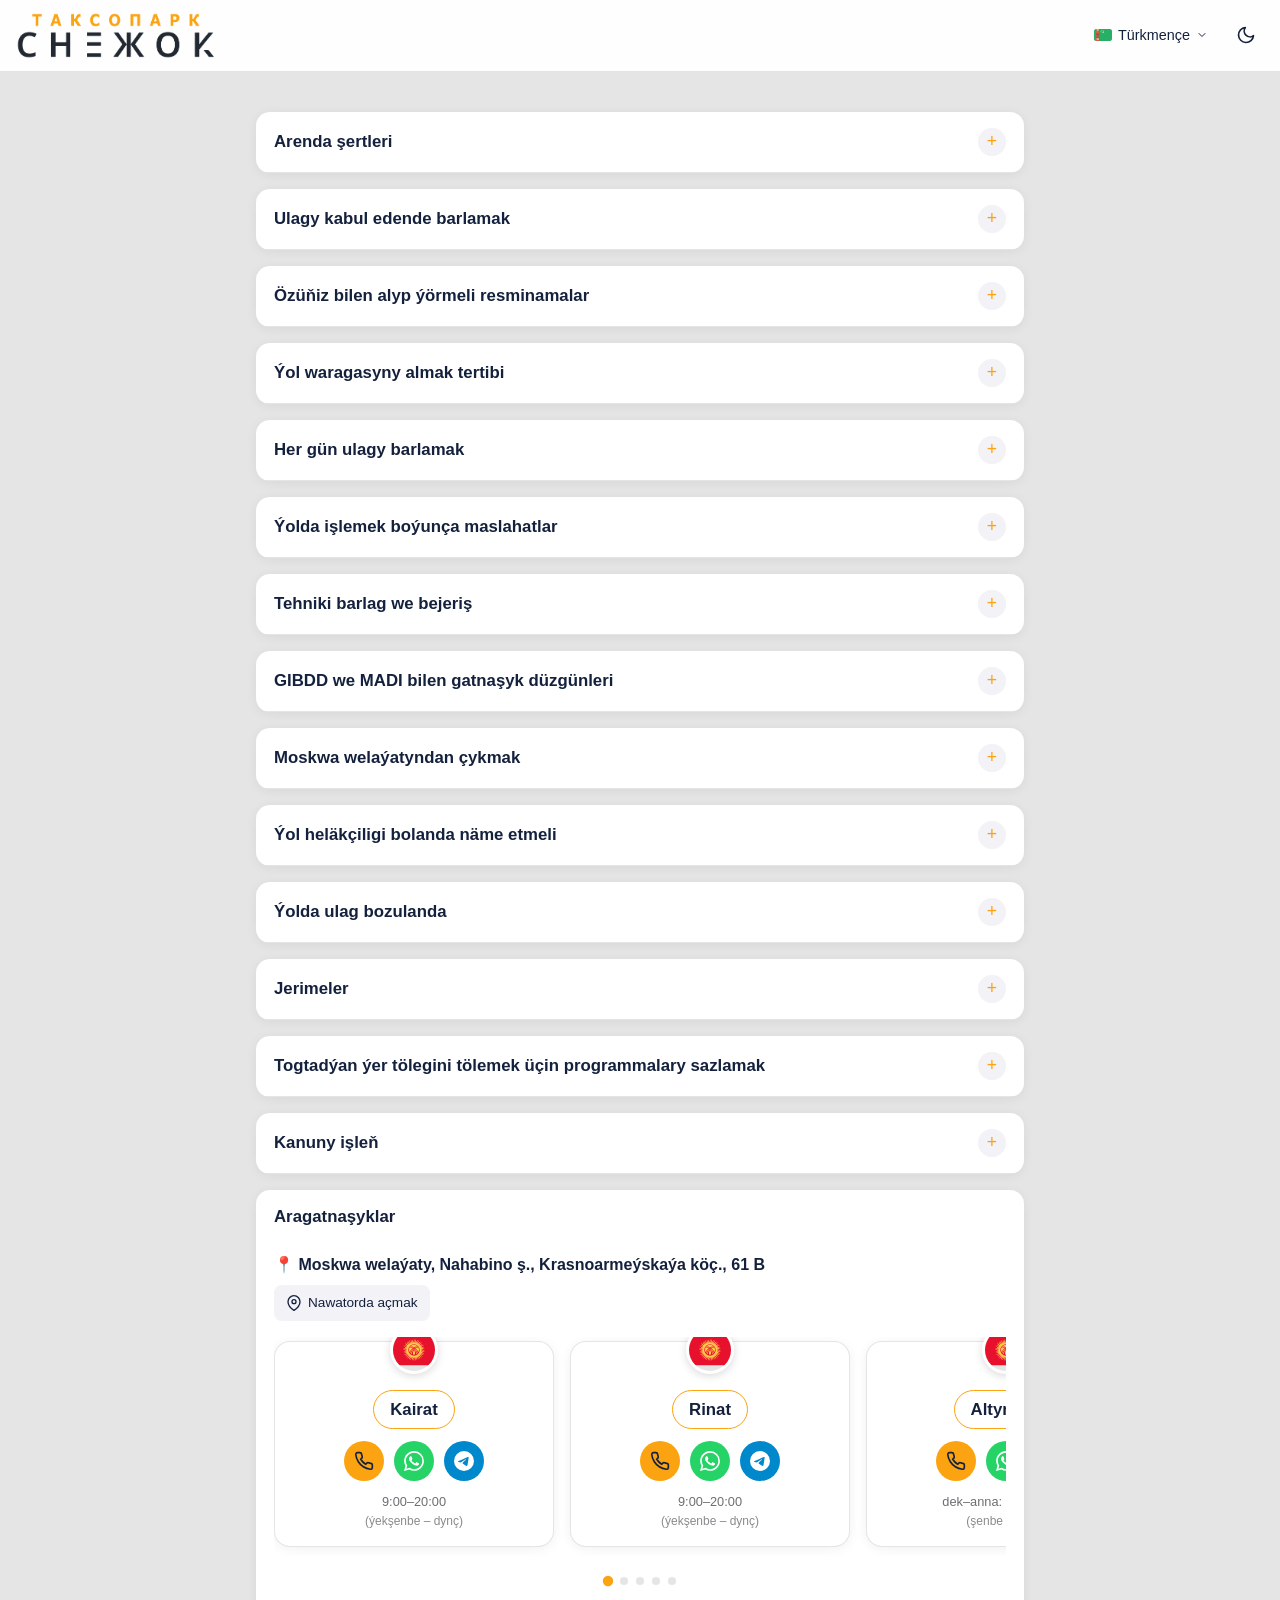
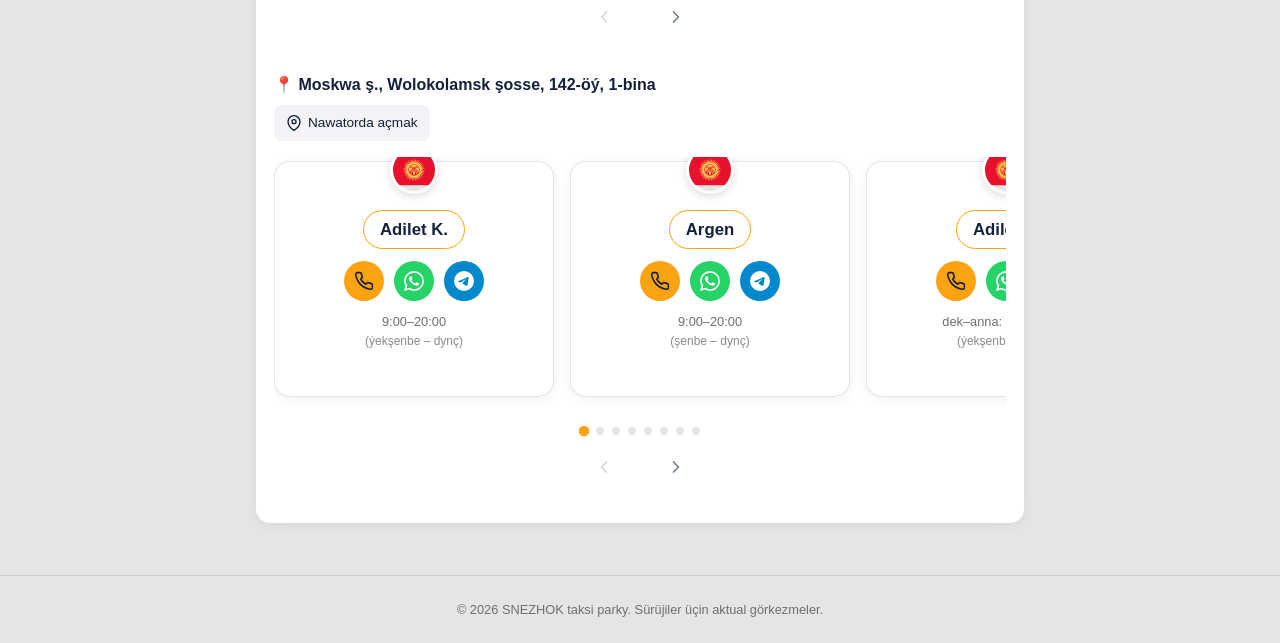
<file: tm.html>
<!DOCTYPE html>
<html lang="tm" data-theme="light">
<head>
  <meta charset="UTF-8">
  <meta name="viewport" content="width=device-width, initial-scale=1.0">
  <title>SNEZHOK taksi parky</title>
  <link rel="stylesheet" href="style.css">
</head>
<body>
  <header class="header">
   <div class="logo">
    <img src="img/logo/logo2.svg" alt="SNEZHOK" class="logo-image" fetchpriority="high">
</div>

    <div class="header-controls">
      <div class="lang-dropdown">
        <button class="lang-btn" id="lang-toggle" aria-label="Dil saýlaň">
          <div id="current-flag-container"></div>
          <span id="current-lang-label">Türkmençe</span>
          <svg class="icon-chevron" viewBox="0 0 24 24" fill="none" stroke="currentColor" stroke-width="2" stroke-linecap="round" stroke-linejoin="round"><path d="M6 9l6 6 6-6"/></svg>
        </button>
               <div class="dropdown-menu" id="lang-menu" role="listbox">
          <a class="lang-option" href="index.html" role="option"><img class="flag" src="img/flags/ru.svg" alt="Russiýa"><span>Rusça</span></a>
          <a class="lang-option" href="kg.html" role="option"><img class="flag" src="img/flags/kg.svg" alt="Gyrgyzstan"><span>Gyrgyzça</span></a>
          <a class="lang-option" href="kz.html" role="option"><img class="flag" src="img/flags/kz.svg" alt="Gazagystan"><span>Қaзақsha</span></a>
          <a class="lang-option" href="tj.html" role="option"><img class="flag" src="img/flags/tj.svg" alt="Täjigistan"><span>Toҷikӣ</span></a>
          <a class="lang-option" href="tm.html" role="option"><img class="flag" src="img/flags/tm.svg" alt="Türkmenistan"><span>Türkmençe</span></a>
          <a class="lang-option" href="uz.html" role="option"><img class="flag" src="img/flags/uz.svg" alt="Özbegistan"><span>Oʻzbekcha</span></a>
        </div>
      </div>

      <button class="icon-btn" id="theme-toggle" aria-label="Temany üýtgetmek">
        <svg class="icon sun" viewBox="0 0 24 24" fill="none" stroke="currentColor" stroke-width="2" stroke-linecap="round" stroke-linejoin="round"><circle cx="12" cy="12" r="5"/><path d="M12 1v2M12 21v2M4.22 4.22l1.42 1.42M18.36 18.36l1.42 1.42M1 12h2M21 12h2M4.22 19.78l1.42-1.42M18.36 5.64l1.42-1.42"/></svg>
        <svg class="icon moon" viewBox="0 0 24 24" fill="none" stroke="currentColor" stroke-width="2" stroke-linecap="round" stroke-linejoin="round"><path d="M21 12.79A9 9 0 1111.21 3 7 7 0 0021 12.79z"/></svg>
      </button>
    </div>
  </header>

  <main class="container">
    <!-- 1. Arenda şertleri -->
    <section class="accordion-block" id="conditions">
      <div class="accordion-header"><h2>Arenda şertleri</h2><button class="accordion-toggle" aria-expanded="true"><span class="icon-minus">−</span><span class="icon-plus">+</span></button></div>
      <div class="accordion-body">
        <ul class="check-list">
          <li>Arendanyň iň gysga möhleti – <strong>14 gün</strong>.</li>
          <li>Arendanyň birinji güni – <strong>mugt</strong> (täze sürüjiler üçin).</li>
          <li>Ulagy tabşyrmak: duşenbe – anna.</li>
          <li>Ulagy tabşyrmazdan <strong>3 gün öň</strong> kolonna başlygyna habar bermeli.</li>
          <li>Arenda tölegi her gün sagat <strong>12:00-da</strong> alynýar.</li>
          <li>Park komissiýasy – <strong>3%</strong>.</li>
        </ul>
        <div class="info-block">
          <h3>Kompaniýanyň içki saklandyryşy (KASKO)</h3>
          <p>Bahasy: <strong>+100 ₽/gün</strong>.</p>
          <p>Ulag uly zyýan çeken ýagdaýynda, sürüji <strong>20 000 ₽</strong>-dan köp däl töleg töleýär, galan çykdajylary kompaniýa ödeýär.</p>
          <p class="warning-text">Bu hyzmat aşakdaky ýagdaýlarda <strong>işlemeýär</strong>:</p>
          <ul>
            <li>ulagy başga adama berseňiz;</li>
            <li>serhoş ýagdaýynda ulag sürýän bolsaňyz;</li>
            <li>ýol düzgünlerini agyr bozsaňyz;</li>
            <li>ulagy bilkastlaýyn zeperlendirseňiz;</li>
            <li>ýol heläkçiligi bolan ýerden gaçyp gitseniz;</li>
            <li>ýol heläkçiligi barada resminamalar ýok bolsa;</li>
            <li>ulagyň bozulanyny bilip sürýän bolsaňyz;</li>
            <li>ulagy şahsy maksatlar üçin ulansaňyz.</li>
          </ul>
        </div>
        <p><strong>Sürüji aşakdakylar üçin maddy jogapkärçilik çekýär:</strong> çyzylan, dyrnaklanan, egilen ýerler, hereket edýän bölegiň zyýany, şinalar, diskler, aýnalar we beýleki zeperler.</p>
        <p>Jerimeler we ÇKAD, MSD ýollarynda geçmek tölegi sürüjiniň mobil programmasynyň hasabyndan awtomatik usulda alynýar. <strong>1 000 ₽</strong>-dan ýokary jerimeler her gün <strong>1 000 ₽</strong> möçberinde alynýar.</p>
        <div class="recommendation-box">
          <svg class="rec-icon" viewBox="0 0 24 24" fill="none" stroke="currentColor" stroke-width="2" stroke-linecap="round" stroke-linejoin="round"><circle cx="12" cy="12" r="10"/><line x1="15" y1="9" x2="9" y2="15"/><line x1="9" y1="9" x2="15" y2="15"/></svg>
          <div class="rec-content"><strong>Gadagan:</strong> ulagy başga adama bermek we ony maksadyna laýyk gelmezlikde ulanmak.</div>
        </div>
      </div>
    </section>

    <!-- 2. Ulagy barlamak -->
    <section class="accordion-block" id="car-inspect">
      <div class="accordion-header"><h2>Ulagy kabul edende barlamak</h2><button class="accordion-toggle" aria-expanded="false"><span class="icon-minus">−</span><span class="icon-plus">+</span></button></div>
      <div class="accordion-body">
        <h3>Daşky görnüşi:</h3>
        <ul class="check-list"><li>kuzowdaky ýapyşdyrylan elementler;</li><li>zyýanlaryň bar-ýoklugy (çyziklar, egilen ýerler we ş.m.);</li><li>salonyň ýagdaýy;</li><li>tekerleriň ýagdaýy;</li><li>öňki aýnanyň bitewüligi.</li></ul>
        <h3>Tehniki ýagdaýy:</h3>
        <ul class="check-list"><li>ýagyň, tormoz we sowadyjy suwuklyklaryň derejesi;</li><li>generator kemeriniň ýagdaýy;</li><li>akkumulýatoryň ýagdaýy.</li></ul>
        <h3>Yşyk enjamlary:</h3>
        <ul class="check-list"><li>gabarity çyralar, faralar, öwrüliş signallary, tormoz çyralary, yzyna hereket çyralary.</li></ul>
        <h3>Gerekli enjamlar:</h3>
        <ul class="check-list"><li>çatydaky we gapdallardaky taksi nyşanlary;</li><li>awariýa togtadysy nyşany, öçüriji, derman gutusy;</li><li>ýedek teker, domkrat, gaýka açary.</li></ul>
        <div class="recommendation-box">
          <svg class="rec-icon" viewBox="0 0 24 24" fill="none" stroke="currentColor" stroke-width="2" stroke-linecap="round" stroke-linejoin="round"><path d="M14 2H6a2 2 0 00-2 2v16a2 2 0 002 2h12a2 2 0 002-2V8z"/><polyline points="14 2 14 8 20 8"/><line x1="16" y1="13" x2="8" y2="13"/><line x1="16" y1="17" x2="8" y2="17"/><polyline points="10 9 9 9 8 9"/></svg>
          <div class="rec-content">Ulagy kabul edeniňizde resminamalary, olaryň ýaramlylyk möhletini barlaň, hasaba alynyş belgilerini resminamalar bilen deňeşdiriň.</div>
        </div>
      </div>
    </section>

    <!-- 3. Resminamalar (KARUSEL) -->
    <section class="accordion-block" id="documents">
      <div class="accordion-header"><h2>Özüňiz bilen alyp ýörmeli resminamalar</h2><button class="accordion-toggle" aria-expanded="false"><span class="icon-minus">−</span><span class="icon-plus">+</span></button></div>
      <div class="accordion-body">
        <div class="doc-carousel-wrapper">
          <div class="doc-carousel" id="doc-carousel">
            <div class="carousel-slide"><img src="img/driver_license/driver_license.webp" alt="Sürüjilik şahadatnamasy"><p class="carousel-caption">Sürüjilik şahadatnamasy <span class="text-secondary">(ýaramlylyk möhletini barlaň)</span></p></div>
            <div class="carousel-slide"><img src="img/sts/sts_2.webp" alt="Hasaba alyş şahadatnamasy"><p class="carousel-caption">Hasaba alyş şahadatnamasy (STS) <span class="text-secondary">(ýaramlylyk möhletini barlaň)</span></p></div>
            <div class="carousel-slide"><img src="img/save/save.webp" alt="OSAGO saklandyryş polisy"><p class="carousel-caption">OSAGO saklandyryş polisy <span class="text-secondary">(ýaramlylyk möhletini barlaň)</span></p></div>
            <div class="carousel-slide"><img src="img/diagnostic/diag_card.webp" alt="Diagnostika kartasy"><p class="carousel-caption">Diagnostika kartasy <span class="text-secondary">(ýaramlylyk möhletini barlaň)</span></p></div>
            <div class="carousel-slide"><img src="img/road_list/road_list.webp" alt="Doldurylan ýol waragasy"><p class="carousel-caption">Doldurylan ýol waragasy</p></div>
          </div>
          <div class="carousel-indicators" id="doc-indicators">
            <button class="indicator active" data-index="0"></button>
            <button class="indicator" data-index="1"></button>
            <button class="indicator" data-index="2"></button>
            <button class="indicator" data-index="3"></button>
            <button class="indicator" data-index="4"></button>
          </div>
          <div class="carousel-arrows">
            <button class="arrow-btn arrow-left" aria-label="Öňki slaid">
              <svg viewBox="0 0 24 24" fill="none" stroke="currentColor" stroke-width="2" stroke-linecap="round" stroke-linejoin="round"><path d="M15 18l-6-6 6-6"/></svg>
            </button>
            <button class="arrow-btn arrow-right" aria-label="Indiki slaid">
              <svg viewBox="0 0 24 24" fill="none" stroke="currentColor" stroke-width="2" stroke-linecap="round" stroke-linejoin="round"><path d="M9 18l6-6-6-6"/></svg>
            </button>
          </div>
        </div>
      </div>
    </section>

    <!-- 4. Ýol waragasyny almak tertibi -->
    <section class="accordion-block" id="waybill">
      <div class="accordion-header"><h2>Ýol waragasyny almak tertibi</h2><button class="accordion-toggle" aria-expanded="false"><span class="icon-minus">−</span><span class="icon-plus">+</span></button></div>
      <div class="accordion-body">
        <ol class="step-list">
          <li>Parka gelende, mehanikden ulag resminamalaryny, daşaýjynyň kartasyny, ýol waragasyny, çatydaky nyşany alyň. Alandygyňyzy tassyklamak üçin <span class="highlight">gol goýuň</span>.</li>
          <li>Lukmançylyk barlagyndan geçiň (umumy ýagdaý, beden temperaturasy, gan basyşy, serhoşlygy barlamak), jogapkär adamyň ýanynda <span class="highlight">wagty</span> we gol goýuň.</li>
          <li>Mehanikden ulag açarlaryny alyp, ulagy barlaýarsyňyz. Barlag tamamlanansoň, mehanigiň ýanynda <span class="highlight">wagty</span> we gol goýuň.</li>
          <li>Ulagy tehniki taýdan ýaramly ýagdaýda kabul edeniňiz barada <span class="highlight">gol goýuň</span>.</li>
          <li>Taksi nyşany, ýol waragasy ýa-da daşaýjy kartasy ýitirilen ýagdaýyndaky hereketler barada habarlydygyňyzy tassyklamak üçin <span class="highlight">gol goýuň</span>.</li>
          <li>Parkdan çykýan wagty çykan <span class="highlight">wagty</span> belläň.</li>
          <li>Çykyş wagtyndaky ulagyň <span class="highlight">kilometražyny</span> belläň.</li>
        </ol>

        <div class="waybill-warning">
          <svg class="warning-icon" viewBox="0 0 24 24" fill="none" stroke="currentColor" stroke-width="2" stroke-linecap="round" stroke-linejoin="round"><circle cx="12" cy="12" r="10"/><line x1="12" y1="8" x2="12" y2="12"/><line x1="12" y1="16" x2="12.01" y2="16"/></svg>
          <div>Ýol waragasyny nädogry doldurmak <strong>100 000 ₽</strong> jerime we ulagy <strong>2 aýa</strong> çenli jerime duralgasyna almak bilen jezalandyrylýar.</div>
        </div>

        <div class="info-note">
          <svg class="note-icon" viewBox="0 0 24 24" fill="none" stroke="currentColor" stroke-width="2" stroke-linecap="round" stroke-linejoin="round"><circle cx="12" cy="12" r="10"/><line x1="12" y1="16" x2="12" y2="12"/><line x1="12" y1="8" x2="12.01" y2="8"/></svg>
          <span>Käbir ýagdaýlarda mehanik we lukmançylyk işgäri sürüjä özi gelip biler.</span>
        </div>
      </div>
    </section>

    <!-- 5. Her gün barlamak -->
    <section class="accordion-block" id="daily-inspect">
      <div class="accordion-header"><h2>Her gün ulagy barlamak</h2><button class="accordion-toggle" aria-expanded="false"><span class="icon-minus">−</span><span class="icon-plus">+</span></button></div>
      <div class="accordion-body">
        <ul class="check-list">
          <li>Ulagy aýlanyp, zyýanlaryň ýokdugyna ynanyn.</li>
          <li>Tekerleri barlaň.</li>
          <li>Suwuklyklaryň derejesini, kemerdäki çyziklary, akkumulýatoryň ýagdaýyny we klemmalaryň berkligini, akýan ýerleriň ýokdugyny barlaň.</li>
          <li>Resminamalary we olaryň ýaramlylyk möhletini barlaň.</li>
          <li>Ulagyň arassalygyna ynanyn.</li>
        </ul>
        <div class="info-block">
          <h3>Eger togtadýan ýerde zyýan tapsaňyz:</h3>
          <ol class="step-list"><li>Kolonna başlygyna jaň ediň.</li><li>Ulagy hereket etdirmezden, ähli tarapyndan surat alyň, zyýanlary umumy we ýakyn görnüşde düşüriň.</li><li>Wakany resmileşdirmek üçin polisiýa çagyryň.</li></ol>
        </div>

        <!-- Ulag suratlary karuseli -->
        <div class="doc-carousel-wrapper" style="margin-top: 20px;">
          <div class="doc-carousel" id="inspection-carousel">
            <div class="carousel-slide"><img src="img/auto/granta.webp" alt="lada_granta"><p class="carousel-caption">Lada Granta</p></div>
            <div class="carousel-slide"><img src="img/auto/h5.webp" alt="Hongqi_h5"><p class="carousel-caption">Hongqi H5</p></div>
            <div class="carousel-slide"><img src="img/auto/jac.webp" alt="jac_j7"><p class="carousel-caption">Jac J7</p></div>
            <div class="carousel-slide"><img src="img/auto/jetta.webp" alt="Volkswagen_jetta"><p class="carousel-caption">Volkswagen Jetta</p></div>
            <div class="carousel-slide"><img src="img/auto/kaiyi.webp" alt="kaiyi_e5"><p class="carousel-caption">Kaiyi E5</p></div>
            <div class="carousel-slide"><img src="img/auto/moscvich.webp" alt="moscvich"><p class="carousel-caption">Moskwiç 3</p></div>
            <div class="carousel-slide"><img src="img/auto/polo.webp" alt="Volkswagen_polo"><p class="carousel-caption">Volkswagen Polo</p></div>
            <div class="carousel-slide"><img src="img/auto/rapid.webp" alt="Skoda_rapid"><p class="carousel-caption">Skoda Rapid</p></div>
            <div class="carousel-slide"><img src="img/auto/baic.webp" alt="baic_e5plus"><p class="carousel-caption">Baic E5 plus</p></div>
          </div>
          <div class="carousel-indicators" id="inspection-indicators">
            <button class="indicator active" data-index="0"></button>
            <button class="indicator" data-index="1"></button>
            <button class="indicator" data-index="2"></button>
            <button class="indicator" data-index="3"></button>
            <button class="indicator" data-index="4"></button>
            <button class="indicator" data-index="5"></button>
            <button class="indicator" data-index="6"></button>
            <button class="indicator" data-index="7"></button>
            <button class="indicator" data-index="8"></button>
          </div>
          <div class="carousel-arrows">
            <button class="arrow-btn arrow-left" aria-label="Öňki slaid">
              <svg viewBox="0 0 24 24" fill="none" stroke="currentColor" stroke-width="2" stroke-linecap="round" stroke-linejoin="round"><path d="M15 18l-6-6 6-6"/></svg>
            </button>
            <button class="arrow-btn arrow-right" aria-label="Indiki slaid">
              <svg viewBox="0 0 24 24" fill="none" stroke="currentColor" stroke-width="2" stroke-linecap="round" stroke-linejoin="round"><path d="M9 18l6-6-6-6"/></svg>
            </button>
          </div>
        </div>

      </div>
    </section>

    <!-- 6. Iş boýunça maslahatlar -->
    <section class="accordion-block" id="work-tips">
      <div class="accordion-header"><h2>Ýolda işlemek boýunça maslahatlar</h2><button class="accordion-toggle" aria-expanded="false"><span class="icon-minus">−</span><span class="icon-plus">+</span></button></div>
      <div class="accordion-body">
        <p>Işlemek üçin iň peýdaly wagt: <strong>05:00–11:00</strong> we <strong>15:00–20:00</strong>. Bu sagatlarda talap iň ýokary.</p>
        <p>Siziň rahatlygyňyz we howpsuzlygyňyz iň möhüm. Ýadawlyk ünsüňi peseldýär, şonuň üçin dynç alyň we ýeterlik ukaň.</p>
        <div class="recommendation-box">
          <svg class="rec-icon" viewBox="0 0 24 24" fill="none" stroke="currentColor" stroke-width="2" stroke-linecap="round" stroke-linejoin="round"><circle cx="12" cy="12" r="10"/><polyline points="12 6 12 12 16 14"/></svg>
          <div class="rec-content">Ulagy agşam, öňünden ýangyç guýup, ýuwup goýmagy maslahat berýäris. Bu irdenki wagty tygşytlar we ýola çykmazdan öň howsalasyzlyga kömek eder.</div>
        </div>
      </div>
    </section>

    <!-- 7. Tehniki barlag we bejeriş -->
    <section class="accordion-block" id="tech-service">
      <div class="accordion-header"><h2>Tehniki barlag we bejeriş</h2><button class="accordion-toggle" aria-expanded="false"><span class="icon-minus">−</span><span class="icon-plus">+</span></button></div>
      <div class="accordion-body">
        <ul class="check-list">
          <li>Tehniki barlag her <strong>10 000 km</strong> soň geçirilýär.</li>
          <li>Bejeriş we hyzmat – <strong>taksi parkynyň awtoservisinde diňe</strong>.</li>
          <li>Tehniki barlaga we bejerişe ýazylmak – barmazdan <strong>3 gün öň</strong>.</li>
          <li>Özbaşdak gatnaşmak (bejeriş, zapçast çalyşmak, ýag goşmak) – <strong>kolonna başlygy bilen ylalaşandan soň diňe</strong>.</li>
        </ul>
        <div class="recommendation-box">
          <svg class="rec-icon" viewBox="0 0 24 24" fill="none" stroke="currentColor" stroke-width="2" stroke-linecap="round" stroke-linejoin="round"><path d="M14.7 6.3a1 1 0 000 1.4l1.6 1.6a1 1 0 001.4 0l3.77-3.77a6 6 0 01-7.94 7.94l-6.91 6.91a2.12 2.12 0 01-3-3l6.91-6.91a6 6 0 017.94-7.94l-3.76 3.76z"/></svg>
          <div class="rec-content">Ulagy kabul edeniňizde kolonna başlygyndan tehniki barlaga näçe kilometr soň gelmeliňizi sorap bilersiňiz.</div>
        </div>
      </div>
    </section>

    <!-- 8. GIBDD we MADI bilen gatnaşyk -->
    <section class="accordion-block" id="police-rules">
      <div class="accordion-header"><h2>GIBDD we MADI bilen gatnaşyk düzgünleri</h2><button class="accordion-toggle" aria-expanded="false"><span class="icon-minus">−</span><span class="icon-plus">+</span></button></div>
      <div class="accordion-body">
        <ul class="check-list">
          <li>Asuda, howsalasyz, edepli gatnaşyň.</li>
          <li>Çaknyşyk döretmäň (gaharlanmak, ses götermek).</li>
          <li>«Esasy näme?», «Toztatmak sebäbi?», «Siziň hukugyňyz ýok» ýaly sözleri ulanmaň.</li>
          <li>Eger protokol doldurylýan bolsa, sebäbini düşündirip bermegini edepli sorap bilersiňiz.</li>
          <li>Eger düşünmeýän bolsaňyz – terjimeçi soraň. <strong>Mazmuny düşnüksiz resminamalara gol goýmaň.</strong></li>
          <li>Protokol doldurylan dessine kolonna başlygyna habar beriň.</li>
          <li>Işgärleriň hereketleriniň kanunylygyna ynanmasaňyz – kolonna başlygyna jaň ediň!</li>
        </ul>
        <div class="info-block">
          <h3>MADI barlagy</h3>
          <p>MADI işgärleri taksi nyşanlarynyň, daşaýjy kartasynyň, ýol waragasynyň bardygyny we daşamak howpsuzlygyny barlap biler.</p>
          <p><strong>Möhüm:</strong> MADI işgäri resminamalary barlamak üçin ulagy togtatmaga hukugy ýok. Muny diňe polisiýa işgärleri edýär. Ýöne eger MADI işgäri özi gelip resminama sorasa – beriň, dawalaşmaň.</p>
        </div>
      </div>
    </section>

    <!-- 9. Moskwa welaýatyndan çykmak -->
    <section class="accordion-block" id="outside-mo">
      <div class="accordion-header"><h2>Moskwa welaýatyndan çykmak</h2><button class="accordion-toggle" aria-expanded="false"><span class="icon-minus">−</span><span class="icon-plus">+</span></button></div>
      <div class="accordion-body">
        
        <!-- Surat başlykdan soň -->
        <div class="section-image-wrapper">
          <img src="img/get_out/out.webp" alt="Moskwa welaýatyndan çykmak" class="section-image">
        </div>

        <div class="waybill-warning">
          <svg class="warning-icon" viewBox="0 0 24 24" fill="none" stroke="currentColor" stroke-width="2" stroke-linecap="round" stroke-linejoin="round"><circle cx="12" cy="12" r="10"/><line x1="12" y1="8" x2="12" y2="12"/><line x1="12" y1="16" x2="12.01" y2="16"/></svg>
          <div>Moskwa welaýatyndan çykmazdan öň kolonna başlygyna jaň etmek <strong>borç</strong>.</div>
        </div>
        <p>Eger Moskwa welaýatyndan daşarda ulag bozulsa ýa-da ýol heläkçiligi bolsa, ewakuator tölegini <strong>sürüji</strong> töleýär.</p>
      </div>
    </section>

    <!-- 10. Ýol heläkçiligi -->
    <section class="accordion-block" id="accident">
      <div class="accordion-header"><h2>Ýol heläkçiligi bolanda näme etmeli</h2><button class="accordion-toggle" aria-expanded="false"><span class="icon-minus">−</span><span class="icon-plus">+</span></button></div>
      <div class="accordion-body">
        <ol class="step-list">
          <li>Toctaň, awariýa signalyny ýakyň, nyşany goýuň. Şäherden daşarda ýagty şöhlelendiriji žilet geýiň.</li>
          <li>Eger ýaralananlar bolsa – tiz kömek çagyryň (<strong>103</strong> ýa-da <strong>112</strong>). Eger bilmeýän bolsaňyz, birinji kömegi görkezmäň.</li>
          <li>Ýol heläkçiligi bolan ýeri, ähli ulaglaryň zyýanlaryny, belgilerini surata düşüriň we kolonna başlygyna iberiň.</li>
          <li>GIBDD işgärini garaň.</li>
        </ol>
        <div class="info-block">
          <h3>Eger GIBDD işgäri ýoly boşatmagy sorasa:</h3>
          <ul><li>Düzgünleri saklap toctaň. <img src="img/taxi_parking/3_27.webp" alt="3.27" class="traffic-sign"> nyşanynyň aşagynda ulag goýmaň.</li><li>Tölegli togtadýan ýer bolsa – tölegini töläň.</li><li>Beýleki ýol düzgünlerini bozmaň.</li></ul>
        </div>
        <h3>Ýewroprotokol doldurmak şertleri:</h3>
        <ul><li>Kolonna başlygy ýewroprotokola razy bolan;</li><li>Ýol heläkçiliginde diňe 2 ulag, ýaralananlar ýok;</li><li>Iki sürüjiniň hem OSAGO-sy ýaramly;</li><li>Ikisi hem ýewroprotokola razy, infrastruktura zyýan çekmändir, ulaglaryň ornuny üýtgemedik.</li></ul>
        <p><em>Ýewroprotokol – soňky çäre. GIBDD arkaly resmileşdirmäge synanyşyň.</em></p>
        <div class="recommendation-box">
          <svg class="rec-icon" viewBox="0 0 24 24" fill="none" stroke="currentColor" stroke-width="2" stroke-linecap="round" stroke-linejoin="round"><circle cx="12" cy="12" r="10"/><polyline points="12 6 12 12 16 14"/></svg>
          <div class="rec-content">Ýewroprotokol doldurylandan soň, ikinji gatnaşyjy birinji gidýänçä garaň.</div>
        </div>
        <p class="danger">Siziň günäňiz bilen bolan ýol heläkçiliginde ewakuator tölegini siz töleýärsiňiz.</p>
      </div>
    </section>

    <!-- 11. Ulag bozulanda -->
    <section class="accordion-block" id="breakdown">
      <div class="accordion-header"><h2>Ýolda ulag bozulanda</h2><button class="accordion-toggle" aria-expanded="false"><span class="icon-minus">−</span><span class="icon-plus">+</span></button></div>
      <div class="accordion-body">
        <ol class="step-list">
          <li>Ýol düzgünlerini we howpsuzlyk tehnikasyny saklap toctaň.</li>
          <li>Awariýa togtadysy nyşany goýuň.</li>
          <li>Ýolagçylary düşüriň.</li>
          <li>Mehanik ýa-da ewakuator çagyrmak üçin kolonna başlygyna jaň ediň.</li>
        </ol>
        <div class="recommendation-box">
          <svg class="rec-icon" viewBox="0 0 24 24" fill="none" stroke="currentColor" stroke-width="2" stroke-linecap="round" stroke-linejoin="round"><circle cx="12" cy="12" r="10"/><polyline points="12 6 12 12 16 14"/></svg>
          <div class="rec-content">Eger tölegli togtadýan ýerde togtamaga mejbur bolsaňyz – tölegini töläň. Soň kompensasiýa alarsyňyz.</div>
        </div>
      </div>
    </section>

    <!-- 12. Jerimeler -->
    <section class="accordion-block" id="fines">
      <div class="accordion-header"><h2>Jerimeler</h2><button class="accordion-toggle" aria-expanded="false"><span class="icon-minus">−</span><span class="icon-plus">+</span></button></div>
      <div class="accordion-body">
        <p class="warning-text">Summalar ýeňilliksiz doly görkezildi. Köp jerimeleri 25–50% ýeňillik bilen töläp bolýar.</p>
        
        <div class="fine-item">
          <h3>Daşaýjy kartasy ýok</h3>
          <p>Jerime: <strong class="price">30 000 ₽</strong>. Öň paneliň sag tarapynda bolmaly.</p>
          <div class="fine-image-wrapper">
            <img src="img/taxi_card/taxi_card.webp" alt="Daşaýjy kartasy" class="fine-image">
          </div>
        </div>

        <div class="fine-item">
          <h3>Taksi çyrasy ýa-da «şaşka» ýok</h3>
          <p>Jerime: <strong class="price">50 000 ₽</strong>.</p>
          <div class="fine-image-wrapper">
            <img src="img/taxi_hat/taxi_hat.webp" alt="Taksi çyrasy" class="fine-image">
          </div>
          <div class="recommendation-box">
            <svg class="rec-icon" viewBox="0 0 24 24" fill="none" stroke="currentColor" stroke-width="2" stroke-linecap="round" stroke-linejoin="round"><circle cx="12" cy="12" r="10"/><line x1="12" y1="8" x2="12" y2="12"/><line x1="12" y1="16" x2="12.01" y2="16"/></svg>
            <div class="rec-content">Işden soň çyrany aýyryp, sürüji tarapdaky poluň üstüne goýuň. Şeýlelik bilen çyrany ogurlap gitmezler, ýola çykanda ornaşdyrmagy unutmarsyňyz. Çyrany bagajyga salmaň.</div>
          </div>
        </div>

        <div class="fine-item">
          <h3>Çemene we trotuara togtamak</h3>
          <p>Jerime: <strong class="price">300 000 ₽</strong>.</p>
          <div class="fine-image-wrapper">
            <img src="img/grass/grass.webp" alt="Çemene togtamak" class="fine-image">
          </div>
          <div class="recommendation-box">
            <svg class="rec-icon" viewBox="0 0 24 24" fill="none" stroke="currentColor" stroke-width="2" stroke-linecap="round" stroke-linejoin="round"><circle cx="12" cy="12" r="10"/><line x1="12" y1="8" x2="12" y2="12"/><line x1="12" y1="16" x2="12.01" y2="16"/></svg>
            <div class="rec-content">Ulagy dört tekeri hem asfaltda duran ýaly edip togtadyň. Ýöriýän adamlar üçin trotuara we bordýura ulag goýmaň.</div>
          </div>
        </div>

        <div class="fine-item">
          <h3>Çagalary daşamak düzgünlerini bozmak</h3>
          <p>Jerime: <strong class="price">200 000 ₽</strong>. Çaga oturagy ýok/ýalňyş/ýalňyş ornaşdyrylan ýa-da çaga remni dakylmadyk.</p>
          <div class="fine-image-wrapper">
            <img src="img/child/child_chair.webp" alt="Çaga oturagy" class="fine-image">
          </div>
          <!-- Çaga suratlary karuseli -->
          <div class="doc-carousel-wrapper" style="margin-top: 16px;">
            <div class="doc-carousel" id="children-carousel">
              <div class="carousel-slide"><img src="img/child/boy.webp" alt="Çaga oturagy mysal 1"><p class="carousel-caption">Boý 150 sm-den ýokary</p></div>
              <div class="carousel-slide"><img src="img/child/good.webp" alt="Çaga oturagy mysal 2"><p class="carousel-caption">Dogry. Remen egininden geçýär.</p></div>
              <div class="carousel-slide"><img src="img/child/not_good.webp" alt="Çaga oturagy mysal 3"><p class="carousel-caption">Ýalňyş. Remen boýnundan geçýär.</p></div>
            </div>
            <div class="carousel-indicators" id="children-indicators">
              <button class="indicator active" data-index="0"></button>
              <button class="indicator" data-index="1"></button>
              <button class="indicator" data-index="2"></button>
            </div>
            <div class="carousel-arrows">
              <button class="arrow-btn arrow-left" aria-label="Öňki slaid">
                <svg viewBox="0 0 24 24" fill="none" stroke="currentColor" stroke-width="2" stroke-linecap="round" stroke-linejoin="round"><path d="M15 18l-6-6 6-6"/></svg>
              </button>
              <button class="arrow-btn arrow-right" aria-label="Indiki slaid">
                <svg viewBox="0 0 24 24" fill="none" stroke="currentColor" stroke-width="2" stroke-linecap="round" stroke-linejoin="round"><path d="M9 18l6-6-6-6"/></svg>
              </button>
            </div>
          </div>

          <div class="recommendation-box">
          <svg class="rec-icon" viewBox="0 0 24 24" fill="none" stroke="currentColor" stroke-width="2" stroke-linecap="round" stroke-linejoin="round"><circle cx="12" cy="12" r="10"/><path d="M12 16v-4"/><path d="M12 8h.01"/></svg>
            <div class="rec-content">Eger müşderide çaga oturagy ýok bolsa – zakazy ýok etmegi soraň. Eger müşderi ýok etmekden ýüz öwürse, ornunda galyn. Goldaw hyzmatyna jaň edip, ýagdaýy düşündiriň we zakazyň awtomatik usulda ýok edilmegini garaň.</div>
          </div>

          <div class="age-notice">
            <svg class="notice-icon" viewBox="0 0 24 24" fill="none" stroke="currentColor" stroke-width="2" stroke-linecap="round" stroke-linejoin="round"><circle cx="12" cy="12" r="10"/><path d="M12 16v-4"/><path d="M12 8h.01"/></svg>
            <div><strong>12 ýaşdan kiçi, boýy 150 sm-den ýokary we agramy 36 kg-dan agyr çagalar yzky orunda adaty remen bilen oturyp biler.</strong></div>
          </div>
        </div>

       <div class="fine-item">
  <h3>Serhoş ýagdaýy ýa-da lukmançylyk barlagyndan ýüz öwürmek</h3>
  <p>Jerime: <strong class="price">145 000 ₽</strong> + 1,5–2 ýyla hukukdan mahrum etmek. <strong>Her wagt lukmançylyk barlagyndan geçmäge razy boluň!</strong></p>

  <div class="fine-image-wrapper" style="margin-top: 16px;">
    <img src="img/alko/alko.webp" alt="Lukmançylyk barlagy" class="fine-image">
  </div>
    <p>Käbir dermanlar reaksiýa täsir edýär. Kabul etmezden öň instrukisiýasyny barlaň.</p>
  <div class="meds-block">
    <p class="danger">⛔ Gadagan!</p>
    <p>Andipal, Bellataminal, Walokordin, Waloserdin, Kaffetin, Korwaldin, Korwalol, Omnopon, Pentabufen, Pentalgin-N, Pentanow, Pliwalgin, Sedal, Sedalgin Neo, Solpadein, Tedein, Teofedrin, Terpinkod, Toff Plus</p>
    <p class="warning-text">⚠️ Ünsli boluň!</p>
    <p>Alprazolam, Antigrippin, Ataraks, Gabapentin, Diazepam, Dimedrol, Lawokodin, Loperamid, Siropor (spirtli), Suprastin, Tawegil, Telfast, Fenazepam, Fenibut, Setrin we ş.m.</p>
  </div>
</div>

       <div class="fine-item">
  <h3>Gadagan signalda geçmek / stop-çyzygy kesip geçmek</h3>
  <p>Jerime: <strong class="price">7 500 ₽</strong>.</p>
  
  <p><strong>Sary signal hereketi gadagan edýär.</strong> Eger howpsuz togtamak mümkin bolsa, çyzyga çenli toctaň.</p>
  
  <div class="recommendation-box">
    <svg class="rec-icon" viewBox="0 0 24 24" fill="none" stroke="currentColor" stroke-width="2" stroke-linecap="round" stroke-linejoin="round"><circle cx="12" cy="12" r="10"/><path d="M12 16v-4"/><path d="M12 8h.01"/></svg>
    <div class="rec-content">
      <p><strong>Näme bozmak hasaplanýar:</strong></p>
      <ul class="check-list" style="margin: 8px 0 0 16px; padding-left: 8px;">
        <li>Gyzyl ýa-da sary signalda svetofordan geçmek</li>
        <li>Stop-çyzygy ulagyň öň bölegi bilen kesip geçmek</li>
        <li>Gadagan edilen düzgünleşdirijiniň nyşanynda stop-çyzykdan çykmak</li>
      </ul>
    </div>
  </div>
  
  <p style="margin-top: 12px;"><strong>Maslahat:</strong> Kesişmä ýakynlaşanyňyzda, tizligiňizi öňünden peseldiň. Eger sary ýanyp başlasa – çaltlaşdyrmaň, toctaň.</p>
</div>

        <div class="fine-item">
          <h3>Awtobus zolagynda «kirpiç» nyşanyna garşy hereket</h3>
          <p>Jerime: <strong class="price">4 500 ₽</strong>.</p>
          <div class="fine-image-wrapper">
            <img src="img/brick/brick.webp" alt="Kirpiç" class="fine-image">
          </div>
        </div>

        <div class="fine-item">
          <h3><img src="img/taxi_parking/3_27.webp" alt="3.27" class="traffic-sign"> nyşanynyň aşagynda togtamak</h3>
          <p>Jerime: <strong class="price">4 500 ₽</strong>. <img src="img/taxi_parking/5_18.jpeg" alt="5.18" class="traffic-sign"> ýa-da <img src="img/taxi_parking/8_4_14.png" alt="8.4.14" class="traffic-sign"> bilen birleşende taksi ulaglaryna togtamak rugsat berilýär.</p>
          <div class="fine-image-wrapper">
            <img src="img/taxi_parking/taxi_park.webp" alt="Taksi togtadýan ýer" class="fine-image">
          </div>
          <div class="fine-image-wrapper">
            <img src="img/taxi_parking/taxi_park_2.webp" alt="taksi togtadýan ýer 2" class="fine-image">
          </div>
        </div>

        <div class="fine-item">
          <h3>Tizlikden aşmak</h3>
          <ul>
            <li>+20–40 km/sagat: <strong class="price">750 ₽</strong></li>
            <li>+40–60 km/sagat: <strong class="price">1 500–2 250 ₽</strong></li>
            <li>+60–80 km/sagat: <strong class="price">3 000–3 750 ₽</strong> / 4–6 aýa hukukdan mahrum etmek</li>
            <li>+80 km/sagat we ondan ýokary: <strong class="price">7 500 ₽</strong> / 6 aýa hukukdan mahrum etmek</li>
          </ul>
          <p>Çäklendirmeler: ýaşaýan ýerler – 20, şäher – 60, TTK/magistrallar – 80, MKAD – 100.</p>
        </div>

        <div class="fine-item">
          <h3>Ýol gyrasynda hereket etmek</h3>
          <p>Jerime: <strong class="price">2 250 ₽</strong>. Ýol gyrasynda hereket etmek awariýa ýagdaýy döretmäge deňdir. Ýol heläkçiligi bolan ýagdaýda günäkär siz bolarsyňyz.</p>
        </div>

       <div class="fine-item">
  <h3>Remen dakylmadyk</h3>
  <p>Jerime: <strong class="price">1 500 ₽</strong>.</p>
  <p>Ýolagçylar üçin jogapkärçilik sürüjä ýüklenýär.</p>
</div>

<div class="fine-item">
  <h3>Sürýän wagty telefon ulanmak</h3>
  <p>Jerime: <strong class="price">1 500 ₽</strong>.</p>
  <p>Telefon tutujy we garnitura (gulakçyn) ulanyň</p>
</div>

        <!-- Täze bölüm tölegli togtadýan ýerler barada -->
        <div class="fine-item" style="margin-top: 20px;">
          <h3>Tölenmedik togtadýan ýer</h3>
          <p>Jerime: <strong class="price">50 000 ₽</strong></p>
          
          <div class="parking-info-section">
            <div class="parking-image-wrapper">
              <img src="img/toll_park/toll_park.webp" alt="Tölegli togtadýan ýer nyşanlary" class="parking-image">
              <p class="parking-caption">Tölegli togtadýan ýer nyşanlary</p>
            </div>

            <div class="parking-text">
              <p>Ýadyňyzda bolsun: tölegli togtadýan ýer nyşany her wagt gurnalmaýar. Käwagt diňe gök разметka bolýar. Ýalňyşlyk etmezlik üçin, togtamazdan öň Ýandeks Navigator, Ýandeks Pro ýa-da «Russiýa togtadýan ýerleri» programmasy açyň – ol ýerde orun tölegli ýa-da ýokdugy takyk görkezilýär.</p>
            </div>

            <div class="parking-image-wrapper">
              <img src="img/toll_park/blue.jpeg" alt="Tölegli togtadýan ýer разметkasy" class="parking-image">
              <p class="parking-caption">Tölegli togtadýan ýer разметkasy</p>
            </div>

            <div class="parking-reminder">
              <svg class="reminder-icon" viewBox="0 0 24 24" fill="none" stroke="currentColor" stroke-width="2" stroke-linecap="round" stroke-linejoin="round"><circle cx="12" cy="12" r="10"/><polyline points="12 6 12 12 16 14"/></svg>
              <div><strong>Mugt togtamak wagty – ilkinji 5 minut!</strong></div>
            </div>

            <div class="parking-reminder danger-reminder">
              <svg class="reminder-icon" viewBox="0 0 24 24" fill="none" stroke="currentColor" stroke-width="2" stroke-linecap="round" stroke-linejoin="round"><circle cx="12" cy="12" r="10"/><line x1="12" y1="8" x2="12" y2="12"/><line x1="12" y1="16" x2="12.01" y2="16"/></svg>
              <div><strong>TTK içinde mugt togtadýan ýerler ýok.</strong></div>
            </div>
          </div>
        </div>

      </div>
    </section>

    <!-- 13. Programmalary sazlamak -->
    <section class="accordion-block" id="apps">
      <div class="accordion-header"><h2>Togtadýan ýer tölegini tölemek üçin programmalary sazlamak</h2><button class="accordion-toggle" aria-expanded="false"><span class="icon-minus">−</span><span class="icon-plus">+</span></button></div>
      <div class="accordion-body">
        
        <!-- Ýandeks PRO -->
        <h3>Ýandeks PRO</h3>
        <div class="doc-carousel-wrapper" style="margin-top: 12px;">
          <div class="doc-carousel" id="yandex-pro-carousel">
            <div class="carousel-slide"><img src="img/toll_park_instruction/png/1.webp" alt="Gatlar nyşany basyň"><p class="carousel-caption">«Gatlar» nyşany basyň</p></div>
            <div class="carousel-slide"><img src="img/toll_park_instruction/png/2.webp" alt="Togtadýan ýer rejimini ýakyň"><p class="carousel-caption">Togtadýan ýerleri görkezmek rejimini ýakyň</p></div>
            <div class="carousel-slide"><img src="img/toll_park_instruction/png/3.webp" alt="Kartada tölegli togtadýan ýerler peýda bolýar"><p class="carousel-caption">Kartada tölegli togtadýan ýer zonalary we togtamaga gadagan ýerler peýda bolýar</p></div>
          </div>
          <div class="carousel-indicators" id="yandex-pro-indicators">
            <button class="indicator active" data-index="0"></button>
            <button class="indicator" data-index="1"></button>
            <button class="indicator" data-index="2"></button>
          </div>
          <div class="carousel-arrows">
            <button class="arrow-btn arrow-left" aria-label="Öňki slaid">
              <svg viewBox="0 0 24 24" fill="none" stroke="currentColor" stroke-width="2" stroke-linecap="round" stroke-linejoin="round"><path d="M15 18l-6-6 6-6"/></svg>
            </button>
            <button class="arrow-btn arrow-right" aria-label="Indiki slaid">
              <svg viewBox="0 0 24 24" fill="none" stroke="currentColor" stroke-width="2" stroke-linecap="round" stroke-linejoin="round"><path d="M9 18l6-6-6-6"/></svg>
            </button>
          </div>
        </div>

        <!-- Parkowki Rossii programmasi - Hasaba alyş -->
        <h3 style="margin-top: 24px;">«Russiýa togtadýan ýerleri» programmasi</h3>

        <div class="app-download-buttons">
          <a href="https://apps.apple.com/bm/app/парковки-россии/id1434426876" target="_blank" class="download-btn">
            <img src="img/logo/appstore.svg" alt="App Store" class="store-icon">
            <span>App Store</span>
          </a>

          <a href="https://play.google.com/store/apps/details?id=ru.mosparking.appnew" target="_blank" class="download-btn">
            <img src="img/logo/playmarket.svg" alt="Google Play" class="store-icon">
            <span>Google Play</span>
          </a>

          <a href="https://appgallery.huawei.com/#/app/C101992459?appId=C101992459&source=appshare&subsource=C101992459" target="_blank" class="download-btn">
            <img src="img/logo/appgallery.svg" alt="AppGallery" class="store-icon">
            <span>AppGallery</span>
          </a>

          <a href="https://apps.rustore.ru/app/ru.mosparking.appnew" target="_blank" class="download-btn">
            <img src="img/logo/rustore.svg" alt="RuStore" class="store-icon">
            <span>RuStore</span>
          </a>
        </div>

        <p style="margin-top: 16px;"><strong>Sazlamak:</strong></p>
        <div class="doc-carousel-wrapper" style="margin-top: 12px;">
          <div class="doc-carousel" id="parking-reg-carousel">
            <div class="carousel-slide"><img src="img/toll_park_instruction/png/4.webp" alt="Balansy doldurmak düwmesini basyň"><p class="carousel-caption">Balansy doldurmak düwmesini basyň (başynda 0 ₽ görünýär)</p></div>
            <div class="carousel-slide"><img src="img/toll_park_instruction/png/5.webp" alt="Doldurmak summasyny saýlaň"><p class="carousel-caption">Doldurmak summasyny saýlap, doldurmak düwmesini basyň</p></div>
            <div class="carousel-slide"><img src="img/toll_park_instruction/png/6.webp" alt="Tölemek usulyny saýlaň"><p class="carousel-caption">Tölemek usulyny saýlaň (SBP, Bank kartasy ýa-da telefon belgisinden alynmak)</p></div>
            <div class="carousel-slide"><img src="img/toll_park_instruction/png/7.webp" alt="Ulag goşmak düwmesini basyň"><p class="carousel-caption">«Ulag goşmak» düwmesini basyň</p></div>
            <div class="carousel-slide"><img src="img/toll_park_instruction/png/8.webp" alt="Ulag belgisini giriziň"><p class="carousel-caption">Ulag belgisini giriziň. Rus harplaryny ulanyň</p></div>
            <div class="carousel-slide"><img src="img/toll_park_instruction/png/9.webp" alt="Taýýar düwmesini basyň"><p class="carousel-caption">«Taýýar» düwmesini basyň</p></div>
          </div>
          <div class="carousel-indicators" id="parking-reg-indicators">
            <button class="indicator active" data-index="0"></button>
            <button class="indicator" data-index="1"></button>
            <button class="indicator" data-index="2"></button>
            <button class="indicator" data-index="3"></button>
            <button class="indicator" data-index="4"></button>
            <button class="indicator" data-index="5"></button>
          </div>
          <div class="carousel-arrows">
            <button class="arrow-btn arrow-left" aria-label="Öňki slaid">
              <svg viewBox="0 0 24 24" fill="none" stroke="currentColor" stroke-width="2" stroke-linecap="round" stroke-linejoin="round"><path d="M15 18l-6-6 6-6"/></svg>
            </button>
            <button class="arrow-btn arrow-right" aria-label="Indiki slaid">
              <svg viewBox="0 0 24 24" fill="none" stroke="currentColor" stroke-width="2" stroke-linecap="round" stroke-linejoin="round"><path d="M9 18l6-6-6-6"/></svg>
            </button>
          </div>
        </div>

        <!-- Nädip tölemeli -->
        <p style="margin-top: 16px;"><strong>Nädip tölemeli:</strong></p>
        <div class="doc-carousel-wrapper" style="margin-top: 12px;">
          <div class="doc-carousel" id="parking-pay-carousel">
            <div class="carousel-slide"><img src="img/toll_park_instruction/png/10.webp" alt="Ýandeks PRO-da togtadýan ýeri saýlaň"><p class="carousel-caption">«Ýandeks PRO» programmasynda gerekli togtadýan ýeri saýlaň. Aşakda togtadýan zolagyň belgisi görünýär</p></div>
            <div class="carousel-slide"><img src="img/toll_park_instruction/png/11.webp" alt="Parkowki Rossii programmasyna giriň"><p class="carousel-caption">«Russiýa togtadýan ýerleri» programmasyna girip, ýokarda ýa-da aşakda gözlegi basyň</p></div>
            <div class="carousel-slide"><img src="img/toll_park_instruction/png/12.webp" alt="Togtadýan zolak belgisini giriziň"><p class="carousel-caption">Gözlege «Ýandeks PRO» programmasynda görkezilen togtadýan zolak belgisini ýazyň</p></div>
            <div class="carousel-slide"><img src="img/toll_park_instruction/png/13.webp" alt="Toztatmak düwmesini basyň"><p class="carousel-caption">«Toztatmak» düwmesini basyň</p></div>
          </div>
          <div class="carousel-indicators" id="parking-pay-indicators">
            <button class="indicator active" data-index="0"></button>
            <button class="indicator" data-index="1"></button>
            <button class="indicator" data-index="2"></button>
            <button class="indicator" data-index="3"></button>
          </div>
        </div>

        <p style="margin-top: 12px;"><em>Adaty togtamak wagty 1 sagat saýlanýar. Wagty uly ýa-da kiçi etmäge bolýar.</em></p>
        <p><em>Togtajak wagty gutarmazdan 15 minut öň programma wagty uzaltmagy teklip edýär.</em></p>
        <p><em>Günüň ahyryna çenli başlamak wagtyny, ulag belgisini we togtadýan zolagy üýtgetmäge bolýar. Üýtgeşmeleri diňe sazlamalarda girizmäge bolýar, eger togtadýan ýer öňünden tölenen bolsa.</em></p>

        <!-- SMS arkaly tölemek -->
        <div class="info-block" style="margin-top: 20px;">
          <h3>7757 belgisine SMS-habar</h3>
          <ol class="step-list" style="margin-top: 10px;">
            <li>Tölemek üçin <strong>7757</strong> belgisine aşakdaky tekst bilen SMS iberiň: <code>togtadýan zolak belgisi*ulag belgisi*sagat sany 1-den 24-e çenli</code>
              <div class="example-box">Mysal: <code>1004*А123АА199*3</code></div>
            </li>
            <li>Togtajak wagty uzaltmak üçin – <code>X[sagat sany]</code> teksti bilen
              <div class="example-box">Mysal: <code>X2</code></div>
            </li>
            <li>Togtajak wagty möhletinden öň togtatmak üçin – <code>S</code> ýa-da <code>С</code> teksti bilen
              <div class="example-box">Mysal: <code>S</code></div>
            </li>
          </ol>
          <div class="refund-notice">
            <svg class="notice-icon" viewBox="0 0 24 24" fill="none" stroke="currentColor" stroke-width="2" stroke-linecap="round" stroke-linejoin="round"><circle cx="12" cy="12" r="10"/><line x1="12" y1="16" x2="12" y2="12"/><line x1="12" y1="8" x2="12.01" y2="8"/></svg>
            <div>Ulanylmadyk togtamak wagty üçin pul togtadýan hasabyňyza gaýtarylýar. <strong>Hyzmat ýerine ýetirileni barada SMS-otçýoty hökman garaň!</strong></div>
          </div>
        </div>

        <!-- Möhüm -->
        <div class="info-block" style="margin-top: 16px;">
          <h3>Möhüm</h3>
          <p><strong>Mugt togtamak wagty – ilkinji 5 minut!</strong></p>
          <p>Tölegli togtadýan ýer nyşany bolmazlygy mümkin, diňe разметka bolup biler. Statusy Ýandeks.Navigator, Ýandeks.PRO ýa-da «Russiýa togtadýan ýerleri» programmasyndan barlaň.</p>
          <p class="danger"><strong>TTK içinde mugt togtadýan ýerler ýok.</strong></p>
        </div>

      </div>
    </section>

    <!-- Kanunsyz teklipler barada duýduryş -->
    <section class="accordion-block" id="illegal-warning">
      <div class="accordion-header"><h2>Kanuny işleň</h2><button class="accordion-toggle" aria-expanded="false"><span class="icon-minus">−</span><span class="icon-plus">+</span></button></div>
      <div class="accordion-body">
        <div class="warning-box">
          <p><strong>«Ýetirmek» rejiminde ýolagçy daşamaga gadagan.</strong></p>
          <p><strong>«Taksi» rejiminde zat daşamaga gadagan.</strong></p>
          <p>«Goşmaça işlemek» ýa-da «paket ýetirmek» tekliplerinden saklanyn. Bu köplenç kanunsyz shemalary ýaşyrýar. Polisiýa we howpsuzlyk hyzmatlary şübheli hereketleri gözegçilik edýär.</p>
          <p class="danger"><strong>Ýüz öwüriň, dispetçere habar beriň. Kanuny işleň!</strong></p>
        </div>
      </div>
    </section>

    <!-- 14. Aragatnaşyklar (ÝYGYLMAYAR) -->
    <section class="accordion-block static-block" id="contacts">
      <div class="accordion-header static-header"><h2>Aragatnaşyklar</h2></div>
      <div class="accordion-body">
        
        <!-- Karusel 1: Nahabino -->
        <div class="contacts-carousel-wrapper">
          <h3 class="carousel-location-title">📍 Moskwa welaýaty, Nahabino ş., Krasnoarmeýskaýa köç., 61 B</h3>
          <a href="https://yandex.ru/maps/?text=Московская+область+Нахабино+Красноармейская+61Б" target="_blank" class="nav-link">
            <svg class="nav-icon" viewBox="0 0 24 24" fill="none" stroke="currentColor" stroke-width="2" stroke-linecap="round" stroke-linejoin="round"><path d="M21 10c0 7-9 13-9 13s-9-6-9-13a9 9 0 0118 0z"/><circle cx="12" cy="10" r="3"/></svg>
            <span>Nawatorda açmak</span>
          </a>
          
          <div class="contacts-carousel" id="contacts-carousel-1">
            
            <!-- Kairat - Gyrgyzstan -->
            <div class="operator-card">
              <div class="flag-badge"><img class="flag" src="img/flags/kg.svg" alt="Gyrgyzstan"></div>
              <div class="operator-name">Kairat</div>
              <div class="operator-actions">
                <a href="tel:+79153214530" class="action-btn phone" aria-label="Jaň etmek"><svg viewBox="0 0 24 24" fill="none" stroke="currentColor" stroke-width="2"><path d="M22 16.92v3a2 2 0 01-2.18 2 19.79 19.79 0 01-8.63-3.07 19.5 19.5 0 01-6-6 19.79 19.79 0 01-3.07-8.67A2 2 0 014.11 2h3a2 2 0 012 1.72 12.84 12.84 0 00.7 2.81 2 2 0 01-.45 2.11L8.09 9.91a16 16 0 006 6l1.27-1.27a2 2 0 012.11-.45 12.84 12.84 0 002.81.7A2 2 0 0122 16.92z"/></svg></a>
                <a href="https://wa.me/79153214530" target="_blank" class="action-btn whatsapp" aria-label="WhatsApp"><svg viewBox="0 0 24 24" fill="currentColor"><path d="M17.472 14.382c-.297-.149-1.758-.867-2.03-.967-.273-.099-.471-.148-.67.15-.197.297-.767.966-.94 1.164-.173.199-.347.223-.644.075-.297-.15-1.255-.463-2.39-1.475-.883-.788-1.48-1.761-1.653-2.059-.173-.297-.018-.458.13-.606.134-.133.298-.347.446-.52.149-.174.198-.298.298-.497.099-.198.05-.371-.025-.52-.075-.149-.669-1.612-.916-2.207-.242-.579-.487-.5-.669-.51-.173-.008-.371-.01-.57-.01-.198 0-.52.074-.792.372-.272.297-1.04 1.016-1.04 2.479 0 1.462 1.065 2.875 1.213 3.074.149.198 2.096 3.2 5.077 4.487.709.306 1.262.489 1.694.625.712.227 1.36.195 1.871.118.571-.085 1.758-.719 2.006-1.413.248-.694.248-1.289.173-1.413-.074-.124-.272-.198-.57-.347m-5.421 7.403h-.004a9.87 9.87 0 01-5.031-1.378l-.361-.214-3.741.982.998-3.648-.235-.374a9.86 9.86 0 01-1.51-5.26c.001-5.45 4.436-9.884 9.888-9.884 2.64 0 5.122 1.03 6.988 2.898a9.825 9.825 0 012.893 6.994c-.003 5.45-4.437 9.884-9.885 9.884m8.413-18.297A11.815 11.815 0 0012.05 0C5.495 0 .16 5.335.157 11.892c0 2.096.547 4.142 1.588 5.945L.057 24l6.305-1.654a11.882 11.882 0 005.683 1.448h.005c6.554 0 11.89-5.335 11.893-11.893a11.821 11.821 0 00-3.48-8.413"/></svg></a>
                <a href="tg://resolve?phone=79153214530" target="_blank" class="action-btn telegram" aria-label="Telegram"><svg viewBox="0 0 24 24" fill="currentColor"><path d="M11.944 0A12 12 0 000 12a12 12 0 0012 12 12 12 0 0012-12A12 12 0 0012 0a12 12 0 00-.056 0zm4.962 7.224c.1-.002.321.023.465.14a.506.506 0 01.171.325c.016.093.036.306.02.472-.18 1.898-.962 6.502-1.36 8.627-.168.9-.499 1.201-.82 1.23-.696.065-1.225-.46-1.9-.902-1.056-.693-1.653-1.124-2.678-1.8-1.185-.78-.417-1.21.258-1.91.177-.184 3.247-2.977 3.307-3.23.007-.032.014-.15-.056-.212s-.174-.041-.249-.024c-.106.024-1.793 1.14-5.061 3.345-.48.33-.913.49-1.302.48-.428-.008-1.252-.241-1.865-.44-.752-.245-1.349-.374-1.297-.789.027-.216.325-.437.893-.663 3.498-1.524 5.83-2.529 6.998-3.014 3.332-1.386 4.025-1.627 4.476-1.635z"/></svg></a>
              </div>
              <div class="operator-hours">9:00–20:00 <span class="hours-note">(ýekşenbe – dynç)</span></div>
            </div>

            <!-- Rinat - Gyrgyzstan -->
            <div class="operator-card">
              <div class="flag-badge"><img class="flag" src="img/flags/kg.svg" alt="Gyrgyzstan"></div>
              <div class="operator-name">Rinat</div>
              <div class="operator-actions">
                <a href="tel:+79261868292" class="action-btn phone"><svg viewBox="0 0 24 24" fill="none" stroke="currentColor" stroke-width="2"><path d="M22 16.92v3a2 2 0 01-2.18 2 19.79 19.79 0 01-8.63-3.07 19.5 19.5 0 01-6-6 19.79 19.79 0 01-3.07-8.67A2 2 0 014.11 2h3a2 2 0 012 1.72 12.84 12.84 0 00.7 2.81 2 2 0 01-.45 2.11L8.09 9.91a16 16 0 006 6l1.27-1.27a2 2 0 012.11-.45 12.84 12.84 0 002.81.7A2 2 0 0122 16.92z"/></svg></a>
                <a href="https://wa.me/79261868292" target="_blank" class="action-btn whatsapp"><svg viewBox="0 0 24 24" fill="currentColor"><path d="M17.472 14.382c-.297-.149-1.758-.867-2.03-.967-.273-.099-.471-.148-.67.15-.197.297-.767.966-.94 1.164-.173.199-.347.223-.644.075-.297-.15-1.255-.463-2.39-1.475-.883-.788-1.48-1.761-1.653-2.059-.173-.297-.018-.458.13-.606.134-.133.298-.347.446-.52.149-.174.198-.298.298-.497.099-.198.05-.371-.025-.52-.075-.149-.669-1.612-.916-2.207-.242-.579-.487-.5-.669-.51-.173-.008-.371-.01-.57-.01-.198 0-.52.074-.792.372-.272.297-1.04 1.016-1.04 2.479 0 1.462 1.065 2.875 1.213 3.074.149.198 2.096 3.2 5.077 4.487.709.306 1.262.489 1.694.625.712.227 1.36.195 1.871.118.571-.085 1.758-.719 2.006-1.413.248-.694.248-1.289.173-1.413-.074-.124-.272-.198-.57-.347m-5.421 7.403h-.004a9.87 9.87 0 01-5.031-1.378l-.361-.214-3.741.982.998-3.648-.235-.374a9.86 9.86 0 01-1.51-5.26c.001-5.45 4.436-9.884 9.888-9.884 2.64 0 5.122 1.03 6.988 2.898a9.825 9.825 0 012.893 6.994c-.003 5.45-4.437 9.884-9.885 9.884m8.413-18.297A11.815 11.815 0 0012.05 0C5.495 0 .16 5.335.157 11.892c0 2.096.547 4.142 1.588 5.945L.057 24l6.305-1.654a11.882 11.882 0 005.683 1.448h.005c6.554 0 11.89-5.335 11.893-11.893a11.821 11.821 0 00-3.48-8.413"/></svg></a>
                <a href="tg://resolve?phone=79261868292" target="_blank" class="action-btn telegram"><svg viewBox="0 0 24 24" fill="currentColor"><path d="M11.944 0A12 12 0 000 12a12 12 0 0012 12 12 12 0 0012-12A12 12 0 0012 0a12 12 0 00-.056 0zm4.962 7.224c.1-.002.321.023.465.14a.506.506 0 01.171.325c.016.093.036.306.02.472-.18 1.898-.962 6.502-1.36 8.627-.168.9-.499 1.201-.82 1.23-.696.065-1.225-.46-1.9-.902-1.056-.693-1.653-1.124-2.678-1.8-1.185-.78-.417-1.21.258-1.91.177-.184 3.247-2.977 3.307-3.23.007-.032.014-.15-.056-.212s-.174-.041-.249-.024c-.106.024-1.793 1.14-5.061 3.345-.48.33-.913.49-1.302.48-.428-.008-1.252-.241-1.865-.44-.752-.245-1.349-.374-1.297-.789.027-.216.325-.437.893-.663 3.498-1.524 5.83-2.529 6.998-3.014 3.332-1.386 4.025-1.627 4.476-1.635z"/></svg></a>
              </div>
              <div class="operator-hours">9:00–20:00 <span class="hours-note">(ýekşenbe – dynç)</span></div>
            </div>

            <!-- Altynbek - Gyrgyzstan -->
            <div class="operator-card">
              <div class="flag-badge"><img class="flag" src="img/flags/kg.svg" alt="Gyrgyzstan"></div>
              <div class="operator-name">Altynbek</div>
              <div class="operator-actions">
                <a href="tel:+79995775461" class="action-btn phone"><svg viewBox="0 0 24 24" fill="none" stroke="currentColor" stroke-width="2"><path d="M22 16.92v3a2 2 0 01-2.18 2 19.79 19.79 0 01-8.63-3.07 19.5 19.5 0 01-6-6 19.79 19.79 0 01-3.07-8.67A2 2 0 014.11 2h3a2 2 0 012 1.72 12.84 12.84 0 00.7 2.81 2 2 0 01-.45 2.11L8.09 9.91a16 16 0 006 6l1.27-1.27a2 2 0 012.11-.45 12.84 12.84 0 002.81.7A2 2 0 0122 16.92z"/></svg></a>
                <a href="https://wa.me/79995775461" target="_blank" class="action-btn whatsapp"><svg viewBox="0 0 24 24" fill="currentColor"><path d="M17.472 14.382c-.297-.149-1.758-.867-2.03-.967-.273-.099-.471-.148-.67.15-.197.297-.767.966-.94 1.164-.173.199-.347.223-.644.075-.297-.15-1.255-.463-2.39-1.475-.883-.788-1.48-1.761-1.653-2.059-.173-.297-.018-.458.13-.606.134-.133.298-.347.446-.52.149-.174.198-.298.298-.497.099-.198.05-.371-.025-.52-.075-.149-.669-1.612-.916-2.207-.242-.579-.487-.5-.669-.51-.173-.008-.371-.01-.57-.01-.198 0-.52.074-.792.372-.272.297-1.04 1.016-1.04 2.479 0 1.462 1.065 2.875 1.213 3.074.149.198 2.096 3.2 5.077 4.487.709.306 1.262.489 1.694.625.712.227 1.36.195 1.871.118.571-.085 1.758-.719 2.006-1.413.248-.694.248-1.289.173-1.413-.074-.124-.272-.198-.57-.347m-5.421 7.403h-.004a9.87 9.87 0 01-5.031-1.378l-.361-.214-3.741.982.998-3.648-.235-.374a9.86 9.86 0 01-1.51-5.26c.001-5.45 4.436-9.884 9.888-9.884 2.64 0 5.122 1.03 6.988 2.898a9.825 9.825 0 012.893 6.994c-.003 5.45-4.437 9.884-9.885 9.884m8.413-18.297A11.815 11.815 0 0012.05 0C5.495 0 .16 5.335.157 11.892c0 2.096.547 4.142 1.588 5.945L.057 24l6.305-1.654a11.882 11.882 0 005.683 1.448h.005c6.554 0 11.89-5.335 11.893-11.893a11.821 11.821 0 00-3.48-8.413"/></svg></a>
                <a href="tg://resolve?phone=79995775461" target="_blank" class="action-btn telegram"><svg viewBox="0 0 24 24" fill="currentColor"><path d="M11.944 0A12 12 0 000 12a12 12 0 0012 12 12 12 0 0012-12A12 12 0 0012 0a12 12 0 00-.056 0zm4.962 7.224c.1-.002.321.023.465.14a.506.506 0 01.171.325c.016.093.036.306.02.472-.18 1.898-.962 6.502-1.36 8.627-.168.9-.499 1.201-.82 1.23-.696.065-1.225-.46-1.9-.902-1.056-.693-1.653-1.124-2.678-1.8-1.185-.78-.417-1.21.258-1.91.177-.184 3.247-2.977 3.307-3.23.007-.032.014-.15-.056-.212s-.174-.041-.249-.024c-.106.024-1.793 1.14-5.061 3.345-.48.33-.913.49-1.302.48-.428-.008-1.252-.241-1.865-.44-.752-.245-1.349-.374-1.297-.789.027-.216.325-.437.893-.663 3.498-1.524 5.83-2.529 6.998-3.014 3.332-1.386 4.025-1.627 4.476-1.635z"/></svg></a>
              </div>
              <div class="operator-hours">dek–anna: 9:00–20:00 <span class="hours-note">(şenbe – dynç)</span></div>
            </div>

            <!-- Gafar - Türkmenistan -->
            <div class="operator-card">
              <div class="flag-badge"><img class="flag" src="img/flags/tm.svg" alt="Türkmenistan"></div>
              <div class="operator-name">Gafar</div>
              <div class="operator-actions">
                <a href="tel:+79997676492" class="action-btn phone"><svg viewBox="0 0 24 24" fill="none" stroke="currentColor" stroke-width="2"><path d="M22 16.92v3a2 2 0 01-2.18 2 19.79 19.79 0 01-8.63-3.07 19.5 19.5 0 01-6-6 19.79 19.79 0 01-3.07-8.67A2 2 0 014.11 2h3a2 2 0 012 1.72 12.84 12.84 0 00.7 2.81 2 2 0 01-.45 2.11L8.09 9.91a16 16 0 006 6l1.27-1.27a2 2 0 012.11-.45 12.84 12.84 0 002.81.7A2 2 0 0122 16.92z"/></svg></a>
                <a href="https://wa.me/79997676492" target="_blank" class="action-btn whatsapp"><svg viewBox="0 0 24 24" fill="currentColor"><path d="M17.472 14.382c-.297-.149-1.758-.867-2.03-.967-.273-.099-.471-.148-.67.15-.197.297-.767.966-.94 1.164-.173.199-.347.223-.644.075-.297-.15-1.255-.463-2.39-1.475-.883-.788-1.48-1.761-1.653-2.059-.173-.297-.018-.458.13-.606.134-.133.298-.347.446-.52.149-.174.198-.298.298-.497.099-.198.05-.371-.025-.52-.075-.149-.669-1.612-.916-2.207-.242-.579-.487-.5-.669-.51-.173-.008-.371-.01-.57-.01-.198 0-.52.074-.792.372-.272.297-1.04 1.016-1.04 2.479 0 1.462 1.065 2.875 1.213 3.074.149.198 2.096 3.2 5.077 4.487.709.306 1.262.489 1.694.625.712.227 1.36.195 1.871.118.571-.085 1.758-.719 2.006-1.413.248-.694.248-1.289.173-1.413-.074-.124-.272-.198-.57-.347m-5.421 7.403h-.004a9.87 9.87 0 01-5.031-1.378l-.361-.214-3.741.982.998-3.648-.235-.374a9.86 9.86 0 01-1.51-5.26c.001-5.45 4.436-9.884 9.888-9.884 2.64 0 5.122 1.03 6.988 2.898a9.825 9.825 0 012.893 6.994c-.003 5.45-4.437 9.884-9.885 9.884m8.413-18.297A11.815 11.815 0 0012.05 0C5.495 0 .16 5.335.157 11.892c0 2.096.547 4.142 1.588 5.945L.057 24l6.305-1.654a11.882 11.882 0 005.683 1.448h.005c6.554 0 11.89-5.335 11.893-11.893a11.821 11.821 0 00-3.48-8.413"/></svg></a>
                <a href="tg://resolve?phone=79997676492" target="_blank" class="action-btn telegram"><svg viewBox="0 0 24 24" fill="currentColor"><path d="M11.944 0A12 12 0 000 12a12 12 0 0012 12 12 12 0 0012-12A12 12 0 0012 0a12 12 0 00-.056 0zm4.962 7.224c.1-.002.321.023.465.14a.506.506 0 01.171.325c.016.093.036.306.02.472-.18 1.898-.962 6.502-1.36 8.627-.168.9-.499 1.201-.82 1.23-.696.065-1.225-.46-1.9-.902-1.056-.693-1.653-1.124-2.678-1.8-1.185-.78-.417-1.21.258-1.91.177-.184 3.247-2.977 3.307-3.23.007-.032.014-.15-.056-.212s-.174-.041-.249-.024c-.106.024-1.793 1.14-5.061 3.345-.48.33-.913.49-1.302.48-.428-.008-1.252-.241-1.865-.44-.752-.245-1.349-.374-1.297-.789.027-.216.325-.437.893-.663 3.498-1.524 5.83-2.529 6.998-3.014 3.332-1.386 4.025-1.627 4.476-1.635z"/></svg></a>
              </div>
              <div class="operator-hours">9:00–20:00 <span class="hours-note">(ýekşenbe – dynç)</span></div>
            </div>

            <!-- Parviz - Tajikistan -->
            <div class="operator-card">
              <div class="flag-badge"><img class="flag" src="img/flags/tj.svg" alt="Täjigistan"></div>
              <div class="operator-name">Parviz</div>
              <div class="operator-actions">
                <a href="tel:+79996609187" class="action-btn phone"><svg viewBox="0 0 24 24" fill="none" stroke="currentColor" stroke-width="2"><path d="M22 16.92v3a2 2 0 01-2.18 2 19.79 19.79 0 01-8.63-3.07 19.5 19.5 0 01-6-6 19.79 19.79 0 01-3.07-8.67A2 2 0 014.11 2h3a2 2 0 012 1.72 12.84 12.84 0 00.7 2.81 2 2 0 01-.45 2.11L8.09 9.91a16 16 0 006 6l1.27-1.27a2 2 0 012.11-.45 12.84 12.84 0 002.81.7A2 2 0 0122 16.92z"/></svg></a>
                <a href="https://wa.me/79996609187" target="_blank" class="action-btn whatsapp"><svg viewBox="0 0 24 24" fill="currentColor"><path d="M17.472 14.382c-.297-.149-1.758-.867-2.03-.967-.273-.099-.471-.148-.67.15-.197.297-.767.966-.94 1.164-.173.199-.347.223-.644.075-.297-.15-1.255-.463-2.39-1.475-.883-.788-1.48-1.761-1.653-2.059-.173-.297-.018-.458.13-.606.134-.133.298-.347.446-.52.149-.174.198-.298.298-.497.099-.198.05-.371-.025-.52-.075-.149-.669-1.612-.916-2.207-.242-.579-.487-.5-.669-.51-.173-.008-.371-.01-.57-.01-.198 0-.52.074-.792.372-.272.297-1.04 1.016-1.04 2.479 0 1.462 1.065 2.875 1.213 3.074.149.198 2.096 3.2 5.077 4.487.709.306 1.262.489 1.694.625.712.227 1.36.195 1.871.118.571-.085 1.758-.719 2.006-1.413.248-.694.248-1.289.173-1.413-.074-.124-.272-.198-.57-.347m-5.421 7.403h-.004a9.87 9.87 0 01-5.031-1.378l-.361-.214-3.741.982.998-3.648-.235-.374a9.86 9.86 0 01-1.51-5.26c.001-5.45 4.436-9.884 9.888-9.884 2.64 0 5.122 1.03 6.988 2.898a9.825 9.825 0 012.893 6.994c-.003 5.45-4.437 9.884-9.885 9.884m8.413-18.297A11.815 11.815 0 0012.05 0C5.495 0 .16 5.335.157 11.892c0 2.096.547 4.142 1.588 5.945L.057 24l6.305-1.654a11.882 11.882 0 005.683 1.448h.005c6.554 0 11.89-5.335 11.893-11.893a11.821 11.821 0 00-3.48-8.413"/></svg></a>
                <a href="tg://resolve?phone=79996609187" target="_blank" class="action-btn telegram"><svg viewBox="0 0 24 24" fill="currentColor"><path d="M11.944 0A12 12 0 000 12a12 12 0 0012 12 12 12 0 0012-12A12 12 0 0012 0a12 12 0 00-.056 0zm4.962 7.224c.1-.002.321.023.465.14a.506.506 0 01.171.325c.016.093.036.306.02.472-.18 1.898-.962 6.502-1.36 8.627-.168.9-.499 1.201-.82 1.23-.696.065-1.225-.46-1.9-.902-1.056-.693-1.653-1.124-2.678-1.8-1.185-.78-.417-1.21.258-1.91.177-.184 3.247-2.977 3.307-3.23.007-.032.014-.15-.056-.212s-.174-.041-.249-.024c-.106.024-1.793 1.14-5.061 3.345-.48.33-.913.49-1.302.48-.428-.008-1.252-.241-1.865-.44-.752-.245-1.349-.374-1.297-.789.027-.216.325-.437.893-.663 3.498-1.524 5.83-2.529 6.998-3.014 3.332-1.386 4.025-1.627 4.476-1.635z"/></svg></a>
              </div>
              <div class="operator-hours">9:00–20:00 <span class="hours-note">(şenbe – dynç)</span></div>
            </div>

          </div>
          <div class="carousel-indicators" id="contacts-indicators-1">
            <button class="indicator active" data-index="0"></button>
            <button class="indicator" data-index="1"></button>
            <button class="indicator" data-index="2"></button>
            <button class="indicator" data-index="3"></button>
            <button class="indicator" data-index="4"></button>
          </div>
          <div class="carousel-arrows">
            <button class="arrow-btn arrow-left" aria-label="Öňki slaid">
              <svg viewBox="0 0 24 24" fill="none" stroke="currentColor" stroke-width="2" stroke-linecap="round" stroke-linejoin="round"><path d="M15 18l-6-6 6-6"/></svg>
            </button>
            <button class="arrow-btn arrow-right" aria-label="Indiki slaid">
              <svg viewBox="0 0 24 24" fill="none" stroke="currentColor" stroke-width="2" stroke-linecap="round" stroke-linejoin="round"><path d="M9 18l6-6-6-6"/></svg>
            </button>
          </div>
        </div>

        <!-- Karusel 2: Moskwa -->
        <div class="contacts-carousel-wrapper" style="margin-top: 32px;">
          <h3 class="carousel-location-title">📍 Moskwa ş., Wolokolamsk şosse, 142-öý, 1-bina</h3>
          <a href="https://yandex.ru/maps/?text=Москва+Волоколамское+шоссе+142+стр1" target="_blank" class="nav-link">
            <svg class="nav-icon" viewBox="0 0 24 24" fill="none" stroke="currentColor" stroke-width="2" stroke-linecap="round" stroke-linejoin="round"><path d="M21 10c0 7-9 13-9 13s-9-6-9-13a9 9 0 0118 0z"/><circle cx="12" cy="10" r="3"/></svg>
            <span>Nawatorda açmak</span>
          </a>
          
          <div class="contacts-carousel" id="contacts-carousel-2">
            
            <!-- Adilet 1 - Gyrgyzstan -->
            <div class="operator-card">
              <div class="flag-badge"><img class="flag" src="img/flags/kg.svg" alt="Gyrgyzstan"></div>
              <div class="operator-name">Adilet K.</div>
              <div class="operator-actions">
                <a href="tel:+79995773095" class="action-btn phone"><svg viewBox="0 0 24 24" fill="none" stroke="currentColor" stroke-width="2"><path d="M22 16.92v3a2 2 0 01-2.18 2 19.79 19.79 0 01-8.63-3.07 19.5 19.5 0 01-6-6 19.79 19.79 0 01-3.07-8.67A2 2 0 014.11 2h3a2 2 0 012 1.72 12.84 12.84 0 00.7 2.81 2 2 0 01-.45 2.11L8.09 9.91a16 16 0 006 6l1.27-1.27a2 2 0 012.11-.45 12.84 12.84 0 002.81.7A2 2 0 0122 16.92z"/></svg></a>
                <a href="https://wa.me/79995773095" target="_blank" class="action-btn whatsapp"><svg viewBox="0 0 24 24" fill="currentColor"><path d="M17.472 14.382c-.297-.149-1.758-.867-2.03-.967-.273-.099-.471-.148-.67.15-.197.297-.767.966-.94 1.164-.173.199-.347.223-.644.075-.297-.15-1.255-.463-2.39-1.475-.883-.788-1.48-1.761-1.653-2.059-.173-.297-.018-.458.13-.606.134-.133.298-.347.446-.52.149-.174.198-.298.298-.497.099-.198.05-.371-.025-.52-.075-.149-.669-1.612-.916-2.207-.242-.579-.487-.5-.669-.51-.173-.008-.371-.01-.57-.01-.198 0-.52.074-.792.372-.272.297-1.04 1.016-1.04 2.479 0 1.462 1.065 2.875 1.213 3.074.149.198 2.096 3.2 5.077 4.487.709.306 1.262.489 1.694.625.712.227 1.36.195 1.871.118.571-.085 1.758-.719 2.006-1.413.248-.694.248-1.289.173-1.413-.074-.124-.272-.198-.57-.347m-5.421 7.403h-.004a9.87 9.87 0 01-5.031-1.378l-.361-.214-3.741.982.998-3.648-.235-.374a9.86 9.86 0 01-1.51-5.26c.001-5.45 4.436-9.884 9.888-9.884 2.64 0 5.122 1.03 6.988 2.898a9.825 9.825 0 012.893 6.994c-.003 5.45-4.437 9.884-9.885 9.884m8.413-18.297A11.815 11.815 0 0012.05 0C5.495 0 .16 5.335.157 11.892c0 2.096.547 4.142 1.588 5.945L.057 24l6.305-1.654a11.882 11.882 0 005.683 1.448h.005c6.554 0 11.89-5.335 11.893-11.893a11.821 11.821 0 00-3.48-8.413"/></svg></a>
                <a href="tg://resolve?phone=79995773095" target="_blank" class="action-btn telegram"><svg viewBox="0 0 24 24" fill="currentColor"><path d="M11.944 0A12 12 0 000 12a12 12 0 0012 12 12 12 0 0012-12A12 12 0 0012 0a12 12 0 00-.056 0zm4.962 7.224c.1-.002.321.023.465.14a.506.506 0 01.171.325c.016.093.036.306.02.472-.18 1.898-.962 6.502-1.36 8.627-.168.9-.499 1.201-.82 1.23-.696.065-1.225-.46-1.9-.902-1.056-.693-1.653-1.124-2.678-1.8-1.185-.78-.417-1.21.258-1.91.177-.184 3.247-2.977 3.307-3.23.007-.032.014-.15-.056-.212s-.174-.041-.249-.024c-.106.024-1.793 1.14-5.061 3.345-.48.33-.913.49-1.302.48-.428-.008-1.252-.241-1.865-.44-.752-.245-1.349-.374-1.297-.789.027-.216.325-.437.893-.663 3.498-1.524 5.83-2.529 6.998-3.014 3.332-1.386 4.025-1.627 4.476-1.635z"/></svg></a>
              </div>
              <div class="operator-hours">9:00–20:00 <span class="hours-note">(ýekşenbe – dynç)</span></div>
            </div>

            <!-- Argen - Gyrgyzstan -->
            <div class="operator-card">
              <div class="flag-badge"><img class="flag" src="img/flags/kg.svg" alt="Gyrgyzstan"></div>
              <div class="operator-name">Argen</div>
              <div class="operator-actions">
                <a href="tel:+79995775453" class="action-btn phone"><svg viewBox="0 0 24 24" fill="none" stroke="currentColor" stroke-width="2"><path d="M22 16.92v3a2 2 0 01-2.18 2 19.79 19.79 0 01-8.63-3.07 19.5 19.5 0 01-6-6 19.79 19.79 0 01-3.07-8.67A2 2 0 014.11 2h3a2 2 0 012 1.72 12.84 12.84 0 00.7 2.81 2 2 0 01-.45 2.11L8.09 9.91a16 16 0 006 6l1.27-1.27a2 2 0 012.11-.45 12.84 12.84 0 002.81.7A2 2 0 0122 16.92z"/></svg></a>
                <a href="https://wa.me/79995775453" target="_blank" class="action-btn whatsapp"><svg viewBox="0 0 24 24" fill="currentColor"><path d="M17.472 14.382c-.297-.149-1.758-.867-2.03-.967-.273-.099-.471-.148-.67.15-.197.297-.767.966-.94 1.164-.173.199-.347.223-.644.075-.297-.15-1.255-.463-2.39-1.475-.883-.788-1.48-1.761-1.653-2.059-.173-.297-.018-.458.13-.606.134-.133.298-.347.446-.52.149-.174.198-.298.298-.497.099-.198.05-.371-.025-.52-.075-.149-.669-1.612-.916-2.207-.242-.579-.487-.5-.669-.51-.173-.008-.371-.01-.57-.01-.198 0-.52.074-.792.372-.272.297-1.04 1.016-1.04 2.479 0 1.462 1.065 2.875 1.213 3.074.149.198 2.096 3.2 5.077 4.487.709.306 1.262.489 1.694.625.712.227 1.36.195 1.871.118.571-.085 1.758-.719 2.006-1.413.248-.694.248-1.289.173-1.413-.074-.124-.272-.198-.57-.347m-5.421 7.403h-.004a9.87 9.87 0 01-5.031-1.378l-.361-.214-3.741.982.998-3.648-.235-.374a9.86 9.86 0 01-1.51-5.26c.001-5.45 4.436-9.884 9.888-9.884 2.64 0 5.122 1.03 6.988 2.898a9.825 9.825 0 012.893 6.994c-.003 5.45-4.437 9.884-9.885 9.884m8.413-18.297A11.815 11.815 0 0012.05 0C5.495 0 .16 5.335.157 11.892c0 2.096.547 4.142 1.588 5.945L.057 24l6.305-1.654a11.882 11.882 0 005.683 1.448h.005c6.554 0 11.89-5.335 11.893-11.893a11.821 11.821 0 00-3.48-8.413"/></svg></a>
                <a href="tg://resolve?phone=79995775453" target="_blank" class="action-btn telegram"><svg viewBox="0 0 24 24" fill="currentColor"><path d="M11.944 0A12 12 0 000 12a12 12 0 0012 12 12 12 0 0012-12A12 12 0 0012 0a12 12 0 00-.056 0zm4.962 7.224c.1-.002.321.023.465.14a.506.506 0 01.171.325c.016.093.036.306.02.472-.18 1.898-.962 6.502-1.36 8.627-.168.9-.499 1.201-.82 1.23-.696.065-1.225-.46-1.9-.902-1.056-.693-1.653-1.124-2.678-1.8-1.185-.78-.417-1.21.258-1.91.177-.184 3.247-2.977 3.307-3.23.007-.032.014-.15-.056-.212s-.174-.041-.249-.024c-.106.024-1.793 1.14-5.061 3.345-.48.33-.913.49-1.302.48-.428-.008-1.252-.241-1.865-.44-.752-.245-1.349-.374-1.297-.789.027-.216.325-.437.893-.663 3.498-1.524 5.83-2.529 6.998-3.014 3.332-1.386 4.025-1.627 4.476-1.635z"/></svg></a>
              </div>
              <div class="operator-hours">9:00–20:00 <span class="hours-note">(şenbe – dynç)</span></div>
            </div>

            <!-- Adilet 2 - Gyrgyzstan -->
            <div class="operator-card">
              <div class="flag-badge"><img class="flag" src="img/flags/kg.svg" alt="Gyrgyzstan"></div>
              <div class="operator-name">Adilet Z.</div>
              <div class="operator-actions">
                <a href="tel:+79997676678" class="action-btn phone"><svg viewBox="0 0 24 24" fill="none" stroke="currentColor" stroke-width="2"><path d="M22 16.92v3a2 2 0 01-2.18 2 19.79 19.79 0 01-8.63-3.07 19.5 19.5 0 01-6-6 19.79 19.79 0 01-3.07-8.67A2 2 0 014.11 2h3a2 2 0 012 1.72 12.84 12.84 0 00.7 2.81 2 2 0 01-.45 2.11L8.09 9.91a16 16 0 006 6l1.27-1.27a2 2 0 012.11-.45 12.84 12.84 0 002.81.7A2 2 0 0122 16.92z"/></svg></a>
                <a href="https://wa.me/79997676678" target="_blank" class="action-btn whatsapp"><svg viewBox="0 0 24 24" fill="currentColor"><path d="M17.472 14.382c-.297-.149-1.758-.867-2.03-.967-.273-.099-.471-.148-.67.15-.197.297-.767.966-.94 1.164-.173.199-.347.223-.644.075-.297-.15-1.255-.463-2.39-1.475-.883-.788-1.48-1.761-1.653-2.059-.173-.297-.018-.458.13-.606.134-.133.298-.347.446-.52.149-.174.198-.298.298-.497.099-.198.05-.371-.025-.52-.075-.149-.669-1.612-.916-2.207-.242-.579-.487-.5-.669-.51-.173-.008-.371-.01-.57-.01-.198 0-.52.074-.792.372-.272.297-1.04 1.016-1.04 2.479 0 1.462 1.065 2.875 1.213 3.074.149.198 2.096 3.2 5.077 4.487.709.306 1.262.489 1.694.625.712.227 1.36.195 1.871.118.571-.085 1.758-.719 2.006-1.413.248-.694.248-1.289.173-1.413-.074-.124-.272-.198-.57-.347m-5.421 7.403h-.004a9.87 9.87 0 01-5.031-1.378l-.361-.214-3.741.982.998-3.648-.235-.374a9.86 9.86 0 01-1.51-5.26c.001-5.45 4.436-9.884 9.888-9.884 2.64 0 5.122 1.03 6.988 2.898a9.825 9.825 0 012.893 6.994c-.003 5.45-4.437 9.884-9.885 9.884m8.413-18.297A11.815 11.815 0 0012.05 0C5.495 0 .16 5.335.157 11.892c0 2.096.547 4.142 1.588 5.945L.057 24l6.305-1.654a11.882 11.882 0 005.683 1.448h.005c6.554 0 11.89-5.335 11.893-11.893a11.821 11.821 0 00-3.48-8.413"/></svg></a>
                <a href="tg://resolve?phone=79997676678" target="_blank" class="action-btn telegram"><svg viewBox="0 0 24 24" fill="currentColor"><path d="M11.944 0A12 12 0 000 12a12 12 0 0012 12 12 12 0 0012-12A12 12 0 0012 0a12 12 0 00-.056 0zm4.962 7.224c.1-.002.321.023.465.14a.506.506 0 01.171.325c.016.093.036.306.02.472-.18 1.898-.962 6.502-1.36 8.627-.168.9-.499 1.201-.82 1.23-.696.065-1.225-.46-1.9-.902-1.056-.693-1.653-1.124-2.678-1.8-1.185-.78-.417-1.21.258-1.91.177-.184 3.247-2.977 3.307-3.23.007-.032.014-.15-.056-.212s-.174-.041-.249-.024c-.106.024-1.793 1.14-5.061 3.345-.48.33-.913.49-1.302.48-.428-.008-1.252-.241-1.865-.44-.752-.245-1.349-.374-1.297-.789.027-.216.325-.437.893-.663 3.498-1.524 5.83-2.529 6.998-3.014 3.332-1.386 4.025-1.627 4.476-1.635z"/></svg></a>
              </div>
              <div class="operator-hours">dek–anna: 9:00–20:00 <span class="hours-note">(ýekşenbe – dynç)</span></div>
            </div>

            <!-- Muratbek - Gyrgyzstan -->
            <div class="operator-card">
              <div class="flag-badge"><img class="flag" src="img/flags/kg.svg" alt="Gyrgyzstan"></div>
              <div class="operator-name">Muratbek</div>
              <div class="operator-actions">
                <a href="tel:+79995775897" class="action-btn phone"><svg viewBox="0 0 24 24" fill="none" stroke="currentColor" stroke-width="2"><path d="M22 16.92v3a2 2 0 01-2.18 2 19.79 19.79 0 01-8.63-3.07 19.5 19.5 0 01-6-6 19.79 19.79 0 01-3.07-8.67A2 2 0 014.11 2h3a2 2 0 012 1.72 12.84 12.84 0 00.7 2.81 2 2 0 01-.45 2.11L8.09 9.91a16 16 0 006 6l1.27-1.27a2 2 0 012.11-.45 12.84 12.84 0 002.81.7A2 2 0 0122 16.92z"/></svg></a>
                <a href="https://wa.me/79995775897" target="_blank" class="action-btn whatsapp"><svg viewBox="0 0 24 24" fill="currentColor"><path d="M17.472 14.382c-.297-.149-1.758-.867-2.03-.967-.273-.099-.471-.148-.67.15-.197.297-.767.966-.94 1.164-.173.199-.347.223-.644.075-.297-.15-1.255-.463-2.39-1.475-.883-.788-1.48-1.761-1.653-2.059-.173-.297-.018-.458.13-.606.134-.133.298-.347.446-.52.149-.174.198-.298.298-.497.099-.198.05-.371-.025-.52-.075-.149-.669-1.612-.916-2.207-.242-.579-.487-.5-.669-.51-.173-.008-.371-.01-.57-.01-.198 0-.52.074-.792.372-.272.297-1.04 1.016-1.04 2.479 0 1.462 1.065 2.875 1.213 3.074.149.198 2.096 3.2 5.077 4.487.709.306 1.262.489 1.694.625.712.227 1.36.195 1.871.118.571-.085 1.758-.719 2.006-1.413.248-.694.248-1.289.173-1.413-.074-.124-.272-.198-.57-.347m-5.421 7.403h-.004a9.87 9.87 0 01-5.031-1.378l-.361-.214-3.741.982.998-3.648-.235-.374a9.86 9.86 0 01-1.51-5.26c.001-5.45 4.436-9.884 9.888-9.884 2.64 0 5.122 1.03 6.988 2.898a9.825 9.825 0 012.893 6.994c-.003 5.45-4.437 9.884-9.885 9.884m8.413-18.297A11.815 11.815 0 0012.05 0C5.495 0 .16 5.335.157 11.892c0 2.096.547 4.142 1.588 5.945L.057 24l6.305-1.654a11.882 11.882 0 005.683 1.448h.005c6.554 0 11.89-5.335 11.893-11.893a11.821 11.821 0 00-3.48-8.413"/></svg></a>
                <a href="tg://resolve?phone=79995775897" target="_blank" class="action-btn telegram"><svg viewBox="0 0 24 24" fill="currentColor"><path d="M11.944 0A12 12 0 000 12a12 12 0 0012 12 12 12 0 0012-12A12 12 0 0012 0a12 12 0 00-.056 0zm4.962 7.224c.1-.002.321.023.465.14a.506.506 0 01.171.325c.016.093.036.306.02.472-.18 1.898-.962 6.502-1.36 8.627-.168.9-.499 1.201-.82 1.23-.696.065-1.225-.46-1.9-.902-1.056-.693-1.653-1.124-2.678-1.8-1.185-.78-.417-1.21.258-1.91.177-.184 3.247-2.977 3.307-3.23.007-.032.014-.15-.056-.212s-.174-.041-.249-.024c-.106.024-1.793 1.14-5.061 3.345-.48.33-.913.49-1.302.48-.428-.008-1.252-.241-1.865-.44-.752-.245-1.349-.374-1.297-.789.027-.216.325-.437.893-.663 3.498-1.524 5.83-2.529 6.998-3.014 3.332-1.386 4.025-1.627 4.476-1.635z"/></svg></a>
              </div>
              <div class="operator-hours">9:00–20:00 <span class="hours-note">(şenbe – dynç)</span></div>
            </div>

            <!-- Yuriy - Russiýa -->
            <div class="operator-card">
              <div class="flag-badge"><img class="flag" src="img/flags/ru.svg" alt="Russiýa"></div>
              <div class="operator-name">Yuriy</div>
              <div class="operator-actions">
                <a href="tel:+79995775905" class="action-btn phone"><svg viewBox="0 0 24 24" fill="none" stroke="currentColor" stroke-width="2"><path d="M22 16.92v3a2 2 0 01-2.18 2 19.79 19.79 0 01-8.63-3.07 19.5 19.5 0 01-6-6 19.79 19.79 0 01-3.07-8.67A2 2 0 014.11 2h3a2 2 0 012 1.72 12.84 12.84 0 00.7 2.81 2 2 0 01-.45 2.11L8.09 9.91a16 16 0 006 6l1.27-1.27a2 2 0 012.11-.45 12.84 12.84 0 002.81.7A2 2 0 0122 16.92z"/></svg></a>
                <a href="https://wa.me/79995775905" target="_blank" class="action-btn whatsapp"><svg viewBox="0 0 24 24" fill="currentColor"><path d="M17.472 14.382c-.297-.149-1.758-.867-2.03-.967-.273-.099-.471-.148-.67.15-.197.297-.767.966-.94 1.164-.173.199-.347.223-.644.075-.297-.15-1.255-.463-2.39-1.475-.883-.788-1.48-1.761-1.653-2.059-.173-.297-.018-.458.13-.606.134-.133.298-.347.446-.52.149-.174.198-.298.298-.497.099-.198.05-.371-.025-.52-.075-.149-.669-1.612-.916-2.207-.242-.579-.487-.5-.669-.51-.173-.008-.371-.01-.57-.01-.198 0-.52.074-.792.372-.272.297-1.04 1.016-1.04 2.479 0 1.462 1.065 2.875 1.213 3.074.149.198 2.096 3.2 5.077 4.487.709.306 1.262.489 1.694.625.712.227 1.36.195 1.871.118.571-.085 1.758-.719 2.006-1.413.248-.694.248-1.289.173-1.413-.074-.124-.272-.198-.57-.347m-5.421 7.403h-.004a9.87 9.87 0 01-5.031-1.378l-.361-.214-3.741.982.998-3.648-.235-.374a9.86 9.86 0 01-1.51-5.26c.001-5.45 4.436-9.884 9.888-9.884 2.64 0 5.122 1.03 6.988 2.898a9.825 9.825 0 012.893 6.994c-.003 5.45-4.437 9.884-9.885 9.884m8.413-18.297A11.815 11.815 0 0012.05 0C5.495 0 .16 5.335.157 11.892c0 2.096.547 4.142 1.588 5.945L.057 24l6.305-1.654a11.882 11.882 0 005.683 1.448h.005c6.554 0 11.89-5.335 11.893-11.893a11.821 11.821 0 00-3.48-8.413"/></svg></a>
                <a href="tg://resolve?phone=79995775905" target="_blank" class="action-btn telegram"><svg viewBox="0 0 24 24" fill="currentColor"><path d="M11.944 0A12 12 0 000 12a12 12 0 0012 12 12 12 0 0012-12A12 12 0 0012 0a12 12 0 00-.056 0zm4.962 7.224c.1-.002.321.023.465.14a.506.506 0 01.171.325c.016.093.036.306.02.472-.18 1.898-.962 6.502-1.36 8.627-.168.9-.499 1.201-.82 1.23-.696.065-1.225-.46-1.9-.902-1.056-.693-1.653-1.124-2.678-1.8-1.185-.78-.417-1.21.258-1.91.177-.184 3.247-2.977 3.307-3.23.007-.032.014-.15-.056-.212s-.174-.041-.249-.024c-.106.024-1.793 1.14-5.061 3.345-.48.33-.913.49-1.302.48-.428-.008-1.252-.241-1.865-.44-.752-.245-1.349-.374-1.297-.789.027-.216.325-.437.893-.663 3.498-1.524 5.83-2.529 6.998-3.014 3.332-1.386 4.025-1.627 4.476-1.635z"/></svg></a>
              </div>
              <div class="operator-hours">9:00–20:00 <span class="hours-note">(anna – dynç)</span></div>
            </div>

            <!-- Aleksandr 1 - Russiýa -->
            <div class="operator-card">
              <div class="flag-badge"><img class="flag" src="img/flags/ru.svg" alt="Russiýa"></div>
              <div class="operator-name">Aleksandr</div>
              <div class="operator-specialty">taksi</div>
              <div class="operator-actions">
                <a href="tel:+79996609167" class="action-btn phone"><svg viewBox="0 0 24 24" fill="none" stroke="currentColor" stroke-width="2"><path d="M22 16.92v3a2 2 0 01-2.18 2 19.79 19.79 0 01-8.63-3.07 19.5 19.5 0 01-6-6 19.79 19.79 0 01-3.07-8.67A2 2 0 014.11 2h3a2 2 0 012 1.72 12.84 12.84 0 00.7 2.81 2 2 0 01-.45 2.11L8.09 9.91a16 16 0 006 6l1.27-1.27a2 2 0 012.11-.45 12.84 12.84 0 002.81.7A2 2 0 0122 16.92z"/></svg></a>
                <a href="https://wa.me/79996609167" target="_blank" class="action-btn whatsapp"><svg viewBox="0 0 24 24" fill="currentColor"><path d="M17.472 14.382c-.297-.149-1.758-.867-2.03-.967-.273-.099-.471-.148-.67.15-.197.297-.767.966-.94 1.164-.173.199-.347.223-.644.075-.297-.15-1.255-.463-2.39-1.475-.883-.788-1.48-1.761-1.653-2.059-.173-.297-.018-.458.13-.606.134-.133.298-.347.446-.52.149-.174.198-.298.298-.497.099-.198.05-.371-.025-.52-.075-.149-.669-1.612-.916-2.207-.242-.579-.487-.5-.669-.51-.173-.008-.371-.01-.57-.01-.198 0-.52.074-.792.372-.272.297-1.04 1.016-1.04 2.479 0 1.462 1.065 2.875 1.213 3.074.149.198 2.096 3.2 5.077 4.487.709.306 1.262.489 1.694.625.712.227 1.36.195 1.871.118.571-.085 1.758-.719 2.006-1.413.248-.694.248-1.289.173-1.413-.074-.124-.272-.198-.57-.347m-5.421 7.403h-.004a9.87 9.87 0 01-5.031-1.378l-.361-.214-3.741.982.998-3.648-.235-.374a9.86 9.86 0 01-1.51-5.26c.001-5.45 4.436-9.884 9.888-9.884 2.64 0 5.122 1.03 6.988 2.898a9.825 9.825 0 012.893 6.994c-.003 5.45-4.437 9.884-9.885 9.884m8.413-18.297A11.815 11.815 0 0012.05 0C5.495 0 .16 5.335.157 11.892c0 2.096.547 4.142 1.588 5.945L.057 24l6.305-1.654a11.882 11.882 0 005.683 1.448h.005c6.554 0 11.89-5.335 11.893-11.893a11.821 11.821 0 00-3.48-8.413"/></svg></a>
                <a href="tg://resolve?phone=79996609167" target="_blank" class="action-btn telegram"><svg viewBox="0 0 24 24" fill="currentColor"><path d="M11.944 0A12 12 0 000 12a12 12 0 0012 12 12 12 0 0012-12A12 12 0 0012 0a12 12 0 00-.056 0zm4.962 7.224c.1-.002.321.023.465.14a.506.506 0 01.171.325c.016.093.036.306.02.472-.18 1.898-.962 6.502-1.36 8.627-.168.9-.499 1.201-.82 1.23-.696.065-1.225-.46-1.9-.902-1.056-.693-1.653-1.124-2.678-1.8-1.185-.78-.417-1.21.258-1.91.177-.184 3.247-2.977 3.307-3.23.007-.032.014-.15-.056-.212s-.174-.041-.249-.024c-.106.024-1.793 1.14-5.061 3.345-.48.33-.913.49-1.302.48-.428-.008-1.252-.241-1.865-.44-.752-.245-1.349-.374-1.297-.789.027-.216.325-.437.893-.663 3.498-1.524 5.83-2.529 6.998-3.014 3.332-1.386 4.025-1.627 4.476-1.635z"/></svg></a>
              </div>
              <div class="operator-hours">9:00–20:00 <span class="hours-note">(ýekşenbe – dynç)</span></div>
            </div>

            <!-- Gans - Russiýa -->
            <div class="operator-card">
              <div class="flag-badge"><img class="flag" src="img/flags/ru.svg" alt="Russiýa"></div>
              <div class="operator-name">Gans</div>
              <div class="operator-actions">
                <a href="tel:+79251725604" class="action-btn phone"><svg viewBox="0 0 24 24" fill="none" stroke="currentColor" stroke-width="2"><path d="M22 16.92v3a2 2 0 01-2.18 2 19.79 19.79 0 01-8.63-3.07 19.5 19.5 0 01-6-6 19.79 19.79 0 01-3.07-8.67A2 2 0 014.11 2h3a2 2 0 012 1.72 12.84 12.84 0 00.7 2.81 2 2 0 01-.45 2.11L8.09 9.91a16 16 0 006 6l1.27-1.27a2 2 0 012.11-.45 12.84 12.84 0 002.81.7A2 2 0 0122 16.92z"/></svg></a>
                <a href="https://wa.me/79251725604" target="_blank" class="action-btn whatsapp"><svg viewBox="0 0 24 24" fill="currentColor"><path d="M17.472 14.382c-.297-.149-1.758-.867-2.03-.967-.273-.099-.471-.148-.67.15-.197.297-.767.966-.94 1.164-.173.199-.347.223-.644.075-.297-.15-1.255-.463-2.39-1.475-.883-.788-1.48-1.761-1.653-2.059-.173-.297-.018-.458.13-.606.134-.133.298-.347.446-.52.149-.174.198-.298.298-.497.099-.198.05-.371-.025-.52-.075-.149-.669-1.612-.916-2.207-.242-.579-.487-.5-.669-.51-.173-.008-.371-.01-.57-.01-.198 0-.52.074-.792.372-.272.297-1.04 1.016-1.04 2.479 0 1.462 1.065 2.875 1.213 3.074.149.198 2.096 3.2 5.077 4.487.709.306 1.262.489 1.694.625.712.227 1.36.195 1.871.118.571-.085 1.758-.719 2.006-1.413.248-.694.248-1.289.173-1.413-.074-.124-.272-.198-.57-.347m-5.421 7.403h-.004a9.87 9.87 0 01-5.031-1.378l-.361-.214-3.741.982.998-3.648-.235-.374a9.86 9.86 0 01-1.51-5.26c.001-5.45 4.436-9.884 9.888-9.884 2.64 0 5.122 1.03 6.988 2.898a9.825 9.825 0 012.893 6.994c-.003 5.45-4.437 9.884-9.885 9.884m8.413-18.297A11.815 11.815 0 0012.05 0C5.495 0 .16 5.335.157 11.892c0 2.096.547 4.142 1.588 5.945L.057 24l6.305-1.654a11.882 11.882 0 005.683 1.448h.005c6.554 0 11.89-5.335 11.893-11.893a11.821 11.821 0 00-3.48-8.413"/></svg></a>
                <a href="tg://resolve?phone=79251725604" target="_blank" class="action-btn telegram"><svg viewBox="0 0 24 24" fill="currentColor"><path d="M11.944 0A12 12 0 000 12a12 12 0 0012 12 12 12 0 0012-12A12 12 0 0012 0a12 12 0 00-.056 0zm4.962 7.224c.1-.002.321.023.465.14a.506.506 0 01.171.325c.016.093.036.306.02.472-.18 1.898-.962 6.502-1.36 8.627-.168.9-.499 1.201-.82 1.23-.696.065-1.225-.46-1.9-.902-1.056-.693-1.653-1.124-2.678-1.8-1.185-.78-.417-1.21.258-1.91.177-.184 3.247-2.977 3.307-3.23.007-.032.014-.15-.056-.212s-.174-.041-.249-.024c-.106.024-1.793 1.14-5.061 3.345-.48.33-.913.49-1.302.48-.428-.008-1.252-.241-1.865-.44-.752-.245-1.349-.374-1.297-.789.027-.216.325-.437.893-.663 3.498-1.524 5.83-2.529 6.998-3.014 3.332-1.386 4.025-1.627 4.476-1.635z"/></svg></a>
              </div>
              <div class="operator-hours">9:00–20:00 <span class="hours-note">(şenbe – dynç)</span></div>
            </div>

            <!-- Aleksandr 2 - Russiýa -->
            <div class="operator-card">
              <div class="flag-badge"><img class="flag" src="img/flags/ru.svg" alt="Russiýa"></div>
              <div class="operator-name">Aleksandr</div>
              <div class="operator-specialty">ýetirmek/biznes</div>
              <div class="operator-actions">
                <a href="tel:+79250088543" class="action-btn phone"><svg viewBox="0 0 24 24" fill="none" stroke="currentColor" stroke-width="2"><path d="M22 16.92v3a2 2 0 01-2.18 2 19.79 19.79 0 01-8.63-3.07 19.5 19.5 0 01-6-6 19.79 19.79 0 01-3.07-8.67A2 2 0 014.11 2h3a2 2 0 012 1.72 12.84 12.84 0 00.7 2.81 2 2 0 01-.45 2.11L8.09 9.91a16 16 0 006 6l1.27-1.27a2 2 0 012.11-.45 12.84 12.84 0 002.81.7A2 2 0 0122 16.92z"/></svg></a>
                <a href="https://wa.me/79250088543" target="_blank" class="action-btn whatsapp"><svg viewBox="0 0 24 24" fill="currentColor"><path d="M17.472 14.382c-.297-.149-1.758-.867-2.03-.967-.273-.099-.471-.148-.67.15-.197.297-.767.966-.94 1.164-.173.199-.347.223-.644.075-.297-.15-1.255-.463-2.39-1.475-.883-.788-1.48-1.761-1.653-2.059-.173-.297-.018-.458.13-.606.134-.133.298-.347.446-.52.149-.174.198-.298.298-.497.099-.198.05-.371-.025-.52-.075-.149-.669-1.612-.916-2.207-.242-.579-.487-.5-.669-.51-.173-.008-.371-.01-.57-.01-.198 0-.52.074-.792.372-.272.297-1.04 1.016-1.04 2.479 0 1.462 1.065 2.875 1.213 3.074.149.198 2.096 3.2 5.077 4.487.709.306 1.262.489 1.694.625.712.227 1.36.195 1.871.118.571-.085 1.758-.719 2.006-1.413.248-.694.248-1.289.173-1.413-.074-.124-.272-.198-.57-.347m-5.421 7.403h-.004a9.87 9.87 0 01-5.031-1.378l-.361-.214-3.741.982.998-3.648-.235-.374a9.86 9.86 0 01-1.51-5.26c.001-5.45 4.436-9.884 9.888-9.884 2.64 0 5.122 1.03 6.988 2.898a9.825 9.825 0 012.893 6.994c-.003 5.45-4.437 9.884-9.885 9.884m8.413-18.297A11.815 11.815 0 0012.05 0C5.495 0 .16 5.335.157 11.892c0 2.096.547 4.142 1.588 5.945L.057 24l6.305-1.654a11.882 11.882 0 005.683 1.448h.005c6.554 0 11.89-5.335 11.893-11.893a11.821 11.821 0 00-3.48-8.413"/></svg></a>
                <a href="tg://resolve?phone=79250088543" target="_blank" class="action-btn telegram"><svg viewBox="0 0 24 24" fill="currentColor"><path d="M11.944 0A12 12 0 000 12a12 12 0 0012 12 12 12 0 0012-12A12 12 0 0012 0a12 12 0 00-.056 0zm4.962 7.224c.1-.002.321.023.465.14a.506.506 0 01.171.325c.016.093.036.306.02.472-.18 1.898-.962 6.502-1.36 8.627-.168.9-.499 1.201-.82 1.23-.696.065-1.225-.46-1.9-.902-1.056-.693-1.653-1.124-2.678-1.8-1.185-.78-.417-1.21.258-1.91.177-.184 3.247-2.977 3.307-3.23.007-.032.014-.15-.056-.212s-.174-.041-.249-.024c-.106.024-1.793 1.14-5.061 3.345-.48.33-.913.49-1.302.48-.428-.008-1.252-.241-1.865-.44-.752-.245-1.349-.374-1.297-.789.027-.216.325-.437.893-.663 3.498-1.524 5.83-2.529 6.998-3.014 3.332-1.386 4.025-1.627 4.476-1.635z"/></svg></a>
              </div>
              <div class="operator-hours">9:00–20:00 <span class="hours-note">(ýekşenbe – dynç)</span></div>
            </div>

          </div>
          <div class="carousel-indicators" id="contacts-indicators-2">
            <button class="indicator active" data-index="0"></button>
            <button class="indicator" data-index="1"></button>
            <button class="indicator" data-index="2"></button>
            <button class="indicator" data-index="3"></button>
            <button class="indicator" data-index="4"></button>
            <button class="indicator" data-index="5"></button>
            <button class="indicator" data-index="6"></button>
            <button class="indicator" data-index="7"></button>
          </div>
          <div class="carousel-arrows">
            <button class="arrow-btn arrow-left" aria-label="Öňki slaid">
              <svg viewBox="0 0 24 24" fill="none" stroke="currentColor" stroke-width="2" stroke-linecap="round" stroke-linejoin="round"><path d="M15 18l-6-6 6-6"/></svg>
            </button>
            <button class="arrow-btn arrow-right" aria-label="Indiki slaid">
              <svg viewBox="0 0 24 24" fill="none" stroke="currentColor" stroke-width="2" stroke-linecap="round" stroke-linejoin="round"><path d="M9 18l6-6-6-6"/></svg>
            </button>
          </div>
        </div>

      </div>
    </section>
  </main>

  <footer class="footer">
    <p>&copy; 2026 SNEZHOK taksi parky. Sürüjiler üçin aktual görkezmeler.</p>
  </footer>
  <script src="script.js"></script>
</body>
</html>
</file>
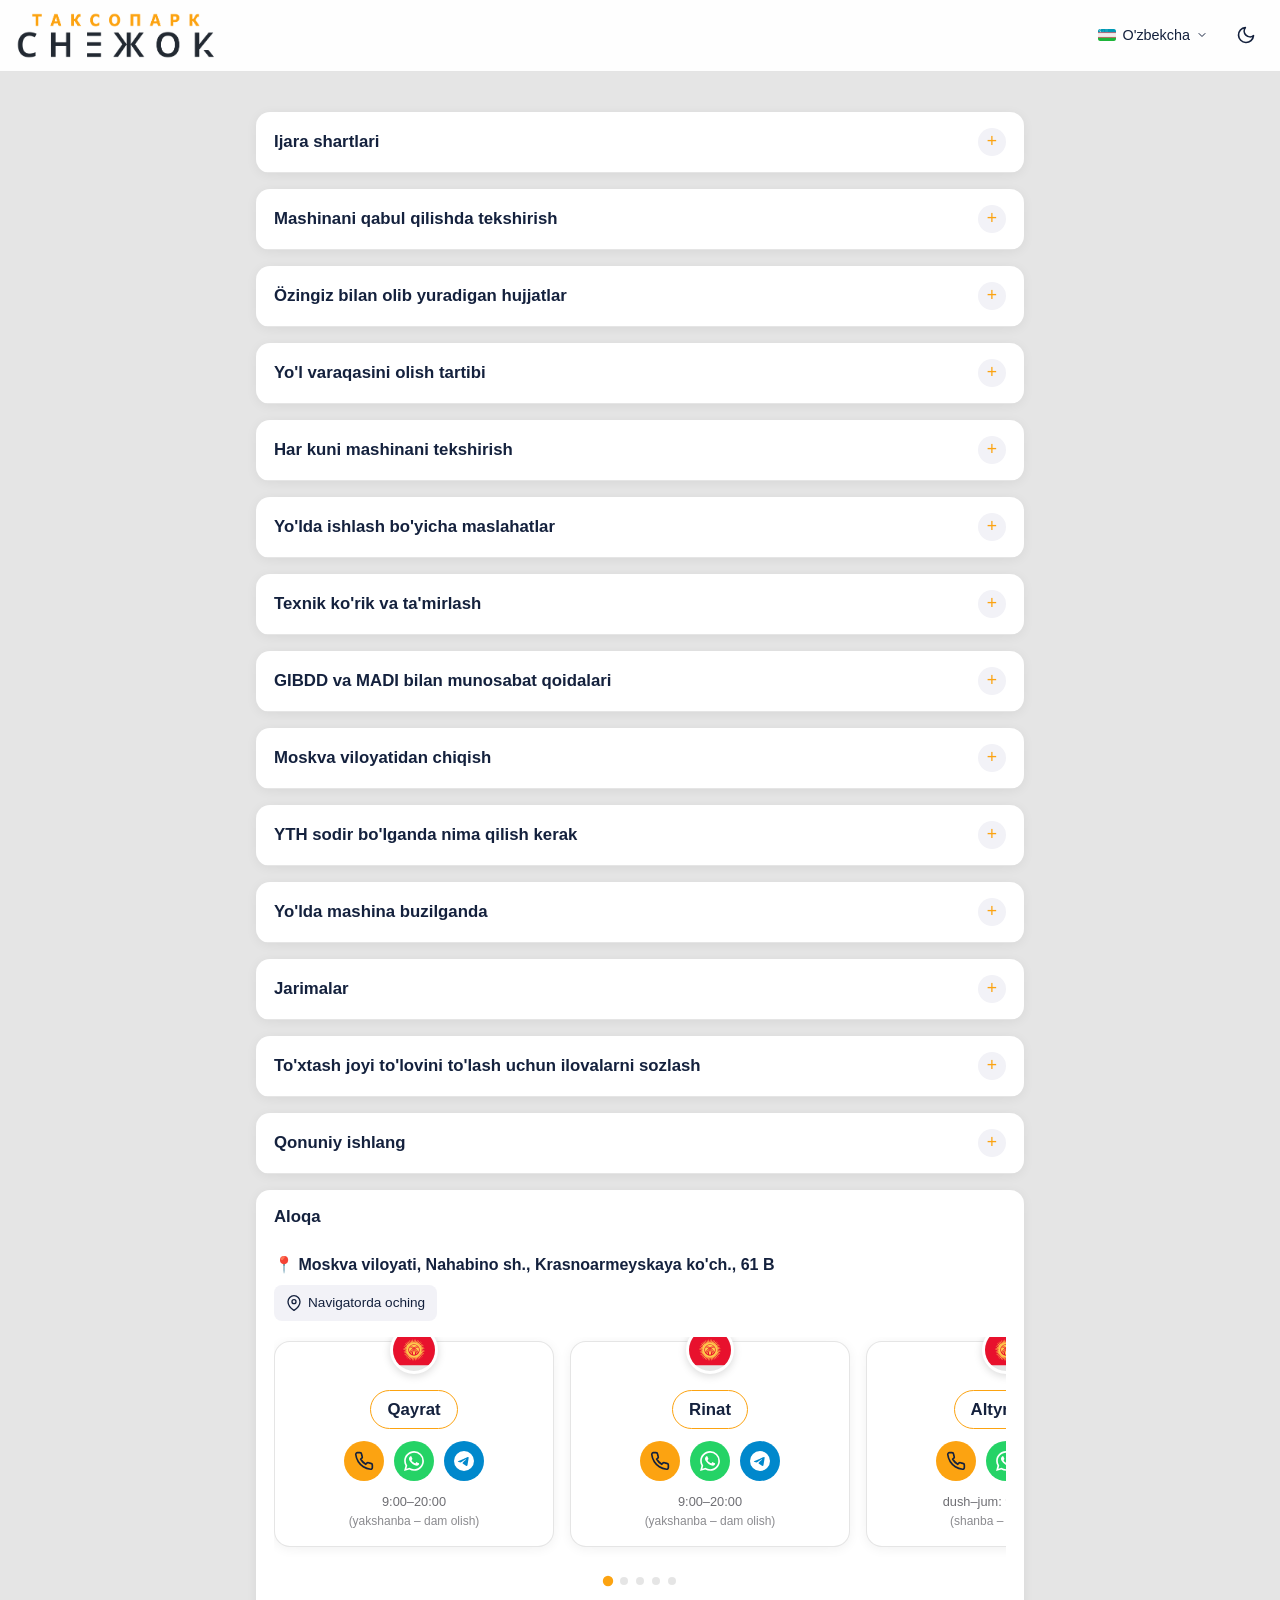
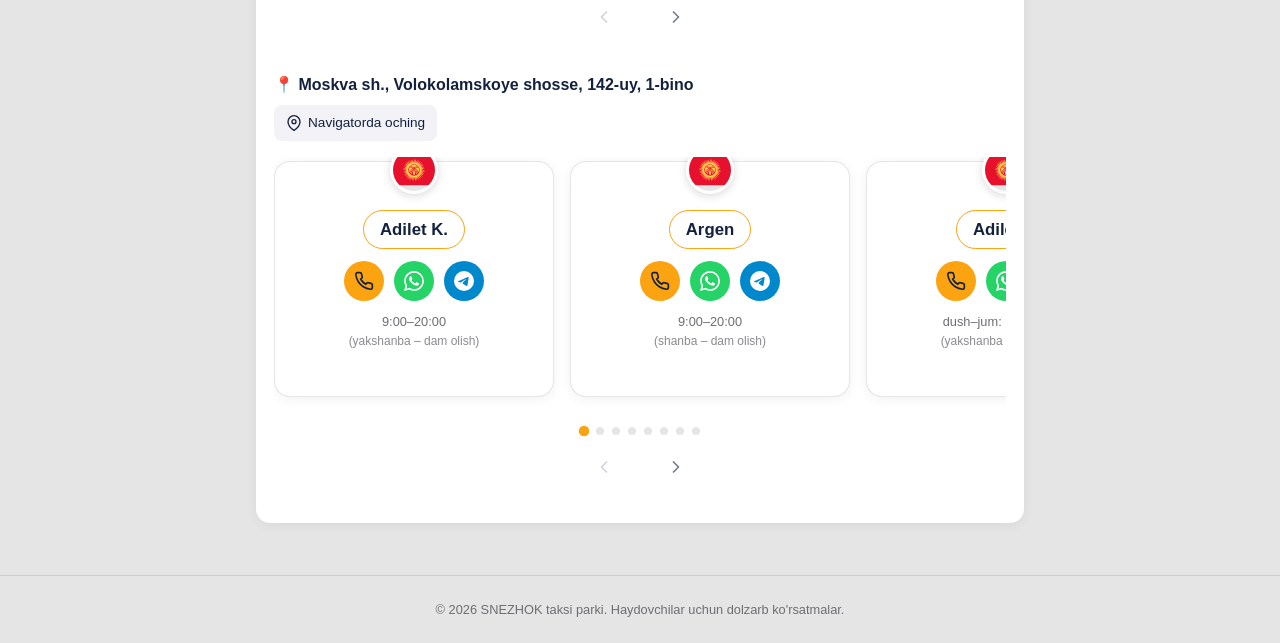
<file: uz.html>
<!DOCTYPE html>
<html lang="uz" data-theme="light">
<head>
  <meta charset="UTF-8">
  <meta name="viewport" content="width=device-width, initial-scale=1.0">
  <title>SNEZHOK taksi parki</title>
  <link rel="stylesheet" href="style.css">
</head>
<body>
  <header class="header">
   <div class="logo">
    <img src="img/logo/logo2.svg" alt="SNEZHOK" class="logo-image" fetchpriority="high">
</div>

    <div class="header-controls">
      <div class="lang-dropdown">
        <button class="lang-btn" id="lang-toggle" aria-label="Tilni tanlang">
          <div id="current-flag-container"></div>
          <span id="current-lang-label">O'zbekcha</span>
          <svg class="icon-chevron" viewBox="0 0 24 24" fill="none" stroke="currentColor" stroke-width="2" stroke-linecap="round" stroke-linejoin="round"><path d="M6 9l6 6 6-6"/></svg>
        </button>
               <div class="dropdown-menu" id="lang-menu" role="listbox">
          <a class="lang-option" href="index.html" role="option"><img class="flag" src="img/flags/ru.svg" alt="Rossiya"><span>Ruscha</span></a>
          <a class="lang-option" href="kg.html" role="option"><img class="flag" src="img/flags/kg.svg" alt="Qirg'iziston"><span>Qirg'izcha</span></a>
          <a class="lang-option" href="kz.html" role="option"><img class="flag" src="img/flags/kz.svg" alt="Qozog'iston"><span>Қaзақsha</span></a>
          <a class="lang-option" href="tj.html" role="option"><img class="flag" src="img/flags/tj.svg" alt="Tojikiston"><span>Toҷikӣ</span></a>
          <a class="lang-option" href="tm.html" role="option"><img class="flag" src="img/flags/tm.svg" alt="Turkmaniston"><span>Türkmençe</span></a>
          <a class="lang-option" href="uz.html" role="option"><img class="flag" src="img/flags/uz.svg" alt="O'zbekiston"><span>O'zbekcha</span></a>
        </div>
      </div>

      <button class="icon-btn" id="theme-toggle" aria-label="Mavzuni o'zgartirish">
        <svg class="icon sun" viewBox="0 0 24 24" fill="none" stroke="currentColor" stroke-width="2" stroke-linecap="round" stroke-linejoin="round"><circle cx="12" cy="12" r="5"/><path d="M12 1v2M12 21v2M4.22 4.22l1.42 1.42M18.36 18.36l1.42 1.42M1 12h2M21 12h2M4.22 19.78l1.42-1.42M18.36 5.64l1.42-1.42"/></svg>
        <svg class="icon moon" viewBox="0 0 24 24" fill="none" stroke="currentColor" stroke-width="2" stroke-linecap="round" stroke-linejoin="round"><path d="M21 12.79A9 9 0 1111.21 3 7 7 0 0021 12.79z"/></svg>
      </button>
    </div>
  </header>

  <main class="container">
    <!-- 1. Ijara shartlari -->
    <section class="accordion-block" id="conditions">
      <div class="accordion-header"><h2>Ijara shartlari</h2><button class="accordion-toggle" aria-expanded="true"><span class="icon-minus">−</span><span class="icon-plus">+</span></button></div>
      <div class="accordion-body">
        <ul class="check-list">
          <li>Ijaraning eng qisqa muddati – <strong>14 kun</strong>.</li>
          <li>Ijaraning birinchi kuni – <strong>bepul</strong> (yangi haydovchilar uchun).</li>
          <li>Mashinani topshirish: dushanba – juma.</li>
          <li>Mashinani topshirishdan <strong>3 kun oldin</strong> kolonna boshlig'iga xabar berish kerak.</li>
          <li>Ijara haqi har kuni soat <strong>12:00</strong>da undiriladi.</li>
          <li>Park komissiyasi – <strong>3%</strong>.</li>
        </ul>
        <div class="info-block">
          <h3>Kompaniyaning ichki sug'urtasi (KASKO)</h3>
          <p>Narxi: <strong>+100 ₽/kun</strong>.</li>
          <p>Mashina jiddiy zarar ko'rsa, haydovchi <strong>20 000 ₽</strong>dan ko'p bo'lmagan to'lovni to'laydi, qolgan xarajatlarni kompaniya qoplaydi.</p>
          <p class="warning-text">Bu xizmat quyidagi hollarda <strong>ishlamaydi</strong>:</p>
          <ul>
            <li>mashinani boshqa odamga bersangiz;</li>
            <li>mast holatda mashina haydasangiz;</li>
            <li>yo'l qoidalarini qo'pol ravishda buzsangiz;</li>
            <li>mashinani atayin shikastlasangiz;</li>
            <li>YTH sodir bo'lgan joydan qochib ketsangiz;</li>
            <li>YTH haqidagi hujjatlar bo'lmasa;</li>
            <li>mashina buzilganini bilib turib haydagan bo'lsangiz;</li>
            <li>mashinani shaxsiy maqsadlarda ishlatsangiz.</li>
          </ul>
        </div>
        <p><strong>Haydovchi quyidagilar uchun moddiy javobgarlikda bo'ladi:</strong> chizishlar, tirnalishlar, egilgan joylar, yurish qismlari zarari, shinlar, disklar, oynalar va boshqa zararlar.</p>
        <p>Jarimalar va ChKAD, MSD yo'llaridan o'tish to'lovi haydovchining mobil ilovasidan avtomatik ravishda undiriladi. <strong>1 000 ₽</strong>dan yuqori jarimalar har kuni <strong>1 000 ₽</strong>dan undiriladi.</p>
        <div class="recommendation-box">
          <svg class="rec-icon" viewBox="0 0 24 24" fill="none" stroke="currentColor" stroke-width="2" stroke-linecap="round" stroke-linejoin="round"><circle cx="12" cy="12" r="10"/><line x1="15" y1="9" x2="9" y2="15"/><line x1="9" y1="9" x2="15" y2="15"/></svg>
          <div class="rec-content"><strong>Ta'qiqlanadi:</strong> mashinani boshqa odamga berish va uni maqsadsiz ishlatish.</div>
        </div>
      </div>
    </section>

    <!-- 2. Mashinani tekshirish -->
    <section class="accordion-block" id="car-inspect">
      <div class="accordion-header"><h2>Mashinani qabul qilishda tekshirish</h2><button class="accordion-toggle" aria-expanded="false"><span class="icon-minus">−</span><span class="icon-plus">+</span></button></div>
      <div class="accordion-body">
        <h3>Tashqi ko'rinishi:</h3>
        <ul class="check-list"><li>kuzovga yopishtirilgan elementlar;</li><li>zararlarning bor-yo'qligi (chizishlar, egilishlar va h.k.);</li><li>salon holati;</li><li>g'ildiraklar holati;</li><li>old oynaning butunligi.</li></ul>
        <h3>Texnik holati:</h3>
        <ul class="check-list"><li>moyning, tormoz va sovutish suyuqliklari darajasi;</li><li>generator qayishining holati;</li><li>akkumulyatorning holati.</li></ul>
        <h3>Yoritish asboblari:</h3>
        <ul class="check-list"><li>gabarit chiroqlar, faralar, burilish signallari, tormoz chiroqlari, orqaga yurish chiroqlari.</li></ul>
        <h3>Kerakli jihozlar:</h3>
        <ul class="check-list"><li>tomdagi va yonboshdagi taksi belgilari;</li><li>favqulodda to'xtash belgisi, o't o'chirgich, dori-darmon qutisi;</li><li>zaxira g'ildirak, domkrat, gayka kaliti.</li></ul>
        <div class="recommendation-box">
          <svg class="rec-icon" viewBox="0 0 24 24" fill="none" stroke="currentColor" stroke-width="2" stroke-linecap="round" stroke-linejoin="round"><path d="M14 2H6a2 2 0 00-2 2v16a2 2 0 002 2h12a2 2 0 002-2V8z"/><polyline points="14 2 14 8 20 8"/><line x1="16" y1="13" x2="8" y2="13"/><line x1="16" y1="17" x2="8" y2="17"/><polyline points="10 9 9 9 8 9"/></svg>
          <div class="rec-content">Mashinani qabul qilishda hujjatlarni, ularning amal qilish muddatini tekshiring, ro'yxatdan o'tish raqamlarini hujjatlar bilan taqqoslang.</div>
        </div>
      </div>
    </section>

    <!-- 3. Hujjatlar (KARUSEL) -->
    <section class="accordion-block" id="documents">
      <div class="accordion-header"><h2>Özingiz bilan olib yuradigan hujjatlar</h2><button class="accordion-toggle" aria-expanded="false"><span class="icon-minus">−</span><span class="icon-plus">+</span></button></div>
      <div class="accordion-body">
        <div class="doc-carousel-wrapper">
          <div class="doc-carousel" id="doc-carousel">
            <div class="carousel-slide"><img src="img/driver_license/driver_license.webp" alt="Haydovchilik guvohnomasi"><p class="carousel-caption">Haydovchilik guvohnomasi <span class="text-secondary">(amal qilish muddatini tekshiring)</span></p></div>
            <div class="carousel-slide"><img src="img/sts/sts_2.webp" alt="Ro'yxatdan o'tish guvohnomasi"><p class="carousel-caption">Ro'yxatdan o'tish guvohnomasi (STS) <span class="text-secondary">(amal qilish muddatini tekshiring)</span></p></div>
            <div class="carousel-slide"><img src="img/save/save.webp" alt="OSAGO sug'urta polisi"><p class="carousel-caption">OSAGO sug'urta polisi <span class="text-secondary">(amal qilish muddatini tekshiring)</span></p></div>
            <div class="carousel-slide"><img src="img/diagnostic/diag_card.webp" alt="Diagnostika kartasi"><p class="carousel-caption">Diagnostika kartasi <span class="text-secondary">(amal qilish muddatini tekshiring)</span></p></div>
            <div class="carousel-slide"><img src="img/road_list/road_list.webp" alt="To'ldirilgan yo'l varaqasi"><p class="carousel-caption">To'ldirilgan yo'l varaqasi</p></div>
          </div>
          <div class="carousel-indicators" id="doc-indicators">
            <button class="indicator active" data-index="0"></button>
            <button class="indicator" data-index="1"></button>
            <button class="indicator" data-index="2"></button>
            <button class="indicator" data-index="3"></button>
            <button class="indicator" data-index="4"></button>
          </div>
          <div class="carousel-arrows">
            <button class="arrow-btn arrow-left" aria-label="Oldingi slayd">
              <svg viewBox="0 0 24 24" fill="none" stroke="currentColor" stroke-width="2" stroke-linecap="round" stroke-linejoin="round"><path d="M15 18l-6-6 6-6"/></svg>
            </button>
            <button class="arrow-btn arrow-right" aria-label="Keyingi slayd">
              <svg viewBox="0 0 24 24" fill="none" stroke="currentColor" stroke-width="2" stroke-linecap="round" stroke-linejoin="round"><path d="M9 18l6-6-6-6"/></svg>
            </button>
          </div>
        </div>
      </div>
    </section>

    <!-- 4. Yo'l varaqasini olish tartibi -->
    <section class="accordion-block" id="waybill">
      <div class="accordion-header"><h2>Yo'l varaqasini olish tartibi</h2><button class="accordion-toggle" aria-expanded="false"><span class="icon-minus">−</span><span class="icon-plus">+</span></button></div>
      <div class="accordion-body">
        <ol class="step-list">
          <li>Parkga kelganingizda, mexanikdan mashina hujjatlarini, tashuvchi kartasini, yo'l varaqasini, tomdagi belgini oling. Olganingizni tasdiqlash uchun <span class="highlight">imzo cheking</span>.</li>
          <li>Tibbiy ko'rikdan o'ting (umumiy holat, tana harorati, qon bosimi, mastlikni tekshirish), mas'ul odamning oldida <span class="highlight">vaqtni</span> va imzongizni qo'ying.</li>
          <li>Mexanikdan mashina kalitlarini olib, mashinani tekshirasiz. Tekshiruv tugaganidan so'ng, mexanikning oldida <span class="highlight">vaqtni</span> va imzongizni qo'ying.</li>
          <li>Mashinani texnik jihatdan yaroqli holatda qabul qilganingiz haqida <span class="highlight">imzo cheking</span>.</li>
          <li>Taksi belgisi, yo'l varaqasi yoki tashuvchi kartasi yo'qolgan holatlardagi harakatlar haqida xabardor ekanligingizni tasdiqlash uchun <span class="highlight">imzo cheking</span>.</li>
          <li>Parkdan chiqishda chiqqan <span class="highlight">vaqtni</span> belgilang.</li>
          <li>Chiqish vaqtidagi mashinaning <span class="highlight">kilometrajini</span> belgilang.</li>
        </ol>

        <div class="waybill-warning">
          <svg class="warning-icon" viewBox="0 0 24 24" fill="none" stroke="currentColor" stroke-width="2" stroke-linecap="round" stroke-linejoin="round"><circle cx="12" cy="12" r="10"/><line x1="12" y1="8" x2="12" y2="12"/><line x1="12" y1="16" x2="12.01" y2="16"/></svg>
          <div>Yo'l varaqasini noto'g'ri to'ldirish <strong>100 000 ₽</strong> jarima va mashinani <strong>2 oygacha</strong> jarima maydonchasiga olish bilan jazolanadi.</div>
        </div>

        <div class="info-note">
          <svg class="note-icon" viewBox="0 0 24 24" fill="none" stroke="currentColor" stroke-width="2" stroke-linecap="round" stroke-linejoin="round"><circle cx="12" cy="12" r="10"/><line x1="12" y1="16" x2="12" y2="12"/><line x1="12" y1="8" x2="12.01" y2="8"/></svg>
          <span>Ba'zi hollarda mexanik va tibbiy xodim haydovchiga o'zi kelishi mumkin.</span>
        </div>
      </div>
    </section>

    <!-- 5. Har kuni tekshirish -->
    <section class="accordion-block" id="daily-inspect">
      <div class="accordion-header"><h2>Har kuni mashinani tekshirish</h2><button class="accordion-toggle" aria-expanded="false"><span class="icon-minus">−</span><span class="icon-plus">+</span></button></div>
      <div class="accordion-body">
        <ul class="check-list">
          <li>Mashinani aylanib chiqib, zarar yo'qligiga ishonch hosil qiling.</li>
          <li>G'ildiraklarni tekshiring.</li>
          <li>Suyuqliklar darajasini, qayishdagi chizishlarni, akkumulyator holatini va qisqichlarning mustahkamligini, oqayotgan joylar yo'qligini tekshiring.</li>
          <li>Hujjatlarni va ularning amal qilish muddatini tekshiring.</li>
          <li>Mashinaning tozaligiga ishonch hosil qiling.</li>
        </ul>
        <div class="info-block">
          <h3>Agar turar joyda zarar topsangiz:</h3>
          <ol class="step-list"><li>Kolonna boshlig'iga qo'ng'iroq qiling.</li><li>Mashinani qo'zg'atmasdan, barcha tomondan suratga oling, zamonlarni umumiy va yaqindan tushiring.</li><li>Hodisani rasmiylashtirish uchun politsiyani chaqiring.</li></ol>
        </div>

        <!-- Mashina suratlari karuseli -->
        <div class="doc-carousel-wrapper" style="margin-top: 20px;">
          <div class="doc-carousel" id="inspection-carousel">
            <div class="carousel-slide"><img src="img/auto/granta.webp" alt="lada_granta"><p class="carousel-caption">Lada Granta</p></div>
            <div class="carousel-slide"><img src="img/auto/h5.webp" alt="Hongqi_h5"><p class="carousel-caption">Hongqi H5</p></div>
            <div class="carousel-slide"><img src="img/auto/jac.webp" alt="jac_j7"><p class="carousel-caption">Jac J7</p></div>
            <div class="carousel-slide"><img src="img/auto/jetta.webp" alt="Volkswagen_jetta"><p class="carousel-caption">Volkswagen Jetta</p></div>
            <div class="carousel-slide"><img src="img/auto/kaiyi.webp" alt="kaiyi_e5"><p class="carousel-caption">Kaiyi E5</p></div>
            <div class="carousel-slide"><img src="img/auto/moscvich.webp" alt="moscvich"><p class="carousel-caption">Moskvich 3</p></div>
            <div class="carousel-slide"><img src="img/auto/polo.webp" alt="Volkswagen_polo"><p class="carousel-caption">Volkswagen Polo</p></div>
            <div class="carousel-slide"><img src="img/auto/rapid.webp" alt="Skoda_rapid"><p class="carousel-caption">Skoda Rapid</p></div>
            <div class="carousel-slide"><img src="img/auto/baic.webp" alt="baic_e5plus"><p class="carousel-caption">Baic E5 plus</p></div>
          </div>
          <div class="carousel-indicators" id="inspection-indicators">
            <button class="indicator active" data-index="0"></button>
            <button class="indicator" data-index="1"></button>
            <button class="indicator" data-index="2"></button>
            <button class="indicator" data-index="3"></button>
            <button class="indicator" data-index="4"></button>
            <button class="indicator" data-index="5"></button>
            <button class="indicator" data-index="6"></button>
            <button class="indicator" data-index="7"></button>
            <button class="indicator" data-index="8"></button>
          </div>
          <div class="carousel-arrows">
            <button class="arrow-btn arrow-left" aria-label="Oldingi slayd">
              <svg viewBox="0 0 24 24" fill="none" stroke="currentColor" stroke-width="2" stroke-linecap="round" stroke-linejoin="round"><path d="M15 18l-6-6 6-6"/></svg>
            </button>
            <button class="arrow-btn arrow-right" aria-label="Keyingi slayd">
              <svg viewBox="0 0 24 24" fill="none" stroke="currentColor" stroke-width="2" stroke-linecap="round" stroke-linejoin="round"><path d="M9 18l6-6-6-6"/></svg>
            </button>
          </div>
        </div>

      </div>
    </section>

    <!-- 6. Ish bo'yicha maslahatlar -->
    <section class="accordion-block" id="work-tips">
      <div class="accordion-header"><h2>Yo'lda ishlash bo'yicha maslahatlar</h2><button class="accordion-toggle" aria-expanded="false"><span class="icon-minus">−</span><span class="icon-plus">+</span></button></div>
      <div class="accordion-body">
        <p>Ishlash uchun eng foydali vaqt: <strong>05:00–11:00</strong> va <strong>15:00–20:00</strong>. Bu soatlarda talab eng yuqori.</p>
        <p>Sizning qulayligingiz va xavfsizligingiz eng muhim. Charchoq diqqatni kamaytiradi, shuning uchun tanaffus qiling va yetarlicha uxlang.</p>
        <div class="recommendation-box">
          <svg class="rec-icon" viewBox="0 0 24 24" fill="none" stroke="currentColor" stroke-width="2" stroke-linecap="round" stroke-linejoin="round"><circle cx="12" cy="12" r="10"/><polyline points="12 6 12 12 16 14"/></svg>
          <div class="rec-content">Mashinani kechqurun, oldindan yoqilg'i quyib, yuvib qo'yishni tavsiya qilamiz. Bu ertalabki vaqtni tejaydi va yo'lga chiqishdan oldin shoshilmang.</div>
        </div>
      </div>
    </section>

    <!-- 7. Texnik ko'rik va ta'mirlash -->
    <section class="accordion-block" id="tech-service">
      <div class="accordion-header"><h2>Texnik ko'rik va ta'mirlash</h2><button class="accordion-toggle" aria-expanded="false"><span class="icon-minus">−</span><span class="icon-plus">+</span></button></div>
      <div class="accordion-body">
        <ul class="check-list">
          <li>Texnik ko'rik har <strong>10 000 km</strong>da o'tkaziladi.</li>
          <li>Ta'mirlash va xizmat ko'rsatish – <strong>faydas taksi parkining avtoservisida</strong>.</li>
          <li>Texnik ko'rikka va ta'mirlashga yozilish – borishdan <strong>3 kun oldin</strong>.</li>
          <li>Har qanday mustaqil aralashuv (ta'mirlash, ehtiyot qismlarni almashtirish, moy quyish) – <strong>kolonna boshlig'i bilan kelishgandan keyingina</strong>.</li>
        </ul>
        <div class="recommendation-box">
          <svg class="rec-icon" viewBox="0 0 24 24" fill="none" stroke="currentColor" stroke-width="2" stroke-linecap="round" stroke-linejoin="round"><path d="M14.7 6.3a1 1 0 000 1.4l1.6 1.6a1 1 0 001.4 0l3.77-3.77a6 6 0 01-7.94 7.94l-6.91 6.91a2.12 2.12 0 01-3-3l6.91-6.91a6 6 0 017.94-7.94l-3.76 3.76z"/></svg>
          <div class="rec-content">Mashinani qabul qilishda kolonna boshlig'idan texnik ko'rikka necha kilometrdan keyin kelish kerakligini so'rang.</div>
        </div>
      </div>
    </section>

    <!-- 8. GIBDD va MADI bilan munosabat -->
    <section class="accordion-block" id="police-rules">
      <div class="accordion-header"><h2>GIBDD va MADI bilan munosabat qoidalari</h2><button class="accordion-toggle" aria-expanded="false"><span class="icon-minus">−</span><span class="icon-plus">+</span></button></div>
      <div class="accordion-body">
        <ul class="check-list">
          <li>Tinch, shosilmay, odob bilan muloqot qiling.</li>
          <li>Mojaro chiqarmang (qo'pollik, ovoz ko'tarish).</li>
          <li>"Aslida nimaga?", "To'xtatish sababi?", "Sizning huquqingiz yo'q" kabi iboralarni ishlatmang.</li>
          <li>Agar protokoll tuzilsa, sababini tushuntirib berishini so'rang.</li>
          <li>Tushunmasangiz – tarjimon so'rang. <strong>Ma'nosi noaniq bo'lgan hujjatlarga imzo chekmang.</strong></li>
          <li>Protokoll tuzilgan darhol kolonna boshlig'iga xabar bering.</li>
          <li>Xodimlarning harakatlarining qonuniyligiga ishonchingiz komil bo'lmasa – kolonna boshlig'iga qo'ng'iroq qiling!</li>
        </ul>
        <div class="info-block">
          <h3>MADI tekshiruvi</h3>
          <p>MADI xodimlari taksi belgilari, tashuvchi kartasi, yo'l varaqasi borligini va tashish xavfsizligini tekshirishi mumkin.</p>
          <p><strong>Muhim:</strong> MADI xodimi hujjatlarni tekshirish uchun mashinani to'xtatishga huquqi yo'q. Buni faqat politsiya xodimlari amalga oshiradi. Biroq, agar MADI xodimi o'zi kelib hujjat so'rasa – bering, bahslashmang.</p>
        </div>
      </div>
    </section>

    <!-- 9. Moskva viloyatidan chiqish -->
    <section class="accordion-block" id="outside-mo">
      <div class="accordion-header"><h2>Moskva viloyatidan chiqish</h2><button class="accordion-toggle" aria-expanded="false"><span class="icon-minus">−</span><span class="icon-plus">+</span></button></div>
      <div class="accordion-body">
        
        <!-- Sarlavhadan keyingi rasm -->
        <div class="section-image-wrapper">
          <img src="img/get_out/out.webp" alt="Moskva viloyatidan chiqish" class="section-image">
        </div>

        <div class="waybill-warning">
          <svg class="warning-icon" viewBox="0 0 24 24" fill="none" stroke="currentColor" stroke-width="2" stroke-linecap="round" stroke-linejoin="round"><circle cx="12" cy="12" r="10"/><line x1="12" y1="8" x2="12" y2="12"/><line x1="12" y1="16" x2="12.01" y2="16"/></svg>
          <div>Moskva viloyatidan chiqishdan oldin kolonna boshlig'iga qo'ng'iroq qilish <strong>majburiydir</strong>.</div>
        </div>
        <p>Agar Moskva viloyatidan tashqarida mashina buzilsa yoki YTH sodir bo'lsa, evakuator narxini <strong>haydovchi</strong> to'laydi.</p>
      </div>
    </section>

    <!-- 10. YTH -->
    <section class="accordion-block" id="accident">
      <div class="accordion-header"><h2>YTH sodir bo'lganda nima qilish kerak</h2><button class="accordion-toggle" aria-expanded="false"><span class="icon-minus">−</span><span class="icon-plus">+</span></button></div>
      <div class="accordion-body">
        <ol class="step-list">
          <li>To'xtang, favqulodda signalni yoqing, belgini qo'ying. Shahardan tashqarida yorug'lik aks ettiruvchi jilet kiyib oling.</li>
          <li>Agar jarohatlanganlar bo'lsa – tez yordam chaqiring (<strong>103</strong> yoki <strong>112</strong>). Agar bilmasangiz, birinchi yordam ko'rsatmang.</li>
          <li>YTH sodir bo'lgan joy, barcha mashinalarning zarari, raqamlarini suratga oling va kolonna boshlig'iga yuboring.</li>
          <li>GIBDD xodimini kuting.</li>
        </ol>
        <div class="info-block">
          <h3>Agar GIBDD xodimi yo'lni bo'shatishni so'rasa:</h3>
          <ul><li>Qoidalarga rioya qilgan holda to'xtang. <img src="img/taxi_parking/3_27.webp" alt="3.27" class="traffic-sign"> belgisi ostida mashina qo'ymang.</li><li>Pullik to'xtash joyi bo'lsa – to'lovni to'lang.</li><li>Boshqa yo'l qoidalarini buzmang.</li></ul>
        </div>
        <h3>Yevroprotokoll tuzish shartlari:</h3>
        <ul><li>Kolonna boshlig'i yevroprotokollga rozilik bildirgan;</li><li>YTHda faqat 2 ta mashina ishtirok etgan, jarohatlanganlar yo'q;</li><li>Ikkala haydovchining ham OSAGOs amalda;</li><li>Ikkovi ham yevroprotokollga rozilik bildirgan, infratuzilma zararlanmagan, mashinalar joyi o'zgarmagan.</li></ul>
        <p><em>Yevroprotokoll – oxirgi chora. Barcha harakatlarni GIBDD orqali rasmiylashtirish uchun qiling.</em></p>
        <div class="recommendation-box">
          <svg class="rec-icon" viewBox="0 0 24 24" fill="none" stroke="currentColor" stroke-width="2" stroke-linecap="round" stroke-linejoin="round"><circle cx="12" cy="12" r="10"/><polyline points="12 6 12 12 16 14"/></svg>
          <div class="rec-content">Yevroprotokoll tuzilganidan so'ng, ikkinchi ishtirokchi birinchi ketishini kuting.</div>
        </div>
        <p class="danger">Agar YTH sizning aybingiz bilan sodir bo'lsa, evakuator narxini siz to'laysiz.</p>
      </div>
    </section>

    <!-- 11. Mashina buzilganda -->
    <section class="accordion-block" id="breakdown">
      <div class="accordion-header"><h2>Yo'lda mashina buzilganda</h2><button class="accordion-toggle" aria-expanded="false"><span class="icon-minus">−</span><span class="icon-plus">+</span></button></div>
      <div class="accordion-body">
        <ol class="step-list">
          <li>Yo'l qoidalariga va xavfsizlik texnikasiga rioya qilgan holda to'xtang.</li>
          <li>Favqulodda to'xtash belgisini qo'ying.</li>
          <li>Yo'lovchilarni tushiring.</li>
          <li>Mexanik yoki evakuator chaqirish uchun kolonna boshlig'iga qo'ng'iroq qiling.</li>
        </ol>
        <div class="recommendation-box">
          <svg class="rec-icon" viewBox="0 0 24 24" fill="none" stroke="currentColor" stroke-width="2" stroke-linecap="round" stroke-linejoin="round"><circle cx="12" cy="12" r="10"/><polyline points="12 6 12 12 16 14"/></svg>
          <div class="rec-content">Agar pullik to'xtash joyida to'xtashga majbur bo'lsangiz – to'lovni to'lang. Keyinchalik kompensatsiya olasiz.</div>
        </div>
      </div>
    </section>

    <!-- 12. Jarimalar -->
    <section class="accordion-block" id="fines">
      <div class="accordion-header"><h2>Jarimalar</h2><button class="accordion-toggle" aria-expanded="false"><span class="icon-minus">−</span><span class="icon-plus">+</span></button></div>
      <div class="accordion-body">
        <p class="warning-text">Summalar imtiyozlarsiz to'liq ko'rsatilgan. Ko'p jarimalarni 25–50% imtiyoz bilan to'lash mumkin.</p>
        
        <div class="fine-item">
          <h3>Tashuvchi kartasi yo'q</h3>
          <p>Jarima: <strong class="price">30 000 ₽</strong>. Old panelning o'ng tomonida bo'lishi kerak.</p>
          <div class="fine-image-wrapper">
            <img src="img/taxi_card/taxi_card.webp" alt="Tashuvchi kartasi" class="fine-image">
          </div>
        </div>

        <div class="fine-item">
          <h3>Taksi chirog'i yoki "shashka" yo'q</h3>
          <p>Jarima: <strong class="price">50 000 ₽</strong>.</p>
          <div class="fine-image-wrapper">
            <img src="img/taxi_hat/taxi_hat.webp" alt="Taksi chirog'i" class="fine-image">
          </div>
          <div class="recommendation-box">
            <svg class="rec-icon" viewBox="0 0 24 24" fill="none" stroke="currentColor" stroke-width="2" stroke-linecap="round" stroke-linejoin="round"><circle cx="12" cy="12" r="10"/><line x1="12" y1="8" x2="12" y2="12"/><line x1="12" y1="16" x2="12.01" y2="16"/></svg>
            <div class="rec-content">Ishdan so'ng chiroqni yechib, haydovchi tomonidagi polga qo'ying. Shu orqali chiroq o'g'irlab ketilmaydi, yo'lga chiqishda o'rnatishni unutmasiz. Chiroqni yukxona qo'ymang.</div>
          </div>
        </div>

        <div class="fine-item">
          <h3>O'tloq va trotuarga to'xtash</h3>
          <p>Jarima: <strong class="price">300 000 ₽</strong>.</p>
          <div class="fine-image-wrapper">
            <img src="img/grass/grass.webp" alt="O'tloqga to'xtash" class="fine-image">
          </div>
          <div class="recommendation-box">
            <svg class="rec-icon" viewBox="0 0 24 24" fill="none" stroke="currentColor" stroke-width="2" stroke-linecap="round" stroke-linejoin="round"><circle cx="12" cy="12" r="10"/><line x1="12" y1="8" x2="12" y2="12"/><line x1="12" y1="16" x2="12.01" y2="16"/></svg>
            <div class="rec-content">Mashinani to'rt g'ildiragi ham asfaltda turganidek qilib to'xtating. Piyodalar uchun trotuarga va bordyurga mashina qo'ymang.</div>
          </div>
        </div>

        <div class="fine-item">
          <h3>Bolalarni tashish qoidalarini buzish</h3>
          <p>Jarima: <strong class="price">200 000 ₽</strong>. O'rindiq yo'q/noto'g'ri/noto'g'ri o'rnatilgan yoki bola remeni taqilmagan.</p>
          <div class="fine-image-wrapper">
            <img src="img/child/child_chair.webp" alt="Bolalar o'rindig'i" class="fine-image">
          </div>
          <!-- Bolalar suratlari karuseli -->
          <div class="doc-carousel-wrapper" style="margin-top: 16px;">
            <div class="doc-carousel" id="children-carousel">
              <div class="carousel-slide"><img src="img/child/boy.webp" alt="Bolalar o'rindig'i misol 1"><p class="carousel-caption">Bo'yi 150 smdan baland</p></div>
              <div class="carousel-slide"><img src="img/child/good.webp" alt="Bolalar o'rindig'i misol 2"><p class="carousel-caption">To'g'ri. Remen yelka ustidan o'tadi.</p></div>
              <div class="carousel-slide"><img src="img/child/not_good.webp" alt="Bolalar o'rindig'i misol 3"><p class="carousel-caption">Noto'g'ri. Remen bo'yin ustidan o'tadi.</p></div>
            </div>
            <div class="carousel-indicators" id="children-indicators">
              <button class="indicator active" data-index="0"></button>
              <button class="indicator" data-index="1"></button>
              <button class="indicator" data-index="2"></button>
            </div>
            <div class="carousel-arrows">
              <button class="arrow-btn arrow-left" aria-label="Oldingi slayd">
                <svg viewBox="0 0 24 24" fill="none" stroke="currentColor" stroke-width="2" stroke-linecap="round" stroke-linejoin="round"><path d="M15 18l-6-6 6-6"/></svg>
              </button>
              <button class="arrow-btn arrow-right" aria-label="Keyingi slayd">
                <svg viewBox="0 0 24 24" fill="none" stroke="currentColor" stroke-width="2" stroke-linecap="round" stroke-linejoin="round"><path d="M9 18l6-6-6-6"/></svg>
              </button>
            </div>
          </div>

          <div class="recommendation-box">
          <svg class="rec-icon" viewBox="0 0 24 24" fill="none" stroke="currentColor" stroke-width="2" stroke-linecap="round" stroke-linejoin="round"><circle cx="12" cy="12" r="10"/><path d="M12 16v-4"/><path d="M12 8h.01"/></svg>
            <div class="rec-content">Agar mijozda bolalar o'rindig'i bo'lmasa – buyurtmani bekor qilishni so'rang. Agar mijoz bekor qilishdan bosh tortsa, o'z joyingizda qoling. Qo'llab-quvvatlash xizmatiga qo'ng'iroq qiling, vaziyatni tushuntiring va buyurtma avtomatik ravishda bekor bo'lishini kuting.</div>
          </div>

          <div class="age-notice">
            <svg class="notice-icon" viewBox="0 0 24 24" fill="none" stroke="currentColor" stroke-width="2" stroke-linecap="round" stroke-linejoin="round"><circle cx="12" cy="12" r="10"/><path d="M12 16v-4"/><path d="M12 8h.01"/></svg>
            <div><strong>12 yoshgacha bo'lgan, bo'yi 150 smdan baland va vazni 36 kgdan og'ir bolalar orqa o'rinda oddiy remen bilan o'tirishi mumkin.</strong></div>
          </div>
        </div>

       <div class="fine-item">
  <h3>Mast holat yoki tibbiy ko'rikdan bosh tortish</h3>
  <p>Jarima: <strong class="price">145 000 ₽</strong> + 1,5–2 yilga huquqdan mahrum qilish. <strong>Har doim tibbiy ko'rikdan o'tishga rozi bo'ling!</strong></p>

  <div class="fine-image-wrapper" style="margin-top: 16px;">
    <img src="img/alko/alko.webp" alt="Tibbiy ko'rik" class="fine-image">
  </div>
    <p>Ba'zi dori-darmonlar reaktsiyaga ta'sir qiladi. Qabul qilishdan oldin ko'rsatmani tekshiring.</p>
  <div class="meds-block">
    <p class="danger">⛔ Ta'qiqlanadi!</p>
    <p>Andipal, Bellataminal, Valokordin, Valoserdin, Kaffetin, Korvaldin, Korvalol, Omnopon, Pentabufen, Pentalgin-N, Pentanov, Plivalgin, Sedal, Sedalgin Neo, Solpadein, Tedein, Teofedrin, Terpinkod, Toff Plus</p>
    <p class="warning-text">⚠️ Ehtiyot bo'ling!</p>
    <p>Alprazolam, Antigrippin, Ataraks, Gabapentin, Diazepam, Dimedrol, Lavokodin, Loperamid, Sirop (spirtli), Suprastin, Tavegil, Telfast, Fenazepam, Fenibut, Setrin va boshq.</p>
  </div>
</div>

       <div class="fine-item">
  <h3>Ta'qiqlovchi signalda o'tish / stop-chiziqni kesib o'tish</h3>
  <p>Jarima: <strong class="price">7 500 ₽</strong>.</p>
  
  <p><strong>Sariq signal harakatni ta'qiqlaydi.</strong> Agar xavfsiz to'xtash mumkin bo'lsa, chiziqgacha to'xtang.</p>
  
  <div class="recommendation-box">
    <svg class="rec-icon" viewBox="0 0 24 24" fill="none" stroke="currentColor" stroke-width="2" stroke-linecap="round" stroke-linejoin="round"><circle cx="12" cy="12" r="10"/><path d="M12 16v-4"/><path d="M12 8h.01"/></svg>
    <div class="rec-content">
      <p><strong>Buzuvchilik deb hisoblanadi:</strong></p>
      <ul class="check-list" style="margin: 8px 0 0 16px; padding-left: 8px;">
        <li>Qizil yoki sariq signalda svetofordan o'tish</li>
        <li>Stop-chiziqni mashinaning old qismi bilan kesib o'tish</li>
        <li>Ta'qiqlovchi tartibga soluvchining belgisida stop-chiziqdan chiqish</li>
      </ul>
    </div>
  </div>
  
  <p style="margin-top: 12px;"><strong>Maslahat:</strong> Chorrahaga yaqinlashganda, tezlikni oldindan kamaytiring. Agar sariq yonsa – tezlashtirmang, to'xtang.</p>
</div>

        <div class="fine-item">
          <h3>Avtobus yo'lagida "g'isht" belgisiga qarshi harakat</h3>
          <p>Jarima: <strong class="price">4 500 ₽</strong>.</p>
          <div class="fine-image-wrapper">
            <img src="img/brick/brick.webp" alt="G'isht" class="fine-image">
          </div>
        </div>

        <div class="fine-item">
          <h3><img src="img/taxi_parking/3_27.webp" alt="3.27" class="traffic-sign"> belgisi ostida to'xtash</h3>
          <p>Jarima: <strong class="price">4 500 ₽</strong>. <img src="img/taxi_parking/5_18.jpeg" alt="5.18" class="traffic-sign"> yoki <img src="img/taxi_parking/8_4_14.png" alt="8.4.14" class="traffic-sign"> bilan birlashganda taksi mashinalariga to'xtashga ruxsat beriladi.</p>
          <div class="fine-image-wrapper">
            <img src="img/taxi_parking/taxi_park.webp" alt="Taksi to'xtash joyi" class="fine-image">
          </div>
          <div class="fine-image-wrapper">
            <img src="img/taxi_parking/taxi_park_2.webp" alt="taksi to'xtash joyi 2" class="fine-image">
          </div>
        </div>

        <div class="fine-item">
          <h3>Tezlikni oshirish</h3>
          <ul>
            <li>+20–40 km/soat: <strong class="price">750 ₽</strong></li>
            <li>+40–60 km/soat: <strong class="price">1 500–2 250 ₽</strong></li>
            <li>+60–80 km/soat: <strong class="price">3 000–3 750 ₽</strong> / 4–6 oyga huquqdan mahrum qilish</li>
            <li>+80 km/soat va undan yuqori: <strong class="price">7 500 ₽</strong> / 6 oyga huquqdan mahrum qilish</li>
          </ul>
          <p>Chegaralar: turar joylar – 20, shahar – 60, ChKAD/magistrallar – 80, MKAD – 100.</p>
        </div>

        <div class="fine-item">
          <h3>Yo'l chetida harakatlanish</h3>
          <p>Jarima: <strong class="price">2 250 ₽</strong>. Yo'l chetida harakatlanish halokatli vaziyat yaratishga teng. YTH sodir bo'lganda aybdor siz bo'lasiz.</p>
        </div>

       <div class="fine-item">
  <h3>Remen taqilmagan</h3>
  <p>Jarima: <strong class="price">1 500 ₽</strong>.</p>
  <p>Yo'lovchilar uchun javobgarlik haydovchiga yuklanadi.</p>
</div>

<div class="fine-item">
  <h3>Haydash paytida telefon ishlatish</h3>
  <p>Jarima: <strong class="price">1 500 ₽</strong>.</p>
  <p>Telefon ushlagich va garnitura (quloqchin) ishlating</p>
</div>

        <!-- Pullik to'xtash joylari haqida yangi bo'lim -->
        <div class="fine-item" style="margin-top: 20px;">
          <h3>To'lanmagan to'xtash joyi</h3>
          <p>Jarima: <strong class="price">50 000 ₽</strong></p>
          
          <div class="parking-info-section">
            <div class="parking-image-wrapper">
              <img src="img/toll_park/toll_park.webp" alt="Pullik to'xtash joyi belgilari" class="parking-image">
              <p class="parking-caption">Pullik to'xtash joyi belgilari</p>
            </div>

            <div class="parking-text">
              <p>Yodingizda bo'lsin: pullik to'xtash joyi belgisi har doim o'rnatilmaydi. Ba'zida faqat ko'k chiziq bo'ladi. Xato qilmaslik uchun to'xtashdan oldin Yandeks Navigator, Yandeks Pro yoki "Rossiya to'xtash joylari" ilovasini oching – u yerda joy pullik yoki yo'qligi aniq ko'rsatilgan.</p>
            </div>

            <div class="parking-image-wrapper">
              <img src="img/toll_park/blue.jpeg" alt="Pullik to'xtash joyi chizig'i" class="parking-image">
              <p class="parking-caption">Pullik to'xtash joyi chizig'i</p>
            </div>

            <div class="parking-reminder">
              <svg class="reminder-icon" viewBox="0 0 24 24" fill="none" stroke="currentColor" stroke-width="2" stroke-linecap="round" stroke-linejoin="round"><circle cx="12" cy="12" r="10"/><polyline points="12 6 12 12 16 14"/></svg>
              <div><strong>Bepul to'xtash vaqti – dastlabki 5 daqiqa!</strong></div>
            </div>

            <div class="parking-reminder danger-reminder">
              <svg class="reminder-icon" viewBox="0 0 24 24" fill="none" stroke="currentColor" stroke-width="2" stroke-linecap="round" stroke-linejoin="round"><circle cx="12" cy="12" r="10"/><line x1="12" y1="8" x2="12" y2="12"/><line x1="12" y1="16" x2="12.01" y2="16"/></svg>
              <div><strong>ChKAD ichida bepul to'xtash joylari yo'q.</strong></div>
            </div>
          </div>
        </div>

      </div>
    </section>

    <!-- 13. Ilovalarni sozlash -->
    <section class="accordion-block" id="apps">
      <div class="accordion-header"><h2>To'xtash joyi to'lovini to'lash uchun ilovalarni sozlash</h2><button class="accordion-toggle" aria-expanded="false"><span class="icon-minus">−</span><span class="icon-plus">+</span></button></div>
      <div class="accordion-body">
        
        <!-- Yandeks PRO -->
        <h3>Yandeks PRO</h3>
        <div class="doc-carousel-wrapper" style="margin-top: 12px;">
          <div class="doc-carousel" id="yandex-pro-carousel">
            <div class="carousel-slide"><img src="img/toll_park_instruction/png/1.webp" alt="Qatlam belgisini bosing"><p class="carousel-caption">"Qatlamlar" belgisini bosing</p></div>
            <div class="carousel-slide"><img src="img/toll_park_instruction/png/2.webp" alt="To'xtash joyi rejimini yoqing"><p class="carousel-caption">To'xtash joylarini ko'rsatish rejimini yoqing</p></div>
            <div class="carousel-slide"><img src="img/toll_park_instruction/png/3.webp" alt="Xaritada pullik to'xtash joylari paydo bo'ladi"><p class="carousel-caption">Xaritada pullik to'xtash joylari zonalari va to'xtashga ta'qiq qilingan joylar paydo bo'ladi</p></div>
          </div>
          <div class="carousel-indicators" id="yandex-pro-indicators">
            <button class="indicator active" data-index="0"></button>
            <button class="indicator" data-index="1"></button>
            <button class="indicator" data-index="2"></button>
          </div>
          <div class="carousel-arrows">
            <button class="arrow-btn arrow-left" aria-label="Oldingi slayd">
              <svg viewBox="0 0 24 24" fill="none" stroke="currentColor" stroke-width="2" stroke-linecap="round" stroke-linejoin="round"><path d="M15 18l-6-6 6-6"/></svg>
            </button>
            <button class="arrow-btn arrow-right" aria-label="Keyingi slayd">
              <svg viewBox="0 0 24 24" fill="none" stroke="currentColor" stroke-width="2" stroke-linecap="round" stroke-linejoin="round"><path d="M9 18l6-6-6-6"/></svg>
            </button>
          </div>
        </div>

        <!-- Rossiya to'xtash joylari ilovasi - Ro'yxatdan o'tish -->
        <h3 style="margin-top: 24px;">"Rossiya to'xtash joylari" ilovasi</h3>

        <div class="app-download-buttons">
          <a href="https://apps.apple.com/bm/app/парковки-россии/id1434426876" target="_blank" class="download-btn">
            <img src="img/logo/appstore.svg" alt="App Store" class="store-icon">
            <span>App Store</span>
          </a>

          <a href="https://play.google.com/store/apps/details?id=ru.mosparking.appnew" target="_blank" class="download-btn">
            <img src="img/logo/playmarket.svg" alt="Google Play" class="store-icon">
            <span>Google Play</span>
          </a>

          <a href="https://appgallery.huawei.com/#/app/C101992459?appId=C101992459&source=appshare&subsource=C101992459" target="_blank" class="download-btn">
            <img src="img/logo/appgallery.svg" alt="AppGallery" class="store-icon">
            <span>AppGallery</span>
          </a>

          <a href="https://apps.rustore.ru/app/ru.mosparking.appnew" target="_blank" class="download-btn">
            <img src="img/logo/rustore.svg" alt="RuStore" class="store-icon">
            <span>RuStore</span>
          </a>
        </div>

        <p style="margin-top: 16px;"><strong>Sozlash:</strong></p>
        <div class="doc-carousel-wrapper" style="margin-top: 12px;">
          <div class="doc-carousel" id="parking-reg-carousel">
            <div class="carousel-slide"><img src="img/toll_park_instruction/png/4.webp" alt="Balansni to'ldirish tugmasini bosing"><p class="carousel-caption">Balansni to'ldirish tugmasini bosing (boshida 0 ₽ ko'rinadi)</p></div>
            <div class="carousel-slide"><img src="img/toll_park_instruction/png/5.webp" alt="To'ldirish summasini tanlang"><p class="carousel-caption">To'ldirish summasini tanlab, to'ldirish tugmasini bosing</p></div>
            <div class="carousel-slide"><img src="img/toll_park_instruction/png/6.webp" alt="To'lash usulini tanlang"><p class="carousel-caption">To'lash usulini tanlang (SBP, Bank kartasi yoki telefon raqamidan yechish)</p></div>
            <div class="carousel-slide"><img src="img/toll_park_instruction/png/7.webp" alt="Mashina qo'shish tugmasini bosing"><p class="carousel-caption">"Mashina qo'shish" tugmasini bosing</p></div>
            <div class="carousel-slide"><img src="img/toll_park_instruction/png/8.webp" alt="Mashina raqamini kiriting"><p class="carousel-caption">Mashina raqamini kiriting. Rus harflaridan foydalaning</p></div>
            <div class="carousel-slide"><img src="img/toll_park_instruction/png/9.webp" alt="Tayyor tugmasini bosing"><p class="carousel-caption">"Tayyor" tugmasini bosing</p></div>
          </div>
          <div class="carousel-indicators" id="parking-reg-indicators">
            <button class="indicator active" data-index="0"></button>
            <button class="indicator" data-index="1"></button>
            <button class="indicator" data-index="2"></button>
            <button class="indicator" data-index="3"></button>
            <button class="indicator" data-index="4"></button>
            <button class="indicator" data-index="5"></button>
          </div>
          <div class="carousel-arrows">
            <button class="arrow-btn arrow-left" aria-label="Oldingi slayd">
              <svg viewBox="0 0 24 24" fill="none" stroke="currentColor" stroke-width="2" stroke-linecap="round" stroke-linejoin="round"><path d="M15 18l-6-6 6-6"/></svg>
            </button>
            <button class="arrow-btn arrow-right" aria-label="Keyingi slayd">
              <svg viewBox="0 0 24 24" fill="none" stroke="currentColor" stroke-width="2" stroke-linecap="round" stroke-linejoin="round"><path d="M9 18l6-6-6-6"/></svg>
            </button>
          </div>
        </div>

        <!-- Qanday to'lash kerak -->
        <p style="margin-top: 16px;"><strong>Qanday to'lash kerak:</strong></p>
        <div class="doc-carousel-wrapper" style="margin-top: 12px;">
          <div class="doc-carousel" id="parking-pay-carousel">
            <div class="carousel-slide"><img src="img/toll_park_instruction/png/10.webp" alt="Yandeks PRO-da to'xtash joyini tanlang"><p class="carousel-caption">"Yandeks PRO" ilovasida kerakli to'xtash joyini tanlang. Pastda to'xtash joyi raqami ko'rinadi</p></div>
            <div class="carousel-slide"><img src="img/toll_park_instruction/png/11.webp" alt="Rossiya to'xtash joylari ilovasiga kiring"><p class="carousel-caption">"Rossiya to'xtash joylari" ilovasiga kirib, yuqorida yoki pastda qidiruvni bosing</p></div>
            <div class="carousel-slide"><img src="img/toll_park_instruction/png/12.webp" alt="To'xtash joyi raqamini kiriting"><p class="carousel-caption">Qidiruvga "Yandeks PRO" ilovasida ko'rsatilgan to'xtash joyi raqamini yozing</p></div>
            <div class="carousel-slide"><img src="img/toll_park_instruction/png/13.webp" alt="To'xtatish tugmasini bosing"><p class="carousel-caption">"To'xtatish" tugmasini bosing</p></div>
          </div>
          <div class="carousel-indicators" id="parking-pay-indicators">
            <button class="indicator active" data-index="0"></button>
            <button class="indicator" data-index="1"></button>
            <button class="indicator" data-index="2"></button>
            <button class="indicator" data-index="3"></button>
          </div>
        </div>

        <p style="margin-top: 12px;"><em>Odatda to'xtash vaqti 1 soatga tanlanadi. Vaqtni kattalashtirish yoki kamaytirish mumkin.</em></p>
        <p><em>To'xtash vaqti tugashidan 15 daqiqa oldin ilova vaqtni uzaytirishni taklif qiladi.</em></p>
        <p><em>Kun oxirigacha boshlanish vaqtini, mashina raqamini va to'xtash joyini o'zgartirish mumkin. O'zgarishlarni faqat sozlamalarda kiritish mumkin, agar to'xtash joyi oldindan to'langan bo'lsa.</em></p>

        <!-- SMS orqali to'lash -->
        <div class="info-block" style="margin-top: 20px;">
          <h3>7757 raqamiga SMS-xabar</h3>
          <ol class="step-list" style="margin-top: 10px;">
            <li>To'lash uchun <strong>7757</strong> raqamiga quyidagi matn bilan SMS yuboring: <code>to'xtash joyi raqami*mashina raqami*soat soni 1dan 24gacha</code>
              <div class="example-box">Misol: <code>1004*А123АА199*3</code></div>
            </li>
            <li>To'xtash vaqtini uzaytirish uchun – <code>X[soat soni]</code> matni bilan
              <div class="example-box">Misol: <code>X2</code></div>
            </li>
            <li>To'xtash vaqtini muddatidan oldin to'xtatish uchun – <code>S</code> yoki <code>С</code> matni bilan
              <div class="example-box">Misol: <code>S</code></div>
            </li>
          </ol>
          <div class="refund-notice">
            <svg class="notice-icon" viewBox="0 0 24 24" fill="none" stroke="currentColor" stroke-width="2" stroke-linecap="round" stroke-linejoin="round"><circle cx="12" cy="12" r="10"/><line x1="12" y1="16" x2="12" y2="12"/><line x1="12" y1="8" x2="12.01" y2="8"/></svg>
            <div>Foydalanilmagan to'xtash vaqti uchun to'lov to'xtash hisobingizga qaytariladi. <strong>Xizmat ko'rsatilgani haqidagi SMS-hisobotni albatta kuting!</strong></div>
          </div>
        </div>

        <!-- Muhim -->
        <div class="info-block" style="margin-top: 16px;">
          <h3>Muhim</h3>
          <p><strong>Bepul to'xtash vaqti – dastlabki 5 daqiqa!</strong></p>
          <p>Pullik to'xtash joyi belgisi bo'lmasligi mumkin, faqat chiziq bo'lishi mumkin. Holatni Yandeks.Navigator, Yandeks.PRO yoki "Rossiya to'xtash joylari" ilovasidan tekshiring.</p>
          <p class="danger"><strong>ChKAD ichida bepul to'xtash joylari yo'q.</strong></p>
        </div>

      </div>
    </section>

    <!-- Noqonuniy takliflar haqida ogohlantirish -->
    <section class="accordion-block" id="illegal-warning">
      <div class="accordion-header"><h2>Qonuniy ishlang</h2><button class="accordion-toggle" aria-expanded="false"><span class="icon-minus">−</span><span class="icon-plus">+</span></button></div>
      <div class="accordion-body">
        <div class="warning-box">
          <p><strong>"Yetkazish" rejimida yo'lovchi tashish ta'qiqlanadi.</strong></p>
          <p><strong>"Taksi" rejimida yuk tashish ta'qiqlanadi.</strong></p>
          <p>"Qo'shimcha ishlash" yoki "paket yetkazish" takliflaridan ehtiyot bo'ling. Bu ko'pincha noqonuniy sxemalarni yashiradi. Politsiya va xavfsizlik xizmatlari shubhali harakatlarni nazorat qiladi.</p>
          <p class="danger"><strong>Bosh torting, dispetcherga xabar bering. Qonuniy ishlang!</strong></p>
        </div>
      </div>
    </section>

    <!-- 14. Aloqa (YIG'ILMAYDI) -->
    <section class="accordion-block static-block" id="contacts">
      <div class="accordion-header static-header"><h2>Aloqa</h2></div>
      <div class="accordion-body">
        
        <!-- Karusel 1: Nahabino -->
        <div class="contacts-carousel-wrapper">
          <h3 class="carousel-location-title">📍 Moskva viloyati, Nahabino sh., Krasnoarmeyskaya ko'ch., 61 B</h3>
          <a href="https://yandex.ru/maps/?text=Московская+область+Нахабино+Красноармейская+61Б" target="_blank" class="nav-link">
            <svg class="nav-icon" viewBox="0 0 24 24" fill="none" stroke="currentColor" stroke-width="2" stroke-linecap="round" stroke-linejoin="round"><path d="M21 10c0 7-9 13-9 13s-9-6-9-13a9 9 0 0118 0z"/><circle cx="12" cy="10" r="3"/></svg>
            <span>Navigatorda oching</span>
          </a>
          
          <div class="contacts-carousel" id="contacts-carousel-1">
            
            <!-- Qayrat - Qirg'iziston -->
            <div class="operator-card">
              <div class="flag-badge"><img class="flag" src="img/flags/kg.svg" alt="Qirg'iziston"></div>
              <div class="operator-name">Qayrat</div>
              <div class="operator-actions">
                <a href="tel:+79153214530" class="action-btn phone" aria-label="Qo'ng'iroq qilish"><svg viewBox="0 0 24 24" fill="none" stroke="currentColor" stroke-width="2"><path d="M22 16.92v3a2 2 0 01-2.18 2 19.79 19.79 0 01-8.63-3.07 19.5 19.5 0 01-6-6 19.79 19.79 0 01-3.07-8.67A2 2 0 014.11 2h3a2 2 0 012 1.72 12.84 12.84 0 00.7 2.81 2 2 0 01-.45 2.11L8.09 9.91a16 16 0 006 6l1.27-1.27a2 2 0 012.11-.45 12.84 12.84 0 002.81.7A2 2 0 0122 16.92z"/></svg></a>
                <a href="https://wa.me/79153214530" target="_blank" class="action-btn whatsapp" aria-label="WhatsApp"><svg viewBox="0 0 24 24" fill="currentColor"><path d="M17.472 14.382c-.297-.149-1.758-.867-2.03-.967-.273-.099-.471-.148-.67.15-.197.297-.767.966-.94 1.164-.173.199-.347.223-.644.075-.297-.15-1.255-.463-2.39-1.475-.883-.788-1.48-1.761-1.653-2.059-.173-.297-.018-.458.13-.606.134-.133.298-.347.446-.52.149-.174.198-.298.298-.497.099-.198.05-.371-.025-.52-.075-.149-.669-1.612-.916-2.207-.242-.579-.487-.5-.669-.51-.173-.008-.371-.01-.57-.01-.198 0-.52.074-.792.372-.272.297-1.04 1.016-1.04 2.479 0 1.462 1.065 2.875 1.213 3.074.149.198 2.096 3.2 5.077 4.487.709.306 1.262.489 1.694.625.712.227 1.36.195 1.871.118.571-.085 1.758-.719 2.006-1.413.248-.694.248-1.289.173-1.413-.074-.124-.272-.198-.57-.347m-5.421 7.403h-.004a9.87 9.87 0 01-5.031-1.378l-.361-.214-3.741.982.998-3.648-.235-.374a9.86 9.86 0 01-1.51-5.26c.001-5.45 4.436-9.884 9.888-9.884 2.64 0 5.122 1.03 6.988 2.898a9.825 9.825 0 012.893 6.994c-.003 5.45-4.437 9.884-9.885 9.884m8.413-18.297A11.815 11.815 0 0012.05 0C5.495 0 .16 5.335.157 11.892c0 2.096.547 4.142 1.588 5.945L.057 24l6.305-1.654a11.882 11.882 0 005.683 1.448h.005c6.554 0 11.89-5.335 11.893-11.893a11.821 11.821 0 00-3.48-8.413"/></svg></a>
                <a href="tg://resolve?phone=79153214530" target="_blank" class="action-btn telegram" aria-label="Telegram"><svg viewBox="0 0 24 24" fill="currentColor"><path d="M11.944 0A12 12 0 000 12a12 12 0 0012 12 12 12 0 0012-12A12 12 0 0012 0a12 12 0 00-.056 0zm4.962 7.224c.1-.002.321.023.465.14a.506.506 0 01.171.325c.016.093.036.306.02.472-.18 1.898-.962 6.502-1.36 8.627-.168.9-.499 1.201-.82 1.23-.696.065-1.225-.46-1.9-.902-1.056-.693-1.653-1.124-2.678-1.8-1.185-.78-.417-1.21.258-1.91.177-.184 3.247-2.977 3.307-3.23.007-.032.014-.15-.056-.212s-.174-.041-.249-.024c-.106.024-1.793 1.14-5.061 3.345-.48.33-.913.49-1.302.48-.428-.008-1.252-.241-1.865-.44-.752-.245-1.349-.374-1.297-.789.027-.216.325-.437.893-.663 3.498-1.524 5.83-2.529 6.998-3.014 3.332-1.386 4.025-1.627 4.476-1.635z"/></svg></a>
              </div>
              <div class="operator-hours">9:00–20:00 <span class="hours-note">(yakshanba – dam olish)</span></div>
            </div>

            <!-- Rinat - Qirg'iziston -->
            <div class="operator-card">
              <div class="flag-badge"><img class="flag" src="img/flags/kg.svg" alt="Qirg'iziston"></div>
              <div class="operator-name">Rinat</div>
              <div class="operator-actions">
                <a href="tel:+79261868292" class="action-btn phone"><svg viewBox="0 0 24 24" fill="none" stroke="currentColor" stroke-width="2"><path d="M22 16.92v3a2 2 0 01-2.18 2 19.79 19.79 0 01-8.63-3.07 19.5 19.5 0 01-6-6 19.79 19.79 0 01-3.07-8.67A2 2 0 014.11 2h3a2 2 0 012 1.72 12.84 12.84 0 00.7 2.81 2 2 0 01-.45 2.11L8.09 9.91a16 16 0 006 6l1.27-1.27a2 2 0 012.11-.45 12.84 12.84 0 002.81.7A2 2 0 0122 16.92z"/></svg></a>
                <a href="https://wa.me/79261868292" target="_blank" class="action-btn whatsapp"><svg viewBox="0 0 24 24" fill="currentColor"><path d="M17.472 14.382c-.297-.149-1.758-.867-2.03-.967-.273-.099-.471-.148-.67.15-.197.297-.767.966-.94 1.164-.173.199-.347.223-.644.075-.297-.15-1.255-.463-2.39-1.475-.883-.788-1.48-1.761-1.653-2.059-.173-.297-.018-.458.13-.606.134-.133.298-.347.446-.52.149-.174.198-.298.298-.497.099-.198.05-.371-.025-.52-.075-.149-.669-1.612-.916-2.207-.242-.579-.487-.5-.669-.51-.173-.008-.371-.01-.57-.01-.198 0-.52.074-.792.372-.272.297-1.04 1.016-1.04 2.479 0 1.462 1.065 2.875 1.213 3.074.149.198 2.096 3.2 5.077 4.487.709.306 1.262.489 1.694.625.712.227 1.36.195 1.871.118.571-.085 1.758-.719 2.006-1.413.248-.694.248-1.289.173-1.413-.074-.124-.272-.198-.57-.347m-5.421 7.403h-.004a9.87 9.87 0 01-5.031-1.378l-.361-.214-3.741.982.998-3.648-.235-.374a9.86 9.86 0 01-1.51-5.26c.001-5.45 4.436-9.884 9.888-9.884 2.64 0 5.122 1.03 6.988 2.898a9.825 9.825 0 012.893 6.994c-.003 5.45-4.437 9.884-9.885 9.884m8.413-18.297A11.815 11.815 0 0012.05 0C5.495 0 .16 5.335.157 11.892c0 2.096.547 4.142 1.588 5.945L.057 24l6.305-1.654a11.882 11.882 0 005.683 1.448h.005c6.554 0 11.89-5.335 11.893-11.893a11.821 11.821 0 00-3.48-8.413"/></svg></a>
                <a href="tg://resolve?phone=79261868292" target="_blank" class="action-btn telegram"><svg viewBox="0 0 24 24" fill="currentColor"><path d="M11.944 0A12 12 0 000 12a12 12 0 0012 12 12 12 0 0012-12A12 12 0 0012 0a12 12 0 00-.056 0zm4.962 7.224c.1-.002.321.023.465.14a.506.506 0 01.171.325c.016.093.036.306.02.472-.18 1.898-.962 6.502-1.36 8.627-.168.9-.499 1.201-.82 1.23-.696.065-1.225-.46-1.9-.902-1.056-.693-1.653-1.124-2.678-1.8-1.185-.78-.417-1.21.258-1.91.177-.184 3.247-2.977 3.307-3.23.007-.032.014-.15-.056-.212s-.174-.041-.249-.024c-.106.024-1.793 1.14-5.061 3.345-.48.33-.913.49-1.302.48-.428-.008-1.252-.241-1.865-.44-.752-.245-1.349-.374-1.297-.789.027-.216.325-.437.893-.663 3.498-1.524 5.83-2.529 6.998-3.014 3.332-1.386 4.025-1.627 4.476-1.635z"/></svg></a>
              </div>
              <div class="operator-hours">9:00–20:00 <span class="hours-note">(yakshanba – dam olish)</span></div>
            </div>

            <!-- Altynbek - Qirg'iziston -->
            <div class="operator-card">
              <div class="flag-badge"><img class="flag" src="img/flags/kg.svg" alt="Qirg'iziston"></div>
              <div class="operator-name">Altynbek</div>
              <div class="operator-actions">
                <a href="tel:+79995775461" class="action-btn phone"><svg viewBox="0 0 24 24" fill="none" stroke="currentColor" stroke-width="2"><path d="M22 16.92v3a2 2 0 01-2.18 2 19.79 19.79 0 01-8.63-3.07 19.5 19.5 0 01-6-6 19.79 19.79 0 01-3.07-8.67A2 2 0 014.11 2h3a2 2 0 012 1.72 12.84 12.84 0 00.7 2.81 2 2 0 01-.45 2.11L8.09 9.91a16 16 0 006 6l1.27-1.27a2 2 0 012.11-.45 12.84 12.84 0 002.81.7A2 2 0 0122 16.92z"/></svg></a>
                <a href="https://wa.me/79995775461" target="_blank" class="action-btn whatsapp"><svg viewBox="0 0 24 24" fill="currentColor"><path d="M17.472 14.382c-.297-.149-1.758-.867-2.03-.967-.273-.099-.471-.148-.67.15-.197.297-.767.966-.94 1.164-.173.199-.347.223-.644.075-.297-.15-1.255-.463-2.39-1.475-.883-.788-1.48-1.761-1.653-2.059-.173-.297-.018-.458.13-.606.134-.133.298-.347.446-.52.149-.174.198-.298.298-.497.099-.198.05-.371-.025-.52-.075-.149-.669-1.612-.916-2.207-.242-.579-.487-.5-.669-.51-.173-.008-.371-.01-.57-.01-.198 0-.52.074-.792.372-.272.297-1.04 1.016-1.04 2.479 0 1.462 1.065 2.875 1.213 3.074.149.198 2.096 3.2 5.077 4.487.709.306 1.262.489 1.694.625.712.227 1.36.195 1.871.118.571-.085 1.758-.719 2.006-1.413.248-.694.248-1.289.173-1.413-.074-.124-.272-.198-.57-.347m-5.421 7.403h-.004a9.87 9.87 0 01-5.031-1.378l-.361-.214-3.741.982.998-3.648-.235-.374a9.86 9.86 0 01-1.51-5.26c.001-5.45 4.436-9.884 9.888-9.884 2.64 0 5.122 1.03 6.988 2.898a9.825 9.825 0 012.893 6.994c-.003 5.45-4.437 9.884-9.885 9.884m8.413-18.297A11.815 11.815 0 0012.05 0C5.495 0 .16 5.335.157 11.892c0 2.096.547 4.142 1.588 5.945L.057 24l6.305-1.654a11.882 11.882 0 005.683 1.448h.005c6.554 0 11.89-5.335 11.893-11.893a11.821 11.821 0 00-3.48-8.413"/></svg></a>
                <a href="tg://resolve?phone=79995775461" target="_blank" class="action-btn telegram"><svg viewBox="0 0 24 24" fill="currentColor"><path d="M11.944 0A12 12 0 000 12a12 12 0 0012 12 12 12 0 0012-12A12 12 0 0012 0a12 12 0 00-.056 0zm4.962 7.224c.1-.002.321.023.465.14a.506.506 0 01.171.325c.016.093.036.306.02.472-.18 1.898-.962 6.502-1.36 8.627-.168.9-.499 1.201-.82 1.23-.696.065-1.225-.46-1.9-.902-1.056-.693-1.653-1.124-2.678-1.8-1.185-.78-.417-1.21.258-1.91.177-.184 3.247-2.977 3.307-3.23.007-.032.014-.15-.056-.212s-.174-.041-.249-.024c-.106.024-1.793 1.14-5.061 3.345-.48.33-.913.49-1.302.48-.428-.008-1.252-.241-1.865-.44-.752-.245-1.349-.374-1.297-.789.027-.216.325-.437.893-.663 3.498-1.524 5.83-2.529 6.998-3.014 3.332-1.386 4.025-1.627 4.476-1.635z"/></svg></a>
              </div>
              <div class="operator-hours">dush–jum: 9:00–20:00 <span class="hours-note">(shanba – dam olish)</span></div>
            </div>

            <!-- Gafar - Turkmaniston -->
            <div class="operator-card">
              <div class="flag-badge"><img class="flag" src="img/flags/tm.svg" alt="Turkmaniston"></div>
              <div class="operator-name">Gafar</div>
              <div class="operator-actions">
                <a href="tel:+79997676492" class="action-btn phone"><svg viewBox="0 0 24 24" fill="none" stroke="currentColor" stroke-width="2"><path d="M22 16.92v3a2 2 0 01-2.18 2 19.79 19.79 0 01-8.63-3.07 19.5 19.5 0 01-6-6 19.79 19.79 0 01-3.07-8.67A2 2 0 014.11 2h3a2 2 0 012 1.72 12.84 12.84 0 00.7 2.81 2 2 0 01-.45 2.11L8.09 9.91a16 16 0 006 6l1.27-1.27a2 2 0 012.11-.45 12.84 12.84 0 002.81.7A2 2 0 0122 16.92z"/></svg></a>
                <a href="https://wa.me/79997676492" target="_blank" class="action-btn whatsapp"><svg viewBox="0 0 24 24" fill="currentColor"><path d="M17.472 14.382c-.297-.149-1.758-.867-2.03-.967-.273-.099-.471-.148-.67.15-.197.297-.767.966-.94 1.164-.173.199-.347.223-.644.075-.297-.15-1.255-.463-2.39-1.475-.883-.788-1.48-1.761-1.653-2.059-.173-.297-.018-.458.13-.606.134-.133.298-.347.446-.52.149-.174.198-.298.298-.497.099-.198.05-.371-.025-.52-.075-.149-.669-1.612-.916-2.207-.242-.579-.487-.5-.669-.51-.173-.008-.371-.01-.57-.01-.198 0-.52.074-.792.372-.272.297-1.04 1.016-1.04 2.479 0 1.462 1.065 2.875 1.213 3.074.149.198 2.096 3.2 5.077 4.487.709.306 1.262.489 1.694.625.712.227 1.36.195 1.871.118.571-.085 1.758-.719 2.006-1.413.248-.694.248-1.289.173-1.413-.074-.124-.272-.198-.57-.347m-5.421 7.403h-.004a9.87 9.87 0 01-5.031-1.378l-.361-.214-3.741.982.998-3.648-.235-.374a9.86 9.86 0 01-1.51-5.26c.001-5.45 4.436-9.884 9.888-9.884 2.64 0 5.122 1.03 6.988 2.898a9.825 9.825 0 012.893 6.994c-.003 5.45-4.437 9.884-9.885 9.884m8.413-18.297A11.815 11.815 0 0012.05 0C5.495 0 .16 5.335.157 11.892c0 2.096.547 4.142 1.588 5.945L.057 24l6.305-1.654a11.882 11.882 0 005.683 1.448h.005c6.554 0 11.89-5.335 11.893-11.893a11.821 11.821 0 00-3.48-8.413"/></svg></a>
                <a href="tg://resolve?phone=79997676492" target="_blank" class="action-btn telegram"><svg viewBox="0 0 24 24" fill="currentColor"><path d="M11.944 0A12 12 0 000 12a12 12 0 0012 12 12 12 0 0012-12A12 12 0 0012 0a12 12 0 00-.056 0zm4.962 7.224c.1-.002.321.023.465.14a.506.506 0 01.171.325c.016.093.036.306.02.472-.18 1.898-.962 6.502-1.36 8.627-.168.9-.499 1.201-.82 1.23-.696.065-1.225-.46-1.9-.902-1.056-.693-1.653-1.124-2.678-1.8-1.185-.78-.417-1.21.258-1.91.177-.184 3.247-2.977 3.307-3.23.007-.032.014-.15-.056-.212s-.174-.041-.249-.024c-.106.024-1.793 1.14-5.061 3.345-.48.33-.913.49-1.302.48-.428-.008-1.252-.241-1.865-.44-.752-.245-1.349-.374-1.297-.789.027-.216.325-.437.893-.663 3.498-1.524 5.83-2.529 6.998-3.014 3.332-1.386 4.025-1.627 4.476-1.635z"/></svg></a>
              </div>
              <div class="operator-hours">9:00–20:00 <span class="hours-note">(yakshanba – dam olish)</span></div>
            </div>

            <!-- Parviz - Tojikiston -->
            <div class="operator-card">
              <div class="flag-badge"><img class="flag" src="img/flags/tj.svg" alt="Tojikiston"></div>
              <div class="operator-name">Parviz</div>
              <div class="operator-actions">
                <a href="tel:+79996609187" class="action-btn phone"><svg viewBox="0 0 24 24" fill="none" stroke="currentColor" stroke-width="2"><path d="M22 16.92v3a2 2 0 01-2.18 2 19.79 19.79 0 01-8.63-3.07 19.5 19.5 0 01-6-6 19.79 19.79 0 01-3.07-8.67A2 2 0 014.11 2h3a2 2 0 012 1.72 12.84 12.84 0 00.7 2.81 2 2 0 01-.45 2.11L8.09 9.91a16 16 0 006 6l1.27-1.27a2 2 0 012.11-.45 12.84 12.84 0 002.81.7A2 2 0 0122 16.92z"/></svg></a>
                <a href="https://wa.me/79996609187" target="_blank" class="action-btn whatsapp"><svg viewBox="0 0 24 24" fill="currentColor"><path d="M17.472 14.382c-.297-.149-1.758-.867-2.03-.967-.273-.099-.471-.148-.67.15-.197.297-.767.966-.94 1.164-.173.199-.347.223-.644.075-.297-.15-1.255-.463-2.39-1.475-.883-.788-1.48-1.761-1.653-2.059-.173-.297-.018-.458.13-.606.134-.133.298-.347.446-.52.149-.174.198-.298.298-.497.099-.198.05-.371-.025-.52-.075-.149-.669-1.612-.916-2.207-.242-.579-.487-.5-.669-.51-.173-.008-.371-.01-.57-.01-.198 0-.52.074-.792.372-.272.297-1.04 1.016-1.04 2.479 0 1.462 1.065 2.875 1.213 3.074.149.198 2.096 3.2 5.077 4.487.709.306 1.262.489 1.694.625.712.227 1.36.195 1.871.118.571-.085 1.758-.719 2.006-1.413.248-.694.248-1.289.173-1.413-.074-.124-.272-.198-.57-.347m-5.421 7.403h-.004a9.87 9.87 0 01-5.031-1.378l-.361-.214-3.741.982.998-3.648-.235-.374a9.86 9.86 0 01-1.51-5.26c.001-5.45 4.436-9.884 9.888-9.884 2.64 0 5.122 1.03 6.988 2.898a9.825 9.825 0 012.893 6.994c-.003 5.45-4.437 9.884-9.885 9.884m8.413-18.297A11.815 11.815 0 0012.05 0C5.495 0 .16 5.335.157 11.892c0 2.096.547 4.142 1.588 5.945L.057 24l6.305-1.654a11.882 11.882 0 005.683 1.448h.005c6.554 0 11.89-5.335 11.893-11.893a11.821 11.821 0 00-3.48-8.413"/></svg></a>
                <a href="tg://resolve?phone=79996609187" target="_blank" class="action-btn telegram"><svg viewBox="0 0 24 24" fill="currentColor"><path d="M11.944 0A12 12 0 000 12a12 12 0 0012 12 12 12 0 0012-12A12 12 0 0012 0a12 12 0 00-.056 0zm4.962 7.224c.1-.002.321.023.465.14a.506.506 0 01.171.325c.016.093.036.306.02.472-.18 1.898-.962 6.502-1.36 8.627-.168.9-.499 1.201-.82 1.23-.696.065-1.225-.46-1.9-.902-1.056-.693-1.653-1.124-2.678-1.8-1.185-.78-.417-1.21.258-1.91.177-.184 3.247-2.977 3.307-3.23.007-.032.014-.15-.056-.212s-.174-.041-.249-.024c-.106.024-1.793 1.14-5.061 3.345-.48.33-.913.49-1.302.48-.428-.008-1.252-.241-1.865-.44-.752-.245-1.349-.374-1.297-.789.027-.216.325-.437.893-.663 3.498-1.524 5.83-2.529 6.998-3.014 3.332-1.386 4.025-1.627 4.476-1.635z"/></svg></a>
              </div>
              <div class="operator-hours">9:00–20:00 <span class="hours-note">(shanba – dam olish)</span></div>
            </div>

          </div>
          <div class="carousel-indicators" id="contacts-indicators-1">
            <button class="indicator active" data-index="0"></button>
            <button class="indicator" data-index="1"></button>
            <button class="indicator" data-index="2"></button>
            <button class="indicator" data-index="3"></button>
            <button class="indicator" data-index="4"></button>
          </div>
          <div class="carousel-arrows">
            <button class="arrow-btn arrow-left" aria-label="Oldingi slayd">
              <svg viewBox="0 0 24 24" fill="none" stroke="currentColor" stroke-width="2" stroke-linecap="round" stroke-linejoin="round"><path d="M15 18l-6-6 6-6"/></svg>
            </button>
            <button class="arrow-btn arrow-right" aria-label="Keyingi slayd">
              <svg viewBox="0 0 24 24" fill="none" stroke="currentColor" stroke-width="2" stroke-linecap="round" stroke-linejoin="round"><path d="M9 18l6-6-6-6"/></svg>
            </button>
          </div>
        </div>

        <!-- Karusel 2: Moskva -->
        <div class="contacts-carousel-wrapper" style="margin-top: 32px;">
          <h3 class="carousel-location-title">📍 Moskva sh., Volokolamskoye shosse, 142-uy, 1-bino</h3>
          <a href="https://yandex.ru/maps/?text=Москва+Волоколамское+шоссе+142+стр1" target="_blank" class="nav-link">
            <svg class="nav-icon" viewBox="0 0 24 24" fill="none" stroke="currentColor" stroke-width="2" stroke-linecap="round" stroke-linejoin="round"><path d="M21 10c0 7-9 13-9 13s-9-6-9-13a9 9 0 0118 0z"/><circle cx="12" cy="10" r="3"/></svg>
            <span>Navigatorda oching</span>
          </a>
          
          <div class="contacts-carousel" id="contacts-carousel-2">
            
            <!-- Adilet 1 - Qirg'iziston -->
            <div class="operator-card">
              <div class="flag-badge"><img class="flag" src="img/flags/kg.svg" alt="Qirg'iziston"></div>
              <div class="operator-name">Adilet K.</div>
              <div class="operator-actions">
                <a href="tel:+79995773095" class="action-btn phone"><svg viewBox="0 0 24 24" fill="none" stroke="currentColor" stroke-width="2"><path d="M22 16.92v3a2 2 0 01-2.18 2 19.79 19.79 0 01-8.63-3.07 19.5 19.5 0 01-6-6 19.79 19.79 0 01-3.07-8.67A2 2 0 014.11 2h3a2 2 0 012 1.72 12.84 12.84 0 00.7 2.81 2 2 0 01-.45 2.11L8.09 9.91a16 16 0 006 6l1.27-1.27a2 2 0 012.11-.45 12.84 12.84 0 002.81.7A2 2 0 0122 16.92z"/></svg></a>
                <a href="https://wa.me/79995773095" target="_blank" class="action-btn whatsapp"><svg viewBox="0 0 24 24" fill="currentColor"><path d="M17.472 14.382c-.297-.149-1.758-.867-2.03-.967-.273-.099-.471-.148-.67.15-.197.297-.767.966-.94 1.164-.173.199-.347.223-.644.075-.297-.15-1.255-.463-2.39-1.475-.883-.788-1.48-1.761-1.653-2.059-.173-.297-.018-.458.13-.606.134-.133.298-.347.446-.52.149-.174.198-.298.298-.497.099-.198.05-.371-.025-.52-.075-.149-.669-1.612-.916-2.207-.242-.579-.487-.5-.669-.51-.173-.008-.371-.01-.57-.01-.198 0-.52.074-.792.372-.272.297-1.04 1.016-1.04 2.479 0 1.462 1.065 2.875 1.213 3.074.149.198 2.096 3.2 5.077 4.487.709.306 1.262.489 1.694.625.712.227 1.36.195 1.871.118.571-.085 1.758-.719 2.006-1.413.248-.694.248-1.289.173-1.413-.074-.124-.272-.198-.57-.347m-5.421 7.403h-.004a9.87 9.87 0 01-5.031-1.378l-.361-.214-3.741.982.998-3.648-.235-.374a9.86 9.86 0 01-1.51-5.26c.001-5.45 4.436-9.884 9.888-9.884 2.64 0 5.122 1.03 6.988 2.898a9.825 9.825 0 012.893 6.994c-.003 5.45-4.437 9.884-9.885 9.884m8.413-18.297A11.815 11.815 0 0012.05 0C5.495 0 .16 5.335.157 11.892c0 2.096.547 4.142 1.588 5.945L.057 24l6.305-1.654a11.882 11.882 0 005.683 1.448h.005c6.554 0 11.89-5.335 11.893-11.893a11.821 11.821 0 00-3.48-8.413"/></svg></a>
                <a href="tg://resolve?phone=79995773095" target="_blank" class="action-btn telegram"><svg viewBox="0 0 24 24" fill="currentColor"><path d="M11.944 0A12 12 0 000 12a12 12 0 0012 12 12 12 0 0012-12A12 12 0 0012 0a12 12 0 00-.056 0zm4.962 7.224c.1-.002.321.023.465.14a.506.506 0 01.171.325c.016.093.036.306.02.472-.18 1.898-.962 6.502-1.36 8.627-.168.9-.499 1.201-.82 1.23-.696.065-1.225-.46-1.9-.902-1.056-.693-1.653-1.124-2.678-1.8-1.185-.78-.417-1.21.258-1.91.177-.184 3.247-2.977 3.307-3.23.007-.032.014-.15-.056-.212s-.174-.041-.249-.024c-.106.024-1.793 1.14-5.061 3.345-.48.33-.913.49-1.302.48-.428-.008-1.252-.241-1.865-.44-.752-.245-1.349-.374-1.297-.789.027-.216.325-.437.893-.663 3.498-1.524 5.83-2.529 6.998-3.014 3.332-1.386 4.025-1.627 4.476-1.635z"/></svg></a>
              </div>
              <div class="operator-hours">9:00–20:00 <span class="hours-note">(yakshanba – dam olish)</span></div>
            </div>

            <!-- Argen - Qirg'iziston -->
            <div class="operator-card">
              <div class="flag-badge"><img class="flag" src="img/flags/kg.svg" alt="Qirg'iziston"></div>
              <div class="operator-name">Argen</div>
              <div class="operator-actions">
                <a href="tel:+79995775453" class="action-btn phone"><svg viewBox="0 0 24 24" fill="none" stroke="currentColor" stroke-width="2"><path d="M22 16.92v3a2 2 0 01-2.18 2 19.79 19.79 0 01-8.63-3.07 19.5 19.5 0 01-6-6 19.79 19.79 0 01-3.07-8.67A2 2 0 014.11 2h3a2 2 0 012 1.72 12.84 12.84 0 00.7 2.81 2 2 0 01-.45 2.11L8.09 9.91a16 16 0 006 6l1.27-1.27a2 2 0 012.11-.45 12.84 12.84 0 002.81.7A2 2 0 0122 16.92z"/></svg></a>
                <a href="https://wa.me/79995775453" target="_blank" class="action-btn whatsapp"><svg viewBox="0 0 24 24" fill="currentColor"><path d="M17.472 14.382c-.297-.149-1.758-.867-2.03-.967-.273-.099-.471-.148-.67.15-.197.297-.767.966-.94 1.164-.173.199-.347.223-.644.075-.297-.15-1.255-.463-2.39-1.475-.883-.788-1.48-1.761-1.653-2.059-.173-.297-.018-.458.13-.606.134-.133.298-.347.446-.52.149-.174.198-.298.298-.497.099-.198.05-.371-.025-.52-.075-.149-.669-1.612-.916-2.207-.242-.579-.487-.5-.669-.51-.173-.008-.371-.01-.57-.01-.198 0-.52.074-.792.372-.272.297-1.04 1.016-1.04 2.479 0 1.462 1.065 2.875 1.213 3.074.149.198 2.096 3.2 5.077 4.487.709.306 1.262.489 1.694.625.712.227 1.36.195 1.871.118.571-.085 1.758-.719 2.006-1.413.248-.694.248-1.289.173-1.413-.074-.124-.272-.198-.57-.347m-5.421 7.403h-.004a9.87 9.87 0 01-5.031-1.378l-.361-.214-3.741.982.998-3.648-.235-.374a9.86 9.86 0 01-1.51-5.26c.001-5.45 4.436-9.884 9.888-9.884 2.64 0 5.122 1.03 6.988 2.898a9.825 9.825 0 012.893 6.994c-.003 5.45-4.437 9.884-9.885 9.884m8.413-18.297A11.815 11.815 0 0012.05 0C5.495 0 .16 5.335.157 11.892c0 2.096.547 4.142 1.588 5.945L.057 24l6.305-1.654a11.882 11.882 0 005.683 1.448h.005c6.554 0 11.89-5.335 11.893-11.893a11.821 11.821 0 00-3.48-8.413"/></svg></a>
                <a href="tg://resolve?phone=79995775453" target="_blank" class="action-btn telegram"><svg viewBox="0 0 24 24" fill="currentColor"><path d="M11.944 0A12 12 0 000 12a12 12 0 0012 12 12 12 0 0012-12A12 12 0 0012 0a12 12 0 00-.056 0zm4.962 7.224c.1-.002.321.023.465.14a.506.506 0 01.171.325c.016.093.036.306.02.472-.18 1.898-.962 6.502-1.36 8.627-.168.9-.499 1.201-.82 1.23-.696.065-1.225-.46-1.9-.902-1.056-.693-1.653-1.124-2.678-1.8-1.185-.78-.417-1.21.258-1.91.177-.184 3.247-2.977 3.307-3.23.007-.032.014-.15-.056-.212s-.174-.041-.249-.024c-.106.024-1.793 1.14-5.061 3.345-.48.33-.913.49-1.302.48-.428-.008-1.252-.241-1.865-.44-.752-.245-1.349-.374-1.297-.789.027-.216.325-.437.893-.663 3.498-1.524 5.83-2.529 6.998-3.014 3.332-1.386 4.025-1.627 4.476-1.635z"/></svg></a>
              </div>
              <div class="operator-hours">9:00–20:00 <span class="hours-note">(shanba – dam olish)</span></div>
            </div>

            <!-- Adilet 2 - Qirg'iziston -->
            <div class="operator-card">
              <div class="flag-badge"><img class="flag" src="img/flags/kg.svg" alt="Qirg'iziston"></div>
              <div class="operator-name">Adilet Z.</div>
              <div class="operator-actions">
                <a href="tel:+79997676678" class="action-btn phone"><svg viewBox="0 0 24 24" fill="none" stroke="currentColor" stroke-width="2"><path d="M22 16.92v3a2 2 0 01-2.18 2 19.79 19.79 0 01-8.63-3.07 19.5 19.5 0 01-6-6 19.79 19.79 0 01-3.07-8.67A2 2 0 014.11 2h3a2 2 0 012 1.72 12.84 12.84 0 00.7 2.81 2 2 0 01-.45 2.11L8.09 9.91a16 16 0 006 6l1.27-1.27a2 2 0 012.11-.45 12.84 12.84 0 002.81.7A2 2 0 0122 16.92z"/></svg></a>
                <a href="https://wa.me/79997676678" target="_blank" class="action-btn whatsapp"><svg viewBox="0 0 24 24" fill="currentColor"><path d="M17.472 14.382c-.297-.149-1.758-.867-2.03-.967-.273-.099-.471-.148-.67.15-.197.297-.767.966-.94 1.164-.173.199-.347.223-.644.075-.297-.15-1.255-.463-2.39-1.475-.883-.788-1.48-1.761-1.653-2.059-.173-.297-.018-.458.13-.606.134-.133.298-.347.446-.52.149-.174.198-.298.298-.497.099-.198.05-.371-.025-.52-.075-.149-.669-1.612-.916-2.207-.242-.579-.487-.5-.669-.51-.173-.008-.371-.01-.57-.01-.198 0-.52.074-.792.372-.272.297-1.04 1.016-1.04 2.479 0 1.462 1.065 2.875 1.213 3.074.149.198 2.096 3.2 5.077 4.487.709.306 1.262.489 1.694.625.712.227 1.36.195 1.871.118.571-.085 1.758-.719 2.006-1.413.248-.694.248-1.289.173-1.413-.074-.124-.272-.198-.57-.347m-5.421 7.403h-.004a9.87 9.87 0 01-5.031-1.378l-.361-.214-3.741.982.998-3.648-.235-.374a9.86 9.86 0 01-1.51-5.26c.001-5.45 4.436-9.884 9.888-9.884 2.64 0 5.122 1.03 6.988 2.898a9.825 9.825 0 012.893 6.994c-.003 5.45-4.437 9.884-9.885 9.884m8.413-18.297A11.815 11.815 0 0012.05 0C5.495 0 .16 5.335.157 11.892c0 2.096.547 4.142 1.588 5.945L.057 24l6.305-1.654a11.882 11.882 0 005.683 1.448h.005c6.554 0 11.89-5.335 11.893-11.893a11.821 11.821 0 00-3.48-8.413"/></svg></a>
                <a href="tg://resolve?phone=79997676678" target="_blank" class="action-btn telegram"><svg viewBox="0 0 24 24" fill="currentColor"><path d="M11.944 0A12 12 0 000 12a12 12 0 0012 12 12 12 0 0012-12A12 12 0 0012 0a12 12 0 00-.056 0zm4.962 7.224c.1-.002.321.023.465.14a.506.506 0 01.171.325c.016.093.036.306.02.472-.18 1.898-.962 6.502-1.36 8.627-.168.9-.499 1.201-.82 1.23-.696.065-1.225-.46-1.9-.902-1.056-.693-1.653-1.124-2.678-1.8-1.185-.78-.417-1.21.258-1.91.177-.184 3.247-2.977 3.307-3.23.007-.032.014-.15-.056-.212s-.174-.041-.249-.024c-.106.024-1.793 1.14-5.061 3.345-.48.33-.913.49-1.302.48-.428-.008-1.252-.241-1.865-.44-.752-.245-1.349-.374-1.297-.789.027-.216.325-.437.893-.663 3.498-1.524 5.83-2.529 6.998-3.014 3.332-1.386 4.025-1.627 4.476-1.635z"/></svg></a>
              </div>
              <div class="operator-hours">dush–jum: 9:00–20:00 <span class="hours-note">(yakshanba – dam olish)</span></div>
            </div>

            <!-- Muratbek - Qirg'iziston -->
            <div class="operator-card">
              <div class="flag-badge"><img class="flag" src="img/flags/kg.svg" alt="Qirg'iziston"></div>
              <div class="operator-name">Muratbek</div>
              <div class="operator-actions">
                <a href="tel:+79995775897" class="action-btn phone"><svg viewBox="0 0 24 24" fill="none" stroke="currentColor" stroke-width="2"><path d="M22 16.92v3a2 2 0 01-2.18 2 19.79 19.79 0 01-8.63-3.07 19.5 19.5 0 01-6-6 19.79 19.79 0 01-3.07-8.67A2 2 0 014.11 2h3a2 2 0 012 1.72 12.84 12.84 0 00.7 2.81 2 2 0 01-.45 2.11L8.09 9.91a16 16 0 006 6l1.27-1.27a2 2 0 012.11-.45 12.84 12.84 0 002.81.7A2 2 0 0122 16.92z"/></svg></a>
                <a href="https://wa.me/79995775897" target="_blank" class="action-btn whatsapp"><svg viewBox="0 0 24 24" fill="currentColor"><path d="M17.472 14.382c-.297-.149-1.758-.867-2.03-.967-.273-.099-.471-.148-.67.15-.197.297-.767.966-.94 1.164-.173.199-.347.223-.644.075-.297-.15-1.255-.463-2.39-1.475-.883-.788-1.48-1.761-1.653-2.059-.173-.297-.018-.458.13-.606.134-.133.298-.347.446-.52.149-.174.198-.298.298-.497.099-.198.05-.371-.025-.52-.075-.149-.669-1.612-.916-2.207-.242-.579-.487-.5-.669-.51-.173-.008-.371-.01-.57-.01-.198 0-.52.074-.792.372-.272.297-1.04 1.016-1.04 2.479 0 1.462 1.065 2.875 1.213 3.074.149.198 2.096 3.2 5.077 4.487.709.306 1.262.489 1.694.625.712.227 1.36.195 1.871.118.571-.085 1.758-.719 2.006-1.413.248-.694.248-1.289.173-1.413-.074-.124-.272-.198-.57-.347m-5.421 7.403h-.004a9.87 9.87 0 01-5.031-1.378l-.361-.214-3.741.982.998-3.648-.235-.374a9.86 9.86 0 01-1.51-5.26c.001-5.45 4.436-9.884 9.888-9.884 2.64 0 5.122 1.03 6.988 2.898a9.825 9.825 0 012.893 6.994c-.003 5.45-4.437 9.884-9.885 9.884m8.413-18.297A11.815 11.815 0 0012.05 0C5.495 0 .16 5.335.157 11.892c0 2.096.547 4.142 1.588 5.945L.057 24l6.305-1.654a11.882 11.882 0 005.683 1.448h.005c6.554 0 11.89-5.335 11.893-11.893a11.821 11.821 0 00-3.48-8.413"/></svg></a>
                <a href="tg://resolve?phone=79995775897" target="_blank" class="action-btn telegram"><svg viewBox="0 0 24 24" fill="currentColor"><path d="M11.944 0A12 12 0 000 12a12 12 0 0012 12 12 12 0 0012-12A12 12 0 0012 0a12 12 0 00-.056 0zm4.962 7.224c.1-.002.321.023.465.14a.506.506 0 01.171.325c.016.093.036.306.02.472-.18 1.898-.962 6.502-1.36 8.627-.168.9-.499 1.201-.82 1.23-.696.065-1.225-.46-1.9-.902-1.056-.693-1.653-1.124-2.678-1.8-1.185-.78-.417-1.21.258-1.91.177-.184 3.247-2.977 3.307-3.23.007-.032.014-.15-.056-.212s-.174-.041-.249-.024c-.106.024-1.793 1.14-5.061 3.345-.48.33-.913.49-1.302.48-.428-.008-1.252-.241-1.865-.44-.752-.245-1.349-.374-1.297-.789.027-.216.325-.437.893-.663 3.498-1.524 5.83-2.529 6.998-3.014 3.332-1.386 4.025-1.627 4.476-1.635z"/></svg></a>
              </div>
              <div class="operator-hours">9:00–20:00 <span class="hours-note">(shanba – dam olish)</span></div>
            </div>

            <!-- Yuriy - Rossiya -->
            <div class="operator-card">
              <div class="flag-badge"><img class="flag" src="img/flags/ru.svg" alt="Rossiya"></div>
              <div class="operator-name">Yuriy</div>
              <div class="operator-actions">
                <a href="tel:+79995775905" class="action-btn phone"><svg viewBox="0 0 24 24" fill="none" stroke="currentColor" stroke-width="2"><path d="M22 16.92v3a2 2 0 01-2.18 2 19.79 19.79 0 01-8.63-3.07 19.5 19.5 0 01-6-6 19.79 19.79 0 01-3.07-8.67A2 2 0 014.11 2h3a2 2 0 012 1.72 12.84 12.84 0 00.7 2.81 2 2 0 01-.45 2.11L8.09 9.91a16 16 0 006 6l1.27-1.27a2 2 0 012.11-.45 12.84 12.84 0 002.81.7A2 2 0 0122 16.92z"/></svg></a>
                <a href="https://wa.me/79995775905" target="_blank" class="action-btn whatsapp"><svg viewBox="0 0 24 24" fill="currentColor"><path d="M17.472 14.382c-.297-.149-1.758-.867-2.03-.967-.273-.099-.471-.148-.67.15-.197.297-.767.966-.94 1.164-.173.199-.347.223-.644.075-.297-.15-1.255-.463-2.39-1.475-.883-.788-1.48-1.761-1.653-2.059-.173-.297-.018-.458.13-.606.134-.133.298-.347.446-.52.149-.174.198-.298.298-.497.099-.198.05-.371-.025-.52-.075-.149-.669-1.612-.916-2.207-.242-.579-.487-.5-.669-.51-.173-.008-.371-.01-.57-.01-.198 0-.52.074-.792.372-.272.297-1.04 1.016-1.04 2.479 0 1.462 1.065 2.875 1.213 3.074.149.198 2.096 3.2 5.077 4.487.709.306 1.262.489 1.694.625.712.227 1.36.195 1.871.118.571-.085 1.758-.719 2.006-1.413.248-.694.248-1.289.173-1.413-.074-.124-.272-.198-.57-.347m-5.421 7.403h-.004a9.87 9.87 0 01-5.031-1.378l-.361-.214-3.741.982.998-3.648-.235-.374a9.86 9.86 0 01-1.51-5.26c.001-5.45 4.436-9.884 9.888-9.884 2.64 0 5.122 1.03 6.988 2.898a9.825 9.825 0 012.893 6.994c-.003 5.45-4.437 9.884-9.885 9.884m8.413-18.297A11.815 11.815 0 0012.05 0C5.495 0 .16 5.335.157 11.892c0 2.096.547 4.142 1.588 5.945L.057 24l6.305-1.654a11.882 11.882 0 005.683 1.448h.005c6.554 0 11.89-5.335 11.893-11.893a11.821 11.821 0 00-3.48-8.413"/></svg></a>
                <a href="tg://resolve?phone=79995775905" target="_blank" class="action-btn telegram"><svg viewBox="0 0 24 24" fill="currentColor"><path d="M11.944 0A12 12 0 000 12a12 12 0 0012 12 12 12 0 0012-12A12 12 0 0012 0a12 12 0 00-.056 0zm4.962 7.224c.1-.002.321.023.465.14a.506.506 0 01.171.325c.016.093.036.306.02.472-.18 1.898-.962 6.502-1.36 8.627-.168.9-.499 1.201-.82 1.23-.696.065-1.225-.46-1.9-.902-1.056-.693-1.653-1.124-2.678-1.8-1.185-.78-.417-1.21.258-1.91.177-.184 3.247-2.977 3.307-3.23.007-.032.014-.15-.056-.212s-.174-.041-.249-.024c-.106.024-1.793 1.14-5.061 3.345-.48.33-.913.49-1.302.48-.428-.008-1.252-.241-1.865-.44-.752-.245-1.349-.374-1.297-.789.027-.216.325-.437.893-.663 3.498-1.524 5.83-2.529 6.998-3.014 3.332-1.386 4.025-1.627 4.476-1.635z"/></svg></a>
              </div>
              <div class="operator-hours">9:00–20:00 <span class="hours-note">(juma – dam olish)</span></div>
            </div>

            <!-- Aleksandr 1 - Rossiya -->
            <div class="operator-card">
              <div class="flag-badge"><img class="flag" src="img/flags/ru.svg" alt="Rossiya"></div>
              <div class="operator-name">Aleksandr</div>
              <div class="operator-specialty">taksi</div>
              <div class="operator-actions">
                <a href="tel:+79996609167" class="action-btn phone"><svg viewBox="0 0 24 24" fill="none" stroke="currentColor" stroke-width="2"><path d="M22 16.92v3a2 2 0 01-2.18 2 19.79 19.79 0 01-8.63-3.07 19.5 19.5 0 01-6-6 19.79 19.79 0 01-3.07-8.67A2 2 0 014.11 2h3a2 2 0 012 1.72 12.84 12.84 0 00.7 2.81 2 2 0 01-.45 2.11L8.09 9.91a16 16 0 006 6l1.27-1.27a2 2 0 012.11-.45 12.84 12.84 0 002.81.7A2 2 0 0122 16.92z"/></svg></a>
                <a href="https://wa.me/79996609167" target="_blank" class="action-btn whatsapp"><svg viewBox="0 0 24 24" fill="currentColor"><path d="M17.472 14.382c-.297-.149-1.758-.867-2.03-.967-.273-.099-.471-.148-.67.15-.197.297-.767.966-.94 1.164-.173.199-.347.223-.644.075-.297-.15-1.255-.463-2.39-1.475-.883-.788-1.48-1.761-1.653-2.059-.173-.297-.018-.458.13-.606.134-.133.298-.347.446-.52.149-.174.198-.298.298-.497.099-.198.05-.371-.025-.52-.075-.149-.669-1.612-.916-2.207-.242-.579-.487-.5-.669-.51-.173-.008-.371-.01-.57-.01-.198 0-.52.074-.792.372-.272.297-1.04 1.016-1.04 2.479 0 1.462 1.065 2.875 1.213 3.074.149.198 2.096 3.2 5.077 4.487.709.306 1.262.489 1.694.625.712.227 1.36.195 1.871.118.571-.085 1.758-.719 2.006-1.413.248-.694.248-1.289.173-1.413-.074-.124-.272-.198-.57-.347m-5.421 7.403h-.004a9.87 9.87 0 01-5.031-1.378l-.361-.214-3.741.982.998-3.648-.235-.374a9.86 9.86 0 01-1.51-5.26c.001-5.45 4.436-9.884 9.888-9.884 2.64 0 5.122 1.03 6.988 2.898a9.825 9.825 0 012.893 6.994c-.003 5.45-4.437 9.884-9.885 9.884m8.413-18.297A11.815 11.815 0 0012.05 0C5.495 0 .16 5.335.157 11.892c0 2.096.547 4.142 1.588 5.945L.057 24l6.305-1.654a11.882 11.882 0 005.683 1.448h.005c6.554 0 11.89-5.335 11.893-11.893a11.821 11.821 0 00-3.48-8.413"/></svg></a>
                <a href="tg://resolve?phone=79996609167" target="_blank" class="action-btn telegram"><svg viewBox="0 0 24 24" fill="currentColor"><path d="M11.944 0A12 12 0 000 12a12 12 0 0012 12 12 12 0 0012-12A12 12 0 0012 0a12 12 0 00-.056 0zm4.962 7.224c.1-.002.321.023.465.14a.506.506 0 01.171.325c.016.093.036.306.02.472-.18 1.898-.962 6.502-1.36 8.627-.168.9-.499 1.201-.82 1.23-.696.065-1.225-.46-1.9-.902-1.056-.693-1.653-1.124-2.678-1.8-1.185-.78-.417-1.21.258-1.91.177-.184 3.247-2.977 3.307-3.23.007-.032.014-.15-.056-.212s-.174-.041-.249-.024c-.106.024-1.793 1.14-5.061 3.345-.48.33-.913.49-1.302.48-.428-.008-1.252-.241-1.865-.44-.752-.245-1.349-.374-1.297-.789.027-.216.325-.437.893-.663 3.498-1.524 5.83-2.529 6.998-3.014 3.332-1.386 4.025-1.627 4.476-1.635z"/></svg></a>
              </div>
              <div class="operator-hours">9:00–20:00 <span class="hours-note">(yakshanba – dam olish)</span></div>
            </div>

            <!-- Gans - Rossiya -->
            <div class="operator-card">
              <div class="flag-badge"><img class="flag" src="img/flags/ru.svg" alt="Rossiya"></div>
              <div class="operator-name">Gans</div>
              <div class="operator-actions">
                <a href="tel:+79251725604" class="action-btn phone"><svg viewBox="0 0 24 24" fill="none" stroke="currentColor" stroke-width="2"><path d="M22 16.92v3a2 2 0 01-2.18 2 19.79 19.79 0 01-8.63-3.07 19.5 19.5 0 01-6-6 19.79 19.79 0 01-3.07-8.67A2 2 0 014.11 2h3a2 2 0 012 1.72 12.84 12.84 0 00.7 2.81 2 2 0 01-.45 2.11L8.09 9.91a16 16 0 006 6l1.27-1.27a2 2 0 012.11-.45 12.84 12.84 0 002.81.7A2 2 0 0122 16.92z"/></svg></a>
                <a href="https://wa.me/79251725604" target="_blank" class="action-btn whatsapp"><svg viewBox="0 0 24 24" fill="currentColor"><path d="M17.472 14.382c-.297-.149-1.758-.867-2.03-.967-.273-.099-.471-.148-.67.15-.197.297-.767.966-.94 1.164-.173.199-.347.223-.644.075-.297-.15-1.255-.463-2.39-1.475-.883-.788-1.48-1.761-1.653-2.059-.173-.297-.018-.458.13-.606.134-.133.298-.347.446-.52.149-.174.198-.298.298-.497.099-.198.05-.371-.025-.52-.075-.149-.669-1.612-.916-2.207-.242-.579-.487-.5-.669-.51-.173-.008-.371-.01-.57-.01-.198 0-.52.074-.792.372-.272.297-1.04 1.016-1.04 2.479 0 1.462 1.065 2.875 1.213 3.074.149.198 2.096 3.2 5.077 4.487.709.306 1.262.489 1.694.625.712.227 1.36.195 1.871.118.571-.085 1.758-.719 2.006-1.413.248-.694.248-1.289.173-1.413-.074-.124-.272-.198-.57-.347m-5.421 7.403h-.004a9.87 9.87 0 01-5.031-1.378l-.361-.214-3.741.982.998-3.648-.235-.374a9.86 9.86 0 01-1.51-5.26c.001-5.45 4.436-9.884 9.888-9.884 2.64 0 5.122 1.03 6.988 2.898a9.825 9.825 0 012.893 6.994c-.003 5.45-4.437 9.884-9.885 9.884m8.413-18.297A11.815 11.815 0 0012.05 0C5.495 0 .16 5.335.157 11.892c0 2.096.547 4.142 1.588 5.945L.057 24l6.305-1.654a11.882 11.882 0 005.683 1.448h.005c6.554 0 11.89-5.335 11.893-11.893a11.821 11.821 0 00-3.48-8.413"/></svg></a>
                <a href="tg://resolve?phone=79251725604" target="_blank" class="action-btn telegram"><svg viewBox="0 0 24 24" fill="currentColor"><path d="M11.944 0A12 12 0 000 12a12 12 0 0012 12 12 12 0 0012-12A12 12 0 0012 0a12 12 0 00-.056 0zm4.962 7.224c.1-.002.321.023.465.14a.506.506 0 01.171.325c.016.093.036.306.02.472-.18 1.898-.962 6.502-1.36 8.627-.168.9-.499 1.201-.82 1.23-.696.065-1.225-.46-1.9-.902-1.056-.693-1.653-1.124-2.678-1.8-1.185-.78-.417-1.21.258-1.91.177-.184 3.247-2.977 3.307-3.23.007-.032.014-.15-.056-.212s-.174-.041-.249-.024c-.106.024-1.793 1.14-5.061 3.345-.48.33-.913.49-1.302.48-.428-.008-1.252-.241-1.865-.44-.752-.245-1.349-.374-1.297-.789.027-.216.325-.437.893-.663 3.498-1.524 5.83-2.529 6.998-3.014 3.332-1.386 4.025-1.627 4.476-1.635z"/></svg></a>
              </div>
              <div class="operator-hours">9:00–20:00 <span class="hours-note">(shanba – dam olish)</span></div>
            </div>

            <!-- Aleksandr 2 - Rossiya -->
            <div class="operator-card">
              <div class="flag-badge"><img class="flag" src="img/flags/ru.svg" alt="Rossiya"></div>
              <div class="operator-name">Aleksandr</div>
              <div class="operator-specialty">yetkazish/biznes</div>
              <div class="operator-actions">
                <a href="tel:+79250088543" class="action-btn phone"><svg viewBox="0 0 24 24" fill="none" stroke="currentColor" stroke-width="2"><path d="M22 16.92v3a2 2 0 01-2.18 2 19.79 19.79 0 01-8.63-3.07 19.5 19.5 0 01-6-6 19.79 19.79 0 01-3.07-8.67A2 2 0 014.11 2h3a2 2 0 012 1.72 12.84 12.84 0 00.7 2.81 2 2 0 01-.45 2.11L8.09 9.91a16 16 0 006 6l1.27-1.27a2 2 0 012.11-.45 12.84 12.84 0 002.81.7A2 2 0 0122 16.92z"/></svg></a>
                <a href="https://wa.me/79250088543" target="_blank" class="action-btn whatsapp"><svg viewBox="0 0 24 24" fill="currentColor"><path d="M17.472 14.382c-.297-.149-1.758-.867-2.03-.967-.273-.099-.471-.148-.67.15-.197.297-.767.966-.94 1.164-.173.199-.347.223-.644.075-.297-.15-1.255-.463-2.39-1.475-.883-.788-1.48-1.761-1.653-2.059-.173-.297-.018-.458.13-.606.134-.133.298-.347.446-.52.149-.174.198-.298.298-.497.099-.198.05-.371-.025-.52-.075-.149-.669-1.612-.916-2.207-.242-.579-.487-.5-.669-.51-.173-.008-.371-.01-.57-.01-.198 0-.52.074-.792.372-.272.297-1.04 1.016-1.04 2.479 0 1.462 1.065 2.875 1.213 3.074.149.198 2.096 3.2 5.077 4.487.709.306 1.262.489 1.694.625.712.227 1.36.195 1.871.118.571-.085 1.758-.719 2.006-1.413.248-.694.248-1.289.173-1.413-.074-.124-.272-.198-.57-.347m-5.421 7.403h-.004a9.87 9.87 0 01-5.031-1.378l-.361-.214-3.741.982.998-3.648-.235-.374a9.86 9.86 0 01-1.51-5.26c.001-5.45 4.436-9.884 9.888-9.884 2.64 0 5.122 1.03 6.988 2.898a9.825 9.825 0 012.893 6.994c-.003 5.45-4.437 9.884-9.885 9.884m8.413-18.297A11.815 11.815 0 0012.05 0C5.495 0 .16 5.335.157 11.892c0 2.096.547 4.142 1.588 5.945L.057 24l6.305-1.654a11.882 11.882 0 005.683 1.448h.005c6.554 0 11.89-5.335 11.893-11.893a11.821 11.821 0 00-3.48-8.413"/></svg></a>
                <a href="tg://resolve?phone=79250088543" target="_blank" class="action-btn telegram"><svg viewBox="0 0 24 24" fill="currentColor"><path d="M11.944 0A12 12 0 000 12a12 12 0 0012 12 12 12 0 0012-12A12 12 0 0012 0a12 12 0 00-.056 0zm4.962 7.224c.1-.002.321.023.465.14a.506.506 0 01.171.325c.016.093.036.306.02.472-.18 1.898-.962 6.502-1.36 8.627-.168.9-.499 1.201-.82 1.23-.696.065-1.225-.46-1.9-.902-1.056-.693-1.653-1.124-2.678-1.8-1.185-.78-.417-1.21.258-1.91.177-.184 3.247-2.977 3.307-3.23.007-.032.014-.15-.056-.212s-.174-.041-.249-.024c-.106.024-1.793 1.14-5.061 3.345-.48.33-.913.49-1.302.48-.428-.008-1.252-.241-1.865-.44-.752-.245-1.349-.374-1.297-.789.027-.216.325-.437.893-.663 3.498-1.524 5.83-2.529 6.998-3.014 3.332-1.386 4.025-1.627 4.476-1.635z"/></svg></a>
              </div>
              <div class="operator-hours">9:00–20:00 <span class="hours-note">(yakshanba – dam olish)</span></div>
            </div>

          </div>
          <div class="carousel-indicators" id="contacts-indicators-2">
            <button class="indicator active" data-index="0"></button>
            <button class="indicator" data-index="1"></button>
            <button class="indicator" data-index="2"></button>
            <button class="indicator" data-index="3"></button>
            <button class="indicator" data-index="4"></button>
            <button class="indicator" data-index="5"></button>
            <button class="indicator" data-index="6"></button>
            <button class="indicator" data-index="7"></button>
          </div>
          <div class="carousel-arrows">
            <button class="arrow-btn arrow-left" aria-label="Oldingi slayd">
              <svg viewBox="0 0 24 24" fill="none" stroke="currentColor" stroke-width="2" stroke-linecap="round" stroke-linejoin="round"><path d="M15 18l-6-6 6-6"/></svg>
            </button>
            <button class="arrow-btn arrow-right" aria-label="Keyingi slayd">
              <svg viewBox="0 0 24 24" fill="none" stroke="currentColor" stroke-width="2" stroke-linecap="round" stroke-linejoin="round"><path d="M9 18l6-6-6-6"/></svg>
            </button>
          </div>
        </div>

      </div>
    </section>
  </main>

  <footer class="footer">
    <p>&copy; 2026 SNEZHOK taksi parki. Haydovchilar uchun dolzarb ko'rsatmalar.</p>
  </footer>
  <script src="script.js"></script>
</body>
</html>
</file>
<file: style.css>
/* ═══════════════════════════════════════════════════════════
   ТАКСОПАРК SNEZHOK — СТИЛИ (iOS DESIGN)
   ═══════════════════════════════════════════════════════════ */

/* ─── ШРИФТ ─── */
@font-face {
  font-family: 'AvantGardeGothicITC';
  src: url('font_head.ttf') format('truetype');
  font-weight: normal;
  font-style: normal;
  font-display: swap;
}

/* ─── ПЕРЕМЕННЫЕ (Светлая тема) ─── */
:root {
  --bg-main: #E5E5E5;
  --text-primary: #14213D;
  --text-secondary: #6E6E73;
  --accent: #FCA311;
  --card-bg: #FFFFFF;
  --separator: rgba(0, 0, 0, 0.1);
  --shadow: 0 2px 12px rgba(0, 0, 0, 0.06);
  --dropdown-bg: rgba(255, 255, 255, 0.95);
  --hover-bg: #F2F2F7;
  --warning-bg: rgba(252, 163, 17, 0.12);
  --danger-text: #FF3B30;
  --spring: cubic-bezier(0.32, 0.72, 0, 1);
}

/* ─── ПЕРЕМЕННЫЕ (Тёмная тема) ─── */
[data-theme="dark"] {
  --bg-main: #14213D;
  --text-primary: #E5E5E5;
  --text-secondary: #8E8E93;
  --card-bg: #0A1224;
  --separator: rgba(255, 255, 255, 0.12);
  --shadow: 0 2px 16px rgba(0, 0, 0, 0.4);
  --dropdown-bg: rgba(15, 26, 48, 0.95);
  --hover-bg: #1A2A4A;
  --warning-bg: rgba(252, 163, 17, 0.18);
  --danger-text: #FF6961;
}

/* ─── СБРОС И БАЗА ─── */
* {
  box-sizing: border-box;
  margin: 0;
  padding: 0;
  -webkit-tap-highlight-color: transparent;
}

html {
  font-size: 16px;
  scroll-behavior: smooth;
}

body {
  font-family: -apple-system, BlinkMacSystemFont, "SF Pro Text", "Segoe UI", Roboto, Helvetica, Arial, sans-serif;
  background: var(--bg-main);
  color: var(--text-primary);
  line-height: 1.5;
  -webkit-font-smoothing: antialiased;
  -moz-osx-font-smoothing: grayscale;
  transition: background-color 0.3s ease, color 0.3s ease;
  touch-action: manipulation;
}

a {
  color: var(--accent);
  text-decoration: none;
  transition: opacity 0.2s;
}

a:hover {
  opacity: 0.8;
}

a:active {
  opacity: 0.6;
}

.container {
  max-width: 800px;
  margin: 0 auto;
  padding: 24px 16px;
}

/* ─── ШАПКА (iOS Nav Bar) ─── */
.header {
  background: var(--dropdown-bg);
  backdrop-filter: saturate(180%) blur(20px);
  -webkit-backdrop-filter: saturate(180%) blur(20px);
  padding: 12px 16px;
  display: flex;
  justify-content: space-between;
  align-items: center;
  border-bottom: 0.5px solid var(--separator);
  position: sticky;
  top: 0;
  z-index: 50;
  transition: background-color 0.3s, border-color 0.3s;
}

.logo {
  font-family: 'AvantGardeGothicITC', system-ui, sans-serif;
  font-weight: 700;
  font-size: 1.15rem;
  color: var(--text-primary);
  letter-spacing: -0.02em;
  display: flex;
  align-items: center;
  gap: 8px;
}

.logo-image {
  height: 85%;
  width: auto;
  object-fit: contain;
  display: block;
  max-width: 200px;
}

@media (max-width: 600px) {
  .logo-image {
    height: 75%;
    max-width: 150px;
  }
}

@media (max-width: 400px) {
  .logo-image {
    height: 70%;
    max-width: 120px;
  }
}

.header-controls {
  display: flex;
  align-items: center;
  gap: 10px;
}

/* ─── КНОПКИ (iOS Controls) ─── */
.icon-btn,
.lang-btn {
  background: transparent;
  border: 0;
  color: var(--text-primary);
  width: 36px;
  height: 36px;
  border-radius: 10px;
  display: flex;
  align-items: center;
  justify-content: center;
  cursor: pointer;
  transition: all 0.2s var(--spring);
}

.icon-btn:hover,
.lang-btn:hover {
  background: var(--hover-bg);
}

.icon-btn:active,
.lang-btn:active {
  transform: scale(0.92);
  background: var(--hover-bg);
}

.icon {
  width: 20px;
  height: 20px;
}

[data-theme="light"] .sun {
  display: none;
}

[data-theme="dark"] .moon {
  display: none;
}

/* ─── ЯЗЫКОВОЙ СЕЛЕКТОР ─── */
.lang-dropdown {
  position: relative;
}

.lang-btn {
  width: auto;
  padding: 6px 10px;
  gap: 6px;
  font-size: 0.9rem;
  font-weight: 500;
  border-radius: 8px;
}

#current-flag-container {
  display: flex;
  align-items: center;
}

#current-flag-container .flag {
  width: 18px;
  height: 12px;
  border-radius: 2px;
  object-fit: cover;
}

.icon-chevron {
  width: 12px;
  height: 12px;
  transition: transform 0.25s var(--spring);
}

.lang-btn.open .icon-chevron {
  transform: rotate(180deg);
}

.dropdown-menu {
  position: absolute;
  top: calc(100% + 6px);
  right: 0;
  background: var(--dropdown-bg);
  backdrop-filter: blur(16px);
  -webkit-backdrop-filter: blur(16px);
  border: 0.5px solid var(--separator);
  border-radius: 14px;
  padding: 6px;
  min-width: 190px;
  box-shadow: 0 8px 24px rgba(0, 0, 0, 0.12);
  opacity: 0;
  visibility: hidden;
  transform: translateY(-8px) scale(0.96);
  transition: all 0.25s var(--spring);
  z-index: 100;
}

.dropdown-menu.active {
  opacity: 1;
  visibility: visible;
  transform: translateY(0) scale(1);
}

.lang-option {
  display: flex;
  align-items: center;
  gap: 10px;
  width: 100%;
  padding: 10px 12px;
  border: none;
  background: transparent;
  color: var(--text-primary);
  font-size: 0.95rem;
  cursor: pointer;
  border-radius: 8px;
  transition: background 0.15s;
  text-decoration: none;
}

.lang-option:hover {
  background: var(--hover-bg);
}

.lang-option:active {
  transform: scale(0.98);
  background: var(--hover-bg);
}

.lang-option.active {
  background: var(--accent);
  color: #14213D;
  font-weight: 600;
}

.flag {
  width: 22px;
  height: 14px;
  border-radius: 3px;
  object-fit: cover;
}

/* ─── АККОРДЕОН (iOS Grouped List) ─── */
.accordion-block {
  background: var(--card-bg);
  border-radius: 14px;
  margin: 16px 0;
  box-shadow: var(--shadow);
  overflow: hidden;
  transition: background 0.3s, box-shadow 0.3s;
}

.accordion-header {
  display: flex;
  justify-content: space-between;
  align-items: center;
  padding: 16px 18px;
  cursor: pointer;
  border-bottom: 0.5px solid var(--separator);
}

.accordion-block.open .accordion-header {
  border-bottom: none;
}

.accordion-header h2 {
  font-size: 1.05rem;
  font-weight: 600;
  color: var(--text-primary);
  line-height: 1.35;
}

.accordion-toggle {
  background: var(--hover-bg);
  border: 0;
  color: var(--accent);
  width: 28px;
  height: 28px;
  border-radius: 50%;
  display: flex;
  align-items: center;
  justify-content: center;
  cursor: pointer;
  flex-shrink: 0;
  transition: all 0.2s var(--spring);
  font-size: 1.1rem;
}

.accordion-toggle:hover {
  background: var(--accent);
  color: var(--card-bg);
}

.accordion-toggle:active {
  transform: scale(0.9);
}

.icon-plus,
.icon-minus {
  display: none;
  line-height: 1;
}

.accordion-toggle[data-open="false"] .icon-plus {
  display: block;
}

.accordion-toggle[data-open="true"] .icon-minus {
  display: block;
}

.accordion-body {
  max-height: 0;
  opacity: 0;
  overflow: hidden;
  padding: 0 18px;
  transition: max-height 0.45s var(--spring), opacity 0.3s ease, padding 0.4s var(--spring);
}

.accordion-block.open .accordion-body {
  max-height: 10000px;
  opacity: 1;
  padding: 0 18px 20px;
}

/* Статичный блок (Контакты) */
.static-block .accordion-header {
  border-bottom: none;
  padding-bottom: 8px;
}

.static-block .accordion-body {
  max-height: none !important;
  opacity: 1 !important;
  padding: 0 18px 16px !important;
  overflow: visible;
}

/* ─── КОНТЕНТ ─── */
.accordion-body h3 {
  margin: 16px 0 8px;
  font-size: 1rem;
  font-weight: 600;
  color: var(--text-primary);
}

.accordion-body p,
.accordion-body li {
  margin-bottom: 8px;
  color: var(--text-primary);
}

.check-list,
.step-list {
  padding-left: 28px;
  margin-left: 4px;
}

.step-list {
  list-style-type: decimal;
}

.check-list {
  list-style-type: disc;
}

.check-list li::marker {
  color: var(--accent);
  margin-right: 8px;
}

.info-block {
  background: var(--warning-bg);
  border-radius: 10px;
  padding: 14px 16px;
  margin: 12px 0;
  border-left: 3px solid var(--accent);
}

.info-block.warning-bg {
  background: rgba(255, 59, 48, 0.1);
  border-left-color: var(--danger-text);
}

[data-theme="dark"] .info-block.warning-bg {
  background: rgba(255, 59, 48, 0.15);
}

.danger {
  color: var(--danger-text);
  font-weight: 600;
  margin: 8px 0;
  display: flex;
  align-items: flex-start;
  gap: 6px;
}

.price {
  color: var(--danger-text);
  font-weight: 700;
  white-space: nowrap;
}

.traffic-sign {
  width: 32px;
  height: 32px;
  vertical-align: middle;
  margin: 0 3px;
  border-radius: 4px;
  object-fit: contain;
}

.fine-item {
  margin-bottom: 14px;
  padding-bottom: 14px;
  border-bottom: 0.5px solid var(--separator);
}

.fine-item:last-child {
  border-bottom: none;
  margin-bottom: 0;
  padding-bottom: 0;
}

.meds-block {
  margin-top: 8px;
}

code {
  background: var(--hover-bg);
  padding: 2px 5px;
  border-radius: 5px;
  font-family: ui-monospace, SFMono-Regular, Menlo, monospace;
  font-size: 0.9em;
}

.text-secondary {
  color: var(--text-secondary);
  font-size: 0.9rem;
}

/* ─── ВЫДЕЛЕНИЕ ТЕКСТА ─── */
.highlight {
  background: rgba(110, 110, 115, 0.15);
  padding: 2px 6px;
  border-radius: 4px;
  font-weight: 500;
  color: var(--text-primary);
}

[data-theme="dark"] .highlight {
  background: rgba(142, 142, 147, 0.25);
}

/* ─── РЕКОМЕНДАЦИИ С ИКОНКАМИ ─── */
.recommendation-box {
  background: rgba(252, 163, 17, 0.08);
  border-radius: 10px;
  padding: 14px 16px;
  margin-top: 16px;
  border-left: 3px solid var(--accent);
  font-size: 0.95rem;
  line-height: 1.5;
  display: flex;
  align-items: flex-start;
  gap: 12px;
  color: var(--text-primary);
}

.recommendation-box .rec-icon {
  flex-shrink: 0;
  width: 20px;
  height: 20px;
  color: var(--accent);
  margin-top: 2px;
}

.recommendation-box .rec-content {
  flex: 1;
}

[data-theme="dark"] .recommendation-box {
  background: rgba(252, 163, 17, 0.12);
}

/* ─── ИНФО-ЗАМЕТКА ─── */
.info-note {
  background: var(--hover-bg);
  border-radius: 10px;
  padding: 12px 14px;
  margin-top: 16px;
  font-size: 0.9rem;
  color: var(--text-secondary);
  font-style: italic;
  display: flex;
  align-items: flex-start;
  gap: 10px;
}

.info-note .note-icon {
  flex-shrink: 0;
  width: 18px;
  height: 18px;
  color: var(--text-secondary);
  margin-top: 1px;
}

/* ─── ПРЕДУПРЕЖДЕНИЕ О ПУТЕВОМ ЛИСТЕ ─── */
.waybill-warning {
  background: rgba(255, 59, 48, 0.1);
  border-left: 3px solid var(--danger-text);
  border-radius: 10px;
  padding: 14px 16px;
  margin-top: 16px;
  font-size: 0.95rem;
  line-height: 1.5;
  color: var(--text-primary);
  display: flex;
  align-items: flex-start;
  gap: 10px;
  break-inside: avoid;
  page-break-inside: avoid;
}

.waybill-warning .warning-icon {
  flex-shrink: 0;
  width: 20px;
  height: 20px;
  color: var(--danger-text);
  margin-top: 2px;
}

[data-theme="dark"] .waybill-warning {
  background: rgba(255, 59, 48, 0.15);
}

/* ─── КАРУСЕЛЬ ДОКУМЕНТОВ ─── */
.doc-carousel-wrapper {
  position: relative;
  margin: 12px 0;
}

.doc-carousel {
  display: flex;
  overflow-x: auto;
  scroll-snap-type: x mandatory;
  scroll-behavior: smooth;
  -webkit-overflow-scrolling: touch;
  scrollbar-width: none;
  -ms-overflow-style: none;
  padding: 0 6px;
  margin: 0 -6px;
}

.doc-carousel::-webkit-scrollbar {
  display: none;
}

.carousel-slide {
  flex: 0 0 calc(100% - 12px);
  width: calc(100% - 12px);
  scroll-snap-align: start;
  display: flex;
  flex-direction: column;
  align-items: center;
  padding: 0 4px;
}

.carousel-slide img {
  width: 100%;
  height: auto;
  max-height: 65vh;
  object-fit: contain;
  border-radius: 14px;
  background: var(--hover-bg);
  box-shadow: var(--shadow);
  display: block;
}

.carousel-caption {
  margin-top: 12px;
  font-size: 0.95rem;
  text-align: center;
  line-height: 1.4;
  color: var(--text-primary);
}

.carousel-caption .text-secondary {
  display: block;
  font-size: 0.85rem;
  color: var(--text-secondary);
  margin-top: 4px;
}

.carousel-indicators {
  display: flex;
  justify-content: center;
  gap: 8px;
  padding: 10px 0 4px;
}

.indicator {
  width: 8px;
  height: 8px;
  border-radius: 50%;
  border: none;
  background: var(--separator);
  cursor: pointer;
  padding: 0;
  transition: all 0.2s var(--spring);
}

.indicator:hover {
  background: var(--accent);
}

.indicator.active {
  background: var(--accent);
  transform: scale(1.3);
}

.indicator:active {
  transform: scale(0.95);
}

/* ─── СТРЕЛКИ НАВИГАЦИИ КАРУСЕЛИ ─── */
.carousel-arrows {
  display: flex;
  justify-content: center;
  align-items: center;
  gap: 32px;
  margin-top: 4px;
  padding: 4px 0;
}

.arrow-btn {
  width: 40px;
  height: 40px;
  border: none;
  background: transparent;
  color: var(--text-primary);
  cursor: pointer;
  display: flex;
  align-items: center;
  justify-content: center;
  transition: all 0.2s ease;
  padding: 0;
  opacity: 0.6;
}

.arrow-btn:hover {
  opacity: 1;
  color: var(--accent);
  transform: scale(1.1);
}

.arrow-btn:active {
  transform: scale(0.95);
}

.arrow-btn:disabled {
  opacity: 0.2;
  cursor: not-allowed;
}

.arrow-btn svg {
  width: 20px;
  height: 20px;
  stroke-width: 2;
}

@media (max-width: 600px) {
  .carousel-arrows {
    gap: 24px;
    margin-top: 2px;
  }
  
  .arrow-btn {
    width: 36px;
    height: 36px;
  }
  
  .arrow-btn svg {
    width: 18px;
    height: 18px;
  }
}

[data-theme="dark"] .arrow-btn {
  color: rgba(255, 255, 255, 0.7);
}

[data-theme="dark"] .arrow-btn:hover {
  color: var(--accent);
  opacity: 1;
}

/* На больших экранах чуть больше отступы */
@media (min-width: 768px) {
  .doc-carousel {
    padding: 0 10px;
    margin: 0 -10px;
  }
  
  .carousel-slide {
    flex: 0 0 calc(100% - 20px);
    width: calc(100% - 20px);
  }
}

/* ─── КОНТАКТЫ ─── */
.contacts-grid {
  display: grid;
  gap: 16px;
  margin-top: 4px;
}

@media (min-width: 720px) {
  .contacts-grid {
    grid-template-columns: 1fr 1fr;
  }
}

.contact-address h3 {
  font-size: 0.95rem;
  font-weight: 600;
  color: var(--text-primary);
  margin-bottom: 10px;
  display: flex;
  align-items: center;
  gap: 6px;
}

.contact-list {
  list-style: none;
  padding: 0;
}

.contact-list li {
  padding: 10px 0;
  border-bottom: 0.5px solid var(--separator);
  font-size: 0.9rem;
  line-height: 1.45;
}

.contact-list li:last-child {
  border-bottom: none;
}

.contact-list a {
  font-weight: 600;
  display: inline-block;
  margin-right: 6px;
}

/* ─── КАРУСЕЛИ КОНТАКТОВ ─── */
.contacts-carousel-wrapper {
  position: relative;
  margin: 16px 0;
}

.carousel-location-title {
  font-size: 1rem;
  font-weight: 600;
  color: var(--text-primary);
  margin-bottom: 10px;
  display: flex;
  align-items: center;
  gap: 6px;
}

.nav-link {
  display: inline-flex;
  align-items: center;
  gap: 6px;
  padding: 8px 12px;
  background: var(--hover-bg);
  border-radius: 8px;
  font-size: 0.85rem;
  color: var(--text-primary);
  margin-bottom: 16px;
  transition: all 0.2s var(--spring);
}

.nav-link:hover {
  background: var(--accent);
  color: #14213D;
}

.nav-icon {
  width: 16px;
  height: 16px;
}

.contacts-carousel {
  display: flex;
  overflow-x: auto;
  scroll-snap-type: x mandatory;
  scroll-behavior: smooth;
  -webkit-overflow-scrolling: touch;
  scrollbar-width: none;
  -ms-overflow-style: none;
  gap: 16px;
  padding: 4px 4px 20px;
}

.contacts-carousel::-webkit-scrollbar {
  display: none;
}

.operator-card {
  flex: 0 0 280px;
  max-width: 280px;
  background: var(--card-bg);
  border: 0.5px solid var(--separator);
  border-radius: 16px;
  padding: 48px 16px 16px;
  scroll-snap-align: start;
  display: flex;
  flex-direction: column;
  align-items: center;
  text-align: center;
  position: relative;
  box-shadow: var(--shadow);
}

.flag-badge {
  position: absolute;
  top: -16px;
  left: 50%;
  transform: translateX(-50%);
  width: 48px;
  height: 48px;
  border-radius: 50%;
  border: 3px solid var(--card-bg);
  overflow: hidden;
  background: var(--bg-main);
  box-shadow: 0 2px 8px rgba(0, 0, 0, 0.15);
}

.flag-badge .flag {
  width: 100%;
  height: 100%;
  object-fit: cover;
}

.operator-name {
  font-size: 1.05rem;
  font-weight: 600;
  color: var(--text-primary);
  margin-bottom: 12px;
  padding: 6px 16px;
  border: 1.5px solid var(--accent);
  border-radius: 20px;
  background: transparent;
}

.operator-actions {
  display: flex;
  gap: 10px;
  margin-bottom: 12px;
}

.action-btn {
  width: 40px;
  height: 40px;
  border-radius: 50%;
  border: 0;
  display: flex;
  align-items: center;
  justify-content: center;
  cursor: pointer;
  transition: all 0.2s var(--spring);
}

.action-btn svg {
  width: 20px;
  height: 20px;
}

.action-btn.phone {
  background: var(--accent);
  color: #14213D;
}

.action-btn.whatsapp {
  background: #25D366;
  color: #fff;
}

.action-btn.telegram {
  background: #0088cc;
  color: #fff;
}

.action-btn:hover {
  transform: scale(1.08);
  filter: brightness(1.1);
}

.action-btn:active {
  transform: scale(0.95);
}

.operator-hours {
  font-size: 0.8rem;
  color: var(--text-secondary);
  line-height: 1.4;
}

.operator-hours .hours-note {
  display: block;
  margin-top: 2px;
  font-size: 0.75rem;
  opacity: 0.8;
}

@media (max-width: 600px) {
  .operator-card {
    flex: 0 0 260px;
    max-width: 260px;
    padding: 44px 14px 14px;
  }
  
  .flag-badge {
    width: 44px;
    height: 44px;
    top: -14px;
  }
  
  .operator-name {
    font-size: 0.95rem;
    padding: 5px 14px;
  }
  
  .action-btn {
    width: 36px;
    height: 36px;
  }
  
  .action-btn svg {
    width: 18px;
    height: 18px;
  }
}

/* ─── ПРИМЕРЫ (СМС) ─── */
.example-box {
  background: var(--hover-bg);
  border-radius: 6px;
  padding: 8px 12px;
  margin-top: 6px;
  font-family: ui-monospace, SFMono-Regular, Menlo, monospace;
  font-size: 0.85rem;
  color: var(--text-primary);
  border-left: 3px solid var(--accent);
}

/* ─── УВЕДОМЛЕНИЕ О ВОЗВРАТЕ СРЕДСТВ ─── */
.refund-notice {
  background: rgba(252, 163, 17, 0.08);
  border-radius: 10px;
  padding: 12px 14px;
  margin-top: 14px;
  font-size: 0.9rem;
  line-height: 1.5;
  display: flex;
  align-items: flex-start;
  gap: 10px;
  color: var(--text-primary);
}

.refund-notice .notice-icon {
  flex-shrink: 0;
  width: 18px;
  height: 18px;
  color: var(--accent);
  margin-top: 2px;
}

[data-theme="dark"] .refund-notice {
  background: rgba(252, 163, 17, 0.12);
}

/* ─── ИЗОБРАЖЕНИЕ В РАЗДЕЛЕ ─── */
.section-image-wrapper {
  margin: 12px 0 16px;
  border-radius: 12px;
  overflow: visible;
  box-shadow: var(--shadow);
}

.section-image {
  width: 100%;
  height: auto;
  max-height: none;
  object-fit: contain;
  display: block;
}

@media (max-width: 600px) {
  .section-image {
    max-height: 300px;
  }
}

/* ─── ИЗОБРАЖЕНИЯ В ШТРАФАХ ─── */
.fine-image-wrapper {
  margin: 16px 0;
  border-radius: 12px;
  overflow: visible !important;
  box-shadow: var(--shadow);
}

.fine-image {
  width: 100%;
  height: auto;
  max-height: none !important;
  object-fit: contain;
  display: block;
  background: var(--hover-bg);
}

/* ─── УВЕДОМЛЕНИЕ О ВОЗРАСТЕ ─── */
.age-notice {
  background: rgba(252, 163, 17, 0.1);
  border-radius: 10px;
  padding: 14px 16px;
  margin-top: 16px;
  font-size: 0.95rem;
  line-height: 1.5;
  display: flex;
  align-items: flex-start;
  gap: 10px;
  color: var(--text-primary);
  border-left: 3px solid var(--accent);
}

.age-notice .notice-icon {
  flex-shrink: 0;
  width: 20px;
  height: 20px;
  color: var(--accent);
  margin-top: 2px;
}

[data-theme="dark"] .age-notice {
  background: rgba(252, 163, 17, 0.15);
}

/* ─── СЕКЦИЯ ПЛАТНЫХ ПАРКОВОК ─── */
.parking-info-section {
  margin-top: 16px;
  display: flex;
  flex-direction: column;
  gap: 16px;
  overflow: visible !important;
}

.parking-image-wrapper {
  border-radius: 12px;
  overflow: visible !important;
  box-shadow: var(--shadow);
  background: var(--hover-bg);
}

.parking-image {
  width: 100%;
  height: auto;
  max-height: none !important;
  object-fit: contain;
  display: block;
}

.parking-caption {
  text-align: center;
  padding: 10px;
  font-weight: 600;
  color: var(--text-primary);
  background: var(--card-bg);
  margin: 0;
  border-top: 1px solid var(--separator);
}

.parking-text {
  background: var(--warning-bg);
  border-radius: 10px;
  padding: 14px 16px;
  border-left: 3px solid var(--accent);
}

.parking-text p {
  margin: 0;
  line-height: 1.5;
}

.parking-reminder {
  background: rgba(252, 163, 17, 0.1);
  border-radius: 10px;
  padding: 12px 14px;
  display: flex;
  align-items: flex-start;
  gap: 10px;
  font-size: 0.95rem;
}

.parking-reminder .reminder-icon {
  flex-shrink: 0;
  width: 20px;
  height: 20px;
  color: var(--accent);
  margin-top: 2px;
}

.parking-reminder.danger-reminder {
  background: rgba(255, 59, 48, 0.1);
  border-left: 3px solid var(--danger-text);
}

.parking-reminder.danger-reminder .reminder-icon {
  color: var(--danger-text);
}

[data-theme="dark"] .parking-reminder {
  background: rgba(252, 163, 17, 0.15);
}

[data-theme="dark"] .parking-reminder.danger-reminder {
  background: rgba(255, 59, 48, 0.15);
}

/* ─── КНОПКИ СКАЧИВАНИЯ ПРИЛОЖЕНИЙ ─── */
.app-download-buttons {
  display: grid;
  grid-template-columns: 1fr 1fr;
  gap: 10px;
  margin: 16px 0 20px;
  max-width: 380px;
}

.download-btn {
  display: flex;
  align-items: center;
  justify-content: center;
  gap: 10px;
  padding: 10px 12px;
  background: var(--card-bg);
  border: 1px solid var(--separator);
  border-radius: 12px;
  text-decoration: none;
  color: var(--text-primary);
  font-size: 0.9rem;
  font-weight: 500;
  transition: all 0.2s ease;
}

.download-btn:hover {
  border-color: var(--accent);
  background: var(--hover-bg);
  transform: translateY(-2px);
  box-shadow: 0 4px 12px rgba(0,0,0,0.1);
}

.store-icon {
  width: 22px;
  height: 22px;
  object-fit: contain;
  display: block;
}

@media (max-width: 400px) {
  .app-download-buttons {
    gap: 8px;
    max-width: 100%;
  }
  
  .download-btn {
    padding: 8px 10px;
    font-size: 0.85rem;
    gap: 8px;
  }
  
  .store-icon {
    width: 20px;
    height: 20px;
  }
}

/* ─── ПРЕДУПРЕЖДЕНИЕ О НЕЗАКОННЫХ ПРЕДЛОЖЕНИЯХ ─── */
.warning-box {
  background: rgba(255, 59, 48, 0.08);
  border: 2px solid var(--danger-text);
  border-radius: 12px;
  padding: 20px;
  margin: 8px 0;
}

.warning-box p {
  margin-bottom: 12px;
  line-height: 1.6;
}

.warning-box p:last-child {
  margin-bottom: 0;
}

.warning-box .danger {
  background: rgba(255, 59, 48, 0.15);
  padding: 12px;
  border-radius: 8px;
  margin-top: 16px;
}

[data-theme="dark"] .warning-box {
  background: rgba(255, 59, 48, 0.12);
}

/* ─── ПОДВАЛ ─── */
.footer {
  text-align: center;
  padding: 24px 16px;
  font-size: 0.8rem;
  color: var(--text-secondary);
  margin-top: 12px;
  border-top: 0.5px solid var(--separator);
}

/* ─── АДАПТИВ ─── */
@media (max-width: 600px) {
  .header {
    padding: 10px 14px;
  }
  
  .container {
    padding: 12px;
  }
  
  .accordion-header {
    padding: 14px 16px;
  }
  
  .accordion-block.open .accordion-body {
    padding: 0 16px 18px;
  }
  
  .dropdown-menu {
    right: -6px;
    min-width: 200px;
  }
  
  .logo {
    font-size: 1.05rem;
  }
  
  .contacts-grid {
    grid-template-columns: 1fr;
  }
  
  .fine-image {
    max-height: none;
  }
  
  .age-notice {
    font-size: 0.9rem;
    padding: 12px 14px;
  }
  
  .parking-image {
    max-height: none;
  }
  
  .parking-reminder {
    font-size: 0.9rem;
    padding: 10px 12px;
  }
  
  .recommendation-box {
    padding: 10px 12px;
    font-size: 0.85rem;
    gap: 8px;
  }
  
  .recommendation-box .rec-icon {
    width: 14px;
    height: 14px;
    margin-top: 1px;
  }
  
  .info-note {
    padding: 8px 10px;
    font-size: 0.8rem;
    gap: 6px;
  }
  
  .info-note .note-icon {
    width: 12px;
    height: 12px;
  }
  
  .waybill-warning {
    padding: 10px 12px;
    font-size: 0.85rem;
    gap: 8px;
  }
  
  .waybill-warning .warning-icon {
    width: 14px;
    height: 14px;
  }
}

/* ─── ПЕЧАТЬ ─── */
@media print {
  .header,
  .footer,
  .accordion-toggle,
  .lang-dropdown,
  .theme-toggle,
  .carousel-indicators,
  .carousel-arrows {
    display: none !important;
  }
  
  .accordion-block,
  .accordion-body {
    max-height: none !important;
    opacity: 1 !important;
    overflow: visible !important;
    box-shadow: none !important;
    border: 1px solid #ccc !important;
  }
  
  body {
    background: #fff !important;
    color: #000 !important;
  }
}

/* ─── ИСПРАВЛЕНИЕ ОБРЕЗКИ ИЗОБРАЖЕНИЙ НА ПК ─── */
@media (min-width: 601px) {
  #fines .accordion-body {
    overflow: visible !important;
  }
  
  #fines .parking-info-section {
    overflow: visible !important;
  }
  
  #fines .parking-image-wrapper {
    max-height: none !important;
    overflow: visible !important;
  }
  
  #fines .parking-image {
    max-height: none !important;
    height: auto !important;
  }
}

/* ─── ПОДПИСЬ СПЕЦИАЛИЗАЦИИ ОПЕРАТОРА ─── */
.operator-specialty {
  font-size: 0.75rem;
  color: var(--text-secondary);
  font-weight: 500;
  margin-bottom: 8px;
  padding: 2px 8px;
  background: var(--hover-bg);
  border-radius: 12px;
  display: inline-block;
}

[data-theme="dark"] .operator-specialty {
  background: rgba(255, 255, 255, 0.08);
}

@media (max-width: 600px) {
  .operator-specialty {
    font-size: 0.7rem;
    padding: 2px 6px;
  }
}
</file>
